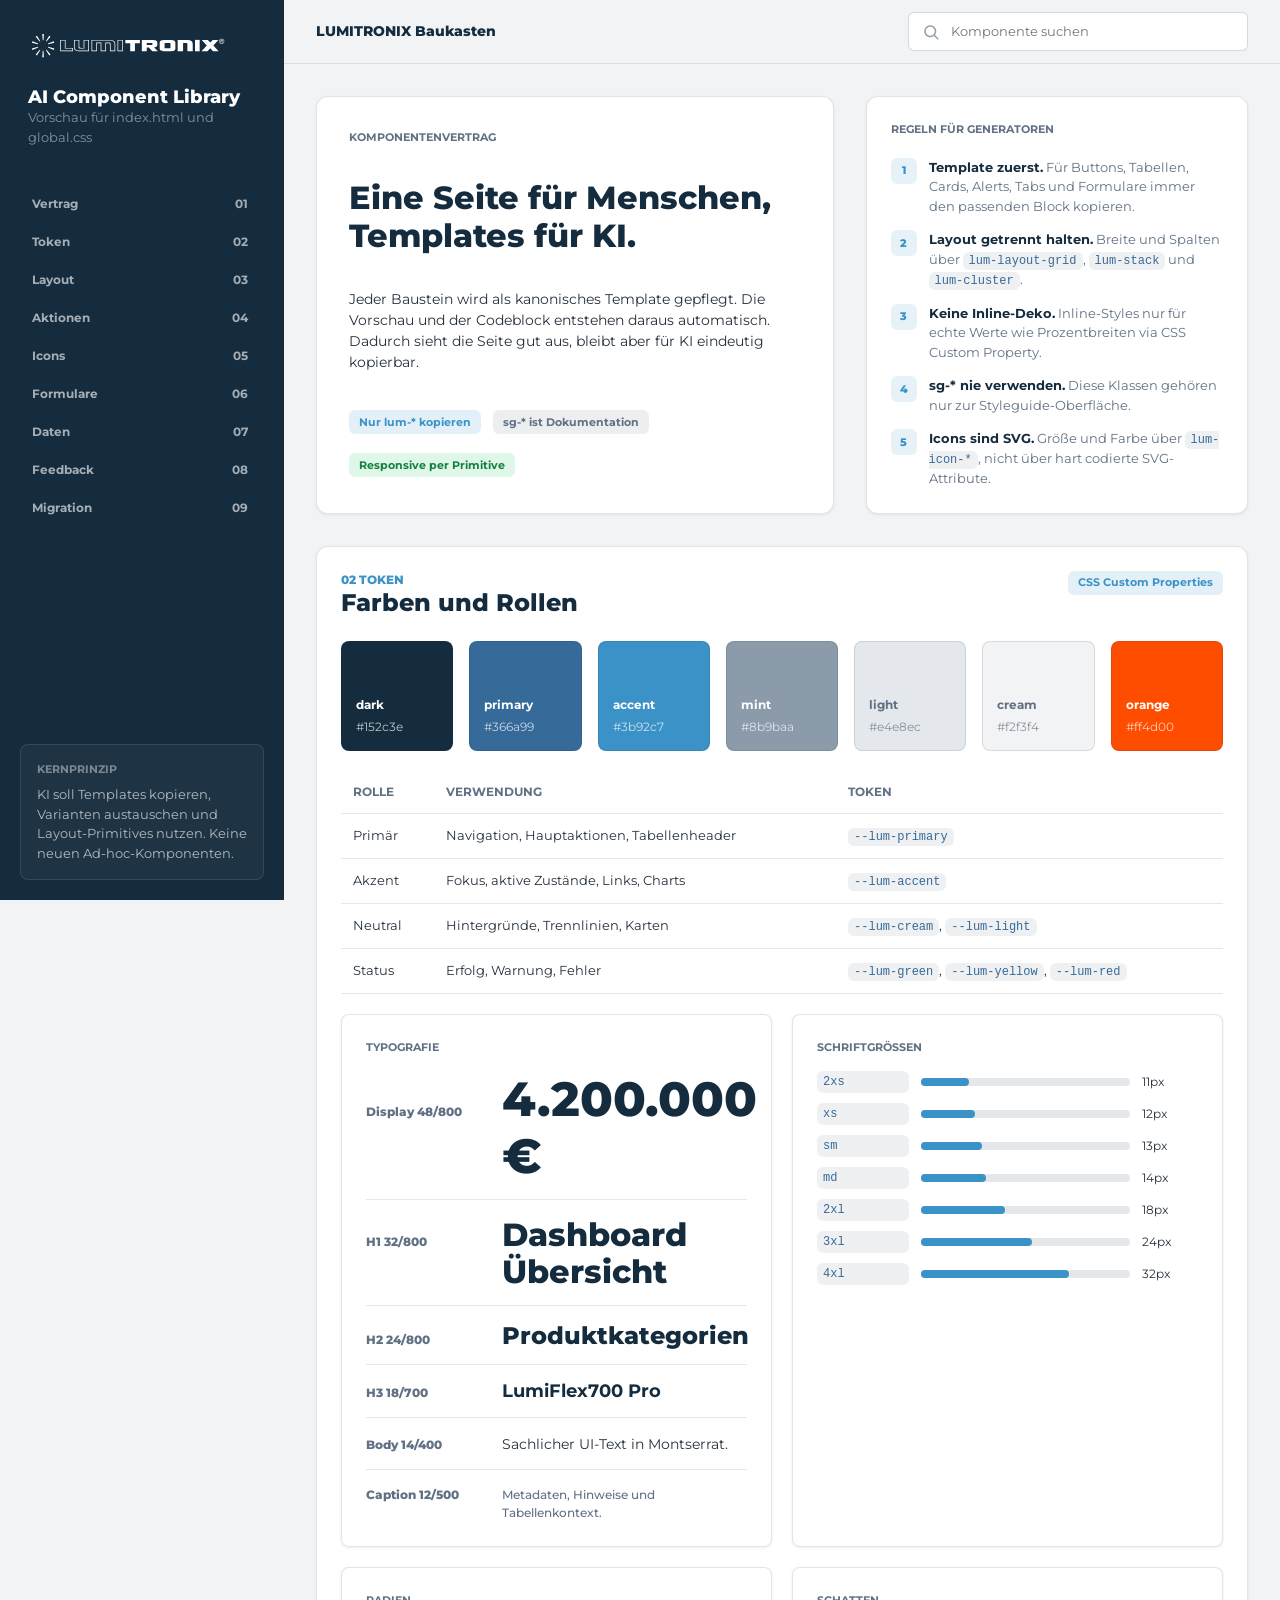
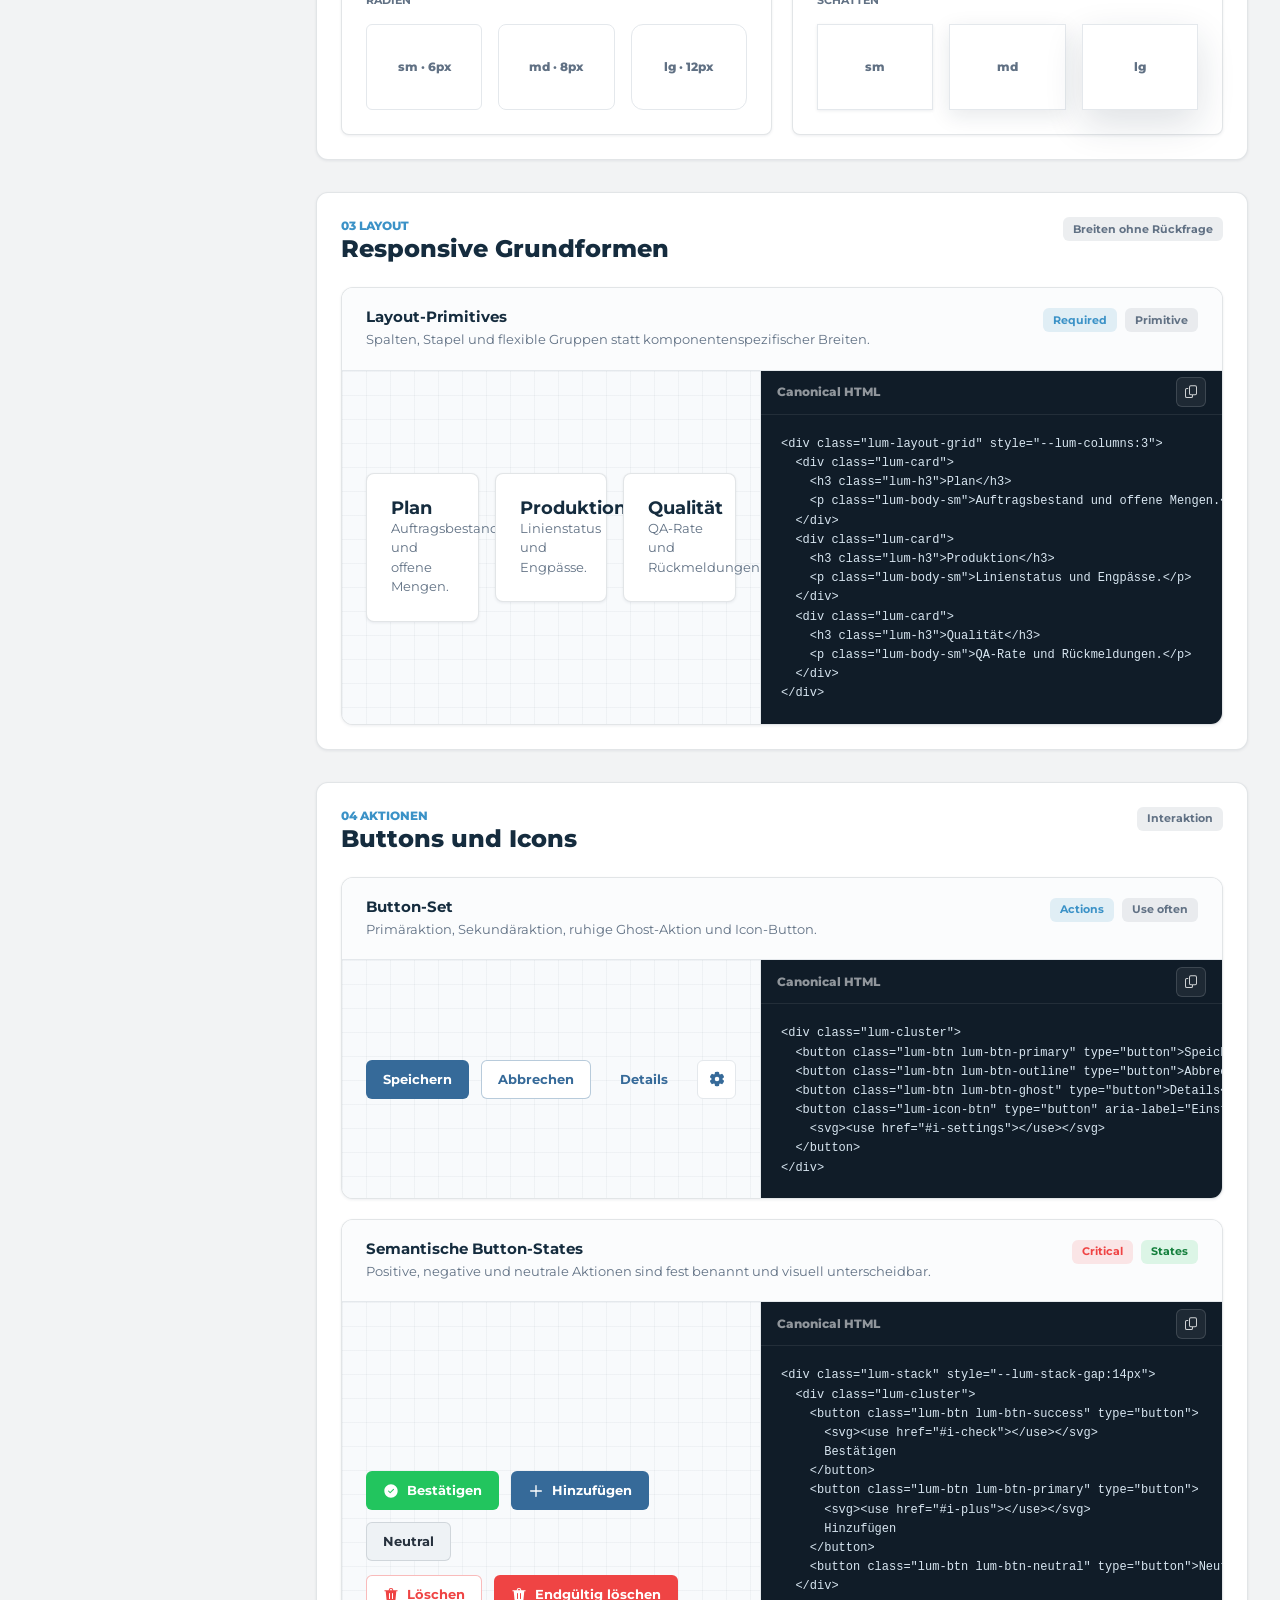
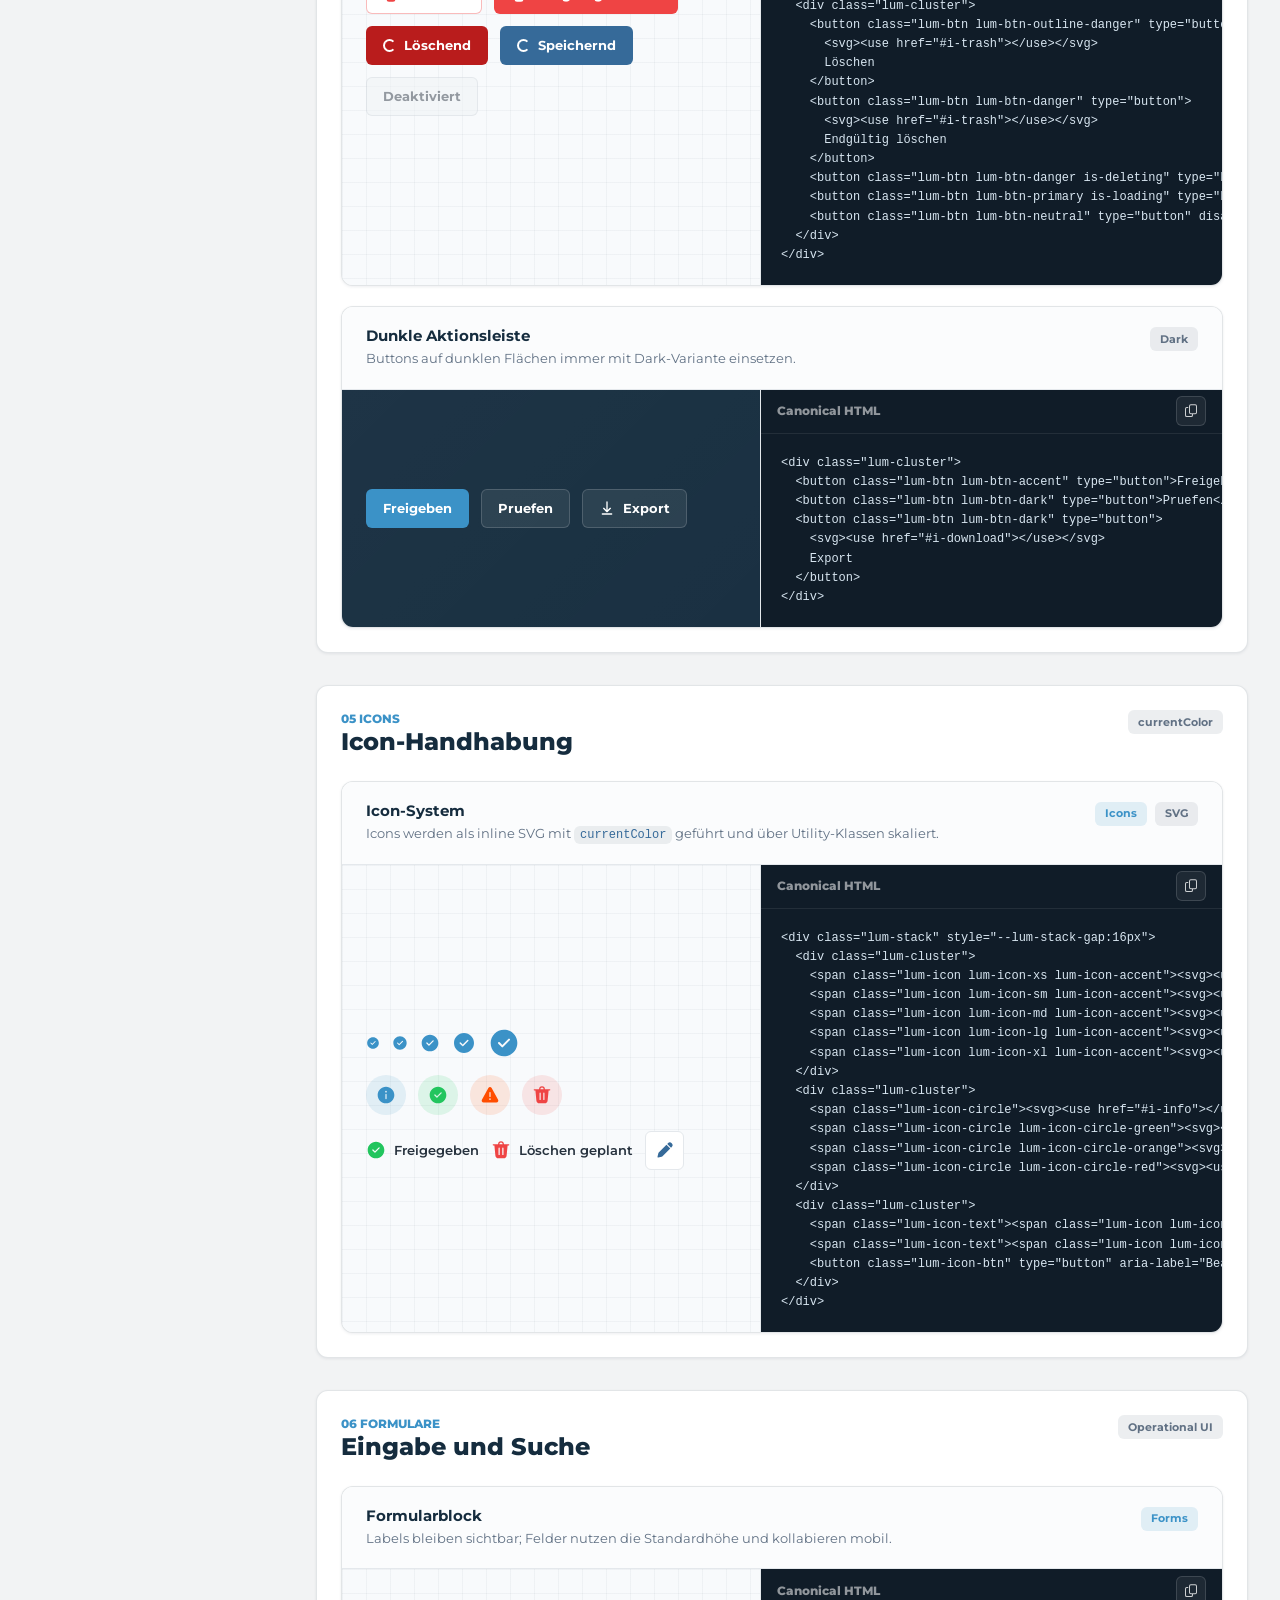
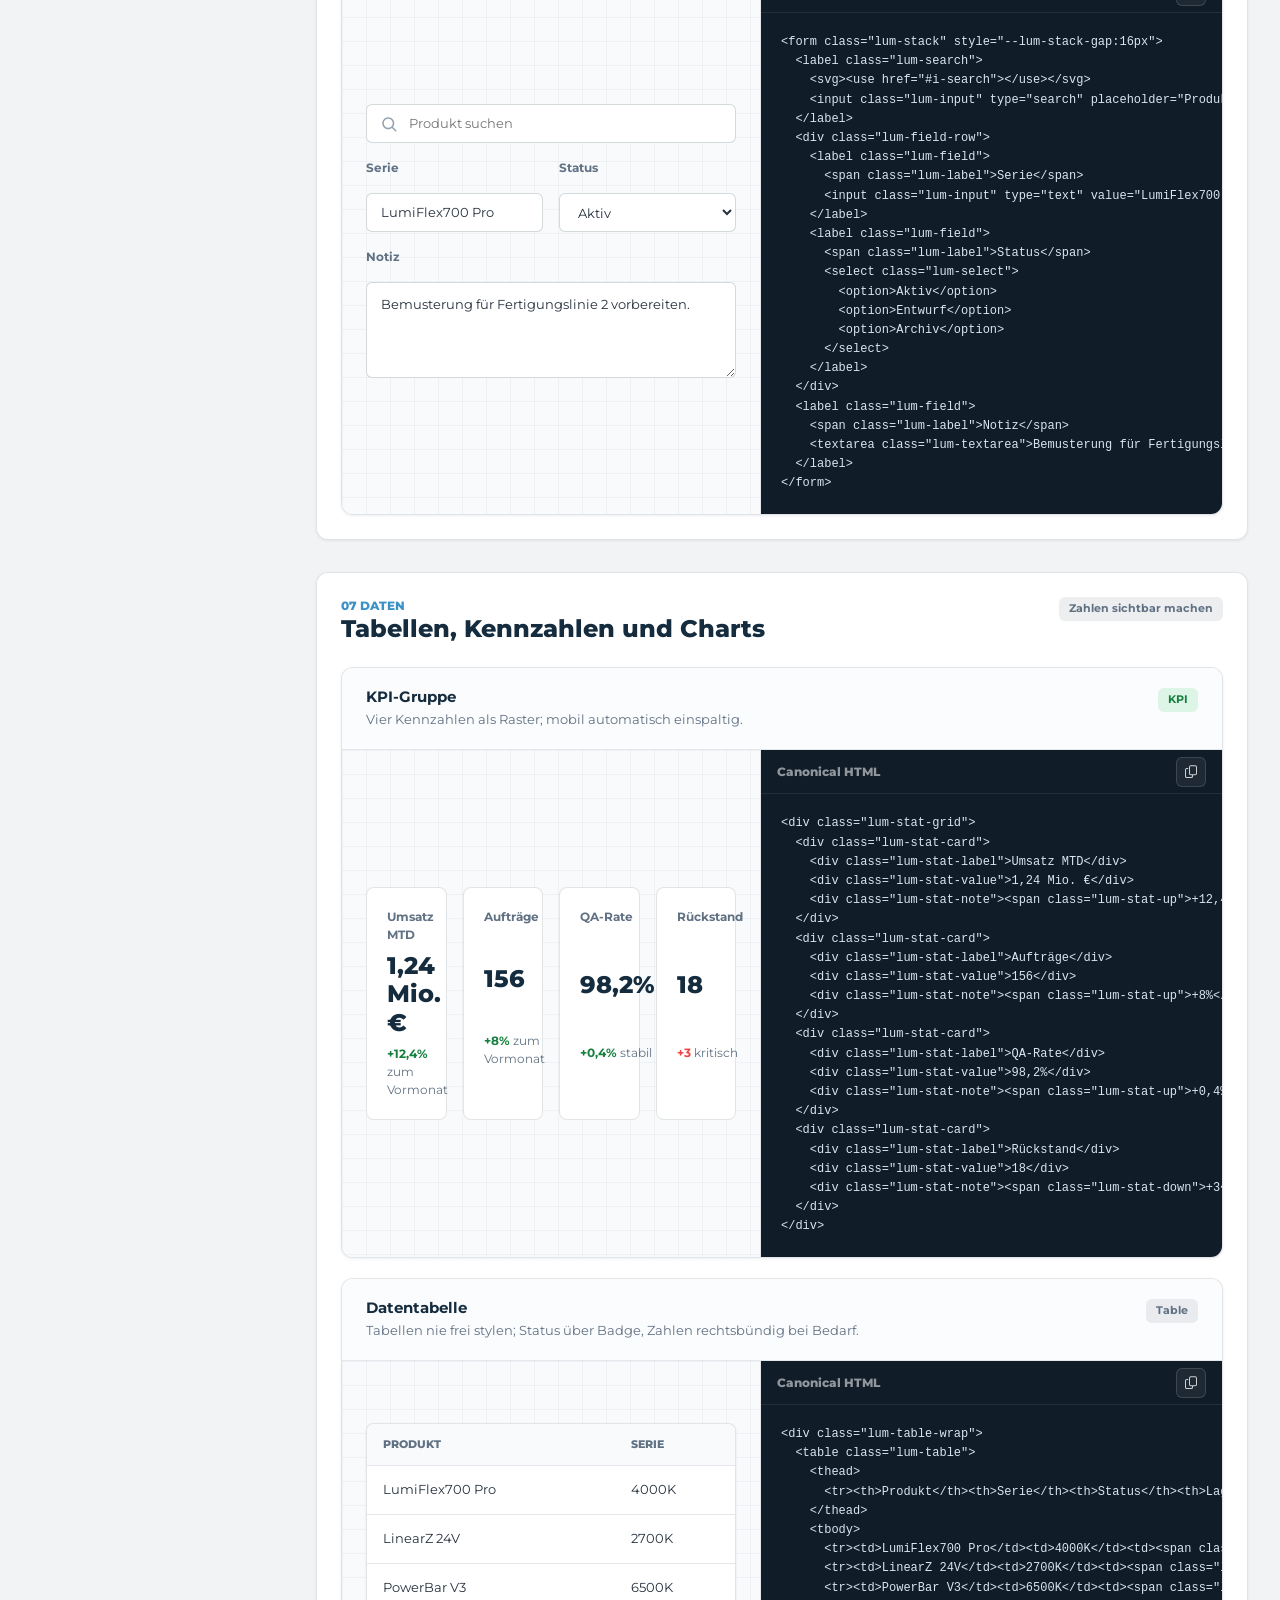
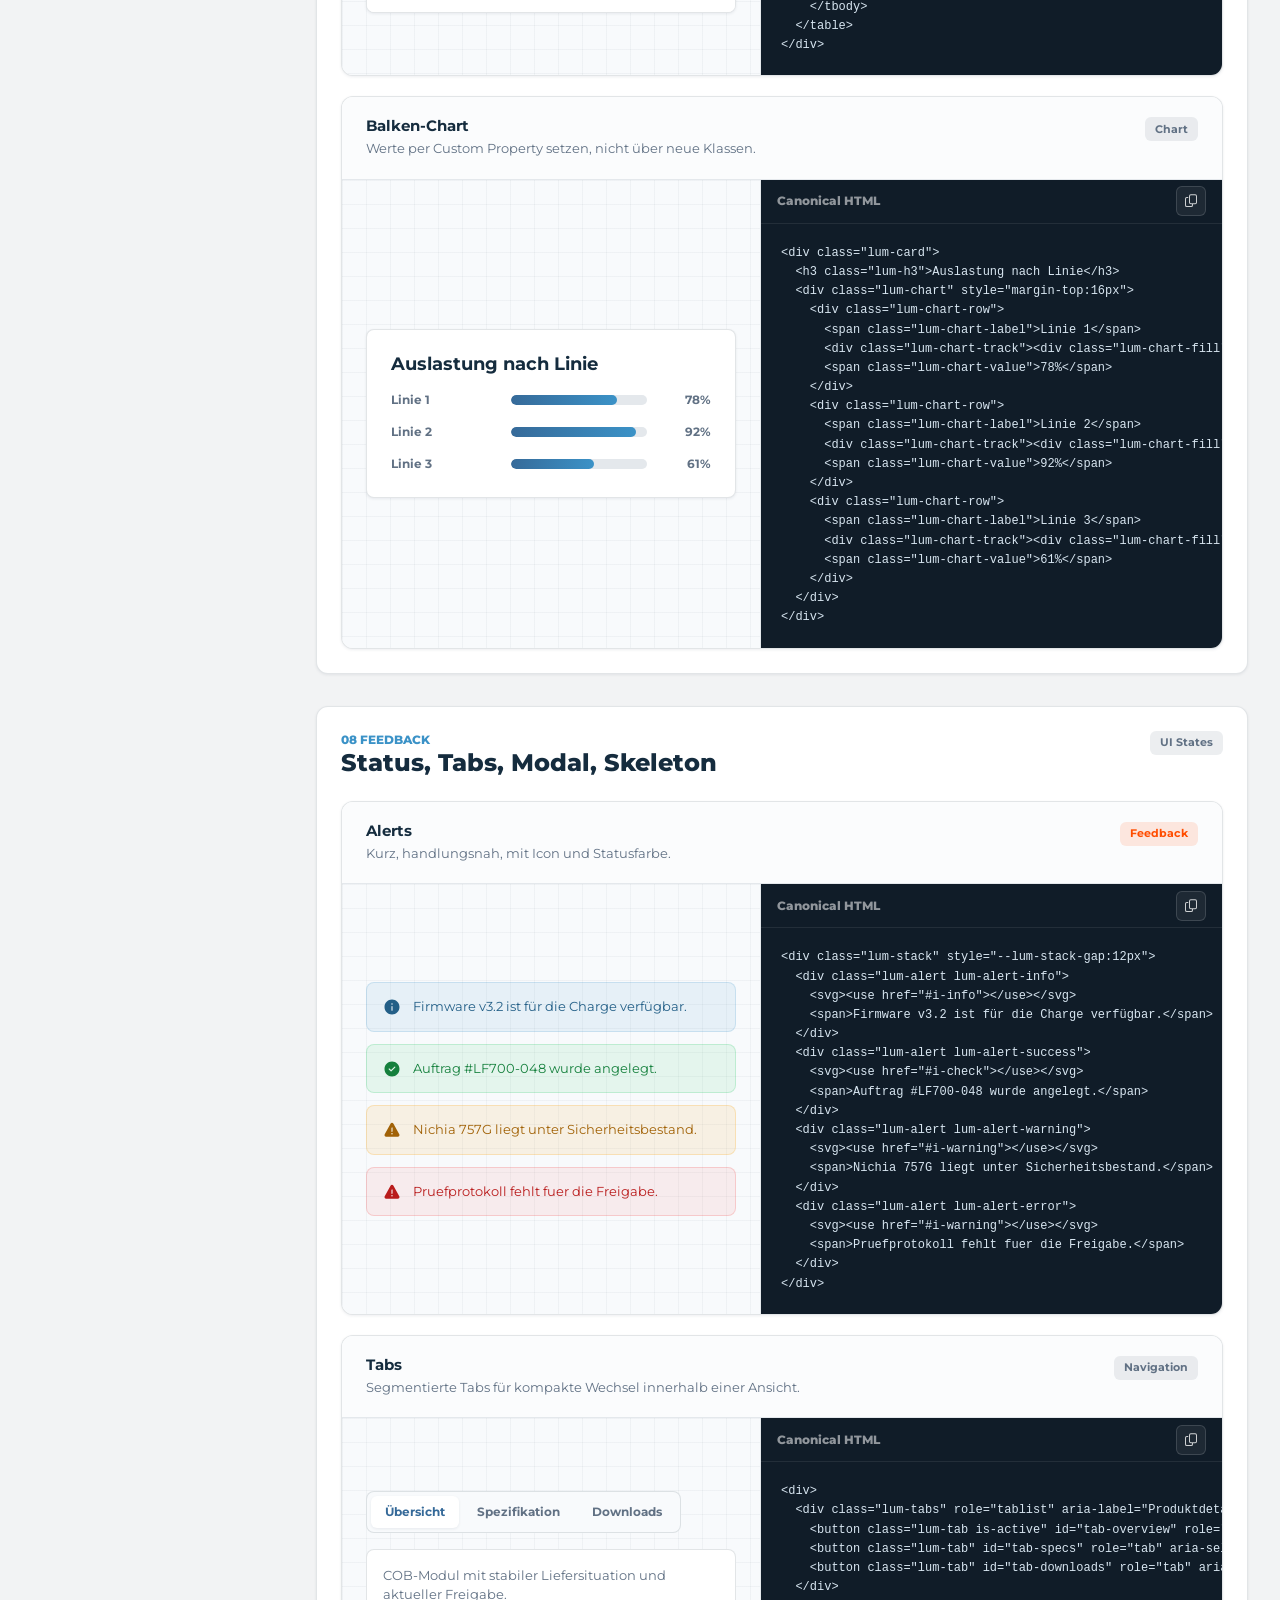
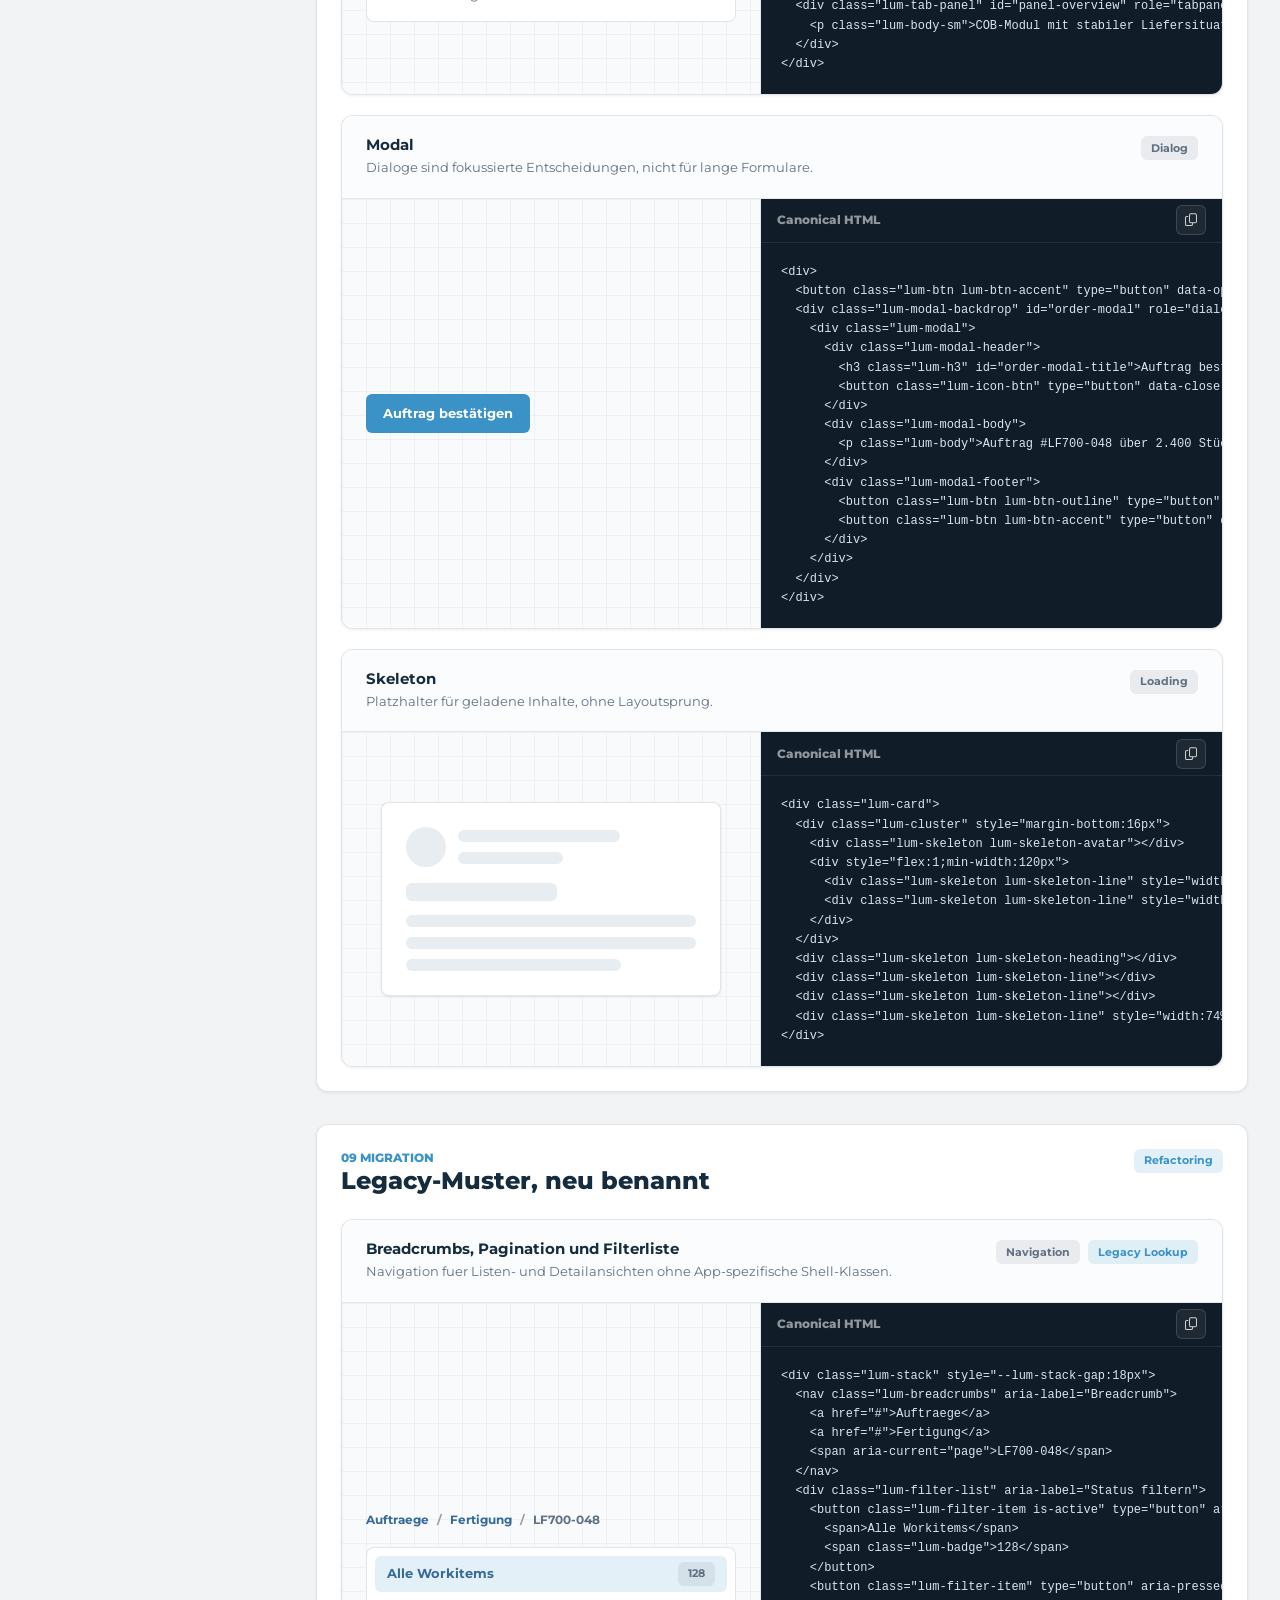
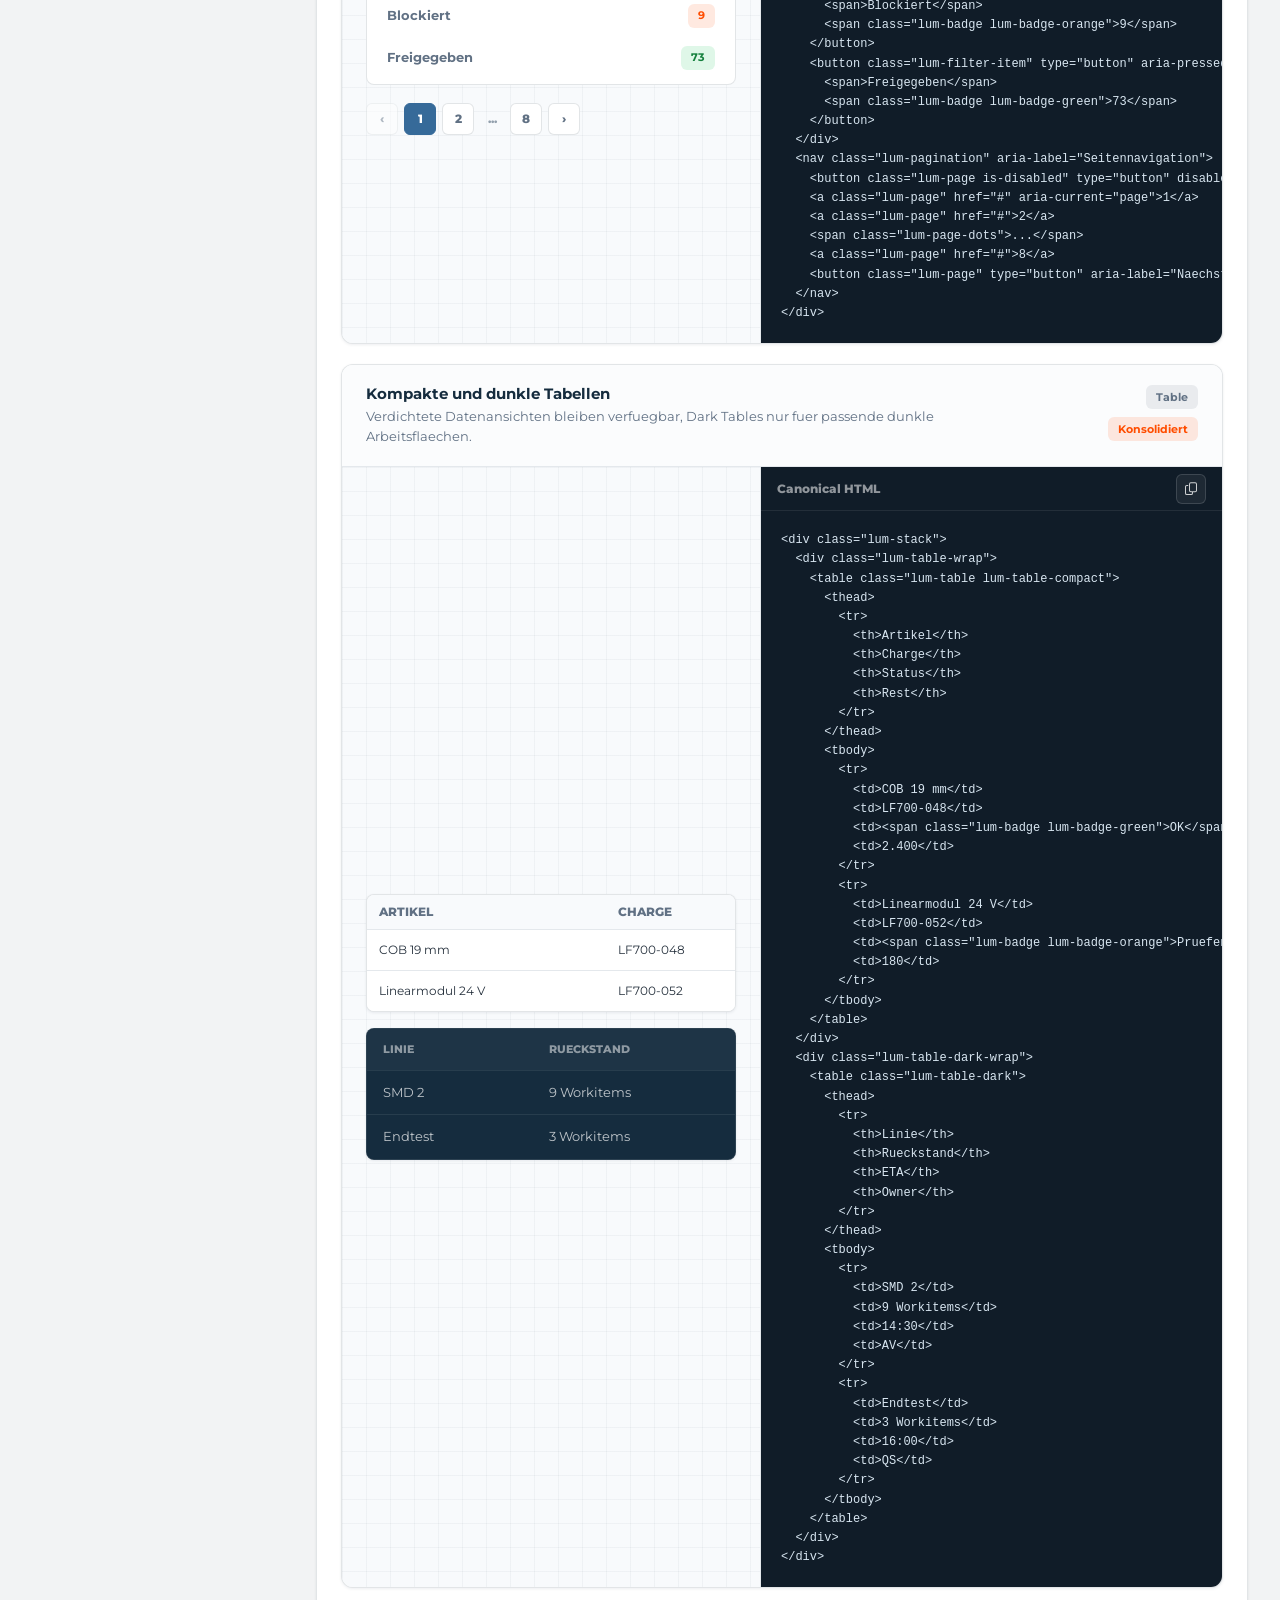
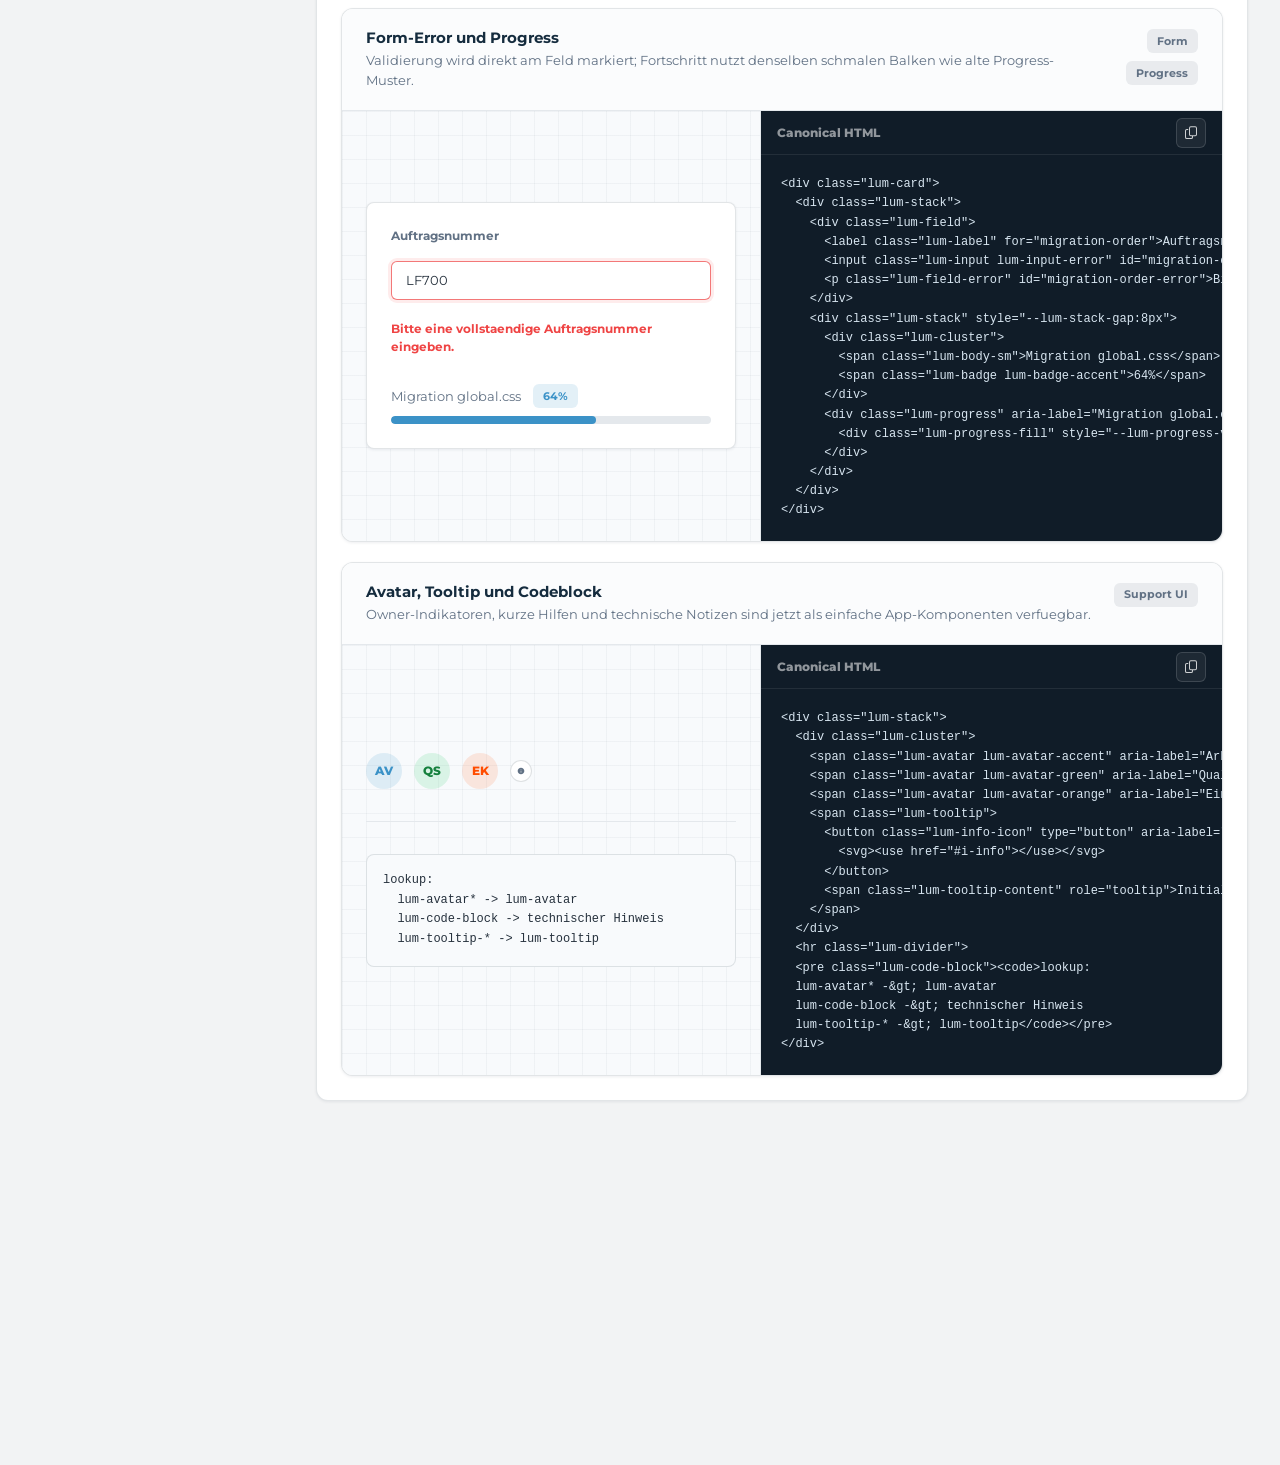
<file: index.html>
<!DOCTYPE html>
<html lang="de">
<head>
<meta charset="UTF-8">
<meta name="viewport" content="width=device-width, initial-scale=1.0">
<title>LUMITRONIX AI Component Library</title>
<link rel="stylesheet" href="./global.css">
<link href="https://fonts.googleapis.com/css2?family=Montserrat:wght@400;500;600;700;800&display=swap" rel="stylesheet">
</head>
<body>
<svg width="0" height="0" aria-hidden="true" focusable="false" style="position:absolute">
  <symbol id="i-copy" viewBox="0 0 24 24"><path d="M9 4.75A2.75 2.75 0 0 1 11.75 2h6.5A2.75 2.75 0 0 1 21 4.75v9.5A2.75 2.75 0 0 1 18.25 17h-6.5A2.75 2.75 0 0 1 9 14.25zm2.75-1.25c-.69 0-1.25.56-1.25 1.25v9.5c0 .69.56 1.25 1.25 1.25h6.5c.69 0 1.25-.56 1.25-1.25v-9.5c0-.69-.56-1.25-1.25-1.25zM3 8.75A2.75 2.75 0 0 1 5.75 6h1.5a.75.75 0 0 1 0 1.5h-1.5C5.06 7.5 4.5 8.06 4.5 8.75v9.5c0 .69.56 1.25 1.25 1.25h6.5c.69 0 1.25-.56 1.25-1.25v-1.5a.75.75 0 0 1 1.5 0v1.5A2.75 2.75 0 0 1 12.25 21h-6.5A2.75 2.75 0 0 1 3 18.25z"/></symbol>
  <symbol id="i-search" viewBox="0 0 24 24"><path d="M15.843 17.368a8 8 0 1 1 1.428-1.4l4.427 4.316a1 1 0 1 1-1.396 1.432zM17 11a6 6 0 1 0-12 0a6 6 0 0 0 12 0"/></symbol>
  <symbol id="i-check" viewBox="0 0 24 24"><path d="M12 2c5.523 0 10 4.477 10 10s-4.477 10-10 10S2 17.523 2 12S6.477 2 12 2m3.22 6.97l-4.47 4.47l-1.97-1.97a.75.75 0 0 0-1.06 1.06l2.5 2.5a.75.75 0 0 0 1.06 0l5-5a.75.75 0 1 0-1.06-1.06"/></symbol>
  <symbol id="i-info" viewBox="0 0 24 24"><path d="M12.002 1.999c5.523 0 10.001 4.478 10.001 10.002c0 5.523-4.478 10.001-10.001 10.001C6.478 22.002 2 17.524 2 12.001C2 6.477 6.478 1.999 12.002 1.999M12 10.5a.75.75 0 0 0-.75.75v5a.75.75 0 0 0 1.5 0v-5a.75.75 0 0 0-.75-.75M12 9a1 1 0 1 0 0-2a1 1 0 0 0 0 2"/></symbol>
  <symbol id="i-warning" viewBox="0 0 24 24"><path d="M10.03 3.659c.856-1.548 3.081-1.548 3.937 0l7.746 14.001c.83 1.5-.255 3.34-1.969 3.34H4.254c-1.715 0-2.8-1.84-1.97-3.34zM12.997 17A.999.999 0 1 0 11 17a.999.999 0 0 0 1.997 0m-.259-7.853a.75.75 0 0 0-1.493.103l.004 4.501l.007.102a.75.75 0 0 0 1.493-.103l-.004-4.502z"/></symbol>
  <symbol id="i-close" viewBox="0 0 24 24"><path d="M4.397 4.554l.073-.084a.75.75 0 0 1 .976-.073l.084.073L12 10.939l6.47-6.47a.75.75 0 1 1 1.06 1.061L13.061 12l6.47 6.47a.75.75 0 0 1-1.061 1.06L12 13.061l-6.47 6.47a.75.75 0 0 1-1.06-1.061L10.939 12l-6.47-6.47a.75.75 0 0 1-.072-.976"/></symbol>
  <symbol id="i-download" viewBox="0 0 24 24"><path d="M13 3a1 1 0 1 0-2 0v12.086l-3.293-3.293a1 1 0 0 0-1.414 1.414l5 5a1 1 0 0 0 1.414 0l5-5a1 1 0 0 0-1.414-1.414L13 15.086zM5 20a1 1 0 1 0 0 2h14a1 1 0 1 0 0-2z"/></symbol>
  <symbol id="i-settings" viewBox="0 0 24 24"><path d="M12.012 2.25c.734.008 1.465.093 2.182.253a.75.75 0 0 1 .582.649l.17 1.527a1.384 1.384 0 0 0 1.927 1.116l1.4-.615a.75.75 0 0 1 .85.174a9.8 9.8 0 0 1 2.205 3.792a.75.75 0 0 1-.272.825l-1.241.916a1.38 1.38 0 0 0 0 2.226l1.243.915a.75.75 0 0 1 .272.826a9.8 9.8 0 0 1-2.204 3.792a.75.75 0 0 1-.849.175l-1.406-.617a1.38 1.38 0 0 0-1.926 1.114l-.17 1.526a.75.75 0 0 1-.571.647a9.5 9.5 0 0 1-4.406 0a.75.75 0 0 1-.572-.647l-.169-1.524a1.382 1.382 0 0 0-1.925-1.11l-1.406.616a.75.75 0 0 1-.85-.175a9.8 9.8 0 0 1-2.203-3.796a.75.75 0 0 1 .272-.826l1.243-.916a1.38 1.38 0 0 0 0-2.226l-1.243-.914a.75.75 0 0 1-.272-.826a9.8 9.8 0 0 1 2.205-3.792a.75.75 0 0 1 .85-.174l1.4.615a1.387 1.387 0 0 0 1.93-1.118l.17-1.526a.75.75 0 0 1 .583-.65q1.074-.238 2.201-.252M12 9a3 3 0 1 0 0 6a3 3 0 0 0 0-6"/></symbol>
  <symbol id="i-plus" viewBox="0 0 24 24"><path d="M11.883 3.007L12 3a1 1 0 0 1 .993.883L13 4v7h7a1 1 0 0 1 .993.883L21 12a1 1 0 0 1-.883.993L20 13h-7v7a1 1 0 0 1-.883.993L12 21a1 1 0 0 1-.993-.883L11 20v-7H4a1 1 0 0 1-.993-.883L3 12a1 1 0 0 1 .883-.993L4 11h7V4a1 1 0 0 1 .883-.993"/></symbol>
  <symbol id="i-trash" viewBox="0 0 24 24"><path d="M10 5h4a2 2 0 1 0-4 0M8.5 5a3.5 3.5 0 1 1 7 0h5.75a.75.75 0 0 1 0 1.5h-1.32l-1.17 12.111A3.75 3.75 0 0 1 15.026 22H8.974a3.75 3.75 0 0 1-3.733-3.389L4.07 6.5H2.75a.75.75 0 0 1 0-1.5zm2 4.75a.75.75 0 0 0-1.5 0v7.5a.75.75 0 0 0 1.5 0zM14.25 9a.75.75 0 0 0-.75.75v7.5a.75.75 0 0 0 1.5 0v-7.5a.75.75 0 0 0-.75-.75"/></symbol>
  <symbol id="i-edit" viewBox="0 0 24 24"><path d="M15.891 3.048a3.578 3.578 0 1 1 5.061 5.06l-.892.893L15 3.94zM13.94 5.001L3.94 15a3.1 3.1 0 0 0-.825 1.476L2.02 21.078a.75.75 0 0 0 .904.903l4.601-1.096a3.1 3.1 0 0 0 1.477-.825L19 10.061z"/></symbol>
</svg>

<div class="sg-app">
  <aside class="sg-sidebar">
    <div class="sg-brand">
      <img class="sg-logo" src="./Logo_negativ_ohne_Claim.svg" alt="LUMITRONIX">
      <div>
        <h1 class="sg-title">AI Component Library</h1>
        <p class="sg-subtitle">Vorschau für index.html und global.css</p>
      </div>
    </div>

    <nav class="sg-nav" aria-label="Komponenten">
      <a href="#contract">Vertrag <span>01</span></a>
      <a href="#tokens">Token <span>02</span></a>
      <a href="#layout">Layout <span>03</span></a>
      <a href="#actions">Aktionen <span>04</span></a>
      <a href="#icons">Icons <span>05</span></a>
      <a href="#forms">Formulare <span>06</span></a>
      <a href="#data">Daten <span>07</span></a>
      <a href="#feedback">Feedback <span>08</span></a>
      <a href="#migration">Migration <span>09</span></a>
    </nav>

    <div class="sg-sidebar-footer">
      <p class="lum-overline" style="color:rgba(255,255,255,.42)">Kernprinzip</p>
      <p class="lum-body-sm" style="color:rgba(255,255,255,.66);margin-top:8px">KI soll Templates kopieren, Varianten austauschen und Layout-Primitives nutzen. Keine neuen Ad-hoc-Komponenten.</p>
    </div>
  </aside>

  <main class="sg-main">
    <header class="sg-toolbar">
      <h2 class="sg-toolbar-title">LUMITRONIX Baukasten</h2>
      <div class="sg-toolbar-actions">
        <label class="lum-search sg-search" aria-label="Komponenten filtern">
          <svg><use href="#i-search"></use></svg>
          <input class="lum-input" id="component-search" type="search" placeholder="Komponente suchen">
        </label>
        <select class="lum-select sg-mobile-nav" id="mobile-nav" aria-label="Abschnitt wechseln">
          <option value="#contract">Vertrag</option>
          <option value="#tokens">Token</option>
          <option value="#layout">Layout</option>
          <option value="#actions">Aktionen</option>
          <option value="#icons">Icons</option>
          <option value="#forms">Formulare</option>
          <option value="#data">Daten</option>
          <option value="#feedback">Feedback</option>
          <option value="#migration">Migration</option>
        </select>
      </div>
    </header>

    <div class="sg-content">
      <section class="sg-intro" id="contract">
        <div class="sg-intro-panel">
          <p class="lum-overline">Komponentenvertrag</p>
          <h1 class="lum-h1">Eine Seite für Menschen, Templates für KI.</h1>
          <p class="lum-body">Jeder Baustein wird als kanonisches Template gepflegt. Die Vorschau und der Codeblock entstehen daraus automatisch. Dadurch sieht die Seite gut aus, bleibt aber für KI eindeutig kopierbar.</p>
          <div class="lum-cluster">
            <span class="lum-badge lum-badge-accent">Nur lum-* kopieren</span>
            <span class="lum-badge">sg-* ist Dokumentation</span>
            <span class="lum-badge lum-badge-green">Responsive per Primitive</span>
          </div>
        </div>
        <div class="sg-contract-panel">
          <p class="lum-overline">Regeln für Generatoren</p>
          <ol class="sg-rule-list">
            <li><span class="sg-rule-index">1</span><span><strong>Template zuerst.</strong> Für Buttons, Tabellen, Cards, Alerts, Tabs und Formulare immer den passenden Block kopieren.</span></li>
            <li><span class="sg-rule-index">2</span><span><strong>Layout getrennt halten.</strong> Breite und Spalten über <code class="sg-code-inline">lum-layout-grid</code>, <code class="sg-code-inline">lum-stack</code> und <code class="sg-code-inline">lum-cluster</code>.</span></li>
            <li><span class="sg-rule-index">3</span><span><strong>Keine Inline-Deko.</strong> Inline-Styles nur für echte Werte wie Prozentbreiten via CSS Custom Property.</span></li>
            <li><span class="sg-rule-index">4</span><span><strong>sg-* nie verwenden.</strong> Diese Klassen gehören nur zur Styleguide-Oberfläche.</span></li>
            <li><span class="sg-rule-index">5</span><span><strong>Icons sind SVG.</strong> Größe und Farbe über <code class="sg-code-inline">lum-icon-*</code>, nicht über hart codierte SVG-Attribute.</span></li>
          </ol>
        </div>
      </section>

      <section class="sg-section" id="tokens">
        <div class="sg-section-header">
          <div>
            <div class="sg-section-kicker">02 Token</div>
            <h2 class="lum-h2">Farben und Rollen</h2>
          </div>
          <span class="lum-badge lum-badge-accent">CSS Custom Properties</span>
        </div>
        <div class="sg-section-body">
          <div class="sg-color-grid">
            <div class="sg-swatch" style="--swatch:#152c3e"><strong>dark</strong><span>#152c3e</span></div>
            <div class="sg-swatch" style="--swatch:#366a99"><strong>primary</strong><span>#366a99</span></div>
            <div class="sg-swatch" style="--swatch:#3b92c7"><strong>accent</strong><span>#3b92c7</span></div>
            <div class="sg-swatch" style="--swatch:#8b9baa"><strong>mint</strong><span>#8b9baa</span></div>
            <div class="sg-swatch" style="--swatch:#e4e8ec;--swatch-text:#617184"><strong>light</strong><span>#e4e8ec</span></div>
            <div class="sg-swatch" style="--swatch:#f2f3f4;--swatch-text:#617184"><strong>cream</strong><span>#f2f3f4</span></div>
            <div class="sg-swatch" style="--swatch:#ff4d00"><strong>orange</strong><span>#ff4d00</span></div>
          </div>
          <table class="sg-token-table">
            <thead><tr><th>Rolle</th><th>Verwendung</th><th>Token</th></tr></thead>
            <tbody>
              <tr><td>Primär</td><td>Navigation, Hauptaktionen, Tabellenheader</td><td><code>--lum-primary</code></td></tr>
              <tr><td>Akzent</td><td>Fokus, aktive Zustände, Links, Charts</td><td><code>--lum-accent</code></td></tr>
              <tr><td>Neutral</td><td>Hintergründe, Trennlinien, Karten</td><td><code>--lum-cream</code>, <code>--lum-light</code></td></tr>
              <tr><td>Status</td><td>Erfolg, Warnung, Fehler</td><td><code>--lum-green</code>, <code>--lum-yellow</code>, <code>--lum-red</code></td></tr>
            </tbody>
          </table>
          <div class="sg-foundation-grid">
            <div class="lum-card">
              <p class="lum-overline">Typografie</p>
              <div class="sg-type-list" style="margin-top:16px">
                <div class="sg-type-row"><span class="sg-type-meta">Display 48/800</span><span class="lum-display">4.200.000 €</span></div>
                <div class="sg-type-row"><span class="sg-type-meta">H1 32/800</span><span class="lum-h1">Dashboard Übersicht</span></div>
                <div class="sg-type-row"><span class="sg-type-meta">H2 24/800</span><span class="lum-h2">Produktkategorien</span></div>
                <div class="sg-type-row"><span class="sg-type-meta">H3 18/700</span><span class="lum-h3">LumiFlex700 Pro</span></div>
                <div class="sg-type-row"><span class="sg-type-meta">Body 14/400</span><span class="lum-body">Sachlicher UI-Text in Montserrat.</span></div>
                <div class="sg-type-row"><span class="sg-type-meta">Caption 12/500</span><span class="lum-caption">Metadaten, Hinweise und Tabellenkontext.</span></div>
              </div>
            </div>
            <div class="lum-card">
              <p class="lum-overline">Schriftgrößen</p>
              <div class="sg-scale-list" style="margin-top:16px">
                <div class="sg-scale-row"><code class="sg-code-inline">2xs</code><div class="sg-scale-bar"><span style="--value:23%"></span></div><span>11px</span></div>
                <div class="sg-scale-row"><code class="sg-code-inline">xs</code><div class="sg-scale-bar"><span style="--value:26%"></span></div><span>12px</span></div>
                <div class="sg-scale-row"><code class="sg-code-inline">sm</code><div class="sg-scale-bar"><span style="--value:29%"></span></div><span>13px</span></div>
                <div class="sg-scale-row"><code class="sg-code-inline">md</code><div class="sg-scale-bar"><span style="--value:31%"></span></div><span>14px</span></div>
                <div class="sg-scale-row"><code class="sg-code-inline">2xl</code><div class="sg-scale-bar"><span style="--value:40%"></span></div><span>18px</span></div>
                <div class="sg-scale-row"><code class="sg-code-inline">3xl</code><div class="sg-scale-bar"><span style="--value:53%"></span></div><span>24px</span></div>
                <div class="sg-scale-row"><code class="sg-code-inline">4xl</code><div class="sg-scale-bar"><span style="--value:71%"></span></div><span>32px</span></div>
              </div>
            </div>
          </div>
          <div class="sg-foundation-grid">
            <div class="lum-card">
              <p class="lum-overline">Radien</p>
              <div class="sg-radius-grid" style="margin-top:16px">
                <div class="sg-radius-sample sg-radius-sm">sm · 6px</div>
                <div class="sg-radius-sample sg-radius-md">md · 8px</div>
                <div class="sg-radius-sample sg-radius-lg">lg · 12px</div>
              </div>
            </div>
            <div class="lum-card">
              <p class="lum-overline">Schatten</p>
              <div class="sg-shadow-grid" style="margin-top:16px">
                <div class="sg-shadow-sample sg-shadow-sm">sm</div>
                <div class="sg-shadow-sample sg-shadow-md">md</div>
                <div class="sg-shadow-sample sg-shadow-lg">lg</div>
              </div>
            </div>
          </div>
        </div>
      </section>

      <section class="sg-section" id="layout">
        <div class="sg-section-header">
          <div>
            <div class="sg-section-kicker">03 Layout</div>
            <h2 class="lum-h2">Responsive Grundformen</h2>
          </div>
          <span class="lum-badge">Breiten ohne Rückfrage</span>
        </div>
        <div class="sg-section-body">
          <article class="sg-component" data-component="layout grid stack cluster responsive">
            <div class="sg-component-head">
              <div class="sg-component-title"><h3>Layout-Primitives</h3><p>Spalten, Stapel und flexible Gruppen statt komponentenspezifischer Breiten.</p></div>
              <div class="sg-component-tags"><span class="lum-badge lum-badge-accent">Required</span><span class="lum-badge">Primitive</span></div>
            </div>
            <div class="sg-component-body">
              <div class="sg-preview"><div class="sg-preview-inner"></div></div>
              <div class="sg-code-panel">
                <div class="sg-code-toolbar"><span class="sg-code-label">Canonical HTML</span><button class="sg-copy" type="button" aria-label="Code kopieren"><svg><use href="#i-copy"></use></svg></button></div>
                <pre><code></code></pre>
              </div>
            </div>
            <template>
<div class="lum-layout-grid" style="--lum-columns:3">
  <div class="lum-card">
    <h3 class="lum-h3">Plan</h3>
    <p class="lum-body-sm">Auftragsbestand und offene Mengen.</p>
  </div>
  <div class="lum-card">
    <h3 class="lum-h3">Produktion</h3>
    <p class="lum-body-sm">Linienstatus und Engpässe.</p>
  </div>
  <div class="lum-card">
    <h3 class="lum-h3">Qualität</h3>
    <p class="lum-body-sm">QA-Rate und Rückmeldungen.</p>
  </div>
</div>
            </template>
          </article>
        </div>
      </section>

      <section class="sg-section" id="actions">
        <div class="sg-section-header">
          <div>
            <div class="sg-section-kicker">04 Aktionen</div>
            <h2 class="lum-h2">Buttons und Icons</h2>
          </div>
          <span class="lum-badge">Interaktion</span>
        </div>
        <div class="sg-section-body">
          <article class="sg-component" data-component="button action primary secondary icon">
            <div class="sg-component-head">
              <div class="sg-component-title"><h3>Button-Set</h3><p>Primäraktion, Sekundäraktion, ruhige Ghost-Aktion und Icon-Button.</p></div>
              <div class="sg-component-tags"><span class="lum-badge lum-badge-accent">Actions</span><span class="lum-badge">Use often</span></div>
            </div>
            <div class="sg-component-body">
              <div class="sg-preview"><div class="sg-preview-inner"></div></div>
              <div class="sg-code-panel">
                <div class="sg-code-toolbar"><span class="sg-code-label">Canonical HTML</span><button class="sg-copy" type="button" aria-label="Code kopieren"><svg><use href="#i-copy"></use></svg></button></div>
                <pre><code></code></pre>
              </div>
            </div>
            <template>
<div class="lum-cluster">
  <button class="lum-btn lum-btn-primary" type="button">Speichern</button>
  <button class="lum-btn lum-btn-outline" type="button">Abbrechen</button>
  <button class="lum-btn lum-btn-ghost" type="button">Details</button>
  <button class="lum-icon-btn" type="button" aria-label="Einstellungen">
    <svg><use href="#i-settings"></use></svg>
  </button>
</div>
            </template>
          </article>

          <article class="sg-component" data-component="button state positive negative neutral confirm add delete deleting disabled loading">
            <div class="sg-component-head">
              <div class="sg-component-title"><h3>Semantische Button-States</h3><p>Positive, negative und neutrale Aktionen sind fest benannt und visuell unterscheidbar.</p></div>
              <div class="sg-component-tags"><span class="lum-badge lum-badge-red">Critical</span><span class="lum-badge lum-badge-green">States</span></div>
            </div>
            <div class="sg-component-body">
              <div class="sg-preview"><div class="sg-preview-inner" style="--sg-preview-width:720px"></div></div>
              <div class="sg-code-panel">
                <div class="sg-code-toolbar"><span class="sg-code-label">Canonical HTML</span><button class="sg-copy" type="button" aria-label="Code kopieren"><svg><use href="#i-copy"></use></svg></button></div>
                <pre><code></code></pre>
              </div>
            </div>
            <template>
<div class="lum-stack" style="--lum-stack-gap:14px">
  <div class="lum-cluster">
    <button class="lum-btn lum-btn-success" type="button">
      <svg><use href="#i-check"></use></svg>
      Bestätigen
    </button>
    <button class="lum-btn lum-btn-primary" type="button">
      <svg><use href="#i-plus"></use></svg>
      Hinzufügen
    </button>
    <button class="lum-btn lum-btn-neutral" type="button">Neutral</button>
  </div>
  <div class="lum-cluster">
    <button class="lum-btn lum-btn-outline-danger" type="button">
      <svg><use href="#i-trash"></use></svg>
      Löschen
    </button>
    <button class="lum-btn lum-btn-danger" type="button">
      <svg><use href="#i-trash"></use></svg>
      Endgültig löschen
    </button>
    <button class="lum-btn lum-btn-danger is-deleting" type="button">Löschend</button>
    <button class="lum-btn lum-btn-primary is-loading" type="button">Speichernd</button>
    <button class="lum-btn lum-btn-neutral" type="button" disabled>Deaktiviert</button>
  </div>
</div>
            </template>
          </article>

          <article class="sg-component" data-component="dark button hero action">
            <div class="sg-component-head">
              <div class="sg-component-title"><h3>Dunkle Aktionsleiste</h3><p>Buttons auf dunklen Flächen immer mit Dark-Variante einsetzen.</p></div>
              <div class="sg-component-tags"><span class="lum-badge">Dark</span></div>
            </div>
            <div class="sg-component-body">
              <div class="sg-preview sg-preview-dark"><div class="sg-preview-inner"></div></div>
              <div class="sg-code-panel">
                <div class="sg-code-toolbar"><span class="sg-code-label">Canonical HTML</span><button class="sg-copy" type="button" aria-label="Code kopieren"><svg><use href="#i-copy"></use></svg></button></div>
                <pre><code></code></pre>
              </div>
            </div>
            <template>
<div class="lum-cluster">
  <button class="lum-btn lum-btn-accent" type="button">Freigeben</button>
  <button class="lum-btn lum-btn-dark" type="button">Pruefen</button>
  <button class="lum-btn lum-btn-dark" type="button">
    <svg><use href="#i-download"></use></svg>
    Export
  </button>
</div>
            </template>
          </article>
        </div>
      </section>

      <section class="sg-section" id="icons">
        <div class="sg-section-header">
          <div>
            <div class="sg-section-kicker">05 Icons</div>
            <h2 class="lum-h2">Icon-Handhabung</h2>
          </div>
          <span class="lum-badge">currentColor</span>
        </div>
        <div class="sg-section-body">
          <article class="sg-component" data-component="icon handling size color icon button icon text svg currentcolor">
            <div class="sg-component-head">
              <div class="sg-component-title"><h3>Icon-System</h3><p>Icons werden als inline SVG mit <code class="sg-code-inline">currentColor</code> geführt und über Utility-Klassen skaliert.</p></div>
              <div class="sg-component-tags"><span class="lum-badge lum-badge-accent">Icons</span><span class="lum-badge">SVG</span></div>
            </div>
            <div class="sg-component-body">
              <div class="sg-preview"><div class="sg-preview-inner" style="--sg-preview-width:680px"></div></div>
              <div class="sg-code-panel">
                <div class="sg-code-toolbar"><span class="sg-code-label">Canonical HTML</span><button class="sg-copy" type="button" aria-label="Code kopieren"><svg><use href="#i-copy"></use></svg></button></div>
                <pre><code></code></pre>
              </div>
            </div>
            <template>
<div class="lum-stack" style="--lum-stack-gap:16px">
  <div class="lum-cluster">
    <span class="lum-icon lum-icon-xs lum-icon-accent"><svg><use href="#i-check"></use></svg></span>
    <span class="lum-icon lum-icon-sm lum-icon-accent"><svg><use href="#i-check"></use></svg></span>
    <span class="lum-icon lum-icon-md lum-icon-accent"><svg><use href="#i-check"></use></svg></span>
    <span class="lum-icon lum-icon-lg lum-icon-accent"><svg><use href="#i-check"></use></svg></span>
    <span class="lum-icon lum-icon-xl lum-icon-accent"><svg><use href="#i-check"></use></svg></span>
  </div>
  <div class="lum-cluster">
    <span class="lum-icon-circle"><svg><use href="#i-info"></use></svg></span>
    <span class="lum-icon-circle lum-icon-circle-green"><svg><use href="#i-check"></use></svg></span>
    <span class="lum-icon-circle lum-icon-circle-orange"><svg><use href="#i-warning"></use></svg></span>
    <span class="lum-icon-circle lum-icon-circle-red"><svg><use href="#i-trash"></use></svg></span>
  </div>
  <div class="lum-cluster">
    <span class="lum-icon-text"><span class="lum-icon lum-icon-green"><svg><use href="#i-check"></use></svg></span>Freigegeben</span>
    <span class="lum-icon-text"><span class="lum-icon lum-icon-red"><svg><use href="#i-trash"></use></svg></span>Löschen geplant</span>
    <button class="lum-icon-btn" type="button" aria-label="Bearbeiten"><svg><use href="#i-edit"></use></svg></button>
  </div>
</div>
            </template>
          </article>
        </div>
      </section>

      <section class="sg-section" id="forms">
        <div class="sg-section-header">
          <div>
            <div class="sg-section-kicker">06 Formulare</div>
            <h2 class="lum-h2">Eingabe und Suche</h2>
          </div>
          <span class="lum-badge">Operational UI</span>
        </div>
        <div class="sg-section-body">
          <article class="sg-component" data-component="form input select textarea search">
            <div class="sg-component-head">
              <div class="sg-component-title"><h3>Formularblock</h3><p>Labels bleiben sichtbar; Felder nutzen die Standardhöhe und kollabieren mobil.</p></div>
              <div class="sg-component-tags"><span class="lum-badge lum-badge-accent">Forms</span></div>
            </div>
            <div class="sg-component-body">
              <div class="sg-preview"><div class="sg-preview-inner" style="--sg-preview-width:640px"></div></div>
              <div class="sg-code-panel">
                <div class="sg-code-toolbar"><span class="sg-code-label">Canonical HTML</span><button class="sg-copy" type="button" aria-label="Code kopieren"><svg><use href="#i-copy"></use></svg></button></div>
                <pre><code></code></pre>
              </div>
            </div>
            <template>
<form class="lum-stack" style="--lum-stack-gap:16px">
  <label class="lum-search">
    <svg><use href="#i-search"></use></svg>
    <input class="lum-input" type="search" placeholder="Produkt suchen">
  </label>
  <div class="lum-field-row">
    <label class="lum-field">
      <span class="lum-label">Serie</span>
      <input class="lum-input" type="text" value="LumiFlex700 Pro">
    </label>
    <label class="lum-field">
      <span class="lum-label">Status</span>
      <select class="lum-select">
        <option>Aktiv</option>
        <option>Entwurf</option>
        <option>Archiv</option>
      </select>
    </label>
  </div>
  <label class="lum-field">
    <span class="lum-label">Notiz</span>
    <textarea class="lum-textarea">Bemusterung für Fertigungslinie 2 vorbereiten.</textarea>
  </label>
</form>
            </template>
          </article>
        </div>
      </section>

      <section class="sg-section" id="data">
        <div class="sg-section-header">
          <div>
            <div class="sg-section-kicker">07 Daten</div>
            <h2 class="lum-h2">Tabellen, Kennzahlen und Charts</h2>
          </div>
          <span class="lum-badge">Zahlen sichtbar machen</span>
        </div>
        <div class="sg-section-body">
          <article class="sg-component" data-component="stats kpi cards metric">
            <div class="sg-component-head">
              <div class="sg-component-title"><h3>KPI-Gruppe</h3><p>Vier Kennzahlen als Raster; mobil automatisch einspaltig.</p></div>
              <div class="sg-component-tags"><span class="lum-badge lum-badge-green">KPI</span></div>
            </div>
            <div class="sg-component-body">
              <div class="sg-preview"><div class="sg-preview-inner" style="--sg-preview-width:820px"></div></div>
              <div class="sg-code-panel">
                <div class="sg-code-toolbar"><span class="sg-code-label">Canonical HTML</span><button class="sg-copy" type="button" aria-label="Code kopieren"><svg><use href="#i-copy"></use></svg></button></div>
                <pre><code></code></pre>
              </div>
            </div>
            <template>
<div class="lum-stat-grid">
  <div class="lum-stat-card">
    <div class="lum-stat-label">Umsatz MTD</div>
    <div class="lum-stat-value">1,24 Mio. €</div>
    <div class="lum-stat-note"><span class="lum-stat-up">+12,4%</span> zum Vormonat</div>
  </div>
  <div class="lum-stat-card">
    <div class="lum-stat-label">Aufträge</div>
    <div class="lum-stat-value">156</div>
    <div class="lum-stat-note"><span class="lum-stat-up">+8%</span> zum Vormonat</div>
  </div>
  <div class="lum-stat-card">
    <div class="lum-stat-label">QA-Rate</div>
    <div class="lum-stat-value">98,2%</div>
    <div class="lum-stat-note"><span class="lum-stat-up">+0,4%</span> stabil</div>
  </div>
  <div class="lum-stat-card">
    <div class="lum-stat-label">Rückstand</div>
    <div class="lum-stat-value">18</div>
    <div class="lum-stat-note"><span class="lum-stat-down">+3</span> kritisch</div>
  </div>
</div>
            </template>
          </article>

          <article class="sg-component" data-component="table data list status badge">
            <div class="sg-component-head">
              <div class="sg-component-title"><h3>Datentabelle</h3><p>Tabellen nie frei stylen; Status über Badge, Zahlen rechtsbündig bei Bedarf.</p></div>
              <div class="sg-component-tags"><span class="lum-badge">Table</span></div>
            </div>
            <div class="sg-component-body">
              <div class="sg-preview"><div class="sg-preview-inner" style="--sg-preview-width:820px"></div></div>
              <div class="sg-code-panel">
                <div class="sg-code-toolbar"><span class="sg-code-label">Canonical HTML</span><button class="sg-copy" type="button" aria-label="Code kopieren"><svg><use href="#i-copy"></use></svg></button></div>
                <pre><code></code></pre>
              </div>
            </div>
            <template>
<div class="lum-table-wrap">
  <table class="lum-table">
    <thead>
      <tr><th>Produkt</th><th>Serie</th><th>Status</th><th>Lager</th></tr>
    </thead>
    <tbody>
      <tr><td>LumiFlex700 Pro</td><td>4000K</td><td><span class="lum-badge lum-badge-green">Aktiv</span></td><td>12.480</td></tr>
      <tr><td>LinearZ 24V</td><td>2700K</td><td><span class="lum-badge lum-badge-accent">Prüfung</span></td><td>3.210</td></tr>
      <tr><td>PowerBar V3</td><td>6500K</td><td><span class="lum-badge lum-badge-orange">Engpass</span></td><td>420</td></tr>
    </tbody>
  </table>
</div>
            </template>
          </article>

          <article class="sg-component" data-component="chart progress bar values">
            <div class="sg-component-head">
              <div class="sg-component-title"><h3>Balken-Chart</h3><p>Werte per Custom Property setzen, nicht über neue Klassen.</p></div>
              <div class="sg-component-tags"><span class="lum-badge">Chart</span></div>
            </div>
            <div class="sg-component-body">
              <div class="sg-preview"><div class="sg-preview-inner" style="--sg-preview-width:640px"></div></div>
              <div class="sg-code-panel">
                <div class="sg-code-toolbar"><span class="sg-code-label">Canonical HTML</span><button class="sg-copy" type="button" aria-label="Code kopieren"><svg><use href="#i-copy"></use></svg></button></div>
                <pre><code></code></pre>
              </div>
            </div>
            <template>
<div class="lum-card">
  <h3 class="lum-h3">Auslastung nach Linie</h3>
  <div class="lum-chart" style="margin-top:16px">
    <div class="lum-chart-row">
      <span class="lum-chart-label">Linie 1</span>
      <div class="lum-chart-track"><div class="lum-chart-fill" style="--lum-chart-value:78%"></div></div>
      <span class="lum-chart-value">78%</span>
    </div>
    <div class="lum-chart-row">
      <span class="lum-chart-label">Linie 2</span>
      <div class="lum-chart-track"><div class="lum-chart-fill" style="--lum-chart-value:92%"></div></div>
      <span class="lum-chart-value">92%</span>
    </div>
    <div class="lum-chart-row">
      <span class="lum-chart-label">Linie 3</span>
      <div class="lum-chart-track"><div class="lum-chart-fill" style="--lum-chart-value:61%"></div></div>
      <span class="lum-chart-value">61%</span>
    </div>
  </div>
</div>
            </template>
          </article>
        </div>
      </section>

      <section class="sg-section" id="feedback">
        <div class="sg-section-header">
          <div>
            <div class="sg-section-kicker">08 Feedback</div>
            <h2 class="lum-h2">Status, Tabs, Modal, Skeleton</h2>
          </div>
          <span class="lum-badge">UI States</span>
        </div>
        <div class="sg-section-body">
          <article class="sg-component" data-component="alert status feedback badge">
            <div class="sg-component-head">
              <div class="sg-component-title"><h3>Alerts</h3><p>Kurz, handlungsnah, mit Icon und Statusfarbe.</p></div>
              <div class="sg-component-tags"><span class="lum-badge lum-badge-orange">Feedback</span></div>
            </div>
            <div class="sg-component-body">
              <div class="sg-preview"><div class="sg-preview-inner" style="--sg-preview-width:640px"></div></div>
              <div class="sg-code-panel">
                <div class="sg-code-toolbar"><span class="sg-code-label">Canonical HTML</span><button class="sg-copy" type="button" aria-label="Code kopieren"><svg><use href="#i-copy"></use></svg></button></div>
                <pre><code></code></pre>
              </div>
            </div>
            <template>
<div class="lum-stack" style="--lum-stack-gap:12px">
  <div class="lum-alert lum-alert-info">
    <svg><use href="#i-info"></use></svg>
    <span>Firmware v3.2 ist für die Charge verfügbar.</span>
  </div>
  <div class="lum-alert lum-alert-success">
    <svg><use href="#i-check"></use></svg>
    <span>Auftrag #LF700-048 wurde angelegt.</span>
  </div>
  <div class="lum-alert lum-alert-warning">
    <svg><use href="#i-warning"></use></svg>
    <span>Nichia 757G liegt unter Sicherheitsbestand.</span>
  </div>
  <div class="lum-alert lum-alert-error">
    <svg><use href="#i-warning"></use></svg>
    <span>Pruefprotokoll fehlt fuer die Freigabe.</span>
  </div>
</div>
            </template>
          </article>

          <article class="sg-component" data-component="tabs segmented navigation">
            <div class="sg-component-head">
              <div class="sg-component-title"><h3>Tabs</h3><p>Segmentierte Tabs für kompakte Wechsel innerhalb einer Ansicht.</p></div>
              <div class="sg-component-tags"><span class="lum-badge">Navigation</span></div>
            </div>
            <div class="sg-component-body">
              <div class="sg-preview"><div class="sg-preview-inner"></div></div>
              <div class="sg-code-panel">
                <div class="sg-code-toolbar"><span class="sg-code-label">Canonical HTML</span><button class="sg-copy" type="button" aria-label="Code kopieren"><svg><use href="#i-copy"></use></svg></button></div>
                <pre><code></code></pre>
              </div>
            </div>
            <template>
<div>
  <div class="lum-tabs" role="tablist" aria-label="Produktdetails">
    <button class="lum-tab is-active" id="tab-overview" role="tab" aria-selected="true" aria-controls="panel-overview" type="button">Übersicht</button>
    <button class="lum-tab" id="tab-specs" role="tab" aria-selected="false" aria-controls="panel-specs" type="button">Spezifikation</button>
    <button class="lum-tab" id="tab-downloads" role="tab" aria-selected="false" aria-controls="panel-downloads" type="button">Downloads</button>
  </div>
  <div class="lum-tab-panel" id="panel-overview" role="tabpanel" aria-labelledby="tab-overview">
    <p class="lum-body-sm">COB-Modul mit stabiler Liefersituation und aktueller Freigabe.</p>
  </div>
</div>
            </template>
          </article>

          <article class="sg-component" data-component="modal dialog overlay">
            <div class="sg-component-head">
              <div class="sg-component-title"><h3>Modal</h3><p>Dialoge sind fokussierte Entscheidungen, nicht für lange Formulare.</p></div>
              <div class="sg-component-tags"><span class="lum-badge">Dialog</span></div>
            </div>
            <div class="sg-component-body">
              <div class="sg-preview"><div class="sg-preview-inner"></div></div>
              <div class="sg-code-panel">
                <div class="sg-code-toolbar"><span class="sg-code-label">Canonical HTML</span><button class="sg-copy" type="button" aria-label="Code kopieren"><svg><use href="#i-copy"></use></svg></button></div>
                <pre><code></code></pre>
              </div>
            </div>
            <template>
<div>
  <button class="lum-btn lum-btn-accent" type="button" data-open-modal="order-modal">Auftrag bestätigen</button>
  <div class="lum-modal-backdrop" id="order-modal" role="dialog" aria-modal="true" aria-labelledby="order-modal-title">
    <div class="lum-modal">
      <div class="lum-modal-header">
        <h3 class="lum-h3" id="order-modal-title">Auftrag bestätigen</h3>
        <button class="lum-icon-btn" type="button" data-close-modal aria-label="Schließen"><svg><use href="#i-close"></use></svg></button>
      </div>
      <div class="lum-modal-body">
        <p class="lum-body">Auftrag #LF700-048 über 2.400 Stück freigeben?</p>
      </div>
      <div class="lum-modal-footer">
        <button class="lum-btn lum-btn-outline" type="button" data-close-modal>Abbrechen</button>
        <button class="lum-btn lum-btn-accent" type="button" data-close-modal>Freigeben</button>
      </div>
    </div>
  </div>
</div>
            </template>
          </article>

          <article class="sg-component" data-component="loading skeleton placeholder">
            <div class="sg-component-head">
              <div class="sg-component-title"><h3>Skeleton</h3><p>Platzhalter für geladene Inhalte, ohne Layoutsprung.</p></div>
              <div class="sg-component-tags"><span class="lum-badge">Loading</span></div>
            </div>
            <div class="sg-component-body">
              <div class="sg-preview"><div class="sg-preview-inner" style="--sg-preview-width:340px"></div></div>
              <div class="sg-code-panel">
                <div class="sg-code-toolbar"><span class="sg-code-label">Canonical HTML</span><button class="sg-copy" type="button" aria-label="Code kopieren"><svg><use href="#i-copy"></use></svg></button></div>
                <pre><code></code></pre>
              </div>
            </div>
            <template>
<div class="lum-card">
  <div class="lum-cluster" style="margin-bottom:16px">
    <div class="lum-skeleton lum-skeleton-avatar"></div>
    <div style="flex:1;min-width:120px">
      <div class="lum-skeleton lum-skeleton-line" style="width:68%"></div>
      <div class="lum-skeleton lum-skeleton-line" style="width:44%;margin-bottom:0"></div>
    </div>
  </div>
  <div class="lum-skeleton lum-skeleton-heading"></div>
  <div class="lum-skeleton lum-skeleton-line"></div>
  <div class="lum-skeleton lum-skeleton-line"></div>
  <div class="lum-skeleton lum-skeleton-line" style="width:74%;margin-bottom:0"></div>
</div>
            </template>
          </article>
        </div>
      </section>

      <section class="sg-section" id="migration">
        <div class="sg-section-header">
          <div>
            <div class="sg-section-kicker">09 Migration</div>
            <h2 class="lum-h2">Legacy-Muster, neu benannt</h2>
          </div>
          <span class="lum-badge lum-badge-accent">Refactoring</span>
        </div>
        <div class="sg-section-body">
          <article class="sg-component" data-component="migration legacy breadcrumbs pagination filter navigation lookup">
            <div class="sg-component-head">
              <div class="sg-component-title"><h3>Breadcrumbs, Pagination und Filterliste</h3><p>Navigation fuer Listen- und Detailansichten ohne App-spezifische Shell-Klassen.</p></div>
              <div class="sg-component-tags"><span class="lum-badge">Navigation</span><span class="lum-badge lum-badge-accent">Legacy Lookup</span></div>
            </div>
            <div class="sg-component-body">
              <div class="sg-preview"><div class="sg-preview-inner" style="--sg-preview-width:560px"></div></div>
              <div class="sg-code-panel">
                <div class="sg-code-toolbar"><span class="sg-code-label">Canonical HTML</span><button class="sg-copy" type="button" aria-label="Code kopieren"><svg><use href="#i-copy"></use></svg></button></div>
                <pre><code></code></pre>
              </div>
            </div>
            <template>
<div class="lum-stack" style="--lum-stack-gap:18px">
  <nav class="lum-breadcrumbs" aria-label="Breadcrumb">
    <a href="#">Auftraege</a>
    <a href="#">Fertigung</a>
    <span aria-current="page">LF700-048</span>
  </nav>
  <div class="lum-filter-list" aria-label="Status filtern">
    <button class="lum-filter-item is-active" type="button" aria-pressed="true">
      <span>Alle Workitems</span>
      <span class="lum-badge">128</span>
    </button>
    <button class="lum-filter-item" type="button" aria-pressed="false">
      <span>Blockiert</span>
      <span class="lum-badge lum-badge-orange">9</span>
    </button>
    <button class="lum-filter-item" type="button" aria-pressed="false">
      <span>Freigegeben</span>
      <span class="lum-badge lum-badge-green">73</span>
    </button>
  </div>
  <nav class="lum-pagination" aria-label="Seitennavigation">
    <button class="lum-page is-disabled" type="button" disabled aria-label="Vorherige Seite">&lsaquo;</button>
    <a class="lum-page" href="#" aria-current="page">1</a>
    <a class="lum-page" href="#">2</a>
    <span class="lum-page-dots">...</span>
    <a class="lum-page" href="#">8</a>
    <button class="lum-page" type="button" aria-label="Naechste Seite">&rsaquo;</button>
  </nav>
</div>
            </template>
          </article>

          <article class="sg-component" data-component="migration legacy table compact dark dense data">
            <div class="sg-component-head">
              <div class="sg-component-title"><h3>Kompakte und dunkle Tabellen</h3><p>Verdichtete Datenansichten bleiben verfuegbar, Dark Tables nur fuer passende dunkle Arbeitsflaechen.</p></div>
              <div class="sg-component-tags"><span class="lum-badge">Table</span><span class="lum-badge lum-badge-orange">Konsolidiert</span></div>
            </div>
            <div class="sg-component-body">
              <div class="sg-preview"><div class="sg-preview-inner" style="--sg-preview-width:900px"></div></div>
              <div class="sg-code-panel">
                <div class="sg-code-toolbar"><span class="sg-code-label">Canonical HTML</span><button class="sg-copy" type="button" aria-label="Code kopieren"><svg><use href="#i-copy"></use></svg></button></div>
                <pre><code></code></pre>
              </div>
            </div>
            <template>
<div class="lum-stack">
  <div class="lum-table-wrap">
    <table class="lum-table lum-table-compact">
      <thead>
        <tr>
          <th>Artikel</th>
          <th>Charge</th>
          <th>Status</th>
          <th>Rest</th>
        </tr>
      </thead>
      <tbody>
        <tr>
          <td>COB 19 mm</td>
          <td>LF700-048</td>
          <td><span class="lum-badge lum-badge-green">OK</span></td>
          <td>2.400</td>
        </tr>
        <tr>
          <td>Linearmodul 24 V</td>
          <td>LF700-052</td>
          <td><span class="lum-badge lum-badge-orange">Pruefen</span></td>
          <td>180</td>
        </tr>
      </tbody>
    </table>
  </div>
  <div class="lum-table-dark-wrap">
    <table class="lum-table-dark">
      <thead>
        <tr>
          <th>Linie</th>
          <th>Rueckstand</th>
          <th>ETA</th>
          <th>Owner</th>
        </tr>
      </thead>
      <tbody>
        <tr>
          <td>SMD 2</td>
          <td>9 Workitems</td>
          <td>14:30</td>
          <td>AV</td>
        </tr>
        <tr>
          <td>Endtest</td>
          <td>3 Workitems</td>
          <td>16:00</td>
          <td>QS</td>
        </tr>
      </tbody>
    </table>
  </div>
</div>
            </template>
          </article>

          <article class="sg-component" data-component="migration legacy form error invalid progress validation loading">
            <div class="sg-component-head">
              <div class="sg-component-title"><h3>Form-Error und Progress</h3><p>Validierung wird direkt am Feld markiert; Fortschritt nutzt denselben schmalen Balken wie alte Progress-Muster.</p></div>
              <div class="sg-component-tags"><span class="lum-badge">Form</span><span class="lum-badge">Progress</span></div>
            </div>
            <div class="sg-component-body">
              <div class="sg-preview"><div class="sg-preview-inner" style="--sg-preview-width:480px"></div></div>
              <div class="sg-code-panel">
                <div class="sg-code-toolbar"><span class="sg-code-label">Canonical HTML</span><button class="sg-copy" type="button" aria-label="Code kopieren"><svg><use href="#i-copy"></use></svg></button></div>
                <pre><code></code></pre>
              </div>
            </div>
            <template>
<div class="lum-card">
  <div class="lum-stack">
    <div class="lum-field">
      <label class="lum-label" for="migration-order">Auftragsnummer</label>
      <input class="lum-input lum-input-error" id="migration-order" type="text" value="LF700" aria-invalid="true" aria-describedby="migration-order-error">
      <p class="lum-field-error" id="migration-order-error">Bitte eine vollstaendige Auftragsnummer eingeben.</p>
    </div>
    <div class="lum-stack" style="--lum-stack-gap:8px">
      <div class="lum-cluster">
        <span class="lum-body-sm">Migration global.css</span>
        <span class="lum-badge lum-badge-accent">64%</span>
      </div>
      <div class="lum-progress" aria-label="Migration global.css" aria-valuemin="0" aria-valuemax="100" aria-valuenow="64" role="progressbar">
        <div class="lum-progress-fill" style="--lum-progress-value:64%"></div>
      </div>
    </div>
  </div>
</div>
            </template>
          </article>

          <article class="sg-component" data-component="migration legacy avatar tooltip info code block owner help">
            <div class="sg-component-head">
              <div class="sg-component-title"><h3>Avatar, Tooltip und Codeblock</h3><p>Owner-Indikatoren, kurze Hilfen und technische Notizen sind jetzt als einfache App-Komponenten verfuegbar.</p></div>
              <div class="sg-component-tags"><span class="lum-badge">Support UI</span></div>
            </div>
            <div class="sg-component-body">
              <div class="sg-preview"><div class="sg-preview-inner" style="--sg-preview-width:620px"></div></div>
              <div class="sg-code-panel">
                <div class="sg-code-toolbar"><span class="sg-code-label">Canonical HTML</span><button class="sg-copy" type="button" aria-label="Code kopieren"><svg><use href="#i-copy"></use></svg></button></div>
                <pre><code></code></pre>
              </div>
            </div>
            <template>
<div class="lum-stack">
  <div class="lum-cluster">
    <span class="lum-avatar lum-avatar-accent" aria-label="Arbeitsvorbereitung">AV</span>
    <span class="lum-avatar lum-avatar-green" aria-label="Qualitaetssicherung">QS</span>
    <span class="lum-avatar lum-avatar-orange" aria-label="Einkauf">EK</span>
    <span class="lum-tooltip">
      <button class="lum-info-icon" type="button" aria-label="Info zu Ownern">
        <svg><use href="#i-info"></use></svg>
      </button>
      <span class="lum-tooltip-content" role="tooltip">Initialen zeigen die verantwortliche Rolle, nicht zwingend eine einzelne Person.</span>
    </span>
  </div>
  <hr class="lum-divider">
  <pre class="lum-code-block"><code>lookup:
  lum-avatar* -> lum-avatar
  lum-code-block -> technischer Hinweis
  lum-tooltip-* -> lum-tooltip</code></pre>
</div>
            </template>
          </article>
        </div>
      </section>

      <div class="sg-empty" id="empty-state">
        <h2 class="lum-h2">Keine Komponente gefunden</h2>
        <p class="lum-body-sm">Suche nach Buttons, Tabellen, KPI, Formularen, Alerts oder Layout.</p>
      </div>
    </div>
  </main>
</div>

<script type="application/json" id="lum-component-manifest">
{
  "purpose": "Canonical LUMITRONIX component templates for AI and human review",
  "copy_rules": [
    "Copy only markup inside component templates.",
    "Do not copy sg-* classes; they are documentation chrome.",
    "Use lum-layout-grid, lum-stack and lum-cluster for layout before inventing widths.",
    "Inline styles are allowed only for component values expressed as CSS custom properties."
  ],
  "files": {
    "preview": "index.html",
    "styles": "global.css"
  }
}
</script>

<script>
(() => {
  const normalize = (text) => text.replace(/\n\s+$/g, "").trim();

  document.querySelectorAll(".sg-component").forEach((component) => {
    const template = component.querySelector("template");
    const preview = component.querySelector(".sg-preview-inner");
    const code = component.querySelector(".sg-code-panel code");
    const copy = component.querySelector(".sg-copy");
    if (!template || !preview || !code || !copy) return;

    const html = normalize(template.innerHTML);
    preview.appendChild(template.content.cloneNode(true));
    code.textContent = html;
    copy.addEventListener("click", async () => {
      try {
        await navigator.clipboard.writeText(html);
        copy.setAttribute("aria-label", "Kopiert");
      } catch {
        copy.setAttribute("aria-label", "Kopieren fehlgeschlagen");
      }
      window.setTimeout(() => copy.setAttribute("aria-label", "Code kopieren"), 1200);
    });
  });

  document.addEventListener("click", (event) => {
    const openButton = event.target.closest("[data-open-modal]");
    const closeButton = event.target.closest("[data-close-modal]");
    const backdrop = event.target.classList.contains("lum-modal-backdrop") ? event.target : null;

    if (openButton) {
      const modal = document.getElementById(openButton.dataset.openModal);
      modal?.classList.add("is-open");
    }

    if (closeButton) {
      closeButton.closest(".lum-modal-backdrop")?.classList.remove("is-open");
    }

    if (backdrop) {
      backdrop.classList.remove("is-open");
    }
  });

  document.addEventListener("click", (event) => {
    const tab = event.target.closest(".lum-tab");
    if (!tab) return;
    const group = tab.closest(".lum-tabs");
    group?.querySelectorAll(".lum-tab").forEach((item) => {
      const active = item === tab;
      item.classList.toggle("is-active", active);
      item.setAttribute("aria-selected", active ? "true" : "false");
    });
  });

  const search = document.getElementById("component-search");
  const empty = document.getElementById("empty-state");
  search?.addEventListener("input", () => {
    const query = search.value.trim().toLowerCase();
    let visible = 0;
    document.querySelectorAll(".sg-component").forEach((component) => {
      const haystack = [
        component.dataset.component || "",
        component.querySelector(".sg-component-title")?.textContent || "",
        component.querySelector(".sg-code-panel code")?.textContent || ""
      ].join(" ").toLowerCase();
      const match = !query || haystack.includes(query);
      component.classList.toggle("is-hidden", !match);
      if (match) visible += 1;
    });
    empty?.classList.toggle("is-visible", visible === 0);
  });

  document.getElementById("mobile-nav")?.addEventListener("change", (event) => {
    document.querySelector(event.target.value)?.scrollIntoView({ behavior: "smooth" });
  });
})();
</script>
</body>
</html>
</file>
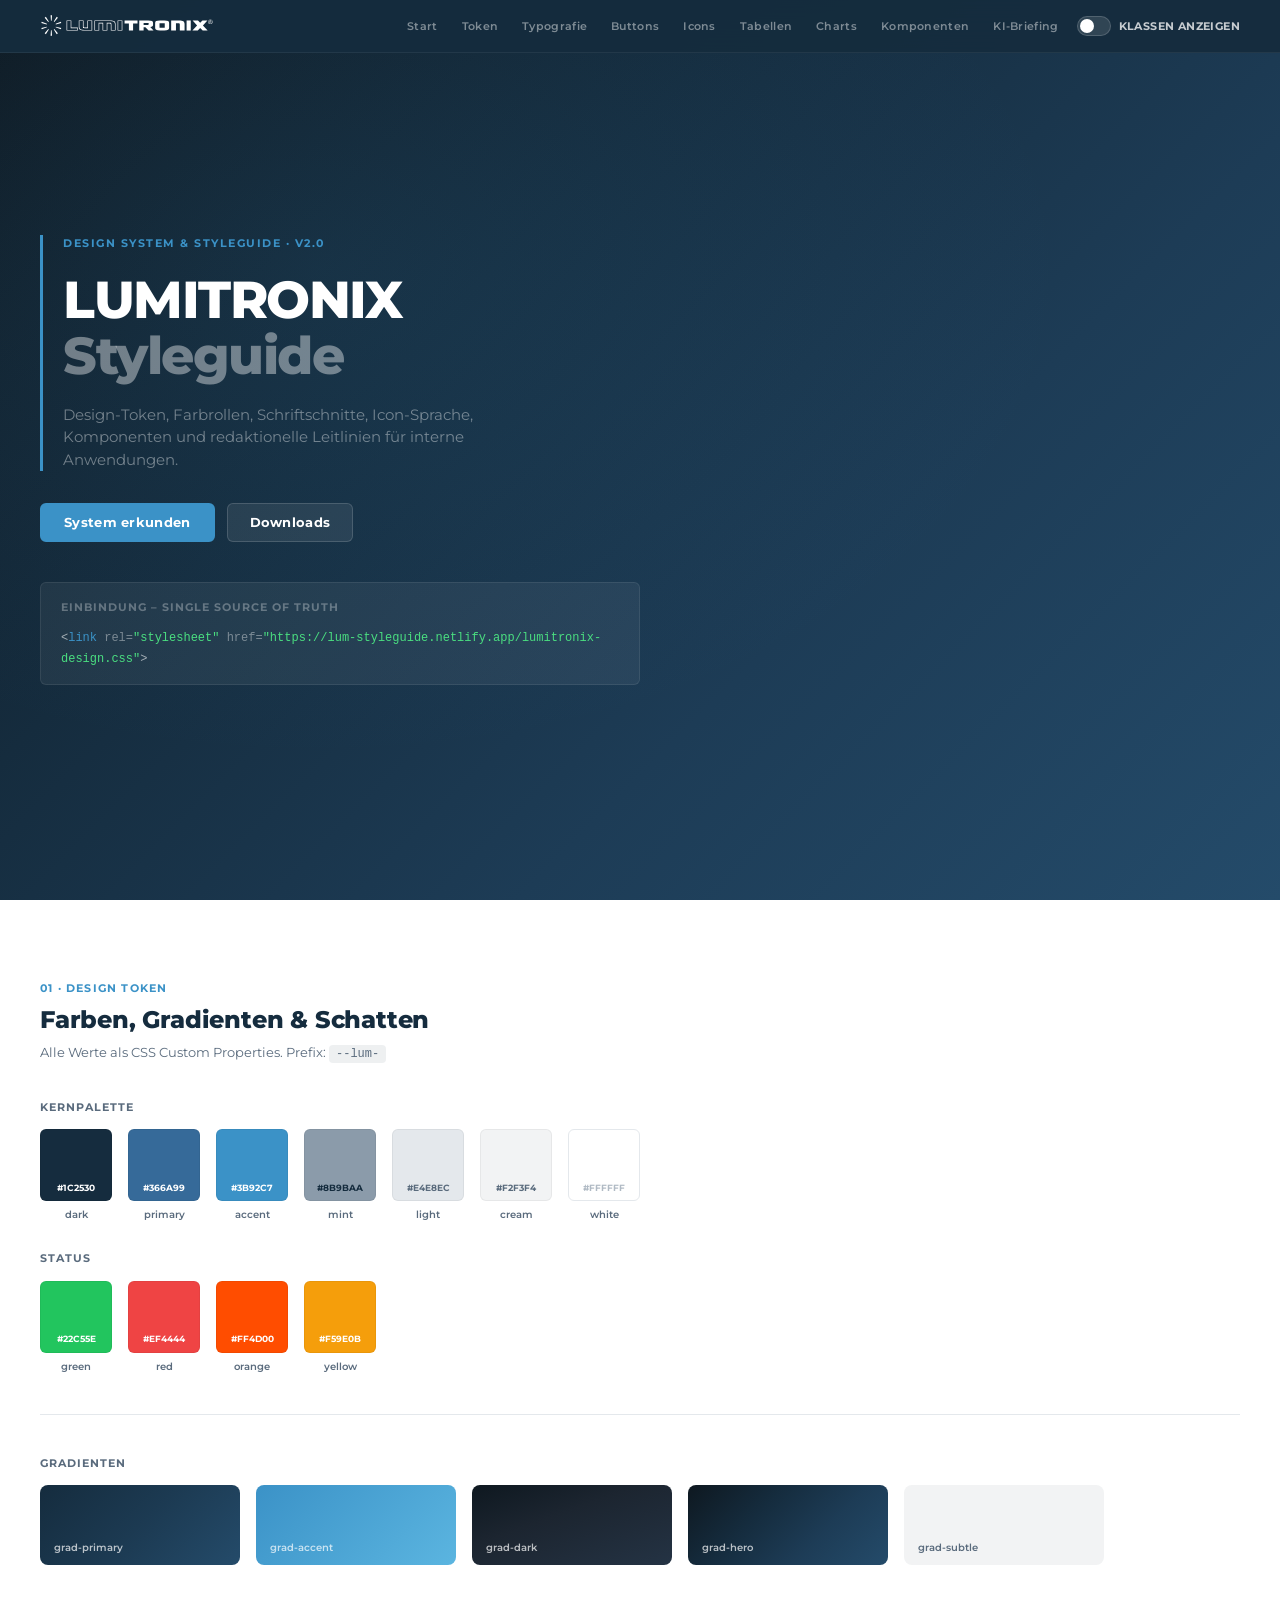
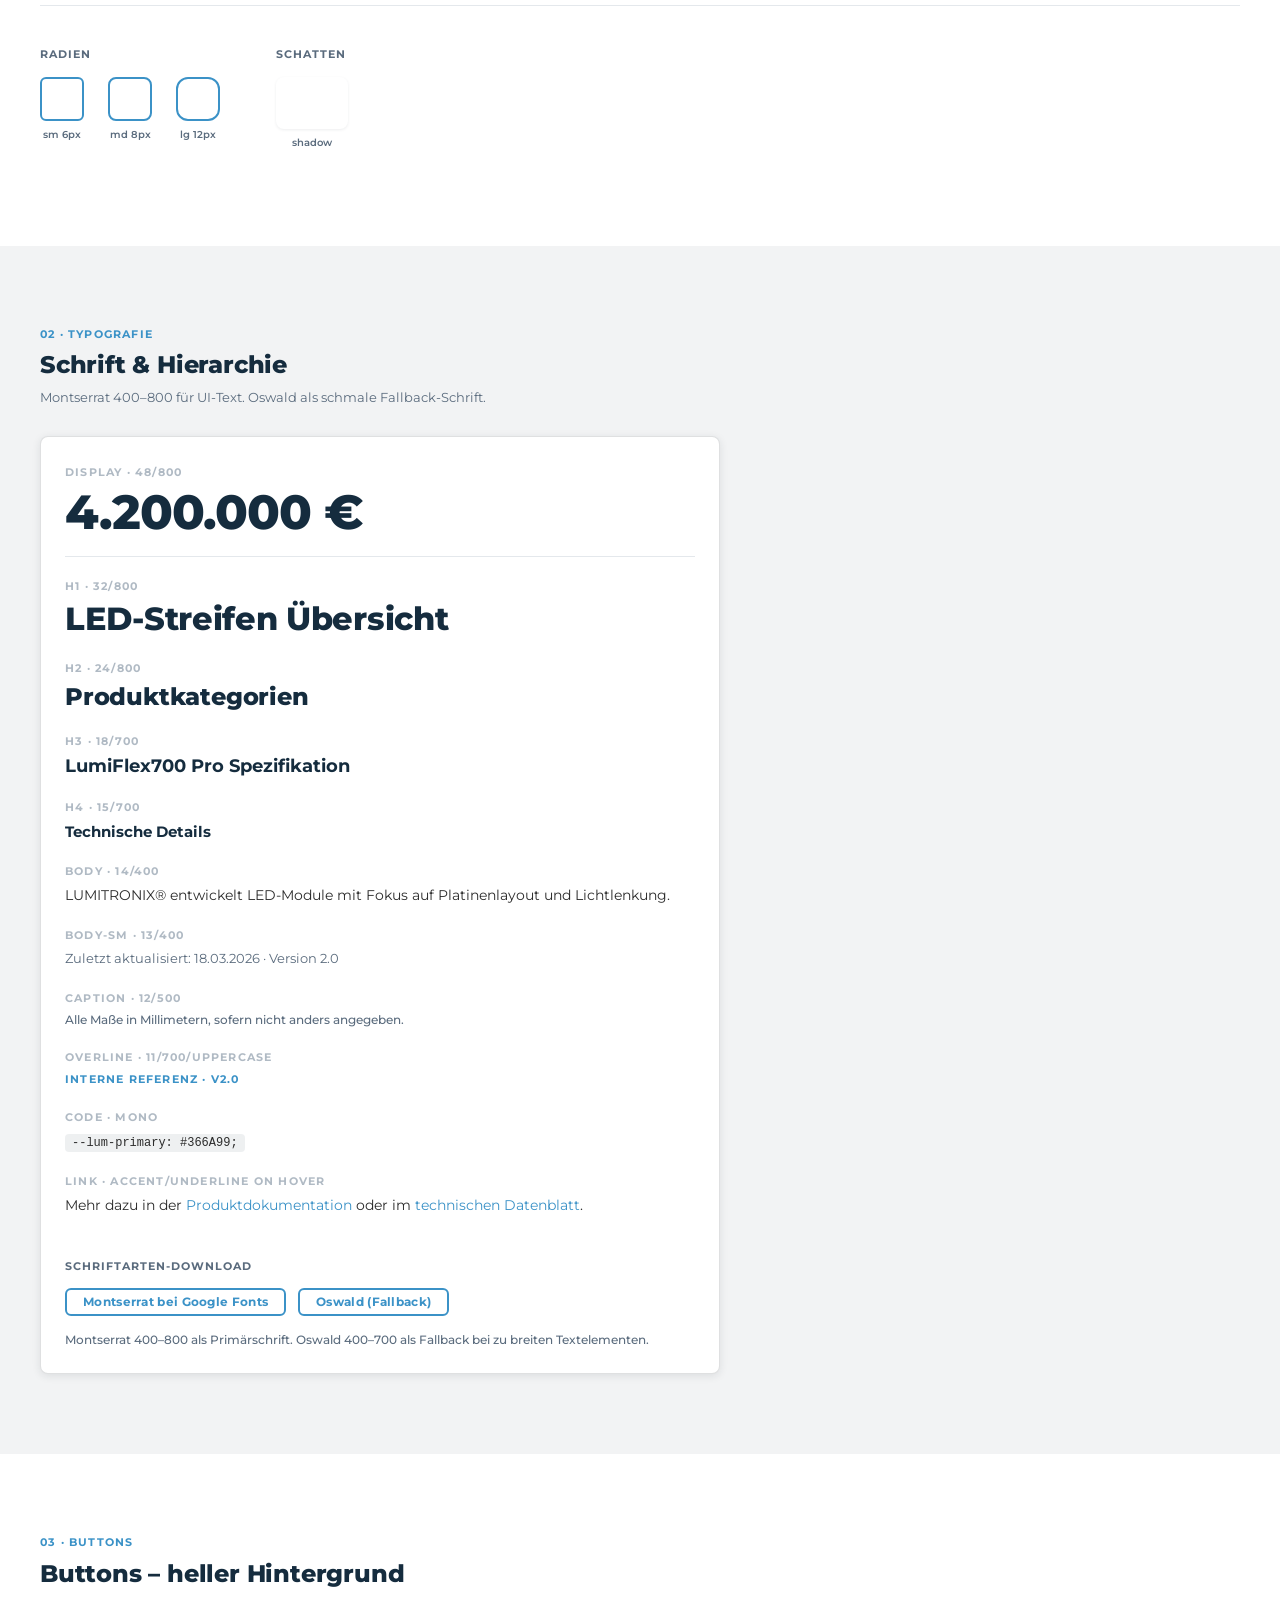
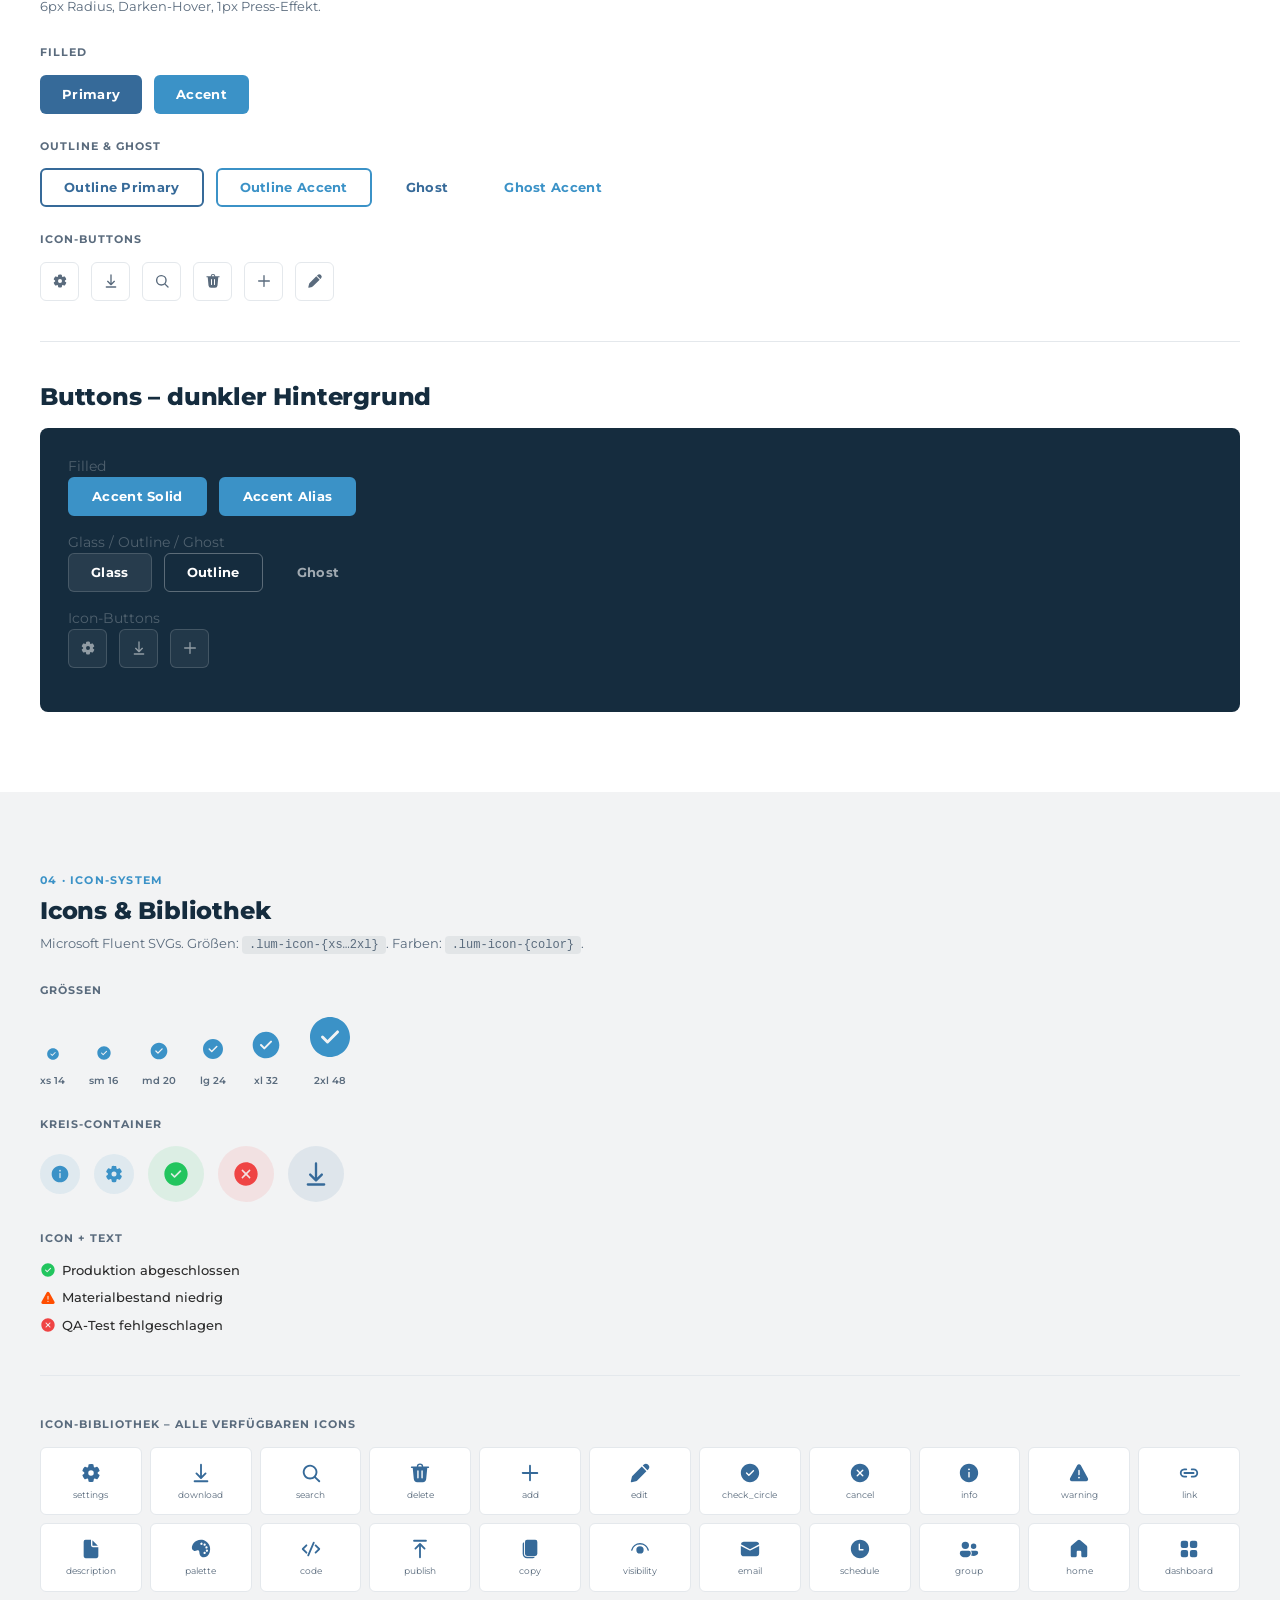
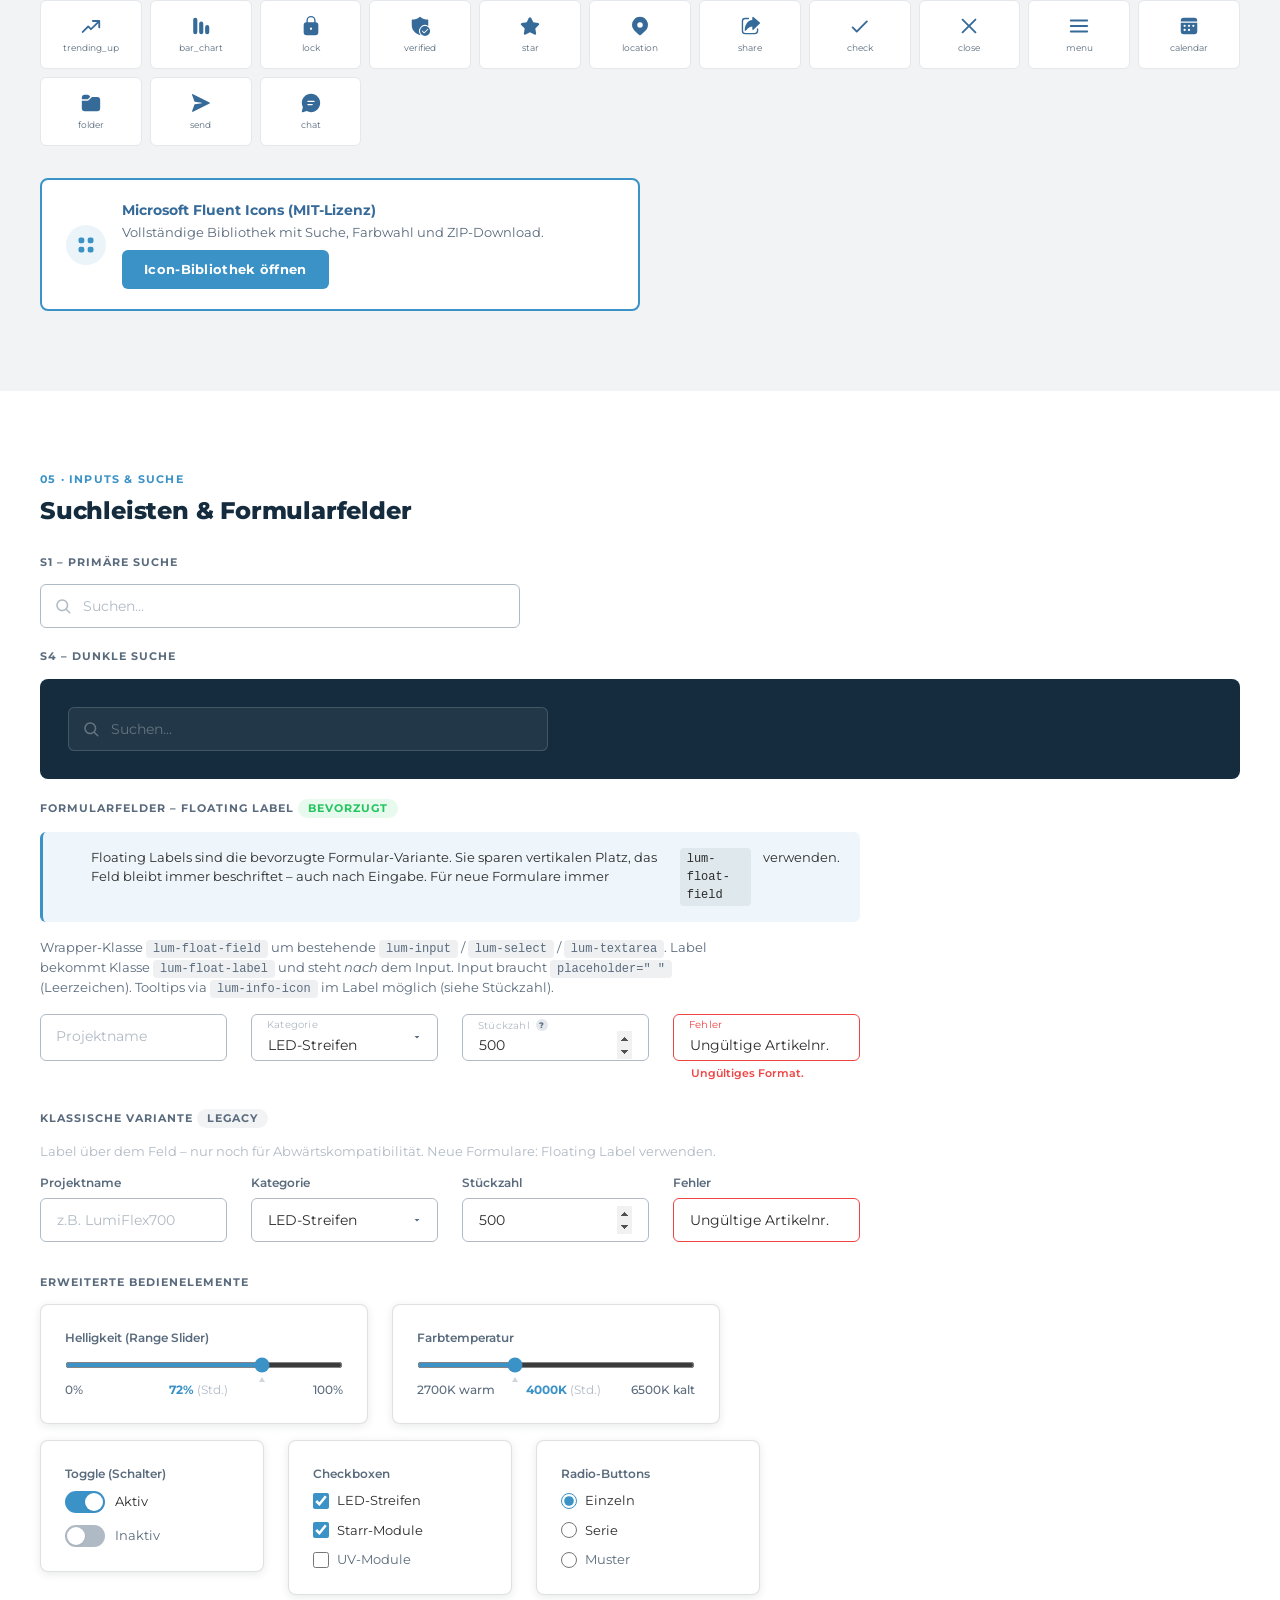
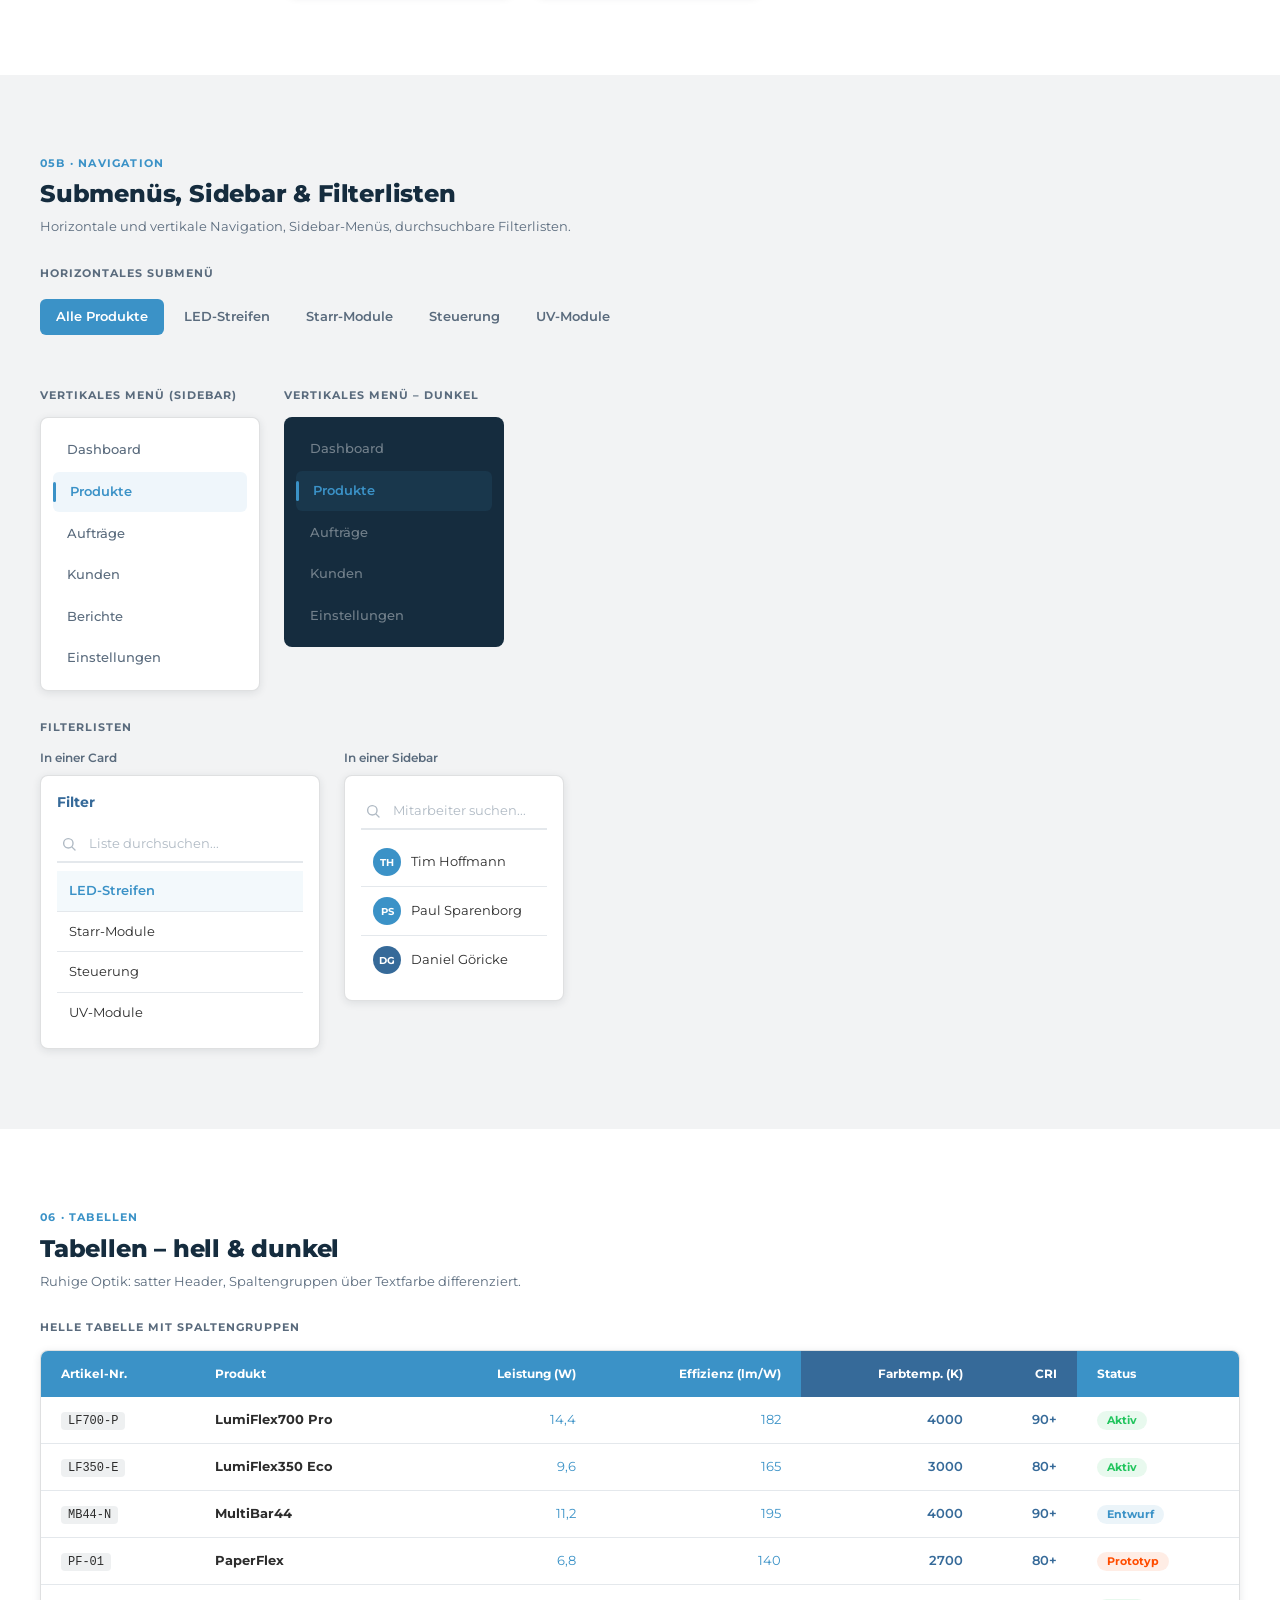
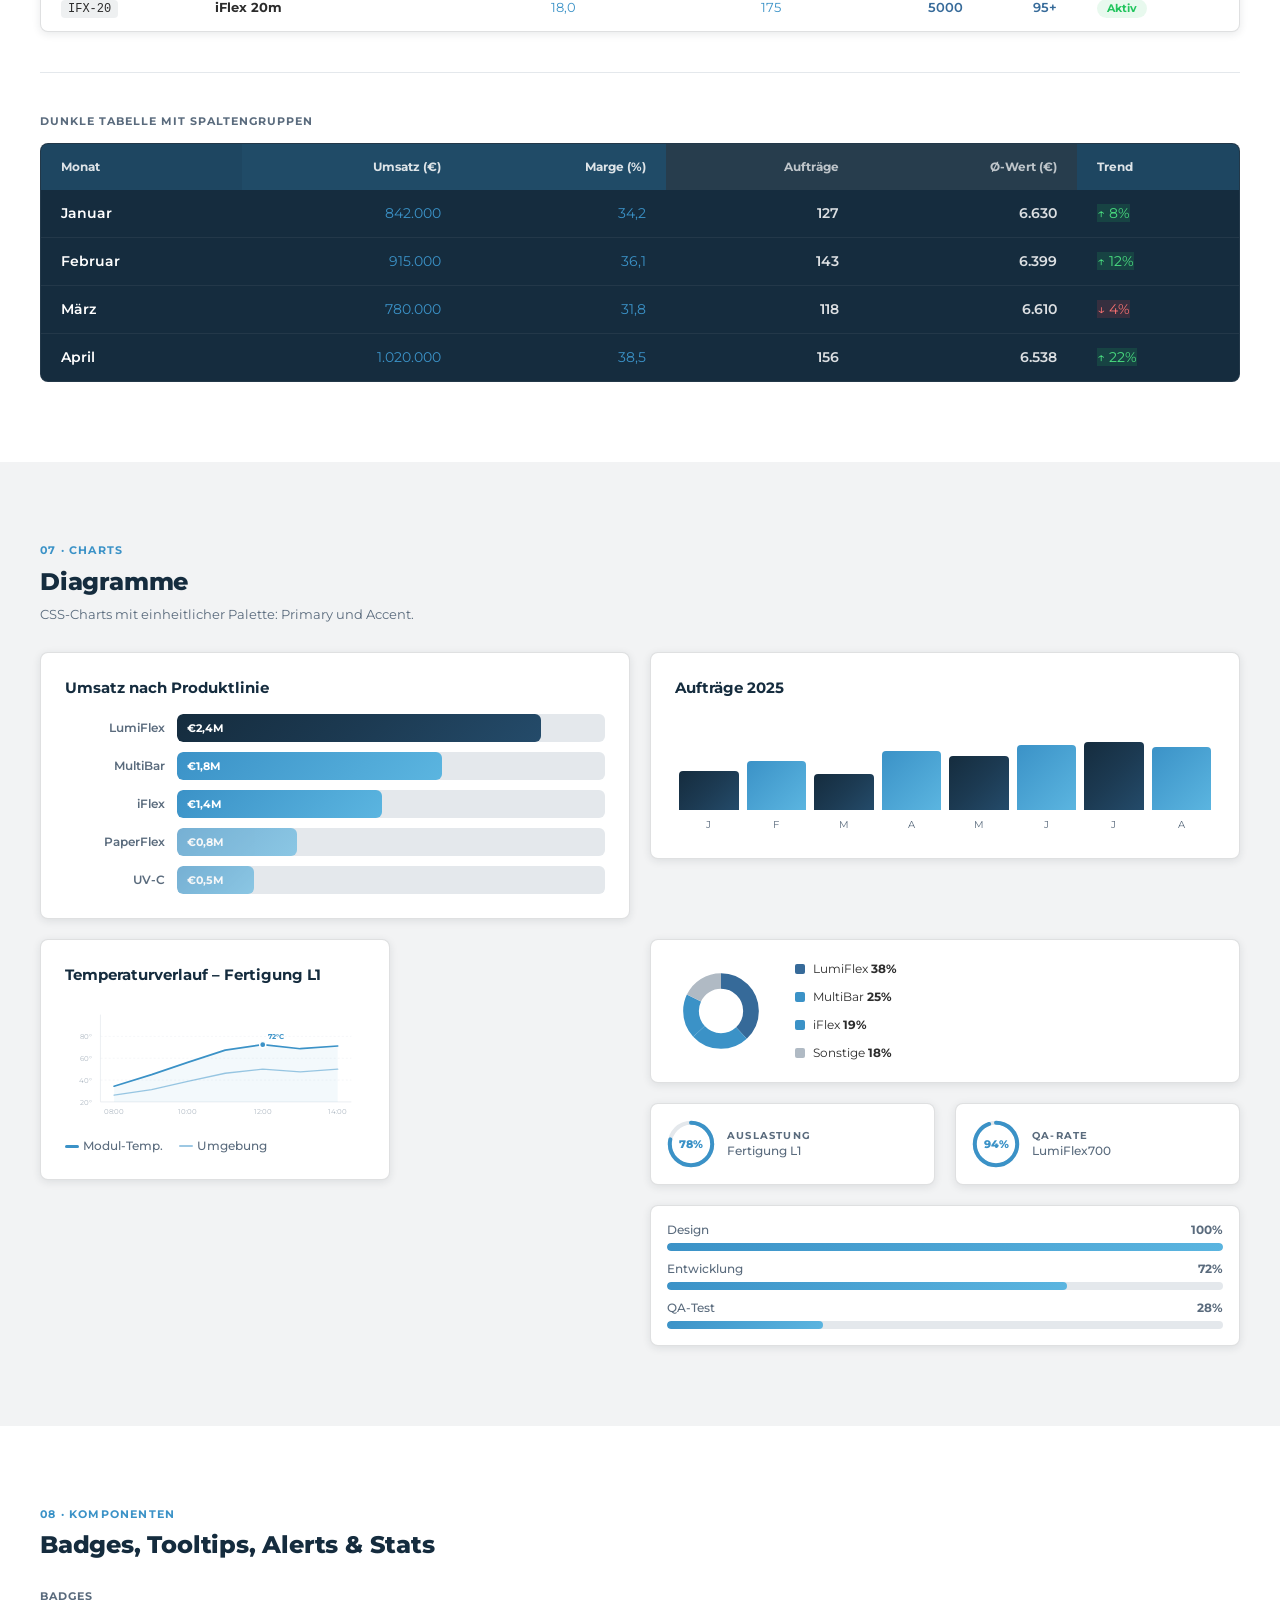
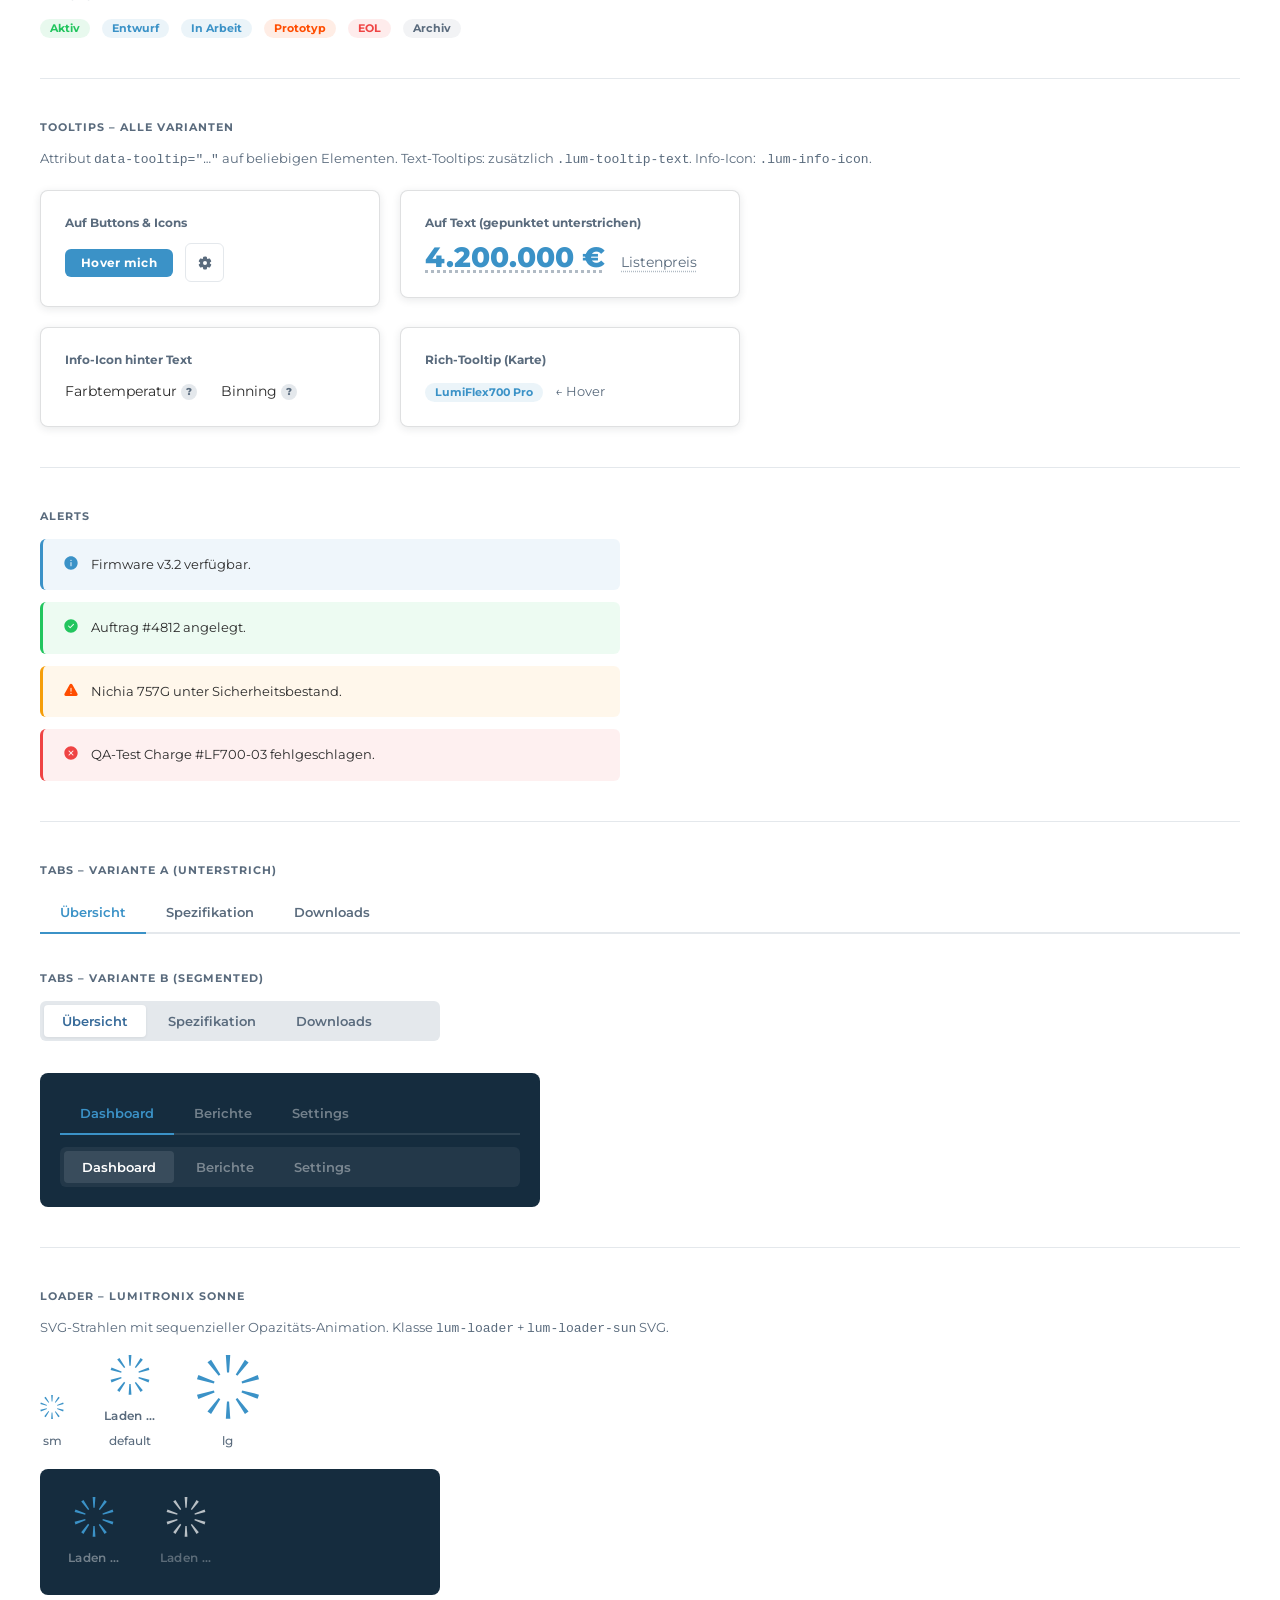
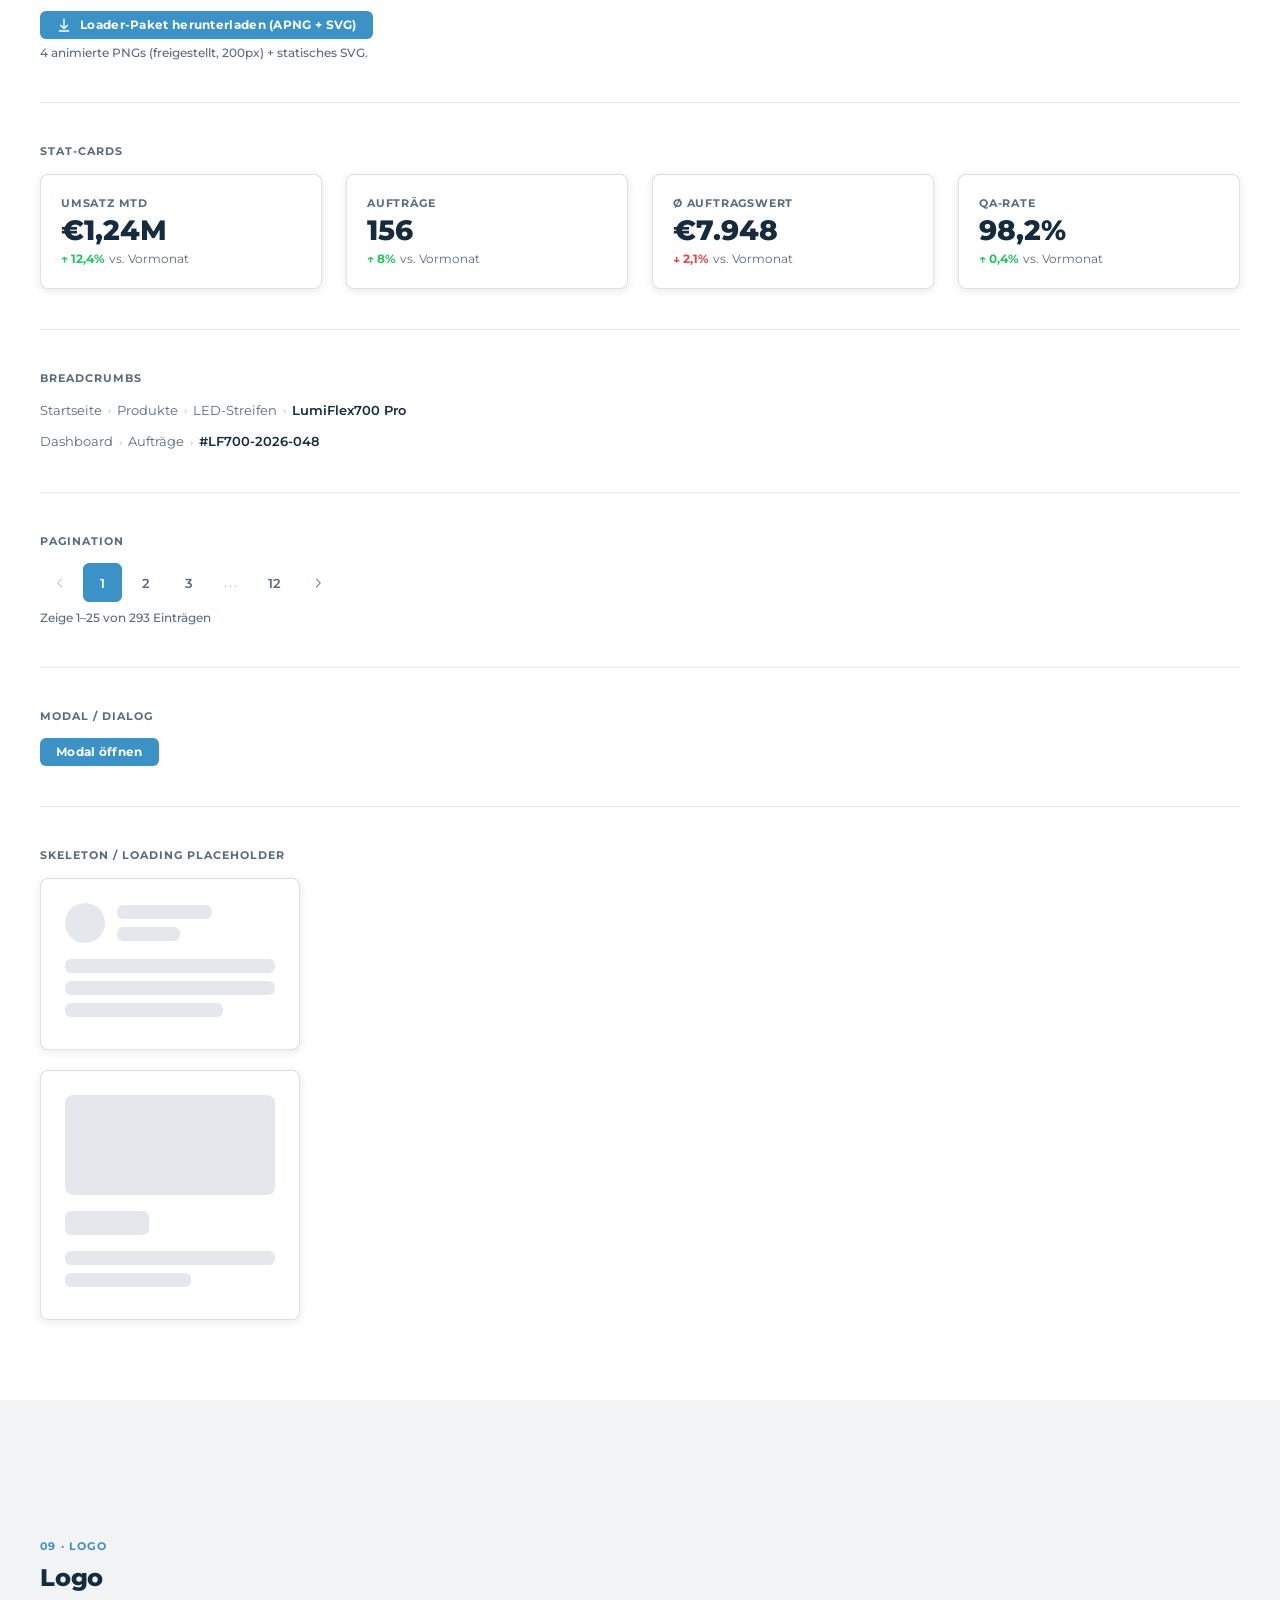
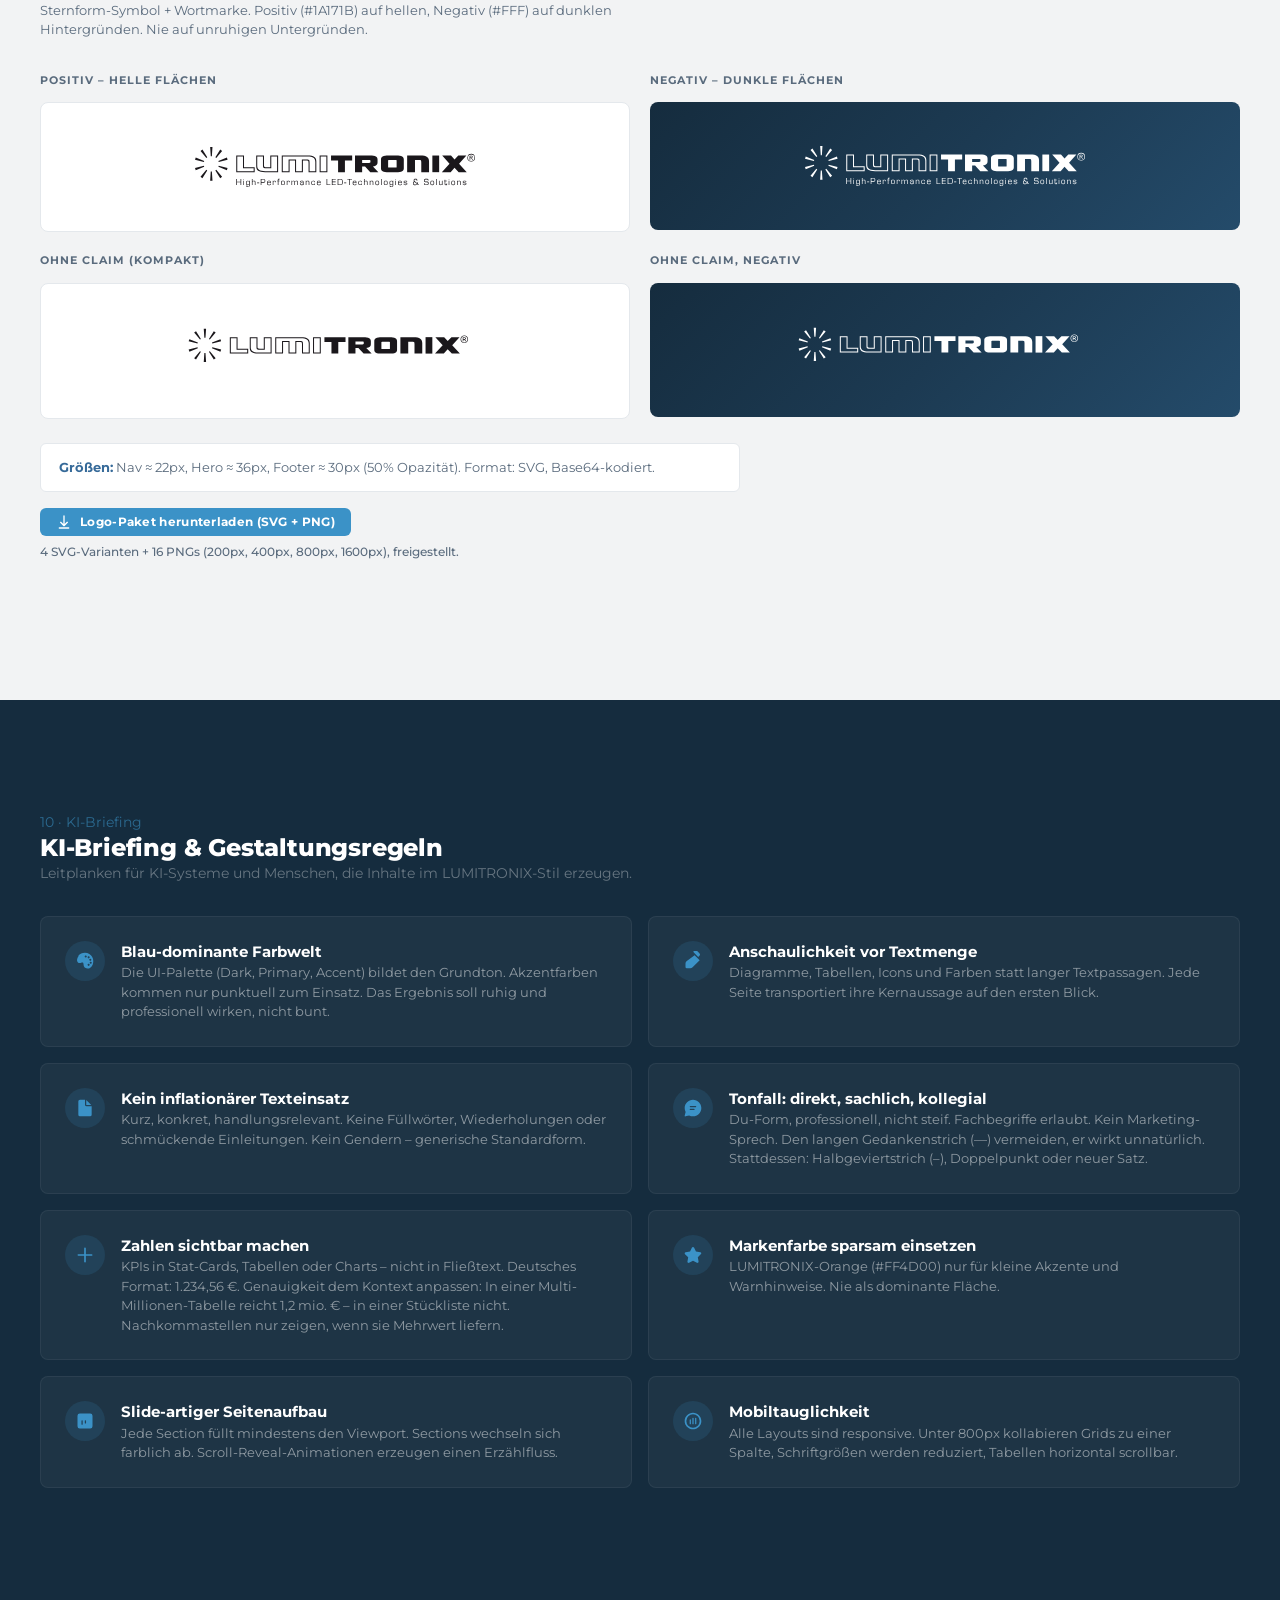
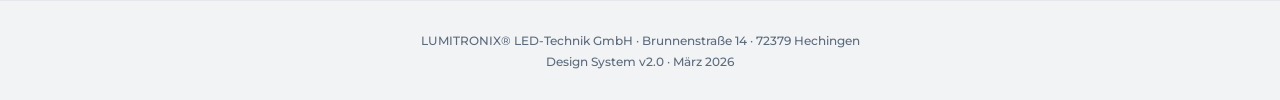
<file: backup-old.html>
<!DOCTYPE html>
<html lang="de">
<head>
<meta charset="UTF-8">
<meta name="viewport" content="width=device-width,initial-scale=1.0">
<title>LUMITRONIX – Design System &amp; Styleguide</title>
<link rel="stylesheet" href="./lumitronix-design.css">
<link href="https://fonts.googleapis.com/css2?family=Montserrat:wght@400;500;600;700;800&display=swap" rel="stylesheet">
<link href="https://fonts.googleapis.com/css2?family=Oswald:wght@400;500;600;700&display=swap" rel="stylesheet">
<style>
body{padding:0;margin:0;background:var(--lum-cream)}
.sg-nav{position:fixed;top:0;left:0;right:0;z-index:100;background:rgba(21,44,62,.96);backdrop-filter:blur(12px);border-bottom:1px solid rgba(255,255,255,.06);padding:0 40px}
.sg-nav-inner{max-width:1200px;margin:0 auto;height:52px;display:flex;align-items:center;justify-content:space-between}
.sg-nav-tools{display:flex;align-items:center;gap:18px}
.sg-nav-brand{font-size:13px;font-weight:800;color:#fff;letter-spacing:-.2px;display:flex;align-items:center}
.sg-nav-brand i{color:var(--lum-accent);font-style:normal}
.sg-nav-links{display:flex;gap:24px}
.sg-nav-links a{font-size:11px;font-weight:600;color:rgba(255,255,255,.45);text-decoration:none;transition:color .2s;letter-spacing:.3px}
.sg-nav-links a:hover{color:#fff}
.sg-class-toggle{display:inline-flex;align-items:center;gap:8px;font-size:11px;font-weight:700;letter-spacing:.4px;color:rgba(255,255,255,.76);text-transform:uppercase;cursor:pointer;user-select:none}
.sg-class-toggle input{appearance:none;width:34px;height:20px;border-radius:999px;border:1px solid rgba(255,255,255,.16);background:rgba(255,255,255,.12);position:relative;transition:all .2s}
.sg-class-toggle input::after{content:"";position:absolute;top:2px;left:2px;width:14px;height:14px;border-radius:50%;background:#fff;transition:transform .2s}
.sg-class-toggle input:checked{background:rgba(59,146,199,.32);border-color:rgba(59,146,199,.6)}
.sg-class-toggle input:checked::after{transform:translateX(14px)}
.sg-class-wrap{display:inline-flex;flex-direction:column;align-items:flex-start;gap:6px;max-width:100%}
.sg-class-wrap-block{display:flex;flex-direction:column;align-items:stretch;width:100%}
.sg-class-wrap-modal{width:auto;max-width:100%;align-items:center}
.sg-class-wrap-modal .lum-modal{margin:0 auto}
.sg-class-note{display:none;align-items:center;gap:6px;font-size:10px;line-height:1.35;color:var(--lum-lgray);font-family:var(--lum-font-mono);white-space:normal;word-break:break-word}
.sg-class-note-text{display:inline}
.sg-class-copy{display:inline-flex;align-items:center;justify-content:center;width:18px;height:18px;padding:0;border:1px solid var(--lum-light);border-radius:4px;background:var(--lum-white);color:var(--lum-gray);cursor:pointer;transition:all .15s;flex-shrink:0}
.sg-class-copy:hover{border-color:var(--lum-accent);color:var(--lum-accent);background:rgba(59,146,199,.06)}
.sg-class-copy svg{width:11px;height:11px;fill:currentColor}
body.sg-show-classes .sg-class-note{display:inline-flex}
.sg-slide{min-height:100vh;padding:100px 40px 80px;display:flex;flex-direction:column;justify-content:center;position:relative;overflow:hidden}
.sg-slide-inner{max-width:1200px;margin:0 auto;width:100%;position:relative;z-index:1}
.sg-sec{min-height:100vh;padding:80px 40px;position:relative;display:flex;flex-direction:column;justify-content:center}
.sg-sec-inner{max-width:1200px;margin:0 auto;width:100%}
.sg-sec-alt{background:var(--lum-white)}
.sg-sec-dark{background:var(--lum-dark)}
.sg-num{font-size:11px;font-weight:700;letter-spacing:1.2px;text-transform:uppercase;color:var(--lum-accent);margin-bottom:8px}
.sg-num-d{color:rgba(59,146,199,.6)}
.sg-sub{font-size:13px;color:var(--lum-gray);margin-top:8px;line-height:1.5;max-width:600px}
.sg-sub-d{color:rgba(255,255,255,.35)}
.sg-lbl{font-size:11px;font-weight:700;color:var(--lum-gray);letter-spacing:1px;text-transform:uppercase;margin-bottom:14px}
.sg-lbl-d{color:rgba(255,255,255,.25)}
.sg-row{display:flex;gap:12px;flex-wrap:wrap;align-items:center;margin-bottom:16px}
.sg-hr{height:1px;background:var(--lum-light);margin:40px 0}
.sg-hr-d{height:1px;background:rgba(255,255,255,.06);margin:40px 0}
.sg-sw{width:72px;height:72px;border-radius:var(--lum-radius-sm);display:flex;align-items:flex-end;justify-content:center;padding-bottom:6px;font-size:9px;font-weight:700;color:#fff;border:1px solid rgba(0,0,0,.05)}
.sg-sw-n{margin-top:6px;font-size:10px;font-weight:600;color:var(--lum-gray);text-align:center}
.sg-gr{width:200px;height:80px;border-radius:var(--lum-radius-md);display:flex;align-items:flex-end;padding:10px 14px;font-size:10px;font-weight:600;color:rgba(255,255,255,.7)}
.sg-c{background:rgba(21,44,62,.07);padding:2px 7px;border-radius:4px;font-size:12px;font-family:var(--lum-font-mono)}
.sg-ig{display:grid;grid-template-columns:repeat(auto-fill,minmax(96px,1fr));gap:8px}
.sg-ic{display:flex;flex-direction:column;align-items:center;gap:6px;padding:14px 6px;border-radius:var(--lum-radius-sm);border:1px solid var(--lum-light);background:var(--lum-white);transition:all .15s}
.sg-ic:hover{border-color:var(--lum-accent);box-shadow:var(--lum-shadow)}
.sg-ic svg{width:22px;height:22px;fill:var(--lum-primary)}
.sg-ic span{font-size:9px;color:var(--lum-gray);text-align:center;line-height:1.2}
.sg-dl{background:var(--lum-white);border:1px solid var(--lum-light);border-radius:var(--lum-radius-md);padding:28px;display:flex;flex-direction:column;gap:12px;transition:all .2s}
.sg-dl:hover{box-shadow:var(--lum-shadow)}
@media(max-width:768px){.sg-nav{padding:0 16px}.sg-nav-links{display:none}.sg-class-toggle span{display:none}.sg-slide{padding:80px 16px 48px;min-height:auto}.sg-sec{padding:48px 16px;min-height:auto}.sg-ig{grid-template-columns:repeat(auto-fill,minmax(80px,1fr))}}
</style>
</head>
<body>

<nav class="sg-nav"><div class="sg-nav-inner"><div class="sg-nav-brand"><img src="[data-uri]" alt="LUMITRONIX" style="height:22px"></div><div class="sg-nav-tools"><div class="sg-nav-links"><a href="#start">Start</a><a href="#token">Token</a><a href="#typo">Typografie</a><a href="#buttons">Buttons</a><a href="#icons">Icons</a><a href="#tables">Tabellen</a><a href="#charts">Charts</a><a href="#components">Komponenten</a><a href="#ki">KI-Briefing</a></div><label class="sg-class-toggle" data-sg-class-skip><input type="checkbox" id="sg-class-toggle"><span>Klassen anzeigen</span></label></div></div></nav>

<!-- ═══ HERO ═══ -->
<section id="start" class="sg-slide" style="background:var(--lum-grad-hero)">
<div style="position:absolute;inset:0;background:radial-gradient(ellipse at 25% 30%,rgba(59,146,199,.1) 0%,transparent 55%);pointer-events:none"></div>
<div class="sg-slide-inner">
<div style="border-left:3px solid var(--lum-accent);padding-left:20px">
<div style="font-size:11px;font-weight:700;letter-spacing:1.5px;text-transform:uppercase;color:var(--lum-accent);margin-bottom:20px">Design System &amp; Styleguide · v2.0</div>
<h1 style="font-size:52px;font-weight:800;line-height:1.08;letter-spacing:-1.5px;max-width:600px"><span style="color:#fff">LUMITRONIX</span><br><span style="color:rgba(255,255,255,.4)">Styleguide</span></h1>
<p style="font-size:15px;color:rgba(255,255,255,.4);margin-top:20px;max-width:480px;line-height:1.5">Design-Token, Farbrollen, Schriftschnitte, Icon-Sprache, Komponenten und redaktionelle Leitlinien für interne Anwendungen.</p>
</div>
<div style="display:flex;gap:12px;margin-top:32px">
<a class="lum-btn lum-btn-dark-solid" href="#token">System erkunden</a>
<a class="lum-btn lum-btn-dark-glass" href="#downloads">Downloads</a>
</div>
<div style="margin-top:40px;background:rgba(255,255,255,.06);border:1px solid rgba(255,255,255,.08);border-radius:var(--lum-radius-sm);padding:16px 20px;max-width:600px">
<div style="font-size:11px;font-weight:700;letter-spacing:1px;text-transform:uppercase;color:rgba(255,255,255,.3);margin-bottom:10px">Einbindung – Single Source of Truth</div>
<code style="font-family:var(--lum-font-mono);font-size:12px;color:rgba(255,255,255,.6);line-height:1.5">&lt;<span style="color:var(--lum-accent)">link</span> <span style="color:rgba(255,255,255,.4)">rel=</span><span style="color:#4ade80">"stylesheet"</span> <span style="color:rgba(255,255,255,.4)">href=</span><span style="color:#4ade80">"https://lum-styleguide.netlify.app/lumitronix-design.css"</span>&gt;</code>
</div>
</div>
</section>

<!-- ═══ 01 TOKEN ═══ -->
<section id="token" class="sg-sec sg-sec-alt"><div class="sg-sec-inner">
<div class="sg-num">01 · Design Token</div>
<h2 class="lum-h2">Farben, Gradienten &amp; Schatten</h2>
<p class="sg-sub">Alle Werte als CSS Custom Properties. Prefix: <span class="sg-c">--lum-</span></p>

<div class="sg-lbl" style="margin-top:36px">Kernpalette</div>
<div class="sg-row" style="gap:16px">
<div><div class="sg-sw" style="background:var(--lum-dark)">#1C2530</div><div class="sg-sw-n">dark</div></div>
<div><div class="sg-sw" style="background:var(--lum-primary)">#366A99</div><div class="sg-sw-n">primary</div></div>
<div><div class="sg-sw" style="background:var(--lum-accent)">#3B92C7</div><div class="sg-sw-n">accent</div></div>
<div><div class="sg-sw" style="background:var(--lum-mint);color:var(--lum-dark)">#8B9BAA</div><div class="sg-sw-n">mint</div></div>
<div><div class="sg-sw" style="background:var(--lum-light);color:var(--lum-gray)">#E4E8EC</div><div class="sg-sw-n">light</div></div>
<div><div class="sg-sw" style="background:var(--lum-cream);color:var(--lum-gray)">#F2F3F4</div><div class="sg-sw-n">cream</div></div>
<div><div class="sg-sw" style="background:#fff;color:var(--lum-lgray);border-color:var(--lum-light)">#FFFFFF</div><div class="sg-sw-n">white</div></div>
</div>
<div class="sg-lbl" style="margin-top:28px">Status</div>
<div class="sg-row" style="gap:16px">
<div><div class="sg-sw" style="background:var(--lum-green)">#22C55E</div><div class="sg-sw-n">green</div></div>
<div><div class="sg-sw" style="background:var(--lum-red)">#EF4444</div><div class="sg-sw-n">red</div></div>
<div><div class="sg-sw" style="background:var(--lum-orange)">#FF4D00</div><div class="sg-sw-n">orange</div></div>
<div><div class="sg-sw" style="background:var(--lum-yellow)">#F59E0B</div><div class="sg-sw-n">yellow</div></div>
</div>
<div class="sg-hr"></div>
<div class="sg-lbl">Gradienten</div>
<div class="sg-row" style="gap:16px">
<div class="sg-gr" style="background:var(--lum-grad-primary)">grad-primary</div>
<div class="sg-gr" style="background:var(--lum-grad-accent)">grad-accent</div>
<div class="sg-gr" style="background:var(--lum-grad-dark)">grad-dark</div>
<div class="sg-gr" style="background:var(--lum-grad-hero)">grad-hero</div>
<div class="sg-gr" style="background:var(--lum-grad-subtle);color:var(--lum-gray)">grad-subtle</div>
</div>
<div class="sg-hr"></div>
<div style="display:flex;gap:56px;flex-wrap:wrap">
<div><div class="sg-lbl">Radien</div><div class="sg-row" style="gap:24px">
<div style="text-align:center"><div style="width:44px;height:44px;border:2px solid var(--lum-accent);border-radius:var(--lum-radius-sm)"></div><div class="sg-sw-n">sm 6px</div></div>
<div style="text-align:center"><div style="width:44px;height:44px;border:2px solid var(--lum-accent);border-radius:var(--lum-radius-md)"></div><div class="sg-sw-n">md 8px</div></div>
<div style="text-align:center"><div style="width:44px;height:44px;border:2px solid var(--lum-accent);border-radius:var(--lum-radius-lg)"></div><div class="sg-sw-n">lg 12px</div></div>
</div></div>
<div><div class="sg-lbl">Schatten</div><div class="sg-row" style="gap:28px">
<div style="text-align:center"><div style="width:72px;height:52px;background:#fff;border-radius:8px;box-shadow:var(--lum-shadow)"></div><div class="sg-sw-n">shadow</div></div>
</div></div>
</div>
</div></section>

<!-- ═══ 02 TYPO ═══ -->
<section id="typo" class="sg-sec"><div class="sg-sec-inner">
<div class="sg-num">02 · Typografie</div>
<h2 class="lum-h2">Schrift &amp; Hierarchie</h2>
<p class="sg-sub">Montserrat 400–800 für UI-Text. Oswald als schmale Fallback-Schrift.</p>
<div class="lum-card" style="max-width:680px;margin-top:28px">
<div style="display:flex;flex-direction:column;gap:18px">
<div><span class="lum-overline" style="color:var(--lum-lgray)">display · 48/800</span><div class="lum-display" style="margin-top:4px">4.200.000 €</div></div>
<div class="sg-hr" style="margin:0"></div>
<div><span class="lum-overline" style="color:var(--lum-lgray)">h1 · 32/800</span><div class="lum-h1" style="margin-top:4px">LED-Streifen Übersicht</div></div>
<div><span class="lum-overline" style="color:var(--lum-lgray)">h2 · 24/800</span><div class="lum-h2" style="margin-top:4px">Produktkategorien</div></div>
<div><span class="lum-overline" style="color:var(--lum-lgray)">h3 · 18/700</span><div class="lum-h3" style="margin-top:4px">LumiFlex700 Pro Spezifikation</div></div>
<div><span class="lum-overline" style="color:var(--lum-lgray)">h4 · 15/700</span><div class="lum-h4" style="margin-top:4px">Technische Details</div></div>
<div><span class="lum-overline" style="color:var(--lum-lgray)">body · 14/400</span><div class="lum-body" style="margin-top:4px">LUMITRONIX® entwickelt LED-Module mit Fokus auf Platinenlayout und Lichtlenkung.</div></div>
<div><span class="lum-overline" style="color:var(--lum-lgray)">body-sm · 13/400</span><div class="lum-body-sm" style="margin-top:4px">Zuletzt aktualisiert: 18.03.2026 · Version 2.0</div></div>
<div><span class="lum-overline" style="color:var(--lum-lgray)">caption · 12/500</span><div class="lum-caption" style="margin-top:4px">Alle Maße in Millimetern, sofern nicht anders angegeben.</div></div>
<div><span class="lum-overline" style="color:var(--lum-lgray)">overline · 11/700/uppercase</span><div class="lum-overline" style="margin-top:4px;color:var(--lum-accent)">Interne Referenz · v2.0</div></div>
<div><span class="lum-overline" style="color:var(--lum-lgray)">code · Mono</span><div style="margin-top:4px"><span class="lum-code">--lum-primary: #366A99;</span></div></div>
<div><span class="lum-overline" style="color:var(--lum-lgray)">link · accent/underline on hover</span><div class="lum-body" style="margin-top:4px">Mehr dazu in der <a href="#">Produktdokumentation</a> oder im <a href="#">technischen Datenblatt</a>.</div></div>
<div style="margin-top:24px">
<div class="sg-lbl">Schriftarten-Download</div>
<div class="sg-row">
<a class="lum-btn lum-btn-sm lum-btn-outline-accent" href="https://fonts.google.com/specimen/Montserrat" target="_blank" rel="noopener">Montserrat bei Google Fonts</a>
<a class="lum-btn lum-btn-sm lum-btn-outline-accent" href="https://fonts.google.com/specimen/Oswald" target="_blank" rel="noopener">Oswald (Fallback)</a>
</div>
<div class="lum-caption" style="margin-top:8px">Montserrat 400–800 als Primärschrift. Oswald 400–700 als Fallback bei zu breiten Textelementen.</div>
</div>
</div></section>

<!-- ═══ 03 BUTTONS ═══ -->
<section id="buttons" class="sg-sec sg-sec-alt"><div class="sg-sec-inner">
<div class="sg-num">03 · Buttons</div>
<h2 class="lum-h2">Buttons – heller Hintergrund</h2>
<p class="sg-sub">6px Radius, Darken-Hover, 1px Press-Effekt.</p>
<div class="sg-lbl" style="margin-top:28px">Filled</div>
<div class="sg-row"><a class="lum-btn lum-btn-primary" href="#">Primary</a><a class="lum-btn lum-btn-accent" href="#">Accent</a></div>
<div class="sg-lbl" style="margin-top:24px">Outline &amp; Ghost</div>
<div class="sg-row"><a class="lum-btn lum-btn-outline" href="#">Outline Primary</a><a class="lum-btn lum-btn-outline-accent" href="#">Outline Accent</a><a class="lum-btn lum-btn-ghost" href="#">Ghost</a><a class="lum-btn lum-btn-ghost-accent" href="#">Ghost Accent</a></div>
<div class="sg-lbl" style="margin-top:24px">Icon-Buttons</div>
<div class="sg-row">
<button class="lum-btn-icon" data-tooltip="Einstellungen"><svg viewBox="0 0 24 24"><path d="M12.012 2.25c.734.008 1.465.093 2.182.253a.75.75 0 0 1 .582.649l.17 1.527a1.384 1.384 0 0 0 1.927 1.116l1.4-.615a.75.75 0 0 1 .85.174a9.8 9.8 0 0 1 2.205 3.792a.75.75 0 0 1-.272.825l-1.241.916a1.38 1.38 0 0 0 0 2.226l1.243.915a.75.75 0 0 1 .272.826a9.8 9.8 0 0 1-2.204 3.792a.75.75 0 0 1-.849.175l-1.406-.617a1.38 1.38 0 0 0-1.926 1.114l-.17 1.526a.75.75 0 0 1-.571.647a9.5 9.5 0 0 1-4.406 0a.75.75 0 0 1-.572-.647l-.169-1.524a1.382 1.382 0 0 0-1.925-1.11l-1.406.616a.75.75 0 0 1-.85-.175a9.8 9.8 0 0 1-2.203-3.796a.75.75 0 0 1 .272-.826l1.243-.916a1.38 1.38 0 0 0 0-2.226l-1.243-.914a.75.75 0 0 1-.272-.826a9.8 9.8 0 0 1 2.205-3.792a.75.75 0 0 1 .85-.174l1.4.615a1.387 1.387 0 0 0 1.93-1.118l.17-1.526a.75.75 0 0 1 .583-.65q1.074-.238 2.201-.252M12 9a3 3 0 1 0 0 6a3 3 0 0 0 0-6"/></svg></button>
<button class="lum-btn-icon" data-tooltip="Download"><svg viewBox="0 0 24 24"><path d="M13 3a1 1 0 1 0-2 0v12.086l-3.293-3.293a1 1 0 0 0-1.414 1.414l5 5a1 1 0 0 0 1.414 0l5-5a1 1 0 0 0-1.414-1.414L13 15.086zM5 20a1 1 0 1 0 0 2h14a1 1 0 1 0 0-2z"/></svg></button>
<button class="lum-btn-icon" data-tooltip="Suchen"><svg viewBox="0 0 24 24"><path d="M15.843 17.368a8 8 0 1 1 1.428-1.4l4.427 4.316a1 1 0 1 1-1.396 1.432zM17 11a6 6 0 1 0-12 0a6 6 0 0 0 12 0"/></svg></button>
<button class="lum-btn-icon" data-tooltip="Löschen"><svg viewBox="0 0 24 24"><path d="M10 5h4a2 2 0 1 0-4 0M8.5 5a3.5 3.5 0 1 1 7 0h5.75a.75.75 0 0 1 0 1.5h-1.32l-1.17 12.111A3.75 3.75 0 0 1 15.026 22H8.974a3.75 3.75 0 0 1-3.733-3.389L4.07 6.5H2.75a.75.75 0 0 1 0-1.5zm2 4.75a.75.75 0 0 0-1.5 0v7.5a.75.75 0 0 0 1.5 0zM14.25 9a.75.75 0 0 0-.75.75v7.5a.75.75 0 0 0 1.5 0v-7.5a.75.75 0 0 0-.75-.75"/></svg></button>
<button class="lum-btn-icon" data-tooltip="Hinzufügen"><svg viewBox="0 0 24 24"><path d="M11.883 3.007L12 3a1 1 0 0 1 .993.883L13 4v7h7a1 1 0 0 1 .993.883L21 12a1 1 0 0 1-.883.993L20 13h-7v7a1 1 0 0 1-.883.993L12 21a1 1 0 0 1-.993-.883L11 20v-7H4a1 1 0 0 1-.993-.883L3 12a1 1 0 0 1 .883-.993L4 11h7V4a1 1 0 0 1 .883-.993L12 3z"/></svg></button>
<button class="lum-btn-icon" data-tooltip="Bearbeiten"><svg viewBox="0 0 24 24"><path d="M15.891 3.048a3.578 3.578 0 1 1 5.061 5.06l-.892.893L15 3.94zM13.94 5.001L3.94 15a3.1 3.1 0 0 0-.825 1.476L2.02 21.078a.75.75 0 0 0 .904.903l4.601-1.096a3.1 3.1 0 0 0 1.477-.825L19 10.061z"/></svg></button>
</div>
<div class="sg-hr"></div>
<h2 class="lum-h2">Buttons – dunkler Hintergrund</h2>
<div class="lum-dark-bg" style="margin-top:16px">
<div class="sg-lbl-d">Filled</div>
<div class="sg-row"><a class="lum-btn lum-btn-dark-solid" href="#">Accent Solid</a><a class="lum-btn lum-btn-dark-accent" href="#">Accent Alias</a></div>
<div class="sg-lbl-d" style="margin-top:16px">Glass / Outline / Ghost</div>
<div class="sg-row"><a class="lum-btn lum-btn-dark-glass" href="#">Glass</a><a class="lum-btn lum-btn-dark-outline" href="#">Outline</a><a class="lum-btn lum-btn-dark-ghost" href="#">Ghost</a></div>
<div class="sg-lbl-d" style="margin-top:16px">Icon-Buttons</div>
<div class="sg-row">
<button class="lum-btn-icon-dark lum-tooltip-light" data-tooltip="Settings"><svg viewBox="0 0 24 24"><path d="M12.012 2.25c.734.008 1.465.093 2.182.253a.75.75 0 0 1 .582.649l.17 1.527a1.384 1.384 0 0 0 1.927 1.116l1.4-.615a.75.75 0 0 1 .85.174a9.8 9.8 0 0 1 2.205 3.792a.75.75 0 0 1-.272.825l-1.241.916a1.38 1.38 0 0 0 0 2.226l1.243.915a.75.75 0 0 1 .272.826a9.8 9.8 0 0 1-2.204 3.792a.75.75 0 0 1-.849.175l-1.406-.617a1.38 1.38 0 0 0-1.926 1.114l-.17 1.526a.75.75 0 0 1-.571.647a9.5 9.5 0 0 1-4.406 0a.75.75 0 0 1-.572-.647l-.169-1.524a1.382 1.382 0 0 0-1.925-1.11l-1.406.616a.75.75 0 0 1-.85-.175a9.8 9.8 0 0 1-2.203-3.796a.75.75 0 0 1 .272-.826l1.243-.916a1.38 1.38 0 0 0 0-2.226l-1.243-.914a.75.75 0 0 1-.272-.826a9.8 9.8 0 0 1 2.205-3.792a.75.75 0 0 1 .85-.174l1.4.615a1.387 1.387 0 0 0 1.93-1.118l.17-1.526a.75.75 0 0 1 .583-.65q1.074-.238 2.201-.252M12 9a3 3 0 1 0 0 6a3 3 0 0 0 0-6"/></svg></button>
<button class="lum-btn-icon-dark lum-tooltip-light" data-tooltip="Download"><svg viewBox="0 0 24 24"><path d="M13 3a1 1 0 1 0-2 0v12.086l-3.293-3.293a1 1 0 0 0-1.414 1.414l5 5a1 1 0 0 0 1.414 0l5-5a1 1 0 0 0-1.414-1.414L13 15.086zM5 20a1 1 0 1 0 0 2h14a1 1 0 1 0 0-2z"/></svg></button>
<button class="lum-btn-icon-dark lum-tooltip-light" data-tooltip="Add"><svg viewBox="0 0 24 24"><path d="M11.883 3.007L12 3a1 1 0 0 1 .993.883L13 4v7h7a1 1 0 0 1 .993.883L21 12a1 1 0 0 1-.883.993L20 13h-7v7a1 1 0 0 1-.883.993L12 21a1 1 0 0 1-.993-.883L11 20v-7H4a1 1 0 0 1-.993-.883L3 12a1 1 0 0 1 .883-.993L4 11h7V4a1 1 0 0 1 .883-.993L12 3z"/></svg></button>
</div>
</div>
</div></section>

<!-- ═══ 04 ICONS ═══ -->
<section id="icons" class="sg-sec"><div class="sg-sec-inner">
<div class="sg-num">04 · Icon-System</div>
<h2 class="lum-h2">Icons &amp; Bibliothek</h2>
<p class="sg-sub">Microsoft Fluent SVGs. Größen: <span class="sg-c">.lum-icon-{xs…2xl}</span>. Farben: <span class="sg-c">.lum-icon-{color}</span>.</p>
<div class="sg-lbl" style="margin-top:28px">Größen</div>
<div class="sg-row" style="gap:24px;align-items:flex-end">
<div style="text-align:center"><span class="lum-icon lum-icon-xs lum-icon-accent"><svg viewBox="0 0 24 24"><path d="M12 2c5.523 0 10 4.477 10 10s-4.477 10-10 10S2 17.523 2 12S6.477 2 12 2m3.22 6.97l-4.47 4.47l-1.97-1.97a.75.75 0 0 0-1.06 1.06l2.5 2.5a.75.75 0 0 0 1.06 0l5-5a.75.75 0 1 0-1.06-1.06"/></svg></span><div class="sg-sw-n">xs 14</div></div>
<div style="text-align:center"><span class="lum-icon lum-icon-sm lum-icon-accent"><svg viewBox="0 0 24 24"><path d="M12 2c5.523 0 10 4.477 10 10s-4.477 10-10 10S2 17.523 2 12S6.477 2 12 2m3.22 6.97l-4.47 4.47l-1.97-1.97a.75.75 0 0 0-1.06 1.06l2.5 2.5a.75.75 0 0 0 1.06 0l5-5a.75.75 0 1 0-1.06-1.06"/></svg></span><div class="sg-sw-n">sm 16</div></div>
<div style="text-align:center"><span class="lum-icon lum-icon-md lum-icon-accent"><svg viewBox="0 0 24 24"><path d="M12 2c5.523 0 10 4.477 10 10s-4.477 10-10 10S2 17.523 2 12S6.477 2 12 2m3.22 6.97l-4.47 4.47l-1.97-1.97a.75.75 0 0 0-1.06 1.06l2.5 2.5a.75.75 0 0 0 1.06 0l5-5a.75.75 0 1 0-1.06-1.06"/></svg></span><div class="sg-sw-n">md 20</div></div>
<div style="text-align:center"><span class="lum-icon lum-icon-lg lum-icon-accent"><svg viewBox="0 0 24 24"><path d="M12 2c5.523 0 10 4.477 10 10s-4.477 10-10 10S2 17.523 2 12S6.477 2 12 2m3.22 6.97l-4.47 4.47l-1.97-1.97a.75.75 0 0 0-1.06 1.06l2.5 2.5a.75.75 0 0 0 1.06 0l5-5a.75.75 0 1 0-1.06-1.06"/></svg></span><div class="sg-sw-n">lg 24</div></div>
<div style="text-align:center"><span class="lum-icon lum-icon-xl lum-icon-accent"><svg viewBox="0 0 24 24"><path d="M12 2c5.523 0 10 4.477 10 10s-4.477 10-10 10S2 17.523 2 12S6.477 2 12 2m3.22 6.97l-4.47 4.47l-1.97-1.97a.75.75 0 0 0-1.06 1.06l2.5 2.5a.75.75 0 0 0 1.06 0l5-5a.75.75 0 1 0-1.06-1.06"/></svg></span><div class="sg-sw-n">xl 32</div></div>
<div style="text-align:center"><span class="lum-icon lum-icon-2xl lum-icon-accent"><svg viewBox="0 0 24 24"><path d="M12 2c5.523 0 10 4.477 10 10s-4.477 10-10 10S2 17.523 2 12S6.477 2 12 2m3.22 6.97l-4.47 4.47l-1.97-1.97a.75.75 0 0 0-1.06 1.06l2.5 2.5a.75.75 0 0 0 1.06 0l5-5a.75.75 0 1 0-1.06-1.06"/></svg></span><div class="sg-sw-n">2xl 48</div></div>
</div>
<div class="sg-lbl" style="margin-top:28px">Kreis-Container</div>
<div class="sg-row" style="gap:14px">
<span class="lum-icon-circle lum-icon-circle-md lum-icon-circle-accent"><svg viewBox="0 0 24 24" width="18" height="18" fill="currentColor"><path d="M12.002 1.999c5.523 0 10.001 4.478 10.001 10.002c0 5.523-4.478 10.001-10.001 10.001C6.478 22.002 2 17.524 2 12.001C2 6.477 6.478 1.999 12.002 1.999M12 10.5a.75.75 0 0 0-.75.75v5a.75.75 0 0 0 1.5 0v-5a.75.75 0 0 0-.75-.75M12 9a1 1 0 1 0 0-2a1 1 0 0 0 0 2"/></svg></span>
<span class="lum-icon-circle lum-icon-circle-md lum-icon-circle-accent"><svg viewBox="0 0 24 24" width="18" height="18" fill="currentColor"><path d="M12.012 2.25c.734.008 1.465.093 2.182.253a.75.75 0 0 1 .582.649l.17 1.527a1.384 1.384 0 0 0 1.927 1.116l1.4-.615a.75.75 0 0 1 .85.174a9.8 9.8 0 0 1 2.205 3.792a.75.75 0 0 1-.272.825l-1.241.916a1.38 1.38 0 0 0 0 2.226l1.243.915a.75.75 0 0 1 .272.826a9.8 9.8 0 0 1-2.204 3.792a.75.75 0 0 1-.849.175l-1.406-.617a1.38 1.38 0 0 0-1.926 1.114l-.17 1.526a.75.75 0 0 1-.571.647a9.5 9.5 0 0 1-4.406 0a.75.75 0 0 1-.572-.647l-.169-1.524a1.382 1.382 0 0 0-1.925-1.11l-1.406.616a.75.75 0 0 1-.85-.175a9.8 9.8 0 0 1-2.203-3.796a.75.75 0 0 1 .272-.826l1.243-.916a1.38 1.38 0 0 0 0-2.226l-1.243-.914a.75.75 0 0 1-.272-.826a9.8 9.8 0 0 1 2.205-3.792a.75.75 0 0 1 .85-.174l1.4.615a1.387 1.387 0 0 0 1.93-1.118l.17-1.526a.75.75 0 0 1 .583-.65q1.074-.238 2.201-.252M12 9a3 3 0 1 0 0 6a3 3 0 0 0 0-6"/></svg></span>
<span class="lum-icon-circle lum-icon-circle-lg lum-icon-circle-green"><svg viewBox="0 0 24 24" width="24" height="24" fill="currentColor"><path d="M12 2c5.523 0 10 4.477 10 10s-4.477 10-10 10S2 17.523 2 12S6.477 2 12 2m3.22 6.97l-4.47 4.47l-1.97-1.97a.75.75 0 0 0-1.06 1.06l2.5 2.5a.75.75 0 0 0 1.06 0l5-5a.75.75 0 1 0-1.06-1.06"/></svg></span>
<span class="lum-icon-circle lum-icon-circle-lg lum-icon-circle-red"><svg viewBox="0 0 24 24" width="24" height="24" fill="currentColor"><path d="M12 2c5.523 0 10 4.477 10 10s-4.477 10-10 10S2 17.523 2 12S6.477 2 12 2m3.53 6.47l-.084-.073a.75.75 0 0 0-.882-.007l-.094.08L12 10.939l-2.47-2.47l-.084-.072a.75.75 0 0 0-.882-.007l-.094.08l-.073.084a.75.75 0 0 0-.007.882l.08.094L10.939 12l-2.47 2.47l-.072.084a.75.75 0 0 0-.007.882l.08.094l.084.073a.75.75 0 0 0 .882.007l.094-.08L12 13.061l2.47 2.47l.084.072a.75.75 0 0 0 .882.007l.094-.08l.073-.084a.75.75 0 0 0 .007-.882l-.08-.094L13.061 12l2.47-2.47l.072-.084a.75.75 0 0 0 .007-.882zl-.084-.073z"/></svg></span>
<span class="lum-icon-circle lum-icon-circle-lg lum-icon-circle-primary"><svg viewBox="0 0 24 24" width="24" height="24" fill="currentColor"><path d="M13 3a1 1 0 1 0-2 0v12.086l-3.293-3.293a1 1 0 0 0-1.414 1.414l5 5a1 1 0 0 0 1.414 0l5-5a1 1 0 0 0-1.414-1.414L13 15.086zM5 20a1 1 0 1 0 0 2h14a1 1 0 1 0 0-2z"/></svg></span>
</div>
<div class="sg-lbl" style="margin-top:28px">Icon + Text</div>
<div class="lum-flex-col lum-gap-8">
<span class="lum-icon-text"><span class="lum-icon lum-icon-sm lum-icon-green"><svg viewBox="0 0 24 24"><path d="M12 2c5.523 0 10 4.477 10 10s-4.477 10-10 10S2 17.523 2 12S6.477 2 12 2m3.22 6.97l-4.47 4.47l-1.97-1.97a.75.75 0 0 0-1.06 1.06l2.5 2.5a.75.75 0 0 0 1.06 0l5-5a.75.75 0 1 0-1.06-1.06"/></svg></span> Produktion abgeschlossen</span>
<span class="lum-icon-text"><span class="lum-icon lum-icon-sm lum-icon-orange"><svg viewBox="0 0 24 24"><path d="M10.03 3.659c.856-1.548 3.081-1.548 3.937 0l7.746 14.001c.83 1.5-.255 3.34-1.969 3.34H4.254c-1.715 0-2.8-1.84-1.97-3.34zM12.997 17A.999.999 0 1 0 11 17a.999.999 0 0 0 1.997 0m-.259-7.853a.75.75 0 0 0-1.493.103l.004 4.501l.007.102a.75.75 0 0 0 1.493-.103l-.004-4.502z"/></svg></span> Materialbestand niedrig</span>
<span class="lum-icon-text"><span class="lum-icon lum-icon-sm lum-icon-red"><svg viewBox="0 0 24 24"><path d="M12 2c5.523 0 10 4.477 10 10s-4.477 10-10 10S2 17.523 2 12S6.477 2 12 2m3.53 6.47l-.084-.073a.75.75 0 0 0-.882-.007l-.094.08L12 10.939l-2.47-2.47l-.084-.072a.75.75 0 0 0-.882-.007l-.094.08l-.073.084a.75.75 0 0 0-.007.882l.08.094L10.939 12l-2.47 2.47l-.072.084a.75.75 0 0 0-.007.882l.08.094l.084.073a.75.75 0 0 0 .882.007l.094-.08L12 13.061l2.47 2.47l.084.072a.75.75 0 0 0 .882.007l.094-.08l.073-.084a.75.75 0 0 0 .007-.882l-.08-.094L13.061 12l2.47-2.47l.072-.084a.75.75 0 0 0 .007-.882zl-.084-.073z"/></svg></span> QA-Test fehlgeschlagen</span>
</div>
<div class="sg-hr"></div>
<div class="sg-lbl">Icon-Bibliothek – alle verfügbaren Icons</div>
<div class="sg-ig">
<div class="sg-ic"><svg viewBox="0 0 24 24"><path d="M12.012 2.25c.734.008 1.465.093 2.182.253a.75.75 0 0 1 .582.649l.17 1.527a1.384 1.384 0 0 0 1.927 1.116l1.4-.615a.75.75 0 0 1 .85.174a9.8 9.8 0 0 1 2.205 3.792a.75.75 0 0 1-.272.825l-1.241.916a1.38 1.38 0 0 0 0 2.226l1.243.915a.75.75 0 0 1 .272.826a9.8 9.8 0 0 1-2.204 3.792a.75.75 0 0 1-.849.175l-1.406-.617a1.38 1.38 0 0 0-1.926 1.114l-.17 1.526a.75.75 0 0 1-.571.647a9.5 9.5 0 0 1-4.406 0a.75.75 0 0 1-.572-.647l-.169-1.524a1.382 1.382 0 0 0-1.925-1.11l-1.406.616a.75.75 0 0 1-.85-.175a9.8 9.8 0 0 1-2.203-3.796a.75.75 0 0 1 .272-.826l1.243-.916a1.38 1.38 0 0 0 0-2.226l-1.243-.914a.75.75 0 0 1-.272-.826a9.8 9.8 0 0 1 2.205-3.792a.75.75 0 0 1 .85-.174l1.4.615a1.387 1.387 0 0 0 1.93-1.118l.17-1.526a.75.75 0 0 1 .583-.65q1.074-.238 2.201-.252M12 9a3 3 0 1 0 0 6a3 3 0 0 0 0-6"/></svg><span>settings</span></div>
<div class="sg-ic"><svg viewBox="0 0 24 24"><path d="M13 3a1 1 0 1 0-2 0v12.086l-3.293-3.293a1 1 0 0 0-1.414 1.414l5 5a1 1 0 0 0 1.414 0l5-5a1 1 0 0 0-1.414-1.414L13 15.086zM5 20a1 1 0 1 0 0 2h14a1 1 0 1 0 0-2z"/></svg><span>download</span></div>
<div class="sg-ic"><svg viewBox="0 0 24 24"><path d="M15.843 17.368a8 8 0 1 1 1.428-1.4l4.427 4.316a1 1 0 1 1-1.396 1.432zM17 11a6 6 0 1 0-12 0a6 6 0 0 0 12 0"/></svg><span>search</span></div>
<div class="sg-ic"><svg viewBox="0 0 24 24"><path d="M10 5h4a2 2 0 1 0-4 0M8.5 5a3.5 3.5 0 1 1 7 0h5.75a.75.75 0 0 1 0 1.5h-1.32l-1.17 12.111A3.75 3.75 0 0 1 15.026 22H8.974a3.75 3.75 0 0 1-3.733-3.389L4.07 6.5H2.75a.75.75 0 0 1 0-1.5zm2 4.75a.75.75 0 0 0-1.5 0v7.5a.75.75 0 0 0 1.5 0zM14.25 9a.75.75 0 0 0-.75.75v7.5a.75.75 0 0 0 1.5 0v-7.5a.75.75 0 0 0-.75-.75"/></svg><span>delete</span></div>
<div class="sg-ic"><svg viewBox="0 0 24 24"><path d="M11.883 3.007L12 3a1 1 0 0 1 .993.883L13 4v7h7a1 1 0 0 1 .993.883L21 12a1 1 0 0 1-.883.993L20 13h-7v7a1 1 0 0 1-.883.993L12 21a1 1 0 0 1-.993-.883L11 20v-7H4a1 1 0 0 1-.993-.883L3 12a1 1 0 0 1 .883-.993L4 11h7V4a1 1 0 0 1 .883-.993L12 3z"/></svg><span>add</span></div>
<div class="sg-ic"><svg viewBox="0 0 24 24"><path d="M15.891 3.048a3.578 3.578 0 1 1 5.061 5.06l-.892.893L15 3.94zM13.94 5.001L3.94 15a3.1 3.1 0 0 0-.825 1.476L2.02 21.078a.75.75 0 0 0 .904.903l4.601-1.096a3.1 3.1 0 0 0 1.477-.825L19 10.061z"/></svg><span>edit</span></div>
<div class="sg-ic"><svg viewBox="0 0 24 24"><path d="M12 2c5.523 0 10 4.477 10 10s-4.477 10-10 10S2 17.523 2 12S6.477 2 12 2m3.22 6.97l-4.47 4.47l-1.97-1.97a.75.75 0 0 0-1.06 1.06l2.5 2.5a.75.75 0 0 0 1.06 0l5-5a.75.75 0 1 0-1.06-1.06"/></svg><span>check_circle</span></div>
<div class="sg-ic"><svg viewBox="0 0 24 24"><path d="M12 2c5.523 0 10 4.477 10 10s-4.477 10-10 10S2 17.523 2 12S6.477 2 12 2m3.53 6.47l-.084-.073a.75.75 0 0 0-.882-.007l-.094.08L12 10.939l-2.47-2.47l-.084-.072a.75.75 0 0 0-.882-.007l-.094.08l-.073.084a.75.75 0 0 0-.007.882l.08.094L10.939 12l-2.47 2.47l-.072.084a.75.75 0 0 0-.007.882l.08.094l.084.073a.75.75 0 0 0 .882.007l.094-.08L12 13.061l2.47 2.47l.084.072a.75.75 0 0 0 .882.007l.094-.08l.073-.084a.75.75 0 0 0 .007-.882l-.08-.094L13.061 12l2.47-2.47l.072-.084a.75.75 0 0 0 .007-.882zl-.084-.073z"/></svg><span>cancel</span></div>
<div class="sg-ic"><svg viewBox="0 0 24 24"><path d="M12.002 1.999c5.523 0 10.001 4.478 10.001 10.002c0 5.523-4.478 10.001-10.001 10.001C6.478 22.002 2 17.524 2 12.001C2 6.477 6.478 1.999 12.002 1.999M12 10.5a.75.75 0 0 0-.75.75v5a.75.75 0 0 0 1.5 0v-5a.75.75 0 0 0-.75-.75M12 9a1 1 0 1 0 0-2a1 1 0 0 0 0 2"/></svg><span>info</span></div>
<div class="sg-ic"><svg viewBox="0 0 24 24"><path d="M10.03 3.659c.856-1.548 3.081-1.548 3.937 0l7.746 14.001c.83 1.5-.255 3.34-1.969 3.34H4.254c-1.715 0-2.8-1.84-1.97-3.34zM12.997 17A.999.999 0 1 0 11 17a.999.999 0 0 0 1.997 0m-.259-7.853a.75.75 0 0 0-1.493.103l.004 4.501l.007.102a.75.75 0 0 0 1.493-.103l-.004-4.502z"/></svg><span>warning</span></div>
<div class="sg-ic"><svg viewBox="0 0 24 24"><path d="M9 7a1 1 0 0 1 .117 1.993L9 9H7a3 3 0 0 0-.176 5.995L7 15h2a1 1 0 0 1 .117 1.993L9 17H7a5 5 0 0 1-.217-9.995L7 7zm8 0a5 5 0 0 1 .217 9.995L17 17h-2a1 1 0 0 1-.117-1.993L15 15h2a3 3 0 0 0 .176-5.995L17 9h-2a1 1 0 0 1-.117-1.993L15 7zM7 11h10a1 1 0 0 1 .117 1.993L17 13H7a1 1 0 0 1-.117-1.993zh10z"/></svg><span>link</span></div>
<div class="sg-ic"><svg viewBox="0 0 24 24"><path d="M12 2v6a2 2 0 0 0 2 2h6v10a2 2 0 0 1-2 2H6a2 2 0 0 1-2-2V4a2 2 0 0 1 2-2zm1.5.5V8a.5.5 0 0 0 .5.5h5.5z"/></svg><span>description</span></div>
<div class="sg-ic"><svg viewBox="0 0 24 24"><path d="M3.839 5.858c2.94-3.916 9.03-5.055 13.364-2.36c4.28 2.66 5.854 7.777 4.1 12.577c-1.655 4.533-6.016 6.328-9.159 4.048c-1.177-.854-1.634-1.925-1.854-3.664l-.106-.987l-.045-.398c-.123-.934-.311-1.352-.705-1.572c-.535-.298-.892-.305-1.595-.033l-.351.146l-.179.078c-1.014.44-1.688.595-2.541.416l-.2-.047l-.164-.047c-2.789-.864-3.202-4.647-.565-8.157m12.928 4.722a1.25 1.25 0 1 0 2.415-.647a1.25 1.25 0 0 0-2.415.647m.495 3.488a1.25 1.25 0 1 0 2.414-.647a1.25 1.25 0 0 0-2.414.647m-2.474-6.491a1.25 1.25 0 1 0 2.415-.647a1.25 1.25 0 0 0-2.415.647m-.028 8.998a1.25 1.25 0 1 0 2.415-.647a1.25 1.25 0 0 0-2.415.647m-3.497-9.97a1.25 1.25 0 1 0 2.415-.646a1.25 1.25 0 0 0-2.415.646"/></svg><span>palette</span></div>
<div class="sg-ic"><svg viewBox="0 0 24 24"><path d="m8.086 18.611l5.996-14.004a1 1 0 0 1 1.878.677l-.04.11l-5.996 14.004a1 1 0 0 1-1.878-.677zl5.996-14.004zm-5.793-7.318l4-4a1 1 0 0 1 1.497 1.32l-.083.094L4.414 12l3.293 3.293a1 1 0 0 1-1.32 1.498l-.094-.084l-4-4a1 1 0 0 1-.083-1.32zl4-4zm14-4.001a1 1 0 0 1 1.32-.083l.093.083l4.001 4.001a1 1 0 0 1 .083 1.32l-.083.095l-4.001 3.995a1 1 0 0 1-1.497-1.32l.084-.095L19.585 12l-3.293-3.294a1 1 0 0 1 0-1.414"/></svg><span>code</span></div>
<div class="sg-ic"><svg viewBox="0 0 24 24"><path d="M5.5 2a1 1 0 0 0 0 2h13a1 1 0 1 0 0-2zm7.207 3.793a1 1 0 0 0-1.414 0l-5 5a1 1 0 1 0 1.414 1.414L11 8.914V21a1 1 0 1 0 2 0V8.914l3.293 3.293a1 1 0 0 0 1.414-1.414z"/></svg><span>publish</span></div>
<div class="sg-ic"><svg viewBox="0 0 24 24"><path d="M5.503 4.627L5.5 6.75v10.504a3.25 3.25 0 0 0 3.25 3.25h8.616a2.25 2.25 0 0 1-2.122 1.5H8.75A4.75 4.75 0 0 1 4 17.254V6.75c0-.98.627-1.815 1.503-2.123M17.75 2A2.25 2.25 0 0 1 20 4.25v13a2.25 2.25 0 0 1-2.25 2.25h-9a2.25 2.25 0 0 1-2.25-2.25v-13A2.25 2.25 0 0 1 8.75 2z"/></svg><span>copy</span></div>
<div class="sg-ic"><svg viewBox="0 0 24 24"><path d="M12 9.005a4 4 0 1 1 0 8a4 4 0 0 1 0-8M12 5.5c4.613 0 8.596 3.15 9.701 7.564a.75.75 0 1 1-1.455.365a8.504 8.504 0 0 0-16.493.004a.75.75 0 0 1-1.456-.363A10 10 0 0 1 12 5.5"/></svg><span>visibility</span></div>
<div class="sg-ic"><svg viewBox="0 0 24 24"><path d="M22 8.608v8.142a3.25 3.25 0 0 1-3.066 3.245L18.75 20H5.25a3.25 3.25 0 0 1-3.245-3.066L2 16.75V8.608l9.652 5.056a.75.75 0 0 0 .696 0zM5.25 4h13.5a3.25 3.25 0 0 1 3.234 2.924L12 12.154l-9.984-5.23a3.25 3.25 0 0 1 3.048-2.919zh13.5z"/></svg><span>email</span></div>
<div class="sg-ic"><svg viewBox="0 0 24 24"><path d="M15.25 13.5h-4a.75.75 0 0 1-.75-.75v-6a.75.75 0 0 1 1.5 0V12h3.25a.75.75 0 0 1 0 1.5M12 2C6.478 2 2 6.478 2 12s4.478 10 10 10s10-4.478 10-10S17.522 2 12 2"/></svg><span>schedule</span></div>
<div class="sg-ic"><svg viewBox="0 0 24 24"><path d="M8 12a4 4 0 1 0 0-8a4 4 0 0 0 0 8m9 0a3 3 0 1 0 0-6a3 3 0 0 0 0 6M4.25 14A2.25 2.25 0 0 0 2 16.25v.25S2 21 8 21s6-4.5 6-4.5v-.25A2.25 2.25 0 0 0 11.75 14zM17 19.5c-1.171 0-2.068-.181-2.755-.458a5.5 5.5 0 0 0 .736-2.207A4 4 0 0 0 15 16.55v-.3a3.24 3.24 0 0 0-.902-2.248L14.2 14h5.6a2.2 2.2 0 0 1 2.2 2.2s0 3.3-5 3.3"/></svg><span>group</span></div>
<div class="sg-ic"><svg viewBox="0 0 24 24"><path d="M13.45 2.533a2.25 2.25 0 0 0-2.9 0L3.8 8.228a2.25 2.25 0 0 0-.8 1.72v9.305c0 .966.784 1.75 1.75 1.75h3a1.75 1.75 0 0 0 1.75-1.75V15.25c0-.68.542-1.232 1.217-1.25h2.566a1.25 1.25 0 0 1 1.217 1.25v4.003c0 .966.784 1.75 1.75 1.75h3a1.75 1.75 0 0 0 1.75-1.75V9.947a2.25 2.25 0 0 0-.8-1.72z"/></svg><span>home</span></div>
<div class="sg-ic"><svg viewBox="0 0 24 24"><path d="M8.75 13A2.25 2.25 0 0 1 11 15.25v3.5A2.25 2.25 0 0 1 8.75 21h-3.5A2.25 2.25 0 0 1 3 18.75v-3.5A2.25 2.25 0 0 1 5.25 13zm10 0A2.25 2.25 0 0 1 21 15.25v3.5A2.25 2.25 0 0 1 18.75 21h-3.5A2.25 2.25 0 0 1 13 18.75v-3.5A2.25 2.25 0 0 1 15.25 13zm-10-10A2.25 2.25 0 0 1 11 5.25v3.5A2.25 2.25 0 0 1 8.75 11h-3.5A2.25 2.25 0 0 1 3 8.75v-3.5A2.25 2.25 0 0 1 5.25 3zm10 0A2.25 2.25 0 0 1 21 5.25v3.5A2.25 2.25 0 0 1 18.75 11h-3.5A2.25 2.25 0 0 1 13 8.75v-3.5A2.25 2.25 0 0 1 15.25 3z"/></svg><span>dashboard</span></div>
<div class="sg-ic"><svg viewBox="0 0 24 24"><path d="M14.003 5.5H21a1 1 0 0 1 .993.883L22 6.5v7a1 1 0 0 1-1.994.117L20 13.5l-.001-4.586l-7.292 7.293a1 1 0 0 1-1.32.084l-.094-.083l-2.296-2.292l-5.288 5.29a1 1 0 0 1-1.497-1.32l.083-.095l5.994-5.996a1 1 0 0 1 1.32-.084l.094.083l2.296 2.292L18.584 7.5h-4.581a1 1 0 0 1-.993-.883l-.007-.117a1 1 0 0 1 .883-.993zH21z"/></svg><span>trending_up</span></div>
<div class="sg-ic"><svg viewBox="0 0 24 24"><path d="M5.75 3a2.25 2.25 0 0 1 2.248 2.25v13.5a2.25 2.25 0 1 1-4.498 0V5.25A2.25 2.25 0 0 1 5.75 3m6.5 4a2.25 2.25 0 0 1 2.248 2.25v9.5a2.25 2.25 0 1 1-4.498 0v-9.5A2.25 2.25 0 0 1 12.25 7m6.5 4a2.25 2.25 0 0 1 2.248 2.25v5.5a2.25 2.25 0 1 1-4.498 0v-5.5A2.25 2.25 0 0 1 18.75 11"/></svg><span>bar_chart</span></div>
<div class="sg-ic"><svg viewBox="0 0 24 24"><path d="M12 1a5 5 0 0 1 5 5v2.01a3.25 3.25 0 0 1 3 3.24v7.5A3.25 3.25 0 0 1 16.75 22h-9.5A3.25 3.25 0 0 1 4 18.75v-7.5a3.25 3.25 0 0 1 3-3.24V6a5 5 0 0 1 5-5m0 12.75a1.25 1.25 0 1 0 0 2.5a1.25 1.25 0 0 0 0-2.5M12 2.5A3.5 3.5 0 0 0 8.5 6v2h7V6A3.5 3.5 0 0 0 12 2.5"/></svg><span>lock</span></div>
<div class="sg-ic"><svg viewBox="0 0 24 24"><path d="M3 5.75A.75.75 0 0 1 3.75 5c2.663 0 5.258-.943 7.8-2.85a.75.75 0 0 1 .9 0C14.992 4.057 17.587 5 20.25 5a.75.75 0 0 1 .75.75V11q0 .507-.04.996a6.5 6.5 0 0 0-8.33 9.809l-.355.143a.75.75 0 0 1-.55 0C5.958 19.676 3 16 3 11zM23 17.5a5.5 5.5 0 1 0-11 0a5.5 5.5 0 0 0 11 0m-2.146-2.354a.5.5 0 0 1 0 .708l-4 4a.5.5 0 0 1-.708 0l-2-2a.5.5 0 0 1 .708-.708l1.646 1.647l3.646-3.647a.5.5 0 0 1 .708 0"/></svg><span>verified</span></div>
<div class="sg-ic"><svg viewBox="0 0 24 24"><path d="M10.788 3.102c.495-1.003 1.926-1.003 2.421 0l2.358 4.778l5.273.766c1.107.16 1.549 1.522.748 2.303l-3.816 3.719l.901 5.25c.19 1.104-.968 1.945-1.959 1.424l-4.716-2.48l-4.715 2.48c-.99.52-2.148-.32-1.96-1.423l.901-5.251l-3.815-3.72c-.801-.78-.359-2.141.748-2.302L8.43 7.88z"/></svg><span>star</span></div>
<div class="sg-ic"><svg viewBox="0 0 24 24"><path d="M5.843 4.57c3.4-3.401 8.913-3.401 12.314 0s3.4 8.912 0 12.313l-1.187 1.173a657 657 0 0 1-3.406 3.313a2.25 2.25 0 0 1-3.128 0l-3.491-3.397q-.658-.646-1.102-1.09a8.707 8.707 0 0 1 0-12.313M12 8a3 3 0 1 0 0 6a3 3 0 0 0 0-6"/></svg><span>location</span></div>
<div class="sg-ic"><svg viewBox="0 0 24 24"><path d="M10.25 3a.75.75 0 0 1 0 1.5h-3.5A2.25 2.25 0 0 0 4.5 6.75v10.5l.012.23A2.25 2.25 0 0 0 6.75 19.5h10.5a2.25 2.25 0 0 0 2.25-2.25v-2a.75.75 0 0 1 1.5 0v2A3.75 3.75 0 0 1 17.25 21H6.75a3.75 3.75 0 0 1-3.745-3.557L3 17.25V6.75A3.75 3.75 0 0 1 6.75 3zm4.687-.932a.75.75 0 0 1 .801.113l7 6a.75.75 0 0 1 .032 1.109l-7 6.75a.75.75 0 0 1-1.27-.54v-2.976c-1.014.064-1.97.273-2.94.769c-1.136.581-2.344 1.581-3.689 3.303l-.271.354a.75.75 0 0 1-1.35-.45c0-2.857.687-5.59 2.168-7.628c1.376-1.893 3.41-3.147 6.082-3.344V2.75l.008-.109a.75.75 0 0 1 .429-.573"/></svg><span>share</span></div>
<div class="sg-ic"><svg viewBox="0 0 24 24"><path d="m8.5 16.586l-3.793-3.793a1 1 0 0 0-1.414 1.414l4.5 4.5a1 1 0 0 0 1.414 0l11-11a1 1 0 0 0-1.414-1.414z"/></svg><span>check</span></div>
<div class="sg-ic"><svg viewBox="0 0 24 24"><path d="m4.21 4.387l.083-.094a1 1 0 0 1 1.32-.083l.094.083L12 10.585l6.293-6.292a1 1 0 1 1 1.414 1.414L13.415 12l6.292 6.293a1 1 0 0 1 .083 1.32l-.083.094a1 1 0 0 1-1.32.083l-.094-.083L12 13.415l-6.293 6.292a1 1 0 0 1-1.414-1.414L10.585 12L4.293 5.707a1 1 0 0 1-.083-1.32l.083-.094z"/></svg><span>close</span></div>
<div class="sg-ic"><svg viewBox="0 0 24 24"><path d="M3 17h18a1 1 0 0 1 .117 1.993L21 19H3a1 1 0 0 1-.117-1.993zh18zm0-6l18-.002a1 1 0 0 1 .117 1.993l-.117.007L3 13a1 1 0 0 1-.117-1.993zl18-.002zm0-6h18a1 1 0 0 1 .117 1.993L21 7H3a1 1 0 0 1-.117-1.993zh18z"/></svg><span>menu</span></div>
<div class="sg-ic"><svg viewBox="0 0 24 24"><path d="M21 8.5v9.25A3.25 3.25 0 0 1 17.75 21H6.25A3.25 3.25 0 0 1 3 17.75V8.5zM7.25 15a1.25 1.25 0 1 0 0 2.5a1.25 1.25 0 0 0 0-2.5M12 15a1.25 1.25 0 1 0 0 2.5a1.25 1.25 0 0 0 0-2.5m-4.75-4.5a1.25 1.25 0 1 0 0 2.5a1.25 1.25 0 0 0 0-2.5m4.75 0a1.25 1.25 0 1 0 0 2.5a1.25 1.25 0 0 0 0-2.5m4.75 0a1.25 1.25 0 1 0 0 2.5a1.25 1.25 0 0 0 0-2.5m1-7.5A3.25 3.25 0 0 1 21 6.25V7H3v-.75A3.25 3.25 0 0 1 6.25 3z"/></svg><span>calendar</span></div>
<div class="sg-ic"><svg viewBox="0 0 24 24"><path d="M2 8V6.25A3.25 3.25 0 0 1 5.25 3h2.879a2.25 2.25 0 0 1 1.59.659l1.531 1.53L8.659 7.78a.75.75 0 0 1-.53.22zm0 1.5v8.25A3.25 3.25 0 0 0 5.25 21h13.5A3.25 3.25 0 0 0 22 17.75v-9a3.25 3.25 0 0 0-3.25-3.25h-5.69L9.72 8.841a2.25 2.25 0 0 1-1.591.659z"/></svg><span>folder</span></div>
<div class="sg-ic"><svg viewBox="0 0 24 24"><path d="m12.815 12.197l-7.532 1.255a.5.5 0 0 0-.386.318L2.3 20.728c-.248.64.421 1.25 1.035.942l18-9a.75.75 0 0 0 0-1.341l-18-9c-.614-.307-1.283.303-1.035.942l2.598 6.958a.5.5 0 0 0 .386.318l7.532 1.255a.2.2 0 0 1 0 .395"/></svg><span>send</span></div>
<div class="sg-ic"><svg viewBox="0 0 24 24"><path d="M12 2c5.523 0 10 4.477 10 10s-4.477 10-10 10a9.96 9.96 0 0 1-4.644-1.142l-4.29 1.117a.85.85 0 0 1-1.037-1.036l1.116-4.289A9.96 9.96 0 0 1 2 12C2 6.477 6.477 2 12 2m1.252 11H8.75l-.102.007a.75.75 0 0 0 0 1.486l.102.007h4.502l.101-.007a.75.75 0 0 0 0-1.486zm1.998-3.5h-6.5l-.102.007a.75.75 0 0 0 0 1.486L8.75 11h6.5l.102-.007a.75.75 0 0 0 0-1.486z"/></svg><span>chat</span></div>
</div>

<div style="margin-top:32px;display:flex;align-items:center;gap:16px;background:var(--lum-white);border:2px solid var(--lum-accent);border-radius:var(--lum-radius-md);padding:20px 24px;max-width:600px">
<span class="lum-icon-circle lum-icon-circle-md lum-icon-circle-accent" style="flex-shrink:0"><svg viewBox="0 0 24 24" width="20" height="20" fill="currentColor"><path d="M3 5.5A2.5 2.5 0 0 1 5.5 3h2A2.5 2.5 0 0 1 10 5.5v2A2.5 2.5 0 0 1 7.5 10h-2A2.5 2.5 0 0 1 3 7.5zm11 0A2.5 2.5 0 0 1 16.5 3h2A2.5 2.5 0 0 1 21 5.5v2A2.5 2.5 0 0 1 18.5 10h-2A2.5 2.5 0 0 1 14 7.5zM3 16.5A2.5 2.5 0 0 1 5.5 14h2A2.5 2.5 0 0 1 10 16.5v2A2.5 2.5 0 0 1 7.5 21h-2A2.5 2.5 0 0 1 3 18.5zm11 0A2.5 2.5 0 0 1 16.5 14h2A2.5 2.5 0 0 1 21 16.5v2A2.5 2.5 0 0 1 18.5 21h-2A2.5 2.5 0 0 1 14 18.5z"/></svg></span>
<div>
<div style="font-weight:700;color:var(--lum-primary);font-size:14px">Microsoft Fluent Icons (MIT-Lizenz)</div>
<div class="lum-body-sm" style="margin-top:2px">Vollständige Bibliothek mit Suche, Farbwahl und ZIP-Download.</div>
<a class="lum-btn lum-btn-accent" href="https://fluent-icon-bib.netlify.app/" target="_blank" rel="noopener" style="margin-top:8px">Icon-Bibliothek öffnen</a>
</div>
</div>
</div></section>

<!-- ═══ 05 INPUTS ═══ -->
<section class="sg-sec sg-sec-alt"><div class="sg-sec-inner">
<div class="sg-num">05 · Inputs &amp; Suche</div>
<h2 class="lum-h2">Suchleisten &amp; Formularfelder</h2>
<div class="sg-lbl" style="margin-top:28px">S1 – Primäre Suche</div>
<div class="lum-search-wrap" style="margin-bottom:20px"><svg viewBox="0 0 24 24"><path d="M15.843 17.368a8 8 0 1 1 1.428-1.4l4.427 4.316a1 1 0 1 1-1.396 1.432zM17 11a6 6 0 1 0-12 0a6 6 0 0 0 12 0"/></svg><input type="text" class="lum-search" placeholder="Suchen..."></div>
<div class="sg-lbl">S4 – Dunkle Suche</div>
<div class="lum-dark-bg" style="margin-bottom:20px"><div class="lum-search-wrap lum-search-dark-wrap"><svg viewBox="0 0 24 24"><path d="M15.843 17.368a8 8 0 1 1 1.428-1.4l4.427 4.316a1 1 0 1 1-1.396 1.432zM17 11a6 6 0 1 0-12 0a6 6 0 0 0 12 0"/></svg><input type="text" class="lum-search-dark" placeholder="Suchen..."></div></div>
<div class="sg-lbl">Formularfelder – Floating Label <span class="lum-badge lum-badge-green">Bevorzugt</span></div>
<div class="lum-alert lum-alert-info" style="margin-bottom:16px;max-width:820px">
<span class="lum-icon lum-icon-sm" style="flex-shrink:0;margin-top:1px;"><span class="iconify" data-icon="fluent:info-24-filled"></span></span>
Floating Labels sind die bevorzugte Formular-Variante. Sie sparen vertikalen Platz, das Feld bleibt immer beschriftet – auch nach Eingabe. Für neue Formulare immer <code class="lum-code">lum-float-field</code> verwenden.
</div>
<p class="lum-body-sm" style="margin-bottom:16px;max-width:680px">Wrapper-Klasse <code class="lum-code">lum-float-field</code> um bestehende <code class="lum-code">lum-input</code> / <code class="lum-code">lum-select</code> / <code class="lum-code">lum-textarea</code>. Label bekommt Klasse <code class="lum-code">lum-float-label</code> und steht <em>nach</em> dem Input. Input braucht <code class="lum-code">placeholder=" "</code> (Leerzeichen). Tooltips via <code class="lum-code">lum-info-icon</code> im Label möglich (siehe Stückzahl).</p>
<div class="lum-grid-4" style="max-width:820px"><div class="lum-float-field"><input type="text" class="lum-input" placeholder=" " id="sg-fname"><label class="lum-float-label" for="sg-fname">Projektname</label></div><div class="lum-float-field"><select class="lum-select" id="sg-fkat"><option>LED-Streifen</option><option>Starr-Module</option></select><label class="lum-float-label" for="sg-fkat">Kategorie</label></div><div class="lum-float-field"><input type="number" class="lum-input" placeholder=" " value="500" min="1" max="99999" step="100" id="sg-fnum"><label class="lum-float-label" for="sg-fnum">Stückzahl <span class="lum-info-icon" data-tooltip="Mindestbestellmenge: 100 Stück. Lieferzeit ab 500 Stück: 3 Werktage.">?</span></label></div><div class="lum-float-field"><input type="text" class="lum-input lum-input-error" placeholder=" " value="Ungültige Artikelnr." id="sg-ferr"><label class="lum-float-label" for="sg-ferr">Fehler</label><div class="lum-float-error"><span class="lum-icon lum-icon-xs"><span class="iconify" data-icon="fluent:dismiss-circle-24-filled"></span></span> Ungültiges Format.</div></div></div>

<div class="sg-lbl" style="margin-top:28px">Klassische Variante <span class="lum-badge lum-badge-gray">Legacy</span></div>
<p class="lum-body-sm" style="margin-bottom:12px;color:var(--lum-lgray)">Label über dem Feld – nur noch für Abwärtskompatibilität. Neue Formulare: Floating Label verwenden.</p>
<div class="lum-grid-4" style="max-width:820px"><div><label class="lum-label">Projektname</label><input type="text" class="lum-input" placeholder="z.B. LumiFlex700"></div><div><label class="lum-label">Kategorie</label><select class="lum-select"><option>LED-Streifen</option><option>Starr-Module</option></select></div><div><label class="lum-label">Stückzahl</label><input type="number" class="lum-input" value="500" min="1" max="99999" step="100"></div><div><label class="lum-label">Fehler</label><input type="text" class="lum-input lum-input-error" value="Ungültige Artikelnr."></div></div>

<div class="sg-lbl" style="margin-top:32px">Erweiterte Bedienelemente</div>
<div class="lum-grid-2" style="max-width:680px">
<div class="lum-card">
<label class="lum-label">Helligkeit (Range Slider)</label>
<div style="position:relative">
<input type="range" min="0" max="100" value="72" style="width:100%;accent-color:var(--lum-accent);height:6px;cursor:pointer;position:relative;z-index:1">
<div style="position:absolute;left:calc(8px + 0.72 * (100% - 16px));bottom:-14px;pointer-events:none;transform:translateX(-3px);z-index:0"><svg width="6" height="5" viewBox="0 0 6 5"><polygon points="3,0 6,5 0,5" fill="var(--lum-lgray)" opacity=".6"/></svg></div>
</div>
<div class="lum-flex-between lum-mt-8"><span class="lum-caption">0%</span><span class="lum-caption" style="font-weight:700;color:var(--lum-accent)">72% <span style="font-weight:400;color:var(--lum-lgray)">(Std.)</span></span><span class="lum-caption">100%</span></div>
</div>
<div class="lum-card">
<label class="lum-label">Farbtemperatur</label>
<div style="position:relative">
<input type="range" min="2700" max="6500" value="4000" style="width:100%;accent-color:var(--lum-accent);height:6px;cursor:pointer;position:relative;z-index:1">
<div style="position:absolute;left:calc(8px + 0.342 * (100% - 16px));bottom:-14px;pointer-events:none;transform:translateX(-3px);z-index:0"><svg width="6" height="5" viewBox="0 0 6 5"><polygon points="3,0 6,5 0,5" fill="var(--lum-lgray)" opacity=".6"/></svg></div>
</div>
<div class="lum-flex-between lum-mt-8"><span class="lum-caption">2700K warm</span><span class="lum-caption" style="font-weight:700;color:var(--lum-accent)">4000K <span style="font-weight:400;color:var(--lum-lgray)">(Std.)</span></span><span class="lum-caption">6500K kalt</span></div>
</div>
</div>
<div class="lum-grid-3" style="max-width:720px;margin-top:16px">
<div class="lum-card">
<label class="lum-label">Toggle (Schalter)</label>
<div style="display:flex;flex-direction:column;gap:12px;margin-top:8px">
<label style="display:flex;align-items:center;gap:10px;cursor:pointer;font-size:13px;color:var(--lum-text)">
<div style="width:40px;height:22px;background:var(--lum-accent);border-radius:11px;position:relative;flex-shrink:0"><div style="width:18px;height:18px;background:#fff;border-radius:50%;position:absolute;top:2px;left:20px;box-shadow:var(--lum-shadow)"></div></div>
Aktiv
</label>
<label style="display:flex;align-items:center;gap:10px;cursor:pointer;font-size:13px;color:var(--lum-gray)">
<div style="width:40px;height:22px;background:var(--lum-lgray);border-radius:11px;position:relative;flex-shrink:0"><div style="width:18px;height:18px;background:#fff;border-radius:50%;position:absolute;top:2px;left:2px;box-shadow:var(--lum-shadow)"></div></div>
Inaktiv
</label>
</div>
</div>
<div class="lum-card">
<label class="lum-label">Checkboxen</label>
<div style="display:flex;flex-direction:column;gap:10px;margin-top:8px">
<label style="display:flex;align-items:center;gap:8px;cursor:pointer;font-size:13px;color:var(--lum-text)"><input type="checkbox" checked style="accent-color:var(--lum-accent);width:16px;height:16px"> LED-Streifen</label>
<label style="display:flex;align-items:center;gap:8px;cursor:pointer;font-size:13px;color:var(--lum-text)"><input type="checkbox" checked style="accent-color:var(--lum-accent);width:16px;height:16px"> Starr-Module</label>
<label style="display:flex;align-items:center;gap:8px;cursor:pointer;font-size:13px;color:var(--lum-gray)"><input type="checkbox" style="accent-color:var(--lum-accent);width:16px;height:16px"> UV-Module</label>
</div>
</div>
<div class="lum-card">
<label class="lum-label">Radio-Buttons</label>
<div style="display:flex;flex-direction:column;gap:10px;margin-top:8px">
<label style="display:flex;align-items:center;gap:8px;cursor:pointer;font-size:13px;color:var(--lum-text)"><input type="radio" name="demo-radio" checked style="accent-color:var(--lum-accent);width:16px;height:16px"> Einzeln</label>
<label style="display:flex;align-items:center;gap:8px;cursor:pointer;font-size:13px;color:var(--lum-text)"><input type="radio" name="demo-radio" style="accent-color:var(--lum-accent);width:16px;height:16px"> Serie</label>
<label style="display:flex;align-items:center;gap:8px;cursor:pointer;font-size:13px;color:var(--lum-gray)"><input type="radio" name="demo-radio" style="accent-color:var(--lum-accent);width:16px;height:16px"> Muster</label>
</div>
</div>
</div>
</div></section>

<!-- ═══ 05b NAVIGATION & FILTER ═══ -->
<section class="sg-sec"><div class="sg-sec-inner">
<div class="sg-num">05b · Navigation</div>
<h2 class="lum-h2">Submenüs, Sidebar &amp; Filterlisten</h2>
<p class="sg-sub">Horizontale und vertikale Navigation, Sidebar-Menüs, durchsuchbare Filterlisten.</p>

<div class="sg-lbl" style="margin-top:28px">Horizontales Submenü</div>
<nav class="lum-nav-h" style="margin-bottom:20px">
<a href="#" class="active">Alle Produkte</a>
<a href="#">LED-Streifen</a>
<a href="#">Starr-Module</a>
<a href="#">Steuerung</a>
<a href="#">UV-Module</a>
</nav>

<div style="display:flex;gap:24px;flex-wrap:wrap;margin-top:28px">
<div>
<div class="sg-lbl">Vertikales Menü (Sidebar)</div>
<div class="lum-card" style="width:220px;padding:12px">
<nav class="lum-nav-v">
<a href="#">Dashboard</a>
<a href="#" class="active">Produkte</a>
<a href="#">Aufträge</a>
<a href="#">Kunden</a>
<a href="#">Berichte</a>
<a href="#">Einstellungen</a>
</nav>
</div>
</div>
<div>
<div class="sg-lbl">Vertikales Menü – Dunkel</div>
<div class="lum-dark-bg" style="width:220px;padding:12px;border-radius:var(--lum-radius-md)">
<nav class="lum-nav-v lum-nav-v-dark">
<a href="#">Dashboard</a>
<a href="#" class="active">Produkte</a>
<a href="#">Aufträge</a>
<a href="#">Kunden</a>
<a href="#">Einstellungen</a>
</nav>
</div>
</div>
</div>

<div class="sg-lbl" style="margin-top:28px">Filterlisten</div>
<div style="display:flex;gap:24px;flex-wrap:wrap">
<div>
<div style="font-size:12px;font-weight:600;color:var(--lum-gray);margin-bottom:8px">In einer Card</div>
<div class="lum-card" style="padding:16px;width:280px">
<div style="font-weight:700;color:var(--lum-primary);margin-bottom:12px">Filter</div>
<div class="lum-search-wrap lum-search-minimal-wrap" style="margin-bottom:8px">
<svg viewBox="0 0 24 24"><path d="M15.843 17.368a8 8 0 1 1 1.428-1.4l4.427 4.316a1 1 0 1 1-1.396 1.432zM17 11a6 6 0 1 0-12 0a6 6 0 0 0 12 0"/></svg>
<input type="text" class="lum-search-minimal" placeholder="Liste durchsuchen...">
</div>
<div class="lum-filter-list">
<div class="lum-filter-item active">LED-Streifen</div>
<div class="lum-filter-item">Starr-Module</div>
<div class="lum-filter-item">Steuerung</div>
<div class="lum-filter-item">UV-Module</div>
</div>
</div>
</div>
<div>
<div style="font-size:12px;font-weight:600;color:var(--lum-gray);margin-bottom:8px">In einer Sidebar</div>
<div class="lum-card" style="padding:16px;width:220px">
<div class="lum-search-wrap lum-search-minimal-wrap" style="margin-bottom:8px">
<svg viewBox="0 0 24 24"><path d="M15.843 17.368a8 8 0 1 1 1.428-1.4l4.427 4.316a1 1 0 1 1-1.396 1.432zM17 11a6 6 0 1 0-12 0a6 6 0 0 0 12 0"/></svg>
<input type="text" class="lum-search-minimal" placeholder="Mitarbeiter suchen...">
</div>
<div class="lum-filter-list">
<div class="lum-filter-item"><span class="lum-avatar lum-avatar-accent">TH</span> Tim Hoffmann</div>
<div class="lum-filter-item"><span class="lum-avatar lum-avatar-accent">PS</span> Paul Sparenborg</div>
<div class="lum-filter-item"><span class="lum-avatar lum-avatar-primary">DG</span> Daniel Göricke</div>
</div>
</div>
</div>
</div>
</div></section>

<!-- ═══ 06 TABELLEN ═══ -->
<section id="tables" class="sg-sec sg-sec-alt"><div class="sg-sec-inner">
<div class="sg-num">06 · Tabellen</div>
<h2 class="lum-h2">Tabellen – hell &amp; dunkel</h2>
<p class="sg-sub">Ruhige Optik: satter Header, Spaltengruppen über Textfarbe differenziert.</p>

<div class="sg-lbl" style="margin-top:28px">Helle Tabelle mit Spaltengruppen</div>
<div class="lum-table-wrap">
<table class="lum-table">
<thead><tr>
<th>Artikel-Nr.</th>
<th>Produkt</th>
<th class="lum-col-group-a r">Leistung (W)</th>
<th class="lum-col-group-a r">Effizienz (lm/W)</th>
<th class="lum-col-group-b r">Farbtemp. (K)</th>
<th class="lum-col-group-b r">CRI</th>
<th>Status</th>
</tr></thead>
<tbody>
<tr><td><span class="lum-code">LF700-P</span></td><td><strong>LumiFlex700 Pro</strong></td><td class="lum-col-group-a r">14,4</td><td class="lum-col-group-a r">182</td><td class="lum-col-group-b r">4000</td><td class="lum-col-group-b r">90+</td><td><span class="lum-badge lum-badge-green">Aktiv</span></td></tr>
<tr><td><span class="lum-code">LF350-E</span></td><td><strong>LumiFlex350 Eco</strong></td><td class="lum-col-group-a r">9,6</td><td class="lum-col-group-a r">165</td><td class="lum-col-group-b r">3000</td><td class="lum-col-group-b r">80+</td><td><span class="lum-badge lum-badge-green">Aktiv</span></td></tr>
<tr><td><span class="lum-code">MB44-N</span></td><td><strong>MultiBar44</strong></td><td class="lum-col-group-a r">11,2</td><td class="lum-col-group-a r">195</td><td class="lum-col-group-b r">4000</td><td class="lum-col-group-b r">90+</td><td><span class="lum-badge lum-badge-accent">Entwurf</span></td></tr>
<tr><td><span class="lum-code">PF-01</span></td><td><strong>PaperFlex</strong></td><td class="lum-col-group-a r">6,8</td><td class="lum-col-group-a r">140</td><td class="lum-col-group-b r">2700</td><td class="lum-col-group-b r">80+</td><td><span class="lum-badge lum-badge-orange">Prototyp</span></td></tr>
<tr><td><span class="lum-code">IFX-20</span></td><td><strong>iFlex 20m</strong></td><td class="lum-col-group-a r">18,0</td><td class="lum-col-group-a r">175</td><td class="lum-col-group-b r">5000</td><td class="lum-col-group-b r">95+</td><td><span class="lum-badge lum-badge-green">Aktiv</span></td></tr>
</tbody></table></div>

<div class="sg-hr"></div>
<div class="sg-lbl">Dunkle Tabelle mit Spaltengruppen</div>
<div class="lum-table-dark-wrap">
<table class="lum-table-dark" style="width:100%;border-collapse:collapse">
<thead><tr>
<th>Monat</th>
<th class="lum-col-group-a r">Umsatz (€)</th>
<th class="lum-col-group-a r">Marge (%)</th>
<th class="lum-col-group-b r">Aufträge</th>
<th class="lum-col-group-b r">Ø-Wert (€)</th>
<th>Trend</th>
</tr></thead>
<tbody>
<tr><td style="font-weight:600;color:#fff">Januar</td><td class="lum-col-group-a r">842.000</td><td class="lum-col-group-a r">34,2</td><td class="lum-col-group-b r">127</td><td class="lum-col-group-b r">6.630</td><td><span class="lum-badge-dark-green">↑ 8%</span></td></tr>
<tr><td style="font-weight:600;color:#fff">Februar</td><td class="lum-col-group-a r">915.000</td><td class="lum-col-group-a r">36,1</td><td class="lum-col-group-b r">143</td><td class="lum-col-group-b r">6.399</td><td><span class="lum-badge-dark-green">↑ 12%</span></td></tr>
<tr><td style="font-weight:600;color:#fff">März</td><td class="lum-col-group-a r">780.000</td><td class="lum-col-group-a r">31,8</td><td class="lum-col-group-b r">118</td><td class="lum-col-group-b r">6.610</td><td><span class="lum-badge-dark-red">↓ 4%</span></td></tr>
<tr><td style="font-weight:600;color:#fff">April</td><td class="lum-col-group-a r">1.020.000</td><td class="lum-col-group-a r">38,5</td><td class="lum-col-group-b r">156</td><td class="lum-col-group-b r">6.538</td><td><span class="lum-badge-dark-green">↑ 22%</span></td></tr>
</tbody></table></div>
</div></section>

<!-- ═══ 07 CHARTS ═══ -->
<section id="charts" class="sg-sec"><div class="sg-sec-inner">
<div class="sg-num">07 · Charts</div>
<h2 class="lum-h2">Diagramme</h2>
<p class="sg-sub">CSS-Charts mit einheitlicher Palette: Primary und Accent.</p>

<div style="display:grid;grid-template-columns:1fr 1fr;gap:20px;margin-top:28px">

<!-- Zeile 1: Balken + Säulen -->
<div class="lum-card">
<div class="lum-h4 lum-mb-16">Umsatz nach Produktlinie</div>
<div class="lum-chart">
<div class="lum-chart-bar-row"><div class="lum-chart-label">LumiFlex</div><div class="lum-chart-track"><div class="lum-chart-fill lum-chart-fill-primary" style="width:85%">€2,4M</div></div></div>
<div class="lum-chart-bar-row"><div class="lum-chart-label">MultiBar</div><div class="lum-chart-track"><div class="lum-chart-fill lum-chart-fill-accent" style="width:62%">€1,8M</div></div></div>
<div class="lum-chart-bar-row"><div class="lum-chart-label">iFlex</div><div class="lum-chart-track"><div class="lum-chart-fill lum-chart-fill-accent" style="width:48%">€1,4M</div></div></div>
<div class="lum-chart-bar-row"><div class="lum-chart-label">PaperFlex</div><div class="lum-chart-track"><div class="lum-chart-fill lum-chart-fill-accent" style="width:28%;opacity:.65">€0,8M</div></div></div>
<div class="lum-chart-bar-row"><div class="lum-chart-label">UV-C</div><div class="lum-chart-track"><div class="lum-chart-fill lum-chart-fill-accent" style="width:18%;opacity:.65">€0,5M</div></div></div>
</div></div>

<div class="lum-card">
<div class="lum-h4 lum-mb-16">Aufträge 2025</div>
<div class="lum-chart-cols" style="height:120px;padding-bottom:24px">
<div class="lum-chart-col lum-col-primary" style="height:55%"><span class="lum-chart-col-label">J</span></div>
<div class="lum-chart-col" style="height:68%"><span class="lum-chart-col-label">F</span></div>
<div class="lum-chart-col lum-col-primary" style="height:50%"><span class="lum-chart-col-label">M</span></div>
<div class="lum-chart-col" style="height:82%"><span class="lum-chart-col-label">A</span></div>
<div class="lum-chart-col lum-col-primary" style="height:75%"><span class="lum-chart-col-label">M</span></div>
<div class="lum-chart-col" style="height:90%"><span class="lum-chart-col-label">J</span></div>
<div class="lum-chart-col lum-col-primary" style="height:95%"><span class="lum-chart-col-label">J</span></div>
<div class="lum-chart-col" style="height:88%"><span class="lum-chart-col-label">A</span></div>
</div></div>

<!-- Zeile 2: Linien + Kreis -->
<div class="lum-card" style="align-self:start">
<div class="lum-h4 lum-mb-16">Temperaturverlauf – Fertigung L1</div>
<svg viewBox="0 0 440 180" style="width:100%;height:auto">
<line x1="52" y1="148" x2="420" y2="148" stroke="var(--lum-light)" stroke-width="1"/>
<line x1="52" y1="20" x2="52" y2="148" stroke="var(--lum-light)" stroke-width="1"/>
<line x1="52" y1="116" x2="420" y2="116" stroke="var(--lum-light)" stroke-width=".5" stroke-dasharray="3,3"/>
<line x1="52" y1="84" x2="420" y2="84" stroke="var(--lum-light)" stroke-width=".5" stroke-dasharray="3,3"/>
<line x1="52" y1="52" x2="420" y2="52" stroke="var(--lum-light)" stroke-width=".5" stroke-dasharray="3,3"/>
<text x="40" y="152" fill="var(--lum-lgray)" font-size="10" font-family="var(--lum-font)" text-anchor="end">20°</text>
<text x="40" y="120" fill="var(--lum-lgray)" font-size="10" font-family="var(--lum-font)" text-anchor="end">40°</text>
<text x="40" y="88" fill="var(--lum-lgray)" font-size="10" font-family="var(--lum-font)" text-anchor="end">60°</text>
<text x="40" y="56" fill="var(--lum-lgray)" font-size="10" font-family="var(--lum-font)" text-anchor="end">80°</text>
<text x="72" y="166" fill="var(--lum-lgray)" font-size="10" font-family="var(--lum-font)" text-anchor="middle">08:00</text>
<text x="180" y="166" fill="var(--lum-lgray)" font-size="10" font-family="var(--lum-font)" text-anchor="middle">10:00</text>
<text x="290" y="166" fill="var(--lum-lgray)" font-size="10" font-family="var(--lum-font)" text-anchor="middle">12:00</text>
<text x="400" y="166" fill="var(--lum-lgray)" font-size="10" font-family="var(--lum-font)" text-anchor="middle">14:00</text>
<polygon fill="var(--lum-accent)" opacity=".06" points="72,125 127,108 180,90 235,72 290,64 345,70 400,66 400,148 72,148"/>
<polyline fill="none" stroke="var(--lum-accent)" stroke-width="2.5" stroke-linecap="round" stroke-linejoin="round" points="72,125 127,108 180,90 235,72 290,64 345,70 400,66"/>
<polyline fill="none" stroke="var(--lum-accent)" stroke-width="2" stroke-linecap="round" stroke-linejoin="round" opacity=".5" points="72,138 127,130 180,118 235,106 290,100 345,104 400,100"/>
<circle cx="290" cy="64" r="4.5" fill="var(--lum-accent)" stroke="#fff" stroke-width="2"/>
<text x="298" y="56" fill="var(--lum-accent)" font-size="11" font-weight="700" font-family="var(--lum-font)">72°C</text>
</svg>
<div class="lum-flex lum-gap-16 lum-mt-8">
<span class="lum-caption lum-flex-center lum-gap-4"><span style="width:14px;height:2.5px;background:var(--lum-accent);border-radius:2px;display:inline-block"></span> Modul-Temp.</span>
<span class="lum-caption lum-flex-center lum-gap-4"><span style="width:14px;height:2px;background:var(--lum-accent);border-radius:2px;display:inline-block;opacity:.5"></span> Umgebung</span>
</div>
</div>

<div style="display:flex;flex-direction:column;gap:20px">
<div class="lum-card lum-flex-center lum-gap-24" style="padding:20px">
<svg viewBox="0 0 140 140" width="100" height="100" style="flex-shrink:0">
<circle cx="70" cy="70" r="42" fill="none" stroke="var(--lum-primary)" stroke-width="22" stroke-dasharray="100.3 263.9" stroke-dashoffset="0" transform="rotate(-90 70 70)"/>
<circle cx="70" cy="70" r="42" fill="none" stroke="var(--lum-accent)" stroke-width="22" stroke-dasharray="66.0 263.9" stroke-dashoffset="-100.3" transform="rotate(-90 70 70)"/>
<circle cx="70" cy="70" r="42" fill="none" stroke="var(--lum-accent)" stroke-width="22" stroke-dasharray="50.1 263.9" stroke-dashoffset="-166.3" transform="rotate(-90 70 70)"/>
<circle cx="70" cy="70" r="42" fill="none" stroke="var(--lum-lgray)" stroke-width="22" stroke-dasharray="47.5 263.9" stroke-dashoffset="-216.4" transform="rotate(-90 70 70)"/>
<circle cx="70" cy="70" r="27" fill="var(--lum-white)"/>
</svg>
<div class="lum-flex-col lum-gap-10">
<div class="lum-flex-center lum-gap-8"><span style="width:10px;height:10px;border-radius:2px;background:var(--lum-primary);flex-shrink:0"></span><span style="font-size:12px">LumiFlex <strong>38%</strong></span></div>
<div class="lum-flex-center lum-gap-8"><span style="width:10px;height:10px;border-radius:2px;background:var(--lum-accent);flex-shrink:0"></span><span style="font-size:12px">MultiBar <strong>25%</strong></span></div>
<div class="lum-flex-center lum-gap-8"><span style="width:10px;height:10px;border-radius:2px;background:var(--lum-accent);flex-shrink:0"></span><span style="font-size:12px">iFlex <strong>19%</strong></span></div>
<div class="lum-flex-center lum-gap-8"><span style="width:10px;height:10px;border-radius:2px;background:var(--lum-lgray);flex-shrink:0"></span><span style="font-size:12px">Sonstige <strong>18%</strong></span></div>
</div></div>

<div style="display:flex;gap:20px">
<div class="lum-card lum-flex-center lum-gap-12" style="flex:1;padding:16px">
<div class="lum-donut" style="width:48px;height:48px"><svg viewBox="0 0 36 36" width="48" height="48"><circle cx="18" cy="18" r="15.9" fill="none" stroke="var(--lum-light)" stroke-width="3"/><circle cx="18" cy="18" r="15.9" fill="none" stroke="var(--lum-accent)" stroke-width="3" stroke-dasharray="78 100" stroke-linecap="round"/></svg><div class="lum-donut-label" style="color:var(--lum-accent);font-size:11px">78%</div></div>
<div><div class="lum-overline" style="font-size:10px">Auslastung</div><div class="lum-caption">Fertigung L1</div></div>
</div>
<div class="lum-card lum-flex-center lum-gap-12" style="flex:1;padding:16px">
<div class="lum-donut" style="width:48px;height:48px"><svg viewBox="0 0 36 36" width="48" height="48"><circle cx="18" cy="18" r="15.9" fill="none" stroke="var(--lum-light)" stroke-width="3"/><circle cx="18" cy="18" r="15.9" fill="none" stroke="var(--lum-accent)" stroke-width="3" stroke-dasharray="94 100" stroke-linecap="round"/></svg><div class="lum-donut-label" style="color:var(--lum-accent);font-size:11px">94%</div></div>
<div><div class="lum-overline" style="font-size:10px">QA-Rate</div><div class="lum-caption">LumiFlex700</div></div>
</div>
</div>

<div class="lum-card" style="padding:16px">
<div class="lum-flex-col lum-gap-10">
<div><div class="lum-flex-between lum-mb-4"><span class="lum-caption">Design</span><span class="lum-caption" style="font-weight:700">100%</span></div><div class="lum-progress"><div class="lum-progress-fill lum-progress-accent" style="width:100%"></div></div></div>
<div><div class="lum-flex-between lum-mb-4"><span class="lum-caption">Entwicklung</span><span class="lum-caption" style="font-weight:700">72%</span></div><div class="lum-progress"><div class="lum-progress-fill lum-progress-accent" style="width:72%"></div></div></div>
<div><div class="lum-flex-between lum-mb-4"><span class="lum-caption">QA-Test</span><span class="lum-caption" style="font-weight:700">28%</span></div><div class="lum-progress"><div class="lum-progress-fill lum-progress-accent" style="width:28%"></div></div></div>
</div></div>
</div>

</div>
</div></section>

<!-- ═══ 08 KOMPONENTEN ═══ -->
<section id="components" class="sg-sec sg-sec-alt"><div class="sg-sec-inner">
<div class="sg-num">08 · Komponenten</div>
<h2 class="lum-h2">Badges, Tooltips, Alerts &amp; Stats</h2>
<div class="sg-lbl" style="margin-top:28px">Badges</div>
<div class="sg-row"><span class="lum-badge lum-badge-green">Aktiv</span><span class="lum-badge lum-badge-accent">Entwurf</span><span class="lum-badge lum-badge-accent">In Arbeit</span><span class="lum-badge lum-badge-orange">Prototyp</span><span class="lum-badge lum-badge-red">EOL</span><span class="lum-badge lum-badge-gray">Archiv</span></div>
<div class="sg-hr"></div>
<div class="sg-lbl">Tooltips – alle Varianten</div>
<p class="lum-body-sm" style="color:var(--lum-gray);margin-bottom:20px">Attribut <code>data-tooltip="…"</code> auf beliebigen Elementen. Text-Tooltips: zusätzlich <code>.lum-tooltip-text</code>. Info-Icon: <code>.lum-info-icon</code>.</p>

<div class="lum-grid-2" style="gap:20px;max-width:700px">
<div class="lum-card">
<div class="lum-caption" style="font-weight:700;margin-bottom:12px">Auf Buttons &amp; Icons</div>
<div style="display:flex;gap:12px;align-items:center;flex-wrap:wrap">
<span data-tooltip="Datei herunterladen" class="lum-btn lum-btn-sm lum-btn-accent">Hover mich</span>
<button class="lum-btn-icon" data-tooltip="Einstellungen"><svg viewBox="0 0 24 24"><path d="M12.012 2.25c.734.008 1.465.093 2.182.253a.75.75 0 0 1 .582.649l.17 1.527a1.384 1.384 0 0 0 1.927 1.116l1.4-.615a.75.75 0 0 1 .85.174a9.8 9.8 0 0 1 2.205 3.792a.75.75 0 0 1-.272.825l-1.241.916a1.38 1.38 0 0 0 0 2.226l1.243.915a.75.75 0 0 1 .272.826a9.8 9.8 0 0 1-2.204 3.792a.75.75 0 0 1-.849.175l-1.406-.617a1.38 1.38 0 0 0-1.926 1.114l-.17 1.526a.75.75 0 0 1-.571.647a9.5 9.5 0 0 1-4.406 0a.75.75 0 0 1-.572-.647l-.169-1.524a1.382 1.382 0 0 0-1.925-1.11l-1.406.616a.75.75 0 0 1-.85-.175a9.8 9.8 0 0 1-2.203-3.796a.75.75 0 0 1 .272-.826l1.243-.916a1.38 1.38 0 0 0 0-2.226l-1.243-.914a.75.75 0 0 1-.272-.826a9.8 9.8 0 0 1 2.205-3.792a.75.75 0 0 1 .85-.174l1.4.615a1.387 1.387 0 0 0 1.93-1.118l.17-1.526a.75.75 0 0 1 .583-.65q1.074-.238 2.201-.252M12 9a3 3 0 1 0 0 6a3 3 0 0 0 0-6"/></svg></button>
</div>
</div>

<div class="lum-card">
<div class="lum-caption" style="font-weight:700;margin-bottom:12px">Auf Text (gepunktet unterstrichen)</div>
<div style="display:flex;gap:16px;align-items:baseline;flex-wrap:wrap">
<span data-tooltip="Letzte Änderung: 14:32" class="lum-tooltip-text lum-stat" style="font-size:28px">4.200.000 €</span>
<span data-tooltip="Netto, ohne MwSt." class="lum-tooltip-text lum-body" style="color:var(--lum-gray)">Listenpreis</span>
</div>
</div>

<div class="lum-card">
<div class="lum-caption" style="font-weight:700;margin-bottom:12px">Info-Icon hinter Text</div>
<div style="font-size:14px;color:var(--lum-text)">
<span>Farbtemperatur<span class="lum-info-icon" data-tooltip="Kelvin-Wert der Lichtfarbe (2700K warm – 6500K kalt)">?</span></span>
<span style="margin-left:20px">Binning<span class="lum-info-icon" data-tooltip="Sortierklasse nach Farbort und Lichtstrom">?</span></span>
</div>
</div>

<div class="lum-card" style="overflow:visible">
<div class="lum-caption" style="font-weight:700;margin-bottom:12px">Rich-Tooltip (Karte)</div>
<div style="display:flex;align-items:center;gap:12px">
<div class="lum-tooltip-card">
<span class="lum-badge lum-badge-accent" style="cursor:help">LumiFlex700 Pro</span>
<div class="lum-tooltip-content">
<div style="font-size:11px;text-transform:uppercase;letter-spacing:.8px;color:var(--lum-accent);font-weight:700;margin-bottom:8px">Produktdetails</div>
<div style="font-size:13px;line-height:1.5">
<div style="display:flex;justify-content:space-between"><span style="color:rgba(255,255,255,.5)">Leistung</span><strong>14,4 W/m</strong></div>
<div style="display:flex;justify-content:space-between"><span style="color:rgba(255,255,255,.5)">Effizienz</span><strong>182 lm/W</strong></div>
<div style="display:flex;justify-content:space-between"><span style="color:rgba(255,255,255,.5)">CRI</span><strong>90+</strong></div>
<div style="display:flex;justify-content:space-between"><span style="color:rgba(255,255,255,.5)">Status</span><span style="color:var(--lum-green);font-weight:600">Aktiv</span></div>
</div>
</div>
</div>
<span class="lum-body-sm" style="color:var(--lum-gray)">← Hover</span>
</div>
</div>
</div>
<div class="sg-hr"></div>
<div class="sg-lbl">Alerts</div>
<div class="lum-flex-col lum-gap-12" style="max-width:580px">
<div class="lum-alert lum-alert-info"><span class="lum-icon lum-icon-sm lum-icon-accent"><svg viewBox="0 0 24 24"><path d="M12.002 1.999c5.523 0 10.001 4.478 10.001 10.002c0 5.523-4.478 10.001-10.001 10.001C6.478 22.002 2 17.524 2 12.001C2 6.477 6.478 1.999 12.002 1.999M12 10.5a.75.75 0 0 0-.75.75v5a.75.75 0 0 0 1.5 0v-5a.75.75 0 0 0-.75-.75M12 9a1 1 0 1 0 0-2a1 1 0 0 0 0 2"/></svg></span><span>Firmware v3.2 verfügbar.</span></div>
<div class="lum-alert lum-alert-success"><span class="lum-icon lum-icon-sm lum-icon-green"><svg viewBox="0 0 24 24"><path d="M12 2c5.523 0 10 4.477 10 10s-4.477 10-10 10S2 17.523 2 12S6.477 2 12 2m3.22 6.97l-4.47 4.47l-1.97-1.97a.75.75 0 0 0-1.06 1.06l2.5 2.5a.75.75 0 0 0 1.06 0l5-5a.75.75 0 1 0-1.06-1.06"/></svg></span><span>Auftrag #4812 angelegt.</span></div>
<div class="lum-alert lum-alert-warning"><span class="lum-icon lum-icon-sm lum-icon-orange"><svg viewBox="0 0 24 24"><path d="M10.03 3.659c.856-1.548 3.081-1.548 3.937 0l7.746 14.001c.83 1.5-.255 3.34-1.969 3.34H4.254c-1.715 0-2.8-1.84-1.97-3.34zM12.997 17A.999.999 0 1 0 11 17a.999.999 0 0 0 1.997 0m-.259-7.853a.75.75 0 0 0-1.493.103l.004 4.501l.007.102a.75.75 0 0 0 1.493-.103l-.004-4.502z"/></svg></span><span>Nichia 757G unter Sicherheitsbestand.</span></div>
<div class="lum-alert lum-alert-error"><span class="lum-icon lum-icon-sm lum-icon-red"><svg viewBox="0 0 24 24"><path d="M12 2c5.523 0 10 4.477 10 10s-4.477 10-10 10S2 17.523 2 12S6.477 2 12 2m3.53 6.47l-.084-.073a.75.75 0 0 0-.882-.007l-.094.08L12 10.939l-2.47-2.47l-.084-.072a.75.75 0 0 0-.882-.007l-.094.08l-.073.084a.75.75 0 0 0-.007.882l.08.094L10.939 12l-2.47 2.47l-.072.084a.75.75 0 0 0-.007.882l.08.094l.084.073a.75.75 0 0 0 .882.007l.094-.08L12 13.061l2.47 2.47l.084.072a.75.75 0 0 0 .882.007l.094-.08l.073-.084a.75.75 0 0 0 .007-.882l-.08-.094L13.061 12l2.47-2.47l.072-.084a.75.75 0 0 0 .007-.882zl-.084-.073z"/></svg></span><span>QA-Test Charge #LF700-03 fehlgeschlagen.</span></div>
</div>
<div class="sg-hr"></div>
<div class="sg-lbl">Tabs – Variante A (Unterstrich)</div>
<div class="lum-tabs" style="margin-bottom:16px">
<button class="lum-tab active" onclick="this.parentElement.querySelectorAll('.lum-tab').forEach(t=>t.classList.remove('active'));this.classList.add('active')">Übersicht</button>
<button class="lum-tab" onclick="this.parentElement.querySelectorAll('.lum-tab').forEach(t=>t.classList.remove('active'));this.classList.add('active')">Spezifikation</button>
<button class="lum-tab" onclick="this.parentElement.querySelectorAll('.lum-tab').forEach(t=>t.classList.remove('active'));this.classList.add('active')">Downloads</button>
</div>
<div class="sg-lbl" style="margin-top:20px">Tabs – Variante B (Segmented)</div>
<div class="lum-tabs-seg" style="max-width:400px;margin-bottom:16px">
<button class="lum-tab-seg active" onclick="this.parentElement.querySelectorAll('.lum-tab-seg').forEach(t=>t.classList.remove('active'));this.classList.add('active')">Übersicht</button>
<button class="lum-tab-seg" onclick="this.parentElement.querySelectorAll('.lum-tab-seg').forEach(t=>t.classList.remove('active'));this.classList.add('active')">Spezifikation</button>
<button class="lum-tab-seg" onclick="this.parentElement.querySelectorAll('.lum-tab-seg').forEach(t=>t.classList.remove('active'));this.classList.add('active')">Downloads</button>
</div>
<div class="lum-dark-bg" style="padding:20px;border-radius:var(--lum-radius-md);margin-top:16px;max-width:500px">
<div class="lum-tabs lum-tabs-dark" style="margin-bottom:12px">
<button class="lum-tab active">Dashboard</button><button class="lum-tab">Berichte</button><button class="lum-tab">Settings</button>
</div>
<div class="lum-tabs-seg lum-tabs-seg-dark">
<button class="lum-tab-seg active">Dashboard</button><button class="lum-tab-seg">Berichte</button><button class="lum-tab-seg">Settings</button>
</div>
</div>
<div class="sg-hr"></div>
<div class="sg-lbl">Loader – LUMITRONIX Sonne</div>
<p class="lum-body-sm" style="color:var(--lum-gray);margin-bottom:16px">SVG-Strahlen mit sequenzieller Opazitäts-Animation. Klasse <code>lum-loader</code> + <code>lum-loader-sun</code> SVG.</p>
<div style="display:flex;gap:40px;align-items:flex-end;flex-wrap:wrap;margin-bottom:20px">
<div style="text-align:center"><div class="lum-loader lum-loader-sm" style="color:var(--lum-accent)"><svg class="lum-loader-sun" viewBox="0 0 47 48.5" fill="currentColor"><g transform="translate(-8.14,-12.67)"><path class="r0" d="M32.46,25.85l0.88-13.18H30l0.88,13.18h1.62Z"/><path class="r1" d="M38.77,28.43l8.46-10.14-2.74-2-7,11.18Z"/><path class="r2" d="M42.36,34.22l12.81-3.23-1-3.21-12.26,4.91Z"/><path class="r3" d="M41.86,41l12.26,4.91,1-3.21L42.36,39.48Z"/><path class="r4" d="M38.77,45.27l-1.31,1,7,11.18,2.74-2Z"/><path class="r5" d="M30,61h3.38L32.46,47.85H30.84Z"/><path class="r6" d="M18.81,57.4l7-11.18-1.31-1L16.08,55.41Z"/><path class="r7" d="M20.94,39.48L8.14,42.71l1,3.21L21.44,41Z"/><path class="r8" d="M21.44,32.68L9.18,27.77,8.14,31l12.81,3.23Z"/><path class="r9" d="M24.54,28.43l1.31-1-7-11.18-2.73,2Z"/></g></svg></div><div class="lum-caption" style="margin-top:8px">sm</div></div>
<div style="text-align:center"><div class="lum-loader" style="color:var(--lum-accent)"><svg class="lum-loader-sun" viewBox="0 0 47 48.5" fill="currentColor"><g transform="translate(-8.14,-12.67)"><path class="r0" d="M32.46,25.85l0.88-13.18H30l0.88,13.18h1.62Z"/><path class="r1" d="M38.77,28.43l8.46-10.14-2.74-2-7,11.18Z"/><path class="r2" d="M42.36,34.22l12.81-3.23-1-3.21-12.26,4.91Z"/><path class="r3" d="M41.86,41l12.26,4.91,1-3.21L42.36,39.48Z"/><path class="r4" d="M38.77,45.27l-1.31,1,7,11.18,2.74-2Z"/><path class="r5" d="M30,61h3.38L32.46,47.85H30.84Z"/><path class="r6" d="M18.81,57.4l7-11.18-1.31-1L16.08,55.41Z"/><path class="r7" d="M20.94,39.48L8.14,42.71l1,3.21L21.44,41Z"/><path class="r8" d="M21.44,32.68L9.18,27.77,8.14,31l12.81,3.23Z"/><path class="r9" d="M24.54,28.43l1.31-1-7-11.18-2.73,2Z"/></g></svg><div class="lum-loader-text">Laden ...</div></div><div class="lum-caption" style="margin-top:8px">default</div></div>
<div style="text-align:center"><div class="lum-loader lum-loader-lg" style="color:var(--lum-accent)"><svg class="lum-loader-sun" viewBox="0 0 47 48.5" fill="currentColor"><g transform="translate(-8.14,-12.67)"><path class="r0" d="M32.46,25.85l0.88-13.18H30l0.88,13.18h1.62Z"/><path class="r1" d="M38.77,28.43l8.46-10.14-2.74-2-7,11.18Z"/><path class="r2" d="M42.36,34.22l12.81-3.23-1-3.21-12.26,4.91Z"/><path class="r3" d="M41.86,41l12.26,4.91,1-3.21L42.36,39.48Z"/><path class="r4" d="M38.77,45.27l-1.31,1,7,11.18,2.74-2Z"/><path class="r5" d="M30,61h3.38L32.46,47.85H30.84Z"/><path class="r6" d="M18.81,57.4l7-11.18-1.31-1L16.08,55.41Z"/><path class="r7" d="M20.94,39.48L8.14,42.71l1,3.21L21.44,41Z"/><path class="r8" d="M21.44,32.68L9.18,27.77,8.14,31l12.81,3.23Z"/><path class="r9" d="M24.54,28.43l1.31-1-7-11.18-2.73,2Z"/></g></svg></div><div class="lum-caption" style="margin-top:8px">lg</div></div>
</div>
<div class="lum-dark-bg" style="padding:28px;border-radius:var(--lum-radius-md);display:flex;gap:40px;align-items:center;max-width:400px">
<div class="lum-loader"><svg class="lum-loader-sun" viewBox="0 0 47 48.5" fill="var(--lum-accent)"><g transform="translate(-8.14,-12.67)"><path class="r0" d="M32.46,25.85l0.88-13.18H30l0.88,13.18h1.62Z"/><path class="r1" d="M38.77,28.43l8.46-10.14-2.74-2-7,11.18Z"/><path class="r2" d="M42.36,34.22l12.81-3.23-1-3.21-12.26,4.91Z"/><path class="r3" d="M41.86,41l12.26,4.91,1-3.21L42.36,39.48Z"/><path class="r4" d="M38.77,45.27l-1.31,1,7,11.18,2.74-2Z"/><path class="r5" d="M30,61h3.38L32.46,47.85H30.84Z"/><path class="r6" d="M18.81,57.4l7-11.18-1.31-1L16.08,55.41Z"/><path class="r7" d="M20.94,39.48L8.14,42.71l1,3.21L21.44,41Z"/><path class="r8" d="M21.44,32.68L9.18,27.77,8.14,31l12.81,3.23Z"/><path class="r9" d="M24.54,28.43l1.31-1-7-11.18-2.73,2Z"/></g></svg><div class="lum-loader-text" style="color:rgba(255,255,255,.4)">Laden ...</div></div>
<div class="lum-loader"><svg class="lum-loader-sun" viewBox="0 0 47 48.5" fill="rgba(255,255,255,.7)"><g transform="translate(-8.14,-12.67)"><path class="r0" d="M32.46,25.85l0.88-13.18H30l0.88,13.18h1.62Z"/><path class="r1" d="M38.77,28.43l8.46-10.14-2.74-2-7,11.18Z"/><path class="r2" d="M42.36,34.22l12.81-3.23-1-3.21-12.26,4.91Z"/><path class="r3" d="M41.86,41l12.26,4.91,1-3.21L42.36,39.48Z"/><path class="r4" d="M38.77,45.27l-1.31,1,7,11.18,2.74-2Z"/><path class="r5" d="M30,61h3.38L32.46,47.85H30.84Z"/><path class="r6" d="M18.81,57.4l7-11.18-1.31-1L16.08,55.41Z"/><path class="r7" d="M20.94,39.48L8.14,42.71l1,3.21L21.44,41Z"/><path class="r8" d="M21.44,32.68L9.18,27.77,8.14,31l12.81,3.23Z"/><path class="r9" d="M24.54,28.43l1.31-1-7-11.18-2.73,2Z"/></g></svg><div class="lum-loader-text" style="color:rgba(255,255,255,.3)">Laden ...</div></div>
</div>
<a class="lum-btn lum-btn-sm lum-btn-accent" href="./loader_package.zip" download style="margin-top:16px"><svg viewBox="0 0 24 24" width="16" height="16" fill="currentColor" style="flex-shrink:0"><path d="M13 3a1 1 0 1 0-2 0v12.086l-3.293-3.293a1 1 0 0 0-1.414 1.414l5 5a1 1 0 0 0 1.414 0l5-5a1 1 0 0 0-1.414-1.414L13 15.086zM5 20a1 1 0 1 0 0 2h14a1 1 0 1 0 0-2z"/></svg> Loader-Paket herunterladen (APNG + SVG)</a>
<div class="lum-caption" style="margin-top:6px">4 animierte PNGs (freigestellt, 200px) + statisches SVG.</div>
<div class="sg-hr"></div>
<div class="sg-lbl">Stat-Cards</div>
<div class="lum-grid-4">
<div class="lum-stat-card"><div class="lum-stat-card-label">Umsatz MTD</div><div class="lum-stat-card-value">€1,24M</div><div class="lum-stat-card-sub"><span class="lum-stat-card-up">↑ 12,4%</span> vs. Vormonat</div></div>
<div class="lum-stat-card"><div class="lum-stat-card-label">Aufträge</div><div class="lum-stat-card-value">156</div><div class="lum-stat-card-sub"><span class="lum-stat-card-up">↑ 8%</span> vs. Vormonat</div></div>
<div class="lum-stat-card"><div class="lum-stat-card-label">Ø Auftragswert</div><div class="lum-stat-card-value">€7.948</div><div class="lum-stat-card-sub"><span class="lum-stat-card-down">↓ 2,1%</span> vs. Vormonat</div></div>
<div class="lum-stat-card"><div class="lum-stat-card-label">QA-Rate</div><div class="lum-stat-card-value">98,2%</div><div class="lum-stat-card-sub"><span class="lum-stat-card-up">↑ 0,4%</span> vs. Vormonat</div></div>
</div>
<div class="sg-hr"></div>
<div class="sg-lbl">Breadcrumbs</div>
<nav class="lum-breadcrumbs" style="margin-bottom:12px">
<a href="#">Startseite</a><span class="sep">›</span><a href="#">Produkte</a><span class="sep">›</span><a href="#">LED-Streifen</a><span class="sep">›</span><span class="current">LumiFlex700 Pro</span>
</nav>
<nav class="lum-breadcrumbs">
<a href="#">Dashboard</a><span class="sep">›</span><a href="#">Aufträge</a><span class="sep">›</span><span class="current">#LF700-2026-048</span>
</nav>
<div class="sg-hr"></div>
<div class="sg-lbl">Pagination</div>
<nav class="lum-pagination" style="margin-bottom:8px">
<button class="lum-page disabled"><svg width="14" height="14" viewBox="0 0 24 24" fill="currentColor"><path d="M15.53 4.22a.75.75 0 0 1 .073.976l-.073.084L9.061 12l6.47 6.47a.75.75 0 0 1-.977 1.133l-.084-.073-7-7a.75.75 0 0 1-.073-.976l.073-.084 7-7a.75.75 0 0 1 1.06 0"/></svg></button>
<button class="lum-page active">1</button><button class="lum-page">2</button><button class="lum-page">3</button>
<span class="lum-page-dots">...</span>
<button class="lum-page">12</button>
<button class="lum-page"><svg width="14" height="14" viewBox="0 0 24 24" fill="currentColor"><path d="M8.47 4.22a.75.75 0 0 0-.073.976l.073.084L14.939 12l-6.47 6.47a.75.75 0 0 0 .977 1.133l.084-.073 7-7a.75.75 0 0 0 .073-.976l-.073-.084-7-7a.75.75 0 0 0-1.06 0"/></svg></button>
</nav>
<div class="lum-caption">Zeige 1–25 von 293 Einträgen</div>
<div class="sg-hr"></div>
<div class="sg-lbl">Modal / Dialog</div>
<button class="lum-btn lum-btn-sm lum-btn-accent" onclick="document.getElementById('sg-modal').classList.add('open')">Modal öffnen</button>
<div class="lum-modal-backdrop" id="sg-modal" onclick="if(event.target===this)this.classList.remove('open')">
<div class="lum-modal">
<div class="lum-modal-header">
<div class="lum-modal-title">Auftrag bestätigen</div>
<button class="lum-modal-close" onclick="document.getElementById('sg-modal').classList.remove('open')"><svg width="18" height="18" viewBox="0 0 24 24" fill="currentColor"><path d="M4.397 4.554l.073-.084a.75.75 0 0 1 .976-.073l.084.073L12 10.939l6.47-6.47a.75.75 0 1 1 1.06 1.061L13.061 12l6.47 6.47a.75.75 0 0 1-1.061 1.06L12 13.061l-6.47 6.47a.75.75 0 0 1-1.06-1.061L10.939 12l-6.47-6.47a.75.75 0 0 1-.072-.976"/></svg></button>
</div>
<div class="lum-modal-body">Auftrag <strong>#LF700-2026-048</strong> über 2.400 Stück LumiFlex700 Pro (4000K) an Kunde Meyer Lichttechnik GmbH senden?</div>
<div class="lum-modal-footer">
<button class="lum-btn lum-btn-sm lum-btn-outline" onclick="document.getElementById('sg-modal').classList.remove('open')">Abbrechen</button>
<button class="lum-btn lum-btn-sm lum-btn-accent" onclick="document.getElementById('sg-modal').classList.remove('open')">Auftrag senden</button>
</div>
</div>
</div>
<div class="sg-hr"></div>
<div class="sg-lbl">Skeleton / Loading Placeholder</div>
<div style="display:flex;gap:20px;flex-wrap:wrap">
<div class="lum-card" style="width:260px">
<div style="display:flex;gap:12px;align-items:center;margin-bottom:16px">
<div class="lum-skeleton lum-skeleton-avatar"></div>
<div style="flex:1"><div class="lum-skeleton lum-skeleton-text" style="width:60%"></div><div class="lum-skeleton lum-skeleton-text" style="width:40%;margin-bottom:0"></div></div>
</div>
<div class="lum-skeleton lum-skeleton-text"></div>
<div class="lum-skeleton lum-skeleton-text"></div>
<div class="lum-skeleton lum-skeleton-text" style="width:75%"></div>
</div>
<div class="lum-card" style="width:260px">
<div class="lum-skeleton lum-skeleton-card" style="margin-bottom:16px;height:100px"></div>
<div class="lum-skeleton lum-skeleton-heading"></div>
<div class="lum-skeleton lum-skeleton-text"></div>
<div class="lum-skeleton lum-skeleton-text"></div>
</div>
</div>
</div></section>
<section class="sg-sec"><div class="sg-sec-inner">
<div class="sg-num">09 · Logo</div>
<h2 class="lum-h2">Logo</h2>
<p class="sg-sub">Sternform-Symbol + Wortmarke. Positiv (#1A171B) auf hellen, Negativ (#FFF) auf dunklen Hintergründen. Nie auf unruhigen Untergründen.</p>

<div class="lum-grid-2" style="margin-top:32px;gap:20px">
<div>
<div class="sg-lbl">Positiv – helle Flächen</div>
<div style="background:var(--lum-white);border:1px solid var(--lum-light);border-radius:var(--lum-radius-md);padding:44px 40px;display:flex;align-items:center;justify-content:center">
<img src="./Logo_positiv_mit_Claim.svg" alt="LUMITRONIX positiv" style="width:280px;max-width:100%">
</div>
</div>
<div>
<div class="sg-lbl">Negativ – dunkle Flächen</div>
<div style="background:var(--lum-grad-primary);border-radius:var(--lum-radius-md);padding:44px 40px;display:flex;align-items:center;justify-content:center">
<img src="./Logo_negativ_mit_Claim.svg" alt="LUMITRONIX negativ" style="width:280px;max-width:100%">
</div>
</div>
<div>
<div class="sg-lbl">Ohne Claim (kompakt)</div>
<div style="background:var(--lum-white);border:1px solid var(--lum-light);border-radius:var(--lum-radius-md);padding:36px 40px;display:flex;align-items:center;justify-content:center">
<img src="./Logo_positiv_ohne_Claim.svg" alt="LUMITRONIX kompakt" style="width:305px;max-width:100%">
</div>
</div>
<div>
<div class="sg-lbl">Ohne Claim, negativ</div>
<div style="background:var(--lum-grad-primary);border-radius:var(--lum-radius-md);padding:36px 40px;display:flex;align-items:center;justify-content:center">
<img src="./Logo_negativ_ohne_Claim.svg" alt="LUMITRONIX kompakt negativ" style="width:305px;max-width:100%">
</div>
</div>
</div>

<div style="background:var(--lum-white);border:1px solid var(--lum-light);border-radius:var(--lum-radius-sm);padding:14px 18px;margin-top:24px;max-width:700px">
<div style="font-size:13px;color:var(--lum-gray);line-height:1.5"><strong style="color:var(--lum-primary)">Größen:</strong> Nav ≈ 22px, Hero ≈ 36px, Footer ≈ 30px (50% Opazität). Format: SVG, Base64-kodiert.</div>
</div>

<a class="lum-btn lum-btn-sm lum-btn-accent" href="./logo_package.zip" download style="margin-top:16px"><svg viewBox="0 0 24 24"><path d="M13 3a1 1 0 1 0-2 0v12.086l-3.293-3.293a1 1 0 0 0-1.414 1.414l5 5a1 1 0 0 0 1.414 0l5-5a1 1 0 0 0-1.414-1.414L13 15.086zM5 20a1 1 0 1 0 0 2h14a1 1 0 1 0 0-2z"/></svg> Logo-Paket herunterladen (SVG + PNG)</a>
<div class="lum-caption" style="margin-top:8px">4 SVG-Varianten + 16 PNGs (200px, 400px, 800px, 1600px), freigestellt.</div>
</div></section>

<section id="ki" class="sg-sec sg-sec-dark"><div class="sg-sec-inner">
<div class="sg-num-d">10 · KI-Briefing</div>
<h2 class="lum-h2" style="color:#fff">KI-Briefing &amp; Gestaltungsregeln</h2>
<p class="sg-sub-d">Leitplanken für KI-Systeme und Menschen, die Inhalte im LUMITRONIX-Stil erzeugen.</p>

<div style="display:grid;grid-template-columns:1fr 1fr;gap:16px;margin-top:32px">

<div style="display:flex;gap:16px;align-items:flex-start;padding:24px;background:rgba(255,255,255,.04);border:1px solid rgba(255,255,255,.06);border-radius:var(--lum-radius-md)">
<span class="lum-icon-circle lum-icon-circle-md lum-icon-circle-dark-accent" style="flex-shrink:0"><svg viewBox="0 0 24 24" width="20" height="20" fill="currentColor"><path d="M3.839 5.858c2.94-3.916 9.03-5.055 13.364-2.36c4.28 2.66 5.854 7.777 4.1 12.577c-1.655 4.533-6.016 6.328-9.159 4.048c-1.177-.854-1.634-1.925-1.854-3.664l-.106-.987c-.123-.934-.311-1.352-.705-1.572c-.535-.298-.892-.305-1.595-.033l-.351.146c-1.014.44-1.688.595-2.541.416l-.2-.047c-2.789-.864-3.202-4.647-.565-8.157m12.928 4.722a1.25 1.25 0 1 0 2.415-.647a1.25 1.25 0 0 0-2.415.647m.495 3.488a1.25 1.25 0 1 0 2.414-.647a1.25 1.25 0 0 0-2.414.647m-2.474-6.491a1.25 1.25 0 1 0 2.415-.647a1.25 1.25 0 0 0-2.415.647m-.028 8.998a1.25 1.25 0 1 0 2.415-.647a1.25 1.25 0 0 0-2.415.647m-3.497-9.97a1.25 1.25 0 1 0 2.415-.646a1.25 1.25 0 0 0-2.415.646"/></svg></span>
<div><div style="font-weight:700;color:#fff;font-size:15px">Blau-dominante Farbwelt</div><div style="font-size:13px;color:rgba(255,255,255,.5);line-height:1.5" style="margin-top:6px">Die UI-Palette (Dark, Primary, Accent) bildet den Grundton. Akzentfarben kommen nur punktuell zum Einsatz. Das Ergebnis soll ruhig und professionell wirken, nicht bunt.</div></div>
</div>

<div style="display:flex;gap:16px;align-items:flex-start;padding:24px;background:rgba(255,255,255,.04);border:1px solid rgba(255,255,255,.06);border-radius:var(--lum-radius-md)">
<span class="lum-icon-circle lum-icon-circle-md lum-icon-circle-dark-accent" style="flex-shrink:0"><svg viewBox="0 0 24 24" width="20" height="20" fill="currentColor"><path d="m13.94 5l6.06 6.06l-8.49 8.49a3.98 3.98 0 0 1-2.83 1.17H4.5A1.5 1.5 0 0 1 3 19.22v-4.17c0-1.06.42-2.08 1.17-2.83zm5.72-2.36a2.12 2.12 0 0 1 0 3l-1.42 1.42L12.18 1l1.42-1.41a2.12 2.12 0 0 1 3 0z"/></svg></span>
<div><div style="font-weight:700;color:#fff;font-size:15px">Anschaulichkeit vor Textmenge</div><div style="font-size:13px;color:rgba(255,255,255,.5);line-height:1.5" style="margin-top:6px">Diagramme, Tabellen, Icons und Farben statt langer Textpassagen. Jede Seite transportiert ihre Kernaussage auf den ersten Blick.</div></div>
</div>

<div style="display:flex;gap:16px;align-items:flex-start;padding:24px;background:rgba(255,255,255,.04);border:1px solid rgba(255,255,255,.06);border-radius:var(--lum-radius-md)">
<span class="lum-icon-circle lum-icon-circle-md lum-icon-circle-dark-accent" style="flex-shrink:0"><svg viewBox="0 0 24 24" width="20" height="20" fill="currentColor"><path d="M12 2v6a2 2 0 0 0 2 2h6v10a2 2 0 0 1-2 2H6a2 2 0 0 1-2-2V4a2 2 0 0 1 2-2zm1.5.5V8a.5.5 0 0 0 .5.5h5.5z"/></svg></span>
<div><div style="font-weight:700;color:#fff;font-size:15px">Kein inflationärer Texteinsatz</div><div style="font-size:13px;color:rgba(255,255,255,.5);line-height:1.5" style="margin-top:6px">Kurz, konkret, handlungsrelevant. Keine Füllwörter, Wiederholungen oder schmückende Einleitungen. Kein Gendern – generische Standardform.</div></div>
</div>

<div style="display:flex;gap:16px;align-items:flex-start;padding:24px;background:rgba(255,255,255,.04);border:1px solid rgba(255,255,255,.06);border-radius:var(--lum-radius-md)">
<span class="lum-icon-circle lum-icon-circle-md lum-icon-circle-dark-accent" style="flex-shrink:0"><svg viewBox="0 0 24 24" width="20" height="20" fill="currentColor"><path d="M12 2c5.523 0 10 4.477 10 10s-4.477 10-10 10a9.96 9.96 0 0 1-4.644-1.142l-4.29 1.117a.85.85 0 0 1-1.037-1.036l1.116-4.289A9.96 9.96 0 0 1 2 12C2 6.477 6.477 2 12 2m1.252 11H8.75a.75.75 0 0 0 0 1.493h4.502a.75.75 0 0 0 0-1.486zm1.998-3.5h-6.5a.75.75 0 0 0 0 1.486h6.5a.75.75 0 0 0 0-1.486z"/></svg></span>
<div><div style="font-weight:700;color:#fff;font-size:15px">Tonfall: direkt, sachlich, kollegial</div><div style="font-size:13px;color:rgba(255,255,255,.5);line-height:1.5" style="margin-top:6px">Du-Form, professionell, nicht steif. Fachbegriffe erlaubt. Kein Marketing-Sprech. Den langen Gedankenstrich (—) vermeiden, er wirkt unnatürlich. Stattdessen: Halbgeviertstrich (–), Doppelpunkt oder neuer Satz.</div></div>
</div>

<div style="display:flex;gap:16px;align-items:flex-start;padding:24px;background:rgba(255,255,255,.04);border:1px solid rgba(255,255,255,.06);border-radius:var(--lum-radius-md)">
<span class="lum-icon-circle lum-icon-circle-md lum-icon-circle-dark-accent" style="flex-shrink:0"><svg viewBox="0 0 24 24" width="20" height="20" fill="currentColor"><path d="M11.883 3.007L12 3a1 1 0 0 1 .993.883L13 4v7h7a1 1 0 0 1 .993.883L21 12a1 1 0 0 1-.883.993L20 13h-7v7a1 1 0 0 1-.883.993L12 21a1 1 0 0 1-.993-.883L11 20v-7H4a1 1 0 0 1-.993-.883L3 12a1 1 0 0 1 .883-.993L4 11h7V4a1 1 0 0 1 .883-.993L12 3z"/></svg></span>
<div><div style="font-weight:700;color:#fff;font-size:15px">Zahlen sichtbar machen</div><div style="font-size:13px;color:rgba(255,255,255,.5);line-height:1.5" style="margin-top:6px">KPIs in Stat-Cards, Tabellen oder Charts – nicht in Fließtext. Deutsches Format: 1.234,56 €. Genauigkeit dem Kontext anpassen: In einer Multi-Millionen-Tabelle reicht 1,2 mio. € – in einer Stückliste nicht. Nachkommastellen nur zeigen, wenn sie Mehrwert liefern.</div></div>
</div>

<div style="display:flex;gap:16px;align-items:flex-start;padding:24px;background:rgba(255,255,255,.04);border:1px solid rgba(255,255,255,.06);border-radius:var(--lum-radius-md)">
<span class="lum-icon-circle lum-icon-circle-md lum-icon-circle-dark-accent" style="flex-shrink:0"><svg viewBox="0 0 24 24" width="20" height="20" fill="currentColor"><path d="M10.788 3.103c.495-1.004 1.926-1.004 2.421 0l2.358 4.777l5.273.766c1.107.161 1.549 1.522.748 2.303l-3.816 3.72l.901 5.25c.19 1.103-.968 1.944-1.959 1.424L12 18.896l-4.714 2.477c-.99.52-2.148-.32-1.96-1.424l.902-5.25l-3.816-3.72c-.8-.78-.359-2.142.748-2.303L8.43 7.88z"/></svg></span>
<div><div style="font-weight:700;color:#fff;font-size:15px">Markenfarbe sparsam einsetzen</div><div style="font-size:13px;color:rgba(255,255,255,.5);line-height:1.5" style="margin-top:6px">LUMITRONIX-Orange (#FF4D00) nur für kleine Akzente und Warnhinweise. Nie als dominante Fläche.</div></div>
</div>

<div style="display:flex;gap:16px;align-items:flex-start;padding:24px;background:rgba(255,255,255,.04);border:1px solid rgba(255,255,255,.06);border-radius:var(--lum-radius-md)">
<span class="lum-icon-circle lum-icon-circle-md lum-icon-circle-dark-accent" style="flex-shrink:0"><svg viewBox="0 0 24 24" width="20" height="20" fill="currentColor"><path d="M5.745 3A2.75 2.75 0 0 0 3 5.745v12.51A2.75 2.75 0 0 0 5.745 21h12.51A2.75 2.75 0 0 0 21 18.255V5.745A2.75 2.75 0 0 0 18.255 3zM8.502 16.5a.75.75 0 0 1-.75-.75v-4a.75.75 0 0 1 1.5 0v4a.75.75 0 0 1-.75.75m4-1.5a.75.75 0 0 1-.75-.75v-2.5a.75.75 0 0 1 1.5 0v2.5a.75.75 0 0 1-.75.75m3.25.75a.75.75 0 0 0 1.5 0v-7a.75.75 0 0 0-1.5 0z"/></svg></span>
<div><div style="font-weight:700;color:#fff;font-size:15px">Slide-artiger Seitenaufbau</div><div style="font-size:13px;color:rgba(255,255,255,.5);line-height:1.5" style="margin-top:6px">Jede Section füllt mindestens den Viewport. Sections wechseln sich farblich ab. Scroll-Reveal-Animationen erzeugen einen Erzählfluss.</div></div>
</div>

<div style="display:flex;gap:16px;align-items:flex-start;padding:24px;background:rgba(255,255,255,.04);border:1px solid rgba(255,255,255,.06);border-radius:var(--lum-radius-md)">
<span class="lum-icon-circle lum-icon-circle-md lum-icon-circle-dark-accent" style="flex-shrink:0"><svg viewBox="0 0 24 24" width="20" height="20" fill="currentColor"><path d="M12 2c5.523 0 10 4.477 10 10s-4.477 10-10 10S2 17.523 2 12S6.477 2 12 2m0 2a8 8 0 1 0 0 16a8 8 0 0 0 0-16m3.25 4a.75.75 0 0 1 .75.75v6.5a.75.75 0 0 1-1.5 0v-6.5a.75.75 0 0 1 .75-.75M12 8a.75.75 0 0 1 .75.75v6.5a.75.75 0 0 1-1.5 0v-6.5A.75.75 0 0 1 12 8m-3.25 2a.75.75 0 0 1 .75.75v4.5a.75.75 0 0 1-1.5 0v-4.5a.75.75 0 0 1 .75-.75"/></svg></span>
<div><div style="font-weight:700;color:#fff;font-size:15px">Mobiltauglichkeit</div><div style="font-size:13px;color:rgba(255,255,255,.5);line-height:1.5" style="margin-top:6px">Alle Layouts sind responsive. Unter 800px kollabieren Grids zu einer Spalte, Schriftgrößen werden reduziert, Tabellen horizontal scrollbar.</div></div>
</div>

</div>
</div></section>

<footer style="padding:32px;text-align:center;background:var(--lum-cream);border-top:1px solid var(--lum-light)">
<div class="lum-caption">LUMITRONIX® LED-Technik GmbH · Brunnenstraße 14 · 72379 Hechingen</div>
<div class="lum-caption" style="margin-top:4px">Design System v2.0 · März 2026</div>
</footer>
<script>
(() => {
  const toggle = document.getElementById("sg-class-toggle");
  const storageKey = "sg-show-classes";
  const selectors = [
    ".sg-sw",
    ".sg-gr",
    ".sg-ic",
    ".sg-dl",
    ".lum-btn",
    ".lum-btn-icon",
    ".lum-btn-icon-dark",
    ".lum-card",
    ".lum-card-dark",
    ".lum-dark-bg",
    ".lum-dark-bg-gradient",
    ".lum-hero-bg",
    ".lum-search-wrap",
    ".lum-search-dark-wrap",
    ".lum-search-minimal-wrap",
    ".lum-input",
    ".lum-select",
    ".lum-textarea",
    ".lum-float-field",
    ".lum-alert",
    ".lum-badge",
    ".lum-icon-text",
    ".lum-icon-circle",
    ".lum-tooltip-text",
    ".lum-tooltip-card",
    ".lum-info-icon",
    ".lum-avatar",
    ".lum-table",
    ".lum-table-dark",
    ".lum-chart",
    ".lum-chart-cols",
    ".lum-donut",
    ".lum-stat-card",
    ".lum-breadcrumbs",
    ".lum-pagination",
    ".lum-page",
    ".lum-modal",
    ".lum-loader",
    ".lum-progress",
    ".lum-tabs",
    ".lum-tab",
    ".lum-tabs-seg",
    ".lum-tab-seg",
    ".lum-nav-h",
    ".lum-nav-v",
    ".lum-filter-item"
  ];
  const blockLikeSelectors = [
    ".sg-dl",
    ".sg-ic",
    ".lum-card",
    ".lum-card-dark",
    ".lum-dark-bg",
    ".lum-dark-bg-gradient",
    ".lum-hero-bg",
    ".lum-search-wrap",
    ".lum-search-dark-wrap",
    ".lum-search-minimal-wrap",
    ".lum-input",
    ".lum-select",
    ".lum-textarea",
    ".lum-float-field",
    ".lum-alert",
    ".lum-table",
    ".lum-table-dark",
    ".lum-chart",
    ".lum-chart-cols",
    ".lum-donut",
    ".lum-stat-card",
    ".lum-breadcrumbs",
    ".lum-pagination",
    ".lum-modal",
    ".lum-progress",
    ".lum-tabs",
    ".lum-tabs-seg",
    ".lum-nav-h",
    ".lum-nav-v",
    ".lum-filter-item"
  ];

  const selectorText = selectors.join(",");
  const blockSelectorText = blockLikeSelectors.join(",");

  const createNote = (target) => {
    const classes = Array.from(target.classList).filter(
      (className) => !className.startsWith("sg-class-")
    );
    if (!classes.length) return;

    const wrapper = document.createElement(target.matches(blockSelectorText) ? "div" : "span");
    wrapper.className = target.matches(blockSelectorText)
      ? "sg-class-wrap sg-class-wrap-block"
      : "sg-class-wrap";
    if (target.matches(".lum-modal")) {
      wrapper.classList.add("sg-class-wrap-modal");
    }

    target.parentNode.insertBefore(wrapper, target);
    wrapper.appendChild(target);

    const note = document.createElement("div");
    note.className = "sg-class-note";
    const noteText = document.createElement("span");
    noteText.className = "sg-class-note-text";
    noteText.textContent = classes.join(" ");
    note.appendChild(noteText);

    const copyButton = document.createElement("button");
    copyButton.type = "button";
    copyButton.className = "sg-class-copy";
    copyButton.setAttribute("aria-label", "Klassen kopieren");
    copyButton.setAttribute("title", "Klassen kopieren");
    copyButton.setAttribute("data-sg-class-skip", "");
    copyButton.innerHTML =
      '<svg viewBox="0 0 24 24" aria-hidden="true"><path d="M9 4.75A2.75 2.75 0 0 1 11.75 2h6.5A2.75 2.75 0 0 1 21 4.75v9.5A2.75 2.75 0 0 1 18.25 17h-6.5A2.75 2.75 0 0 1 9 14.25zm2.75-1.25c-.69 0-1.25.56-1.25 1.25v9.5c0 .69.56 1.25 1.25 1.25h6.5c.69 0 1.25-.56 1.25-1.25v-9.5c0-.69-.56-1.25-1.25-1.25zM3 8.75A2.75 2.75 0 0 1 5.75 6h1.5a.75.75 0 0 1 0 1.5h-1.5C5.06 7.5 4.5 8.06 4.5 8.75v9.5c0 .69.56 1.25 1.25 1.25h6.5c.69 0 1.25-.56 1.25-1.25v-1.5a.75.75 0 0 1 1.5 0v1.5A2.75 2.75 0 0 1 12.25 21h-6.5A2.75 2.75 0 0 1 3 18.25z"/></svg>';
    copyButton.addEventListener("click", async () => {
      const text = classes.join(" ");
      try {
        if (navigator.clipboard?.writeText) {
          await navigator.clipboard.writeText(text);
        } else {
          const fallback = document.createElement("textarea");
          fallback.value = text;
          fallback.setAttribute("readonly", "");
          fallback.style.position = "absolute";
          fallback.style.left = "-9999px";
          document.body.appendChild(fallback);
          fallback.select();
          document.execCommand("copy");
          document.body.removeChild(fallback);
        }
        copyButton.setAttribute("title", "Kopiert");
      } catch {
        copyButton.setAttribute("title", "Kopieren fehlgeschlagen");
      }
    });
    copyButton.addEventListener("mouseleave", () => {
      copyButton.setAttribute("title", "Klassen kopieren");
    });
    note.appendChild(copyButton);
    wrapper.appendChild(note);
  };

  document.querySelectorAll(selectorText).forEach((target) => {
    if (target.closest("[data-sg-class-skip]")) return;
    if (target.closest(".sg-class-wrap")) return;
    if (target.matches(".lum-info-icon") && target.closest(".lum-float-label")) return;
    if (
      target.matches(".lum-input, .lum-select, .lum-textarea") &&
      target.closest(".lum-float-field")
    ) {
      return;
    }
    createNote(target);
  });

  const applyState = (isEnabled) => {
    document.body.classList.toggle("sg-show-classes", isEnabled);
    toggle.checked = isEnabled;
    try {
      localStorage.setItem(storageKey, isEnabled ? "1" : "0");
    } catch {}
  };

  let initialState = false;
  try {
    initialState = localStorage.getItem(storageKey) === "1";
  } catch {}

  applyState(initialState);
  toggle.addEventListener("change", () => applyState(toggle.checked));
})();
</script>
</body>
</html>
</file>
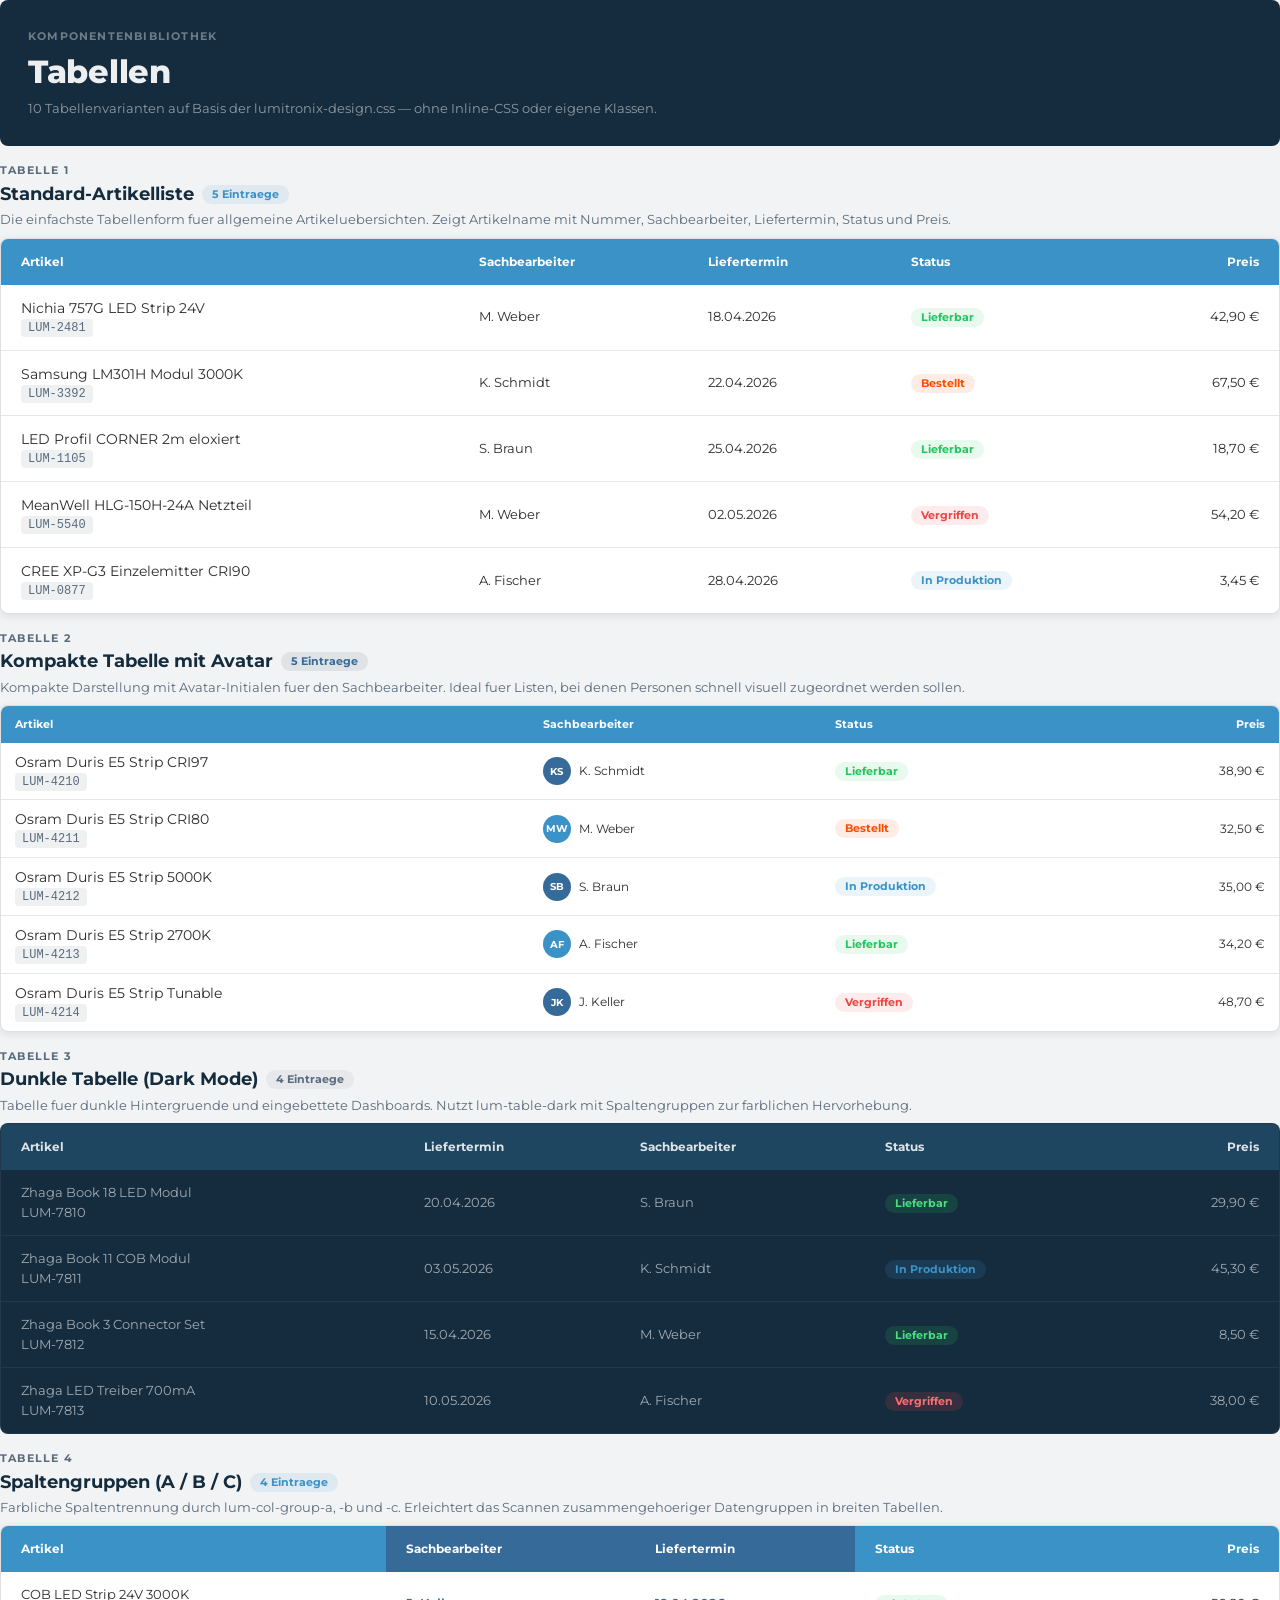
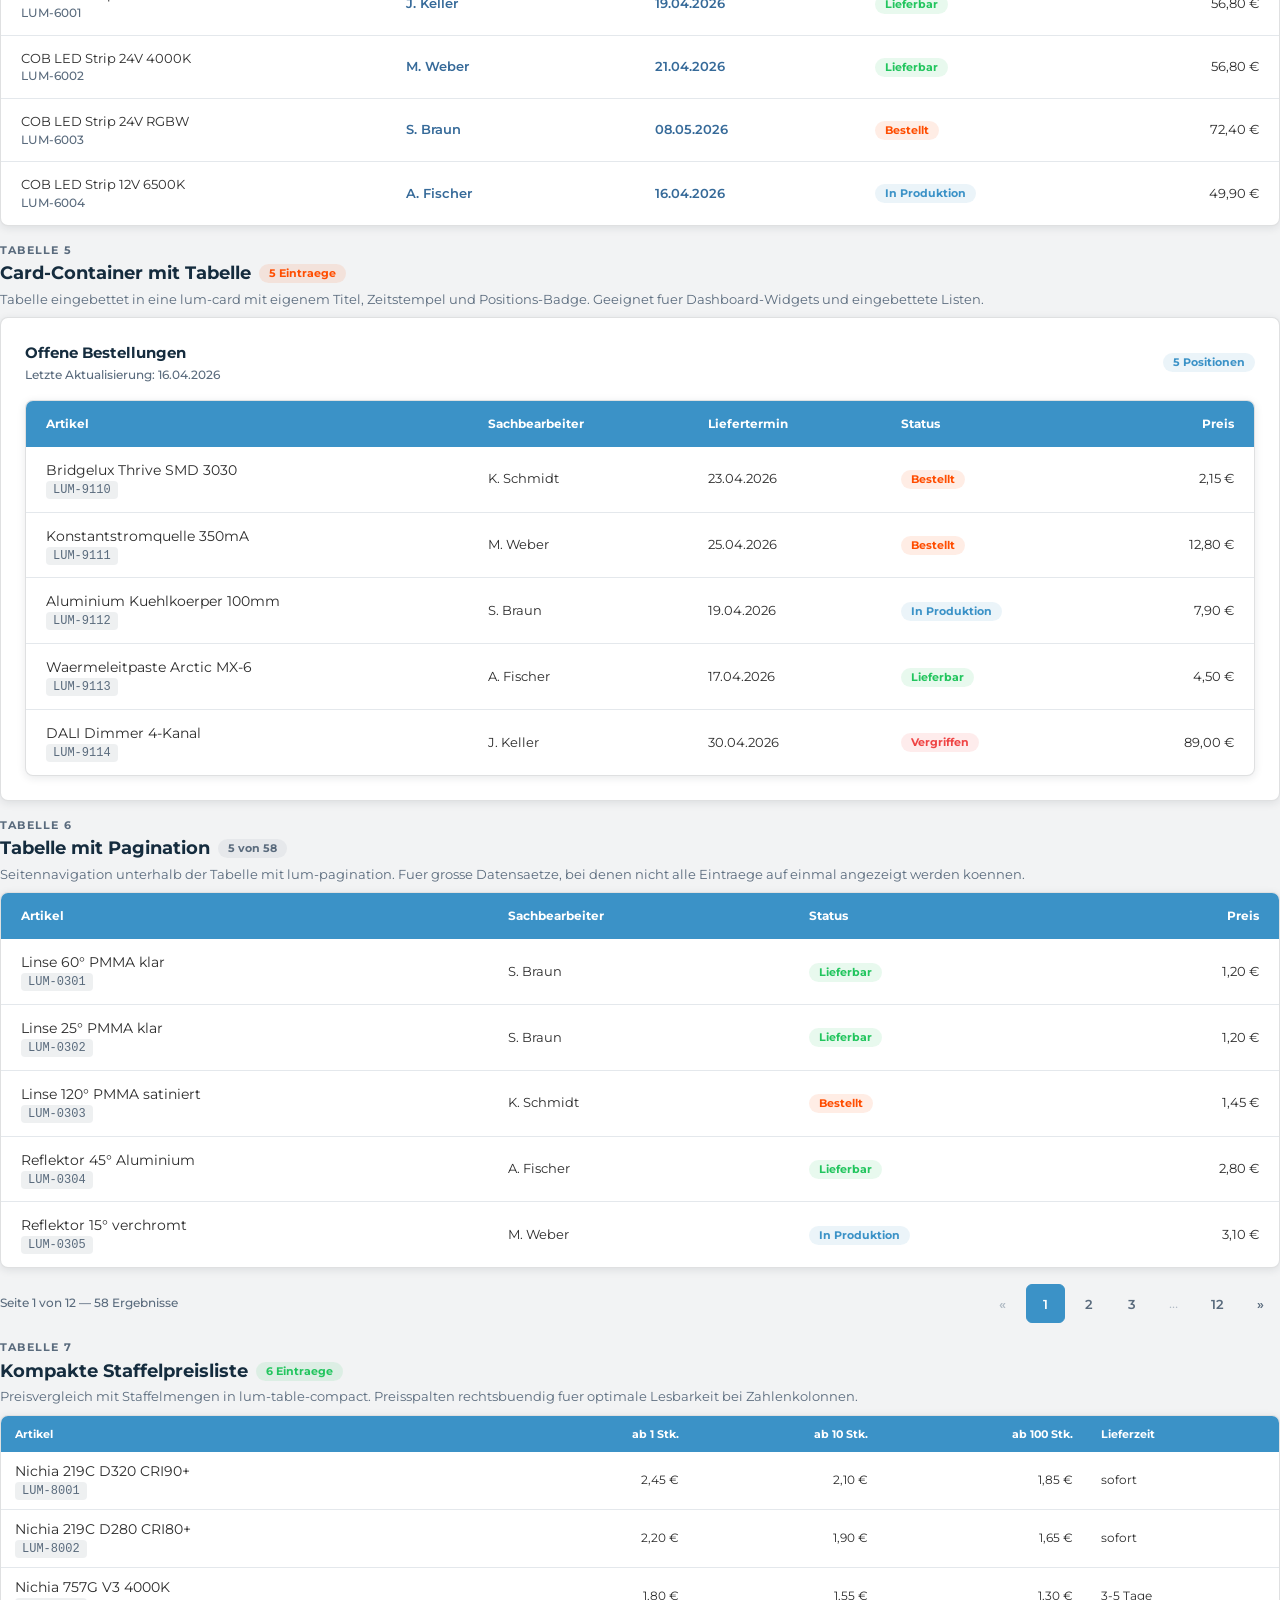
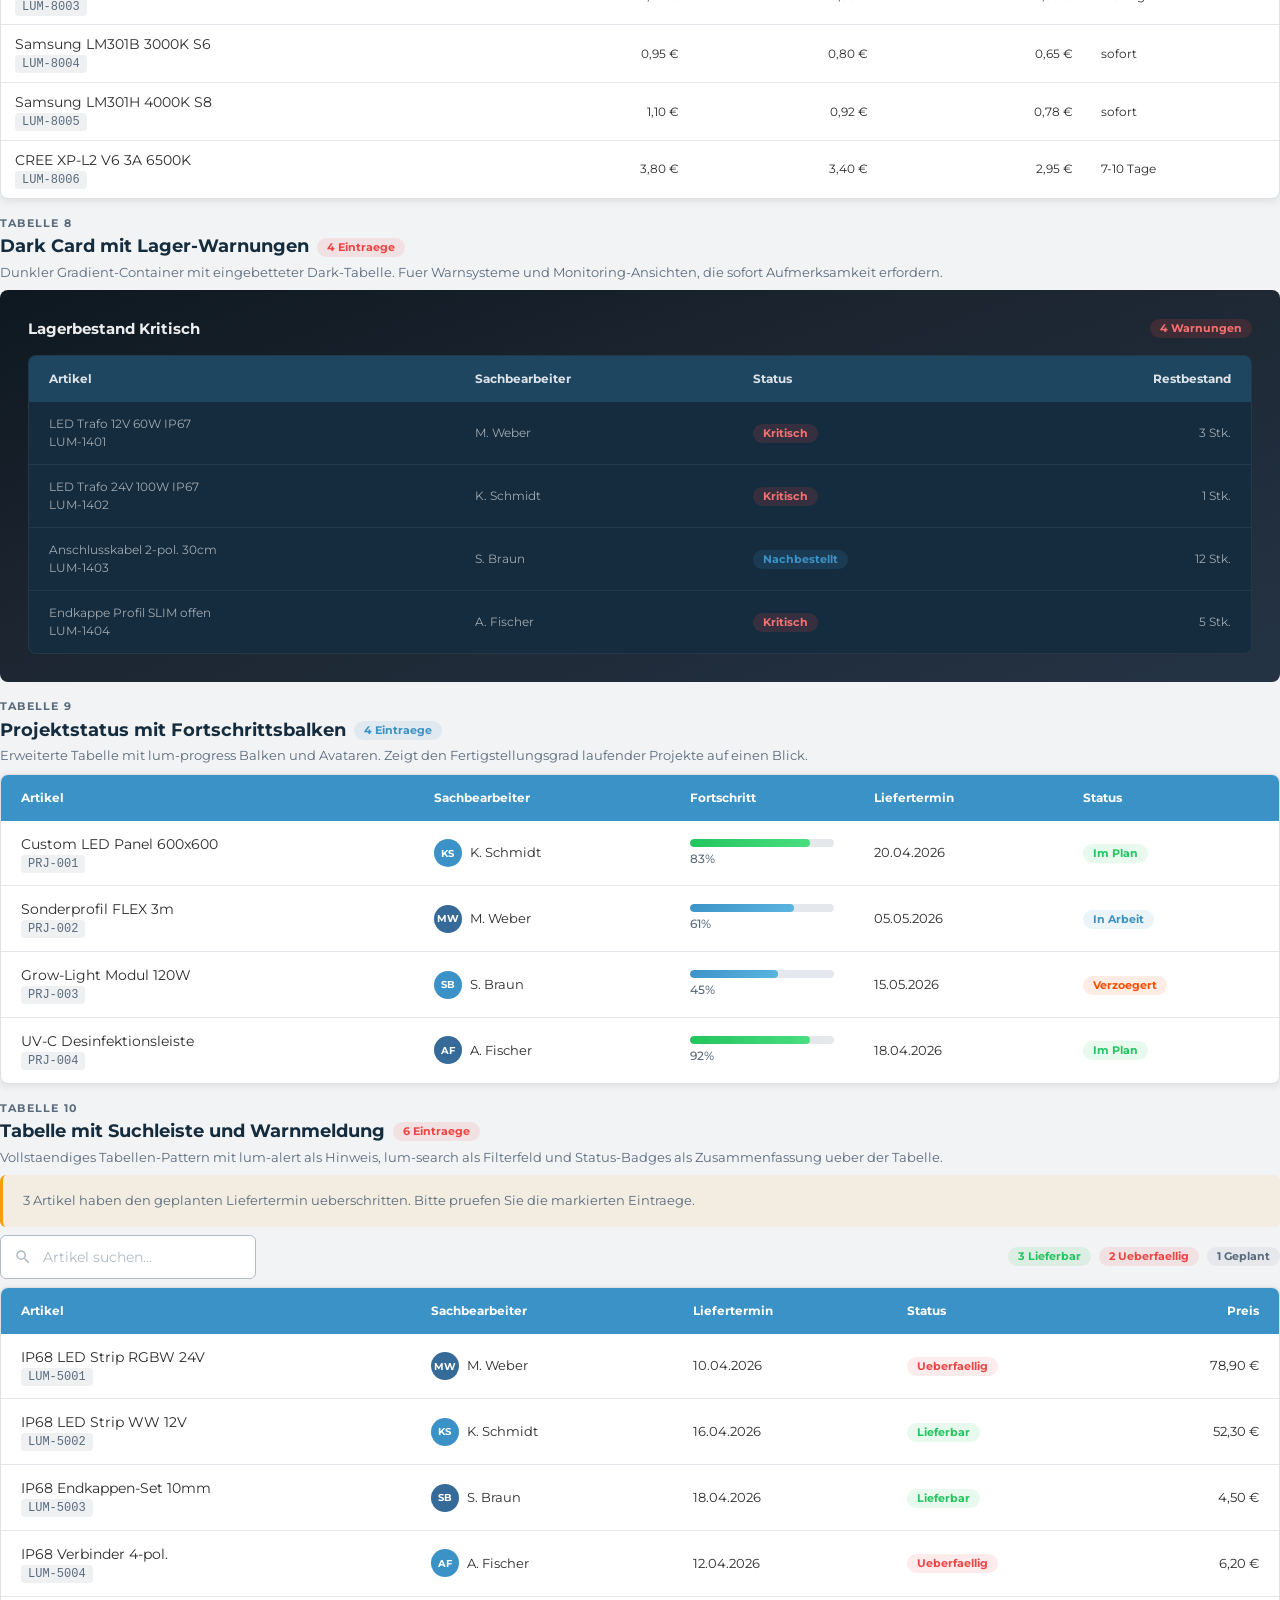
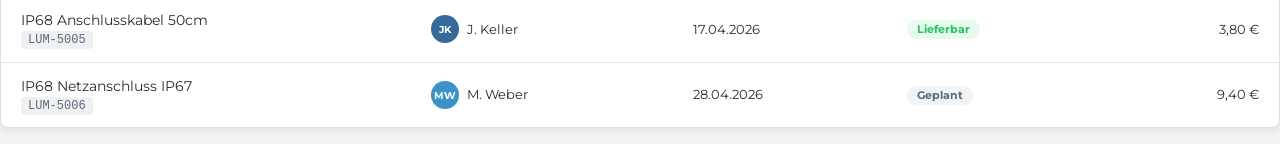
<file: tables.html>
<!DOCTYPE html>
<html lang="de">
<head>
<meta charset="UTF-8">
<meta name="viewport" content="width=device-width,initial-scale=1.0">
<title>LUMITRONIX – Tabellen-Komponentenbibliothek</title>
<link rel="stylesheet" href="./lumitronix-design.css">
<link href="https://fonts.googleapis.com/css2?family=Montserrat:wght@400;500;600;700;800&display=swap" rel="stylesheet">
<link href="https://fonts.googleapis.com/css2?family=Oswald:wght@400;500;600;700&display=swap" rel="stylesheet">
</head>
<body>

<!-- ═══════════════════════════════════════════════════════════
     HEADER
     ═══════════════════════════════════════════════════════════ -->
<div class="lum-dark-bg lum-mb-16">
  <div class="lum-flex-col lum-gap-8">
    <span class="lum-overline">Komponentenbibliothek</span>
    <span class="lum-h1">Tabellen</span>
    <span class="lum-body-sm">10 Tabellenvarianten auf Basis der lumitronix-design.css — ohne Inline-CSS oder eigene Klassen.</span>
  </div>
</div>


<!-- ═══════════════════════════════════════════════════════════
     TABELLE 1 — Standard-Artikelliste
     ═══════════════════════════════════════════════════════════ -->
<div class="lum-flex-col lum-gap-8 lum-mb-16">
  <div class="lum-flex-col lum-gap-4">
    <span class="lum-overline">Tabelle 1</span>
    <div class="lum-flex-center lum-gap-8">
      <span class="lum-h3">Standard-Artikelliste</span>
      <span class="lum-badge lum-badge-accent">5 Eintraege</span>
    </div>
    <span class="lum-body-sm">Die einfachste Tabellenform fuer allgemeine Artikeluebersichten. Zeigt Artikelname mit Nummer, Sachbearbeiter, Liefertermin, Status und Preis.</span>
  </div>

  <div class="lum-table-wrap">
    <table class="lum-table">
      <thead>
        <tr>
          <th>Artikel</th>
          <th>Sachbearbeiter</th>
          <th>Liefertermin</th>
          <th>Status</th>
          <th class="r">Preis</th>
        </tr>
      </thead>
      <tbody>
        <tr>
          <td>
            <div class="lum-flex-col">
              <span class="lum-body">Nichia 757G LED Strip 24V</span>
              <span class="lum-caption"><span class="lum-code">LUM-2481</span></span>
            </div>
          </td>
          <td>M. Weber</td>
          <td>18.04.2026</td>
          <td><span class="lum-badge lum-badge-green">Lieferbar</span></td>
          <td class="r">42,90 &euro;</td>
        </tr>
        <tr>
          <td>
            <div class="lum-flex-col">
              <span class="lum-body">Samsung LM301H Modul 3000K</span>
              <span class="lum-caption"><span class="lum-code">LUM-3392</span></span>
            </div>
          </td>
          <td>K. Schmidt</td>
          <td>22.04.2026</td>
          <td><span class="lum-badge lum-badge-orange">Bestellt</span></td>
          <td class="r">67,50 &euro;</td>
        </tr>
        <tr>
          <td>
            <div class="lum-flex-col">
              <span class="lum-body">LED Profil CORNER 2m eloxiert</span>
              <span class="lum-caption"><span class="lum-code">LUM-1105</span></span>
            </div>
          </td>
          <td>S. Braun</td>
          <td>25.04.2026</td>
          <td><span class="lum-badge lum-badge-green">Lieferbar</span></td>
          <td class="r">18,70 &euro;</td>
        </tr>
        <tr>
          <td>
            <div class="lum-flex-col">
              <span class="lum-body">MeanWell HLG-150H-24A Netzteil</span>
              <span class="lum-caption"><span class="lum-code">LUM-5540</span></span>
            </div>
          </td>
          <td>M. Weber</td>
          <td>02.05.2026</td>
          <td><span class="lum-badge lum-badge-red">Vergriffen</span></td>
          <td class="r">54,20 &euro;</td>
        </tr>
        <tr>
          <td>
            <div class="lum-flex-col">
              <span class="lum-body">CREE XP-G3 Einzelemitter CRI90</span>
              <span class="lum-caption"><span class="lum-code">LUM-0877</span></span>
            </div>
          </td>
          <td>A. Fischer</td>
          <td>28.04.2026</td>
          <td><span class="lum-badge lum-badge-accent">In Produktion</span></td>
          <td class="r">3,45 &euro;</td>
        </tr>
      </tbody>
    </table>
  </div>
</div>


<!-- ═══════════════════════════════════════════════════════════
     TABELLE 2 — Kompakte Tabelle mit Avatar
     ═══════════════════════════════════════════════════════════ -->
<div class="lum-flex-col lum-gap-8 lum-mb-16">
  <div class="lum-flex-col lum-gap-4">
    <span class="lum-overline">Tabelle 2</span>
    <div class="lum-flex-center lum-gap-8">
      <span class="lum-h3">Kompakte Tabelle mit Avatar</span>
      <span class="lum-badge lum-badge-primary">5 Eintraege</span>
    </div>
    <span class="lum-body-sm">Kompakte Darstellung mit Avatar-Initialen fuer den Sachbearbeiter. Ideal fuer Listen, bei denen Personen schnell visuell zugeordnet werden sollen.</span>
  </div>

  <div class="lum-table-wrap">
    <table class="lum-table lum-table-compact">
      <thead>
        <tr>
          <th>Artikel</th>
          <th>Sachbearbeiter</th>
          <th>Status</th>
          <th class="r">Preis</th>
        </tr>
      </thead>
      <tbody>
        <tr>
          <td>
            <div class="lum-flex-col">
              <span class="lum-body">Osram Duris E5 Strip CRI97</span>
              <span class="lum-caption"><span class="lum-code">LUM-4210</span></span>
            </div>
          </td>
          <td>
            <span class="lum-flex-center lum-gap-8">
              <span class="lum-avatar lum-avatar-sm lum-avatar-primary">KS</span>
              K. Schmidt
            </span>
          </td>
          <td><span class="lum-badge lum-badge-green">Lieferbar</span></td>
          <td class="r">38,90 &euro;</td>
        </tr>
        <tr>
          <td>
            <div class="lum-flex-col">
              <span class="lum-body">Osram Duris E5 Strip CRI80</span>
              <span class="lum-caption"><span class="lum-code">LUM-4211</span></span>
            </div>
          </td>
          <td>
            <span class="lum-flex-center lum-gap-8">
              <span class="lum-avatar lum-avatar-sm lum-avatar-accent">MW</span>
              M. Weber
            </span>
          </td>
          <td><span class="lum-badge lum-badge-orange">Bestellt</span></td>
          <td class="r">32,50 &euro;</td>
        </tr>
        <tr>
          <td>
            <div class="lum-flex-col">
              <span class="lum-body">Osram Duris E5 Strip 5000K</span>
              <span class="lum-caption"><span class="lum-code">LUM-4212</span></span>
            </div>
          </td>
          <td>
            <span class="lum-flex-center lum-gap-8">
              <span class="lum-avatar lum-avatar-sm lum-avatar-primary">SB</span>
              S. Braun
            </span>
          </td>
          <td><span class="lum-badge lum-badge-accent">In Produktion</span></td>
          <td class="r">35,00 &euro;</td>
        </tr>
        <tr>
          <td>
            <div class="lum-flex-col">
              <span class="lum-body">Osram Duris E5 Strip 2700K</span>
              <span class="lum-caption"><span class="lum-code">LUM-4213</span></span>
            </div>
          </td>
          <td>
            <span class="lum-flex-center lum-gap-8">
              <span class="lum-avatar lum-avatar-sm lum-avatar-accent">AF</span>
              A. Fischer
            </span>
          </td>
          <td><span class="lum-badge lum-badge-green">Lieferbar</span></td>
          <td class="r">34,20 &euro;</td>
        </tr>
        <tr>
          <td>
            <div class="lum-flex-col">
              <span class="lum-body">Osram Duris E5 Strip Tunable</span>
              <span class="lum-caption"><span class="lum-code">LUM-4214</span></span>
            </div>
          </td>
          <td>
            <span class="lum-flex-center lum-gap-8">
              <span class="lum-avatar lum-avatar-sm lum-avatar-primary">JK</span>
              J. Keller
            </span>
          </td>
          <td><span class="lum-badge lum-badge-red">Vergriffen</span></td>
          <td class="r">48,70 &euro;</td>
        </tr>
      </tbody>
    </table>
  </div>
</div>


<!-- ═══════════════════════════════════════════════════════════
     TABELLE 3 — Dunkle Tabelle
     ═══════════════════════════════════════════════════════════ -->
<div class="lum-flex-col lum-gap-8 lum-mb-16">
  <div class="lum-flex-col lum-gap-4">
    <span class="lum-overline">Tabelle 3</span>
    <div class="lum-flex-center lum-gap-8">
      <span class="lum-h3">Dunkle Tabelle (Dark Mode)</span>
      <span class="lum-badge lum-badge-gray">4 Eintraege</span>
    </div>
    <span class="lum-body-sm">Tabelle fuer dunkle Hintergruende und eingebettete Dashboards. Nutzt lum-table-dark mit Spaltengruppen zur farblichen Hervorhebung.</span>
  </div>

  <div class="lum-table-dark-wrap">
    <table class="lum-table lum-table-dark">
      <thead>
        <tr>
          <th>Artikel</th>
          <th>Liefertermin</th>
          <th>Sachbearbeiter</th>
          <th>Status</th>
          <th class="r">Preis</th>
        </tr>
      </thead>
      <tbody>
        <tr>
          <td>
            <div class="lum-flex-col">
              <span class="lum-col-group-b">Zhaga Book 18 LED Modul</span>
              <span class="lum-col-group-a">LUM-7810</span>
            </div>
          </td>
          <td>20.04.2026</td>
          <td>S. Braun</td>
          <td><span class="lum-badge lum-badge-dark-green">Lieferbar</span></td>
          <td class="r">29,90 &euro;</td>
        </tr>
        <tr>
          <td>
            <div class="lum-flex-col">
              <span class="lum-col-group-b">Zhaga Book 11 COB Modul</span>
              <span class="lum-col-group-a">LUM-7811</span>
            </div>
          </td>
          <td>03.05.2026</td>
          <td>K. Schmidt</td>
          <td><span class="lum-badge lum-badge-dark-teal">In Produktion</span></td>
          <td class="r">45,30 &euro;</td>
        </tr>
        <tr>
          <td>
            <div class="lum-flex-col">
              <span class="lum-col-group-b">Zhaga Book 3 Connector Set</span>
              <span class="lum-col-group-a">LUM-7812</span>
            </div>
          </td>
          <td>15.04.2026</td>
          <td>M. Weber</td>
          <td><span class="lum-badge lum-badge-dark-green">Lieferbar</span></td>
          <td class="r">8,50 &euro;</td>
        </tr>
        <tr>
          <td>
            <div class="lum-flex-col">
              <span class="lum-col-group-b">Zhaga LED Treiber 700mA</span>
              <span class="lum-col-group-a">LUM-7813</span>
            </div>
          </td>
          <td>10.05.2026</td>
          <td>A. Fischer</td>
          <td><span class="lum-badge lum-badge-dark-red">Vergriffen</span></td>
          <td class="r">38,00 &euro;</td>
        </tr>
      </tbody>
    </table>
  </div>
</div>


<!-- ═══════════════════════════════════════════════════════════
     TABELLE 4 — Spaltengruppen
     ═══════════════════════════════════════════════════════════ -->
<div class="lum-flex-col lum-gap-8 lum-mb-16">
  <div class="lum-flex-col lum-gap-4">
    <span class="lum-overline">Tabelle 4</span>
    <div class="lum-flex-center lum-gap-8">
      <span class="lum-h3">Spaltengruppen (A / B / C)</span>
      <span class="lum-badge lum-badge-accent">4 Eintraege</span>
    </div>
    <span class="lum-body-sm">Farbliche Spaltentrennung durch lum-col-group-a, -b und -c. Erleichtert das Scannen zusammengehoeriger Datengruppen in breiten Tabellen.</span>
  </div>

  <div class="lum-table-wrap">
    <table class="lum-table">
      <thead>
        <tr>
          <th class="lum-col-group-a">Artikel</th>
          <th class="lum-col-group-b">Sachbearbeiter</th>
          <th class="lum-col-group-b">Liefertermin</th>
          <th class="lum-col-group-c">Status</th>
          <th class="lum-col-group-c r">Preis</th>
        </tr>
      </thead>
      <tbody>
        <tr>
          <td>
            <div class="lum-flex-col">
              <span class="lum-col-group-a">COB LED Strip 24V 3000K</span>
              <span class="lum-caption">LUM-6001</span>
            </div>
          </td>
          <td class="lum-col-group-b">J. Keller</td>
          <td class="lum-col-group-b">19.04.2026</td>
          <td><span class="lum-badge lum-badge-green">Lieferbar</span></td>
          <td class="r">56,80 &euro;</td>
        </tr>
        <tr>
          <td>
            <div class="lum-flex-col">
              <span class="lum-col-group-a">COB LED Strip 24V 4000K</span>
              <span class="lum-caption">LUM-6002</span>
            </div>
          </td>
          <td class="lum-col-group-b">M. Weber</td>
          <td class="lum-col-group-b">21.04.2026</td>
          <td><span class="lum-badge lum-badge-green">Lieferbar</span></td>
          <td class="r">56,80 &euro;</td>
        </tr>
        <tr>
          <td>
            <div class="lum-flex-col">
              <span class="lum-col-group-a">COB LED Strip 24V RGBW</span>
              <span class="lum-caption">LUM-6003</span>
            </div>
          </td>
          <td class="lum-col-group-b">S. Braun</td>
          <td class="lum-col-group-b">08.05.2026</td>
          <td><span class="lum-badge lum-badge-orange">Bestellt</span></td>
          <td class="r">72,40 &euro;</td>
        </tr>
        <tr>
          <td>
            <div class="lum-flex-col">
              <span class="lum-col-group-a">COB LED Strip 12V 6500K</span>
              <span class="lum-caption">LUM-6004</span>
            </div>
          </td>
          <td class="lum-col-group-b">A. Fischer</td>
          <td class="lum-col-group-b">16.04.2026</td>
          <td><span class="lum-badge lum-badge-accent">In Produktion</span></td>
          <td class="r">49,90 &euro;</td>
        </tr>
      </tbody>
    </table>
  </div>
</div>


<!-- ═══════════════════════════════════════════════════════════
     TABELLE 5 — Tabelle in Card
     ═══════════════════════════════════════════════════════════ -->
<div class="lum-flex-col lum-gap-8 lum-mb-16">
  <div class="lum-flex-col lum-gap-4">
    <span class="lum-overline">Tabelle 5</span>
    <div class="lum-flex-center lum-gap-8">
      <span class="lum-h3">Card-Container mit Tabelle</span>
      <span class="lum-badge lum-badge-orange">5 Eintraege</span>
    </div>
    <span class="lum-body-sm">Tabelle eingebettet in eine lum-card mit eigenem Titel, Zeitstempel und Positions-Badge. Geeignet fuer Dashboard-Widgets und eingebettete Listen.</span>
  </div>

  <div class="lum-card">
    <div class="lum-flex-between lum-mb-16">
      <div class="lum-flex-col lum-gap-4">
        <span class="lum-h4">Offene Bestellungen</span>
        <span class="lum-caption">Letzte Aktualisierung: 16.04.2026</span>
      </div>
      <span class="lum-badge lum-badge-accent">5 Positionen</span>
    </div>

    <div class="lum-table-wrap">
      <table class="lum-table">
        <thead>
          <tr>
            <th>Artikel</th>
            <th>Sachbearbeiter</th>
            <th>Liefertermin</th>
            <th>Status</th>
            <th class="r">Preis</th>
          </tr>
        </thead>
        <tbody>
          <tr>
            <td>
              <div class="lum-flex-col">
                <span class="lum-body">Bridgelux Thrive SMD 3030</span>
                <span class="lum-caption"><span class="lum-code">LUM-9110</span></span>
              </div>
            </td>
            <td>K. Schmidt</td>
            <td>23.04.2026</td>
            <td><span class="lum-badge lum-badge-orange">Bestellt</span></td>
            <td class="r">2,15 &euro;</td>
          </tr>
          <tr>
            <td>
              <div class="lum-flex-col">
                <span class="lum-body">Konstantstromquelle 350mA</span>
                <span class="lum-caption"><span class="lum-code">LUM-9111</span></span>
              </div>
            </td>
            <td>M. Weber</td>
            <td>25.04.2026</td>
            <td><span class="lum-badge lum-badge-orange">Bestellt</span></td>
            <td class="r">12,80 &euro;</td>
          </tr>
          <tr>
            <td>
              <div class="lum-flex-col">
                <span class="lum-body">Aluminium Kuehlkoerper 100mm</span>
                <span class="lum-caption"><span class="lum-code">LUM-9112</span></span>
              </div>
            </td>
            <td>S. Braun</td>
            <td>19.04.2026</td>
            <td><span class="lum-badge lum-badge-accent">In Produktion</span></td>
            <td class="r">7,90 &euro;</td>
          </tr>
          <tr>
            <td>
              <div class="lum-flex-col">
                <span class="lum-body">Waermeleitpaste Arctic MX-6</span>
                <span class="lum-caption"><span class="lum-code">LUM-9113</span></span>
              </div>
            </td>
            <td>A. Fischer</td>
            <td>17.04.2026</td>
            <td><span class="lum-badge lum-badge-green">Lieferbar</span></td>
            <td class="r">4,50 &euro;</td>
          </tr>
          <tr>
            <td>
              <div class="lum-flex-col">
                <span class="lum-body">DALI Dimmer 4-Kanal</span>
                <span class="lum-caption"><span class="lum-code">LUM-9114</span></span>
              </div>
            </td>
            <td>J. Keller</td>
            <td>30.04.2026</td>
            <td><span class="lum-badge lum-badge-red">Vergriffen</span></td>
            <td class="r">89,00 &euro;</td>
          </tr>
        </tbody>
      </table>
    </div>
  </div>
</div>


<!-- ═══════════════════════════════════════════════════════════
     TABELLE 6 — Tabelle mit Pagination
     ═══════════════════════════════════════════════════════════ -->
<div class="lum-flex-col lum-gap-8 lum-mb-16">
  <div class="lum-flex-col lum-gap-4">
    <span class="lum-overline">Tabelle 6</span>
    <div class="lum-flex-center lum-gap-8">
      <span class="lum-h3">Tabelle mit Pagination</span>
      <span class="lum-badge lum-badge-gray">5 von 58</span>
    </div>
    <span class="lum-body-sm">Seitennavigation unterhalb der Tabelle mit lum-pagination. Fuer grosse Datensaetze, bei denen nicht alle Eintraege auf einmal angezeigt werden koennen.</span>
  </div>

  <div class="lum-table-wrap">
    <table class="lum-table">
      <thead>
        <tr>
          <th>Artikel</th>
          <th>Sachbearbeiter</th>
          <th>Status</th>
          <th class="r">Preis</th>
        </tr>
      </thead>
      <tbody>
        <tr>
          <td>
            <div class="lum-flex-col">
              <span class="lum-body">Linse 60&deg; PMMA klar</span>
              <span class="lum-caption"><span class="lum-code">LUM-0301</span></span>
            </div>
          </td>
          <td>S. Braun</td>
          <td><span class="lum-badge lum-badge-green">Lieferbar</span></td>
          <td class="r">1,20 &euro;</td>
        </tr>
        <tr>
          <td>
            <div class="lum-flex-col">
              <span class="lum-body">Linse 25&deg; PMMA klar</span>
              <span class="lum-caption"><span class="lum-code">LUM-0302</span></span>
            </div>
          </td>
          <td>S. Braun</td>
          <td><span class="lum-badge lum-badge-green">Lieferbar</span></td>
          <td class="r">1,20 &euro;</td>
        </tr>
        <tr>
          <td>
            <div class="lum-flex-col">
              <span class="lum-body">Linse 120&deg; PMMA satiniert</span>
              <span class="lum-caption"><span class="lum-code">LUM-0303</span></span>
            </div>
          </td>
          <td>K. Schmidt</td>
          <td><span class="lum-badge lum-badge-orange">Bestellt</span></td>
          <td class="r">1,45 &euro;</td>
        </tr>
        <tr>
          <td>
            <div class="lum-flex-col">
              <span class="lum-body">Reflektor 45&deg; Aluminium</span>
              <span class="lum-caption"><span class="lum-code">LUM-0304</span></span>
            </div>
          </td>
          <td>A. Fischer</td>
          <td><span class="lum-badge lum-badge-green">Lieferbar</span></td>
          <td class="r">2,80 &euro;</td>
        </tr>
        <tr>
          <td>
            <div class="lum-flex-col">
              <span class="lum-body">Reflektor 15&deg; verchromt</span>
              <span class="lum-caption"><span class="lum-code">LUM-0305</span></span>
            </div>
          </td>
          <td>M. Weber</td>
          <td><span class="lum-badge lum-badge-accent">In Produktion</span></td>
          <td class="r">3,10 &euro;</td>
        </tr>
      </tbody>
    </table>
  </div>

  <div class="lum-flex-between lum-mt-8">
    <span class="lum-caption">Seite 1 von 12 &mdash; 58 Ergebnisse</span>
    <div class="lum-pagination">
      <button class="lum-page disabled">&laquo;</button>
      <button class="lum-page active">1</button>
      <button class="lum-page">2</button>
      <button class="lum-page">3</button>
      <span class="lum-page-dots">&hellip;</span>
      <button class="lum-page">12</button>
      <button class="lum-page">&raquo;</button>
    </div>
  </div>
</div>


<!-- ═══════════════════════════════════════════════════════════
     TABELLE 7 — Kompakte Preisliste
     ═══════════════════════════════════════════════════════════ -->
<div class="lum-flex-col lum-gap-8 lum-mb-16">
  <div class="lum-flex-col lum-gap-4">
    <span class="lum-overline">Tabelle 7</span>
    <div class="lum-flex-center lum-gap-8">
      <span class="lum-h3">Kompakte Staffelpreisliste</span>
      <span class="lum-badge lum-badge-green">6 Eintraege</span>
    </div>
    <span class="lum-body-sm">Preisvergleich mit Staffelmengen in lum-table-compact. Preisspalten rechtsbuendig fuer optimale Lesbarkeit bei Zahlenkolonnen.</span>
  </div>

  <div class="lum-table-wrap">
    <table class="lum-table lum-table-compact">
      <thead>
        <tr>
          <th>Artikel</th>
          <th class="r">ab 1 Stk.</th>
          <th class="r">ab 10 Stk.</th>
          <th class="r">ab 100 Stk.</th>
          <th>Lieferzeit</th>
        </tr>
      </thead>
      <tbody>
        <tr>
          <td>
            <div class="lum-flex-col">
              <span class="lum-body">Nichia 219C D320 CRI90+</span>
              <span class="lum-caption"><span class="lum-code">LUM-8001</span></span>
            </div>
          </td>
          <td class="r">2,45 &euro;</td>
          <td class="r">2,10 &euro;</td>
          <td class="r">1,85 &euro;</td>
          <td>sofort</td>
        </tr>
        <tr>
          <td>
            <div class="lum-flex-col">
              <span class="lum-body">Nichia 219C D280 CRI80+</span>
              <span class="lum-caption"><span class="lum-code">LUM-8002</span></span>
            </div>
          </td>
          <td class="r">2,20 &euro;</td>
          <td class="r">1,90 &euro;</td>
          <td class="r">1,65 &euro;</td>
          <td>sofort</td>
        </tr>
        <tr>
          <td>
            <div class="lum-flex-col">
              <span class="lum-body">Nichia 757G V3 4000K</span>
              <span class="lum-caption"><span class="lum-code">LUM-8003</span></span>
            </div>
          </td>
          <td class="r">1,80 &euro;</td>
          <td class="r">1,55 &euro;</td>
          <td class="r">1,30 &euro;</td>
          <td>3-5 Tage</td>
        </tr>
        <tr>
          <td>
            <div class="lum-flex-col">
              <span class="lum-body">Samsung LM301B 3000K S6</span>
              <span class="lum-caption"><span class="lum-code">LUM-8004</span></span>
            </div>
          </td>
          <td class="r">0,95 &euro;</td>
          <td class="r">0,80 &euro;</td>
          <td class="r">0,65 &euro;</td>
          <td>sofort</td>
        </tr>
        <tr>
          <td>
            <div class="lum-flex-col">
              <span class="lum-body">Samsung LM301H 4000K S8</span>
              <span class="lum-caption"><span class="lum-code">LUM-8005</span></span>
            </div>
          </td>
          <td class="r">1,10 &euro;</td>
          <td class="r">0,92 &euro;</td>
          <td class="r">0,78 &euro;</td>
          <td>sofort</td>
        </tr>
        <tr>
          <td>
            <div class="lum-flex-col">
              <span class="lum-body">CREE XP-L2 V6 3A 6500K</span>
              <span class="lum-caption"><span class="lum-code">LUM-8006</span></span>
            </div>
          </td>
          <td class="r">3,80 &euro;</td>
          <td class="r">3,40 &euro;</td>
          <td class="r">2,95 &euro;</td>
          <td>7-10 Tage</td>
        </tr>
      </tbody>
    </table>
  </div>
</div>


<!-- ═══════════════════════════════════════════════════════════
     TABELLE 8 — Dark Card mit Tabelle + Stat-Cards
     ═══════════════════════════════════════════════════════════ -->
<div class="lum-flex-col lum-gap-8 lum-mb-16">
  <div class="lum-flex-col lum-gap-4">
    <span class="lum-overline">Tabelle 8</span>
    <div class="lum-flex-center lum-gap-8">
      <span class="lum-h3">Dark Card mit Lager-Warnungen</span>
      <span class="lum-badge lum-badge-red">4 Eintraege</span>
    </div>
    <span class="lum-body-sm">Dunkler Gradient-Container mit eingebetteter Dark-Tabelle. Fuer Warnsysteme und Monitoring-Ansichten, die sofort Aufmerksamkeit erfordern.</span>
  </div>

  <div class="lum-dark-bg-gradient">
    <div class="lum-flex-col lum-gap-16">
      <div class="lum-flex-between">
        <span class="lum-h4">Lagerbestand Kritisch</span>
        <span class="lum-badge lum-badge-dark-red">4 Warnungen</span>
      </div>

      <div class="lum-table-dark-wrap">
        <table class="lum-table lum-table-dark lum-table-compact">
          <thead>
            <tr>
              <th>Artikel</th>
              <th>Sachbearbeiter</th>
              <th>Status</th>
              <th class="r">Restbestand</th>
            </tr>
          </thead>
          <tbody>
            <tr>
              <td>
                <div class="lum-flex-col">
                  <span class="lum-col-group-b">LED Trafo 12V 60W IP67</span>
                  <span class="lum-col-group-a">LUM-1401</span>
                </div>
              </td>
              <td>M. Weber</td>
              <td><span class="lum-badge lum-badge-dark-red">Kritisch</span></td>
              <td class="r">3 Stk.</td>
            </tr>
            <tr>
              <td>
                <div class="lum-flex-col">
                  <span class="lum-col-group-b">LED Trafo 24V 100W IP67</span>
                  <span class="lum-col-group-a">LUM-1402</span>
                </div>
              </td>
              <td>K. Schmidt</td>
              <td><span class="lum-badge lum-badge-dark-red">Kritisch</span></td>
              <td class="r">1 Stk.</td>
            </tr>
            <tr>
              <td>
                <div class="lum-flex-col">
                  <span class="lum-col-group-b">Anschlusskabel 2-pol. 30cm</span>
                  <span class="lum-col-group-a">LUM-1403</span>
                </div>
              </td>
              <td>S. Braun</td>
              <td><span class="lum-badge lum-badge-dark-teal">Nachbestellt</span></td>
              <td class="r">12 Stk.</td>
            </tr>
            <tr>
              <td>
                <div class="lum-flex-col">
                  <span class="lum-col-group-b">Endkappe Profil SLIM offen</span>
                  <span class="lum-col-group-a">LUM-1404</span>
                </div>
              </td>
              <td>A. Fischer</td>
              <td><span class="lum-badge lum-badge-dark-red">Kritisch</span></td>
              <td class="r">5 Stk.</td>
            </tr>
          </tbody>
        </table>
      </div>
    </div>
  </div>
</div>


<!-- ═══════════════════════════════════════════════════════════
     TABELLE 9 — Tabelle mit Progress-Bars
     ═══════════════════════════════════════════════════════════ -->
<div class="lum-flex-col lum-gap-8 lum-mb-16">
  <div class="lum-flex-col lum-gap-4">
    <span class="lum-overline">Tabelle 9</span>
    <div class="lum-flex-center lum-gap-8">
      <span class="lum-h3">Projektstatus mit Fortschrittsbalken</span>
      <span class="lum-badge lum-badge-accent">4 Eintraege</span>
    </div>
    <span class="lum-body-sm">Erweiterte Tabelle mit lum-progress Balken und Avataren. Zeigt den Fertigstellungsgrad laufender Projekte auf einen Blick.</span>
  </div>

  <div class="lum-table-wrap">
    <table class="lum-table">
      <thead>
        <tr>
          <th>Artikel</th>
          <th>Sachbearbeiter</th>
          <th>Fortschritt</th>
          <th>Liefertermin</th>
          <th>Status</th>
        </tr>
      </thead>
      <tbody>
        <tr>
          <td>
            <div class="lum-flex-col">
              <span class="lum-body">Custom LED Panel 600x600</span>
              <span class="lum-caption"><span class="lum-code">PRJ-001</span></span>
            </div>
          </td>
          <td>
            <span class="lum-flex-center lum-gap-8">
              <span class="lum-avatar lum-avatar-sm lum-avatar-accent">KS</span>
              K. Schmidt
            </span>
          </td>
          <td>
            <div class="lum-flex-col lum-gap-4">
              <div class="lum-progress">
                <div class="lum-progress-fill lum-progress-green"></div>
              </div>
              <span class="lum-caption">83%</span>
            </div>
          </td>
          <td>20.04.2026</td>
          <td><span class="lum-badge lum-badge-green">Im Plan</span></td>
        </tr>
        <tr>
          <td>
            <div class="lum-flex-col">
              <span class="lum-body">Sonderprofil FLEX 3m</span>
              <span class="lum-caption"><span class="lum-code">PRJ-002</span></span>
            </div>
          </td>
          <td>
            <span class="lum-flex-center lum-gap-8">
              <span class="lum-avatar lum-avatar-sm lum-avatar-primary">MW</span>
              M. Weber
            </span>
          </td>
          <td>
            <div class="lum-flex-col lum-gap-4">
              <div class="lum-progress">
                <div class="lum-progress-fill lum-progress-accent"></div>
              </div>
              <span class="lum-caption">61%</span>
            </div>
          </td>
          <td>05.05.2026</td>
          <td><span class="lum-badge lum-badge-accent">In Arbeit</span></td>
        </tr>
        <tr>
          <td>
            <div class="lum-flex-col">
              <span class="lum-body">Grow-Light Modul 120W</span>
              <span class="lum-caption"><span class="lum-code">PRJ-003</span></span>
            </div>
          </td>
          <td>
            <span class="lum-flex-center lum-gap-8">
              <span class="lum-avatar lum-avatar-sm lum-avatar-accent">SB</span>
              S. Braun
            </span>
          </td>
          <td>
            <div class="lum-flex-col lum-gap-4">
              <div class="lum-progress">
                <div class="lum-progress-fill lum-progress-teal"></div>
              </div>
              <span class="lum-caption">45%</span>
            </div>
          </td>
          <td>15.05.2026</td>
          <td><span class="lum-badge lum-badge-orange">Verzoegert</span></td>
        </tr>
        <tr>
          <td>
            <div class="lum-flex-col">
              <span class="lum-body">UV-C Desinfektionsleiste</span>
              <span class="lum-caption"><span class="lum-code">PRJ-004</span></span>
            </div>
          </td>
          <td>
            <span class="lum-flex-center lum-gap-8">
              <span class="lum-avatar lum-avatar-sm lum-avatar-primary">AF</span>
              A. Fischer
            </span>
          </td>
          <td>
            <div class="lum-flex-col lum-gap-4">
              <div class="lum-progress">
                <div class="lum-progress-fill lum-progress-green"></div>
              </div>
              <span class="lum-caption">92%</span>
            </div>
          </td>
          <td>18.04.2026</td>
          <td><span class="lum-badge lum-badge-green">Im Plan</span></td>
        </tr>
      </tbody>
    </table>
  </div>
</div>


<!-- ═══════════════════════════════════════════════════════════
     TABELLE 10 — Tabelle mit Alert + Suchleiste
     ═══════════════════════════════════════════════════════════ -->
<div class="lum-flex-col lum-gap-8 lum-mb-16">
  <div class="lum-flex-col lum-gap-4">
    <span class="lum-overline">Tabelle 10</span>
    <div class="lum-flex-center lum-gap-8">
      <span class="lum-h3">Tabelle mit Suchleiste und Warnmeldung</span>
      <span class="lum-badge lum-badge-red">6 Eintraege</span>
    </div>
    <span class="lum-body-sm">Vollstaendiges Tabellen-Pattern mit lum-alert als Hinweis, lum-search als Filterfeld und Status-Badges als Zusammenfassung ueber der Tabelle.</span>
  </div>

  <div class="lum-alert lum-alert-warning">
    <span class="lum-body-sm">3 Artikel haben den geplanten Liefertermin ueberschritten. Bitte pruefen Sie die markierten Eintraege.</span>
  </div>

  <div class="lum-flex-between">
    <div class="lum-search-wrap">
      <svg viewBox="0 0 24 24"><path d="M15.5 14h-.79l-.28-.27A6.471 6.471 0 0016 9.5 6.5 6.5 0 109.5 16c1.61 0 3.09-.59 4.23-1.57l.27.28v.79l5 4.99L20.49 19l-4.99-5zm-6 0C7.01 14 5 11.99 5 9.5S7.01 5 9.5 5 14 7.01 14 9.5 11.99 14 9.5 14z"/></svg>
      <input type="text" class="lum-search" placeholder="Artikel suchen...">
    </div>
    <div class="lum-flex-center lum-gap-8">
      <span class="lum-badge lum-badge-green">3 Lieferbar</span>
      <span class="lum-badge lum-badge-red">2 Ueberfaellig</span>
      <span class="lum-badge lum-badge-gray">1 Geplant</span>
    </div>
  </div>

  <div class="lum-table-wrap">
    <table class="lum-table">
      <thead>
        <tr>
          <th>Artikel</th>
          <th>Sachbearbeiter</th>
          <th>Liefertermin</th>
          <th>Status</th>
          <th class="r">Preis</th>
        </tr>
      </thead>
      <tbody>
        <tr>
          <td>
            <div class="lum-flex-col">
              <span class="lum-body">IP68 LED Strip RGBW 24V</span>
              <span class="lum-caption"><span class="lum-code">LUM-5001</span></span>
            </div>
          </td>
          <td>
            <span class="lum-flex-center lum-gap-8">
              <span class="lum-avatar lum-avatar-sm lum-avatar-primary">MW</span>
              M. Weber
            </span>
          </td>
          <td>10.04.2026</td>
          <td><span class="lum-badge lum-badge-red">Ueberfaellig</span></td>
          <td class="r">78,90 &euro;</td>
        </tr>
        <tr>
          <td>
            <div class="lum-flex-col">
              <span class="lum-body">IP68 LED Strip WW 12V</span>
              <span class="lum-caption"><span class="lum-code">LUM-5002</span></span>
            </div>
          </td>
          <td>
            <span class="lum-flex-center lum-gap-8">
              <span class="lum-avatar lum-avatar-sm lum-avatar-accent">KS</span>
              K. Schmidt
            </span>
          </td>
          <td>16.04.2026</td>
          <td><span class="lum-badge lum-badge-green">Lieferbar</span></td>
          <td class="r">52,30 &euro;</td>
        </tr>
        <tr>
          <td>
            <div class="lum-flex-col">
              <span class="lum-body">IP68 Endkappen-Set 10mm</span>
              <span class="lum-caption"><span class="lum-code">LUM-5003</span></span>
            </div>
          </td>
          <td>
            <span class="lum-flex-center lum-gap-8">
              <span class="lum-avatar lum-avatar-sm lum-avatar-primary">SB</span>
              S. Braun
            </span>
          </td>
          <td>18.04.2026</td>
          <td><span class="lum-badge lum-badge-green">Lieferbar</span></td>
          <td class="r">4,50 &euro;</td>
        </tr>
        <tr>
          <td>
            <div class="lum-flex-col">
              <span class="lum-body">IP68 Verbinder 4-pol.</span>
              <span class="lum-caption"><span class="lum-code">LUM-5004</span></span>
            </div>
          </td>
          <td>
            <span class="lum-flex-center lum-gap-8">
              <span class="lum-avatar lum-avatar-sm lum-avatar-accent">AF</span>
              A. Fischer
            </span>
          </td>
          <td>12.04.2026</td>
          <td><span class="lum-badge lum-badge-red">Ueberfaellig</span></td>
          <td class="r">6,20 &euro;</td>
        </tr>
        <tr>
          <td>
            <div class="lum-flex-col">
              <span class="lum-body">IP68 Anschlusskabel 50cm</span>
              <span class="lum-caption"><span class="lum-code">LUM-5005</span></span>
            </div>
          </td>
          <td>
            <span class="lum-flex-center lum-gap-8">
              <span class="lum-avatar lum-avatar-sm lum-avatar-primary">JK</span>
              J. Keller
            </span>
          </td>
          <td>17.04.2026</td>
          <td><span class="lum-badge lum-badge-green">Lieferbar</span></td>
          <td class="r">3,80 &euro;</td>
        </tr>
        <tr>
          <td>
            <div class="lum-flex-col">
              <span class="lum-body">IP68 Netzanschluss IP67</span>
              <span class="lum-caption"><span class="lum-code">LUM-5006</span></span>
            </div>
          </td>
          <td>
            <span class="lum-flex-center lum-gap-8">
              <span class="lum-avatar lum-avatar-sm lum-avatar-accent">MW</span>
              M. Weber
            </span>
          </td>
          <td>28.04.2026</td>
          <td><span class="lum-badge lum-badge-gray">Geplant</span></td>
          <td class="r">9,40 &euro;</td>
        </tr>
      </tbody>
    </table>
  </div>
</div>


</body>
</html>
</file>
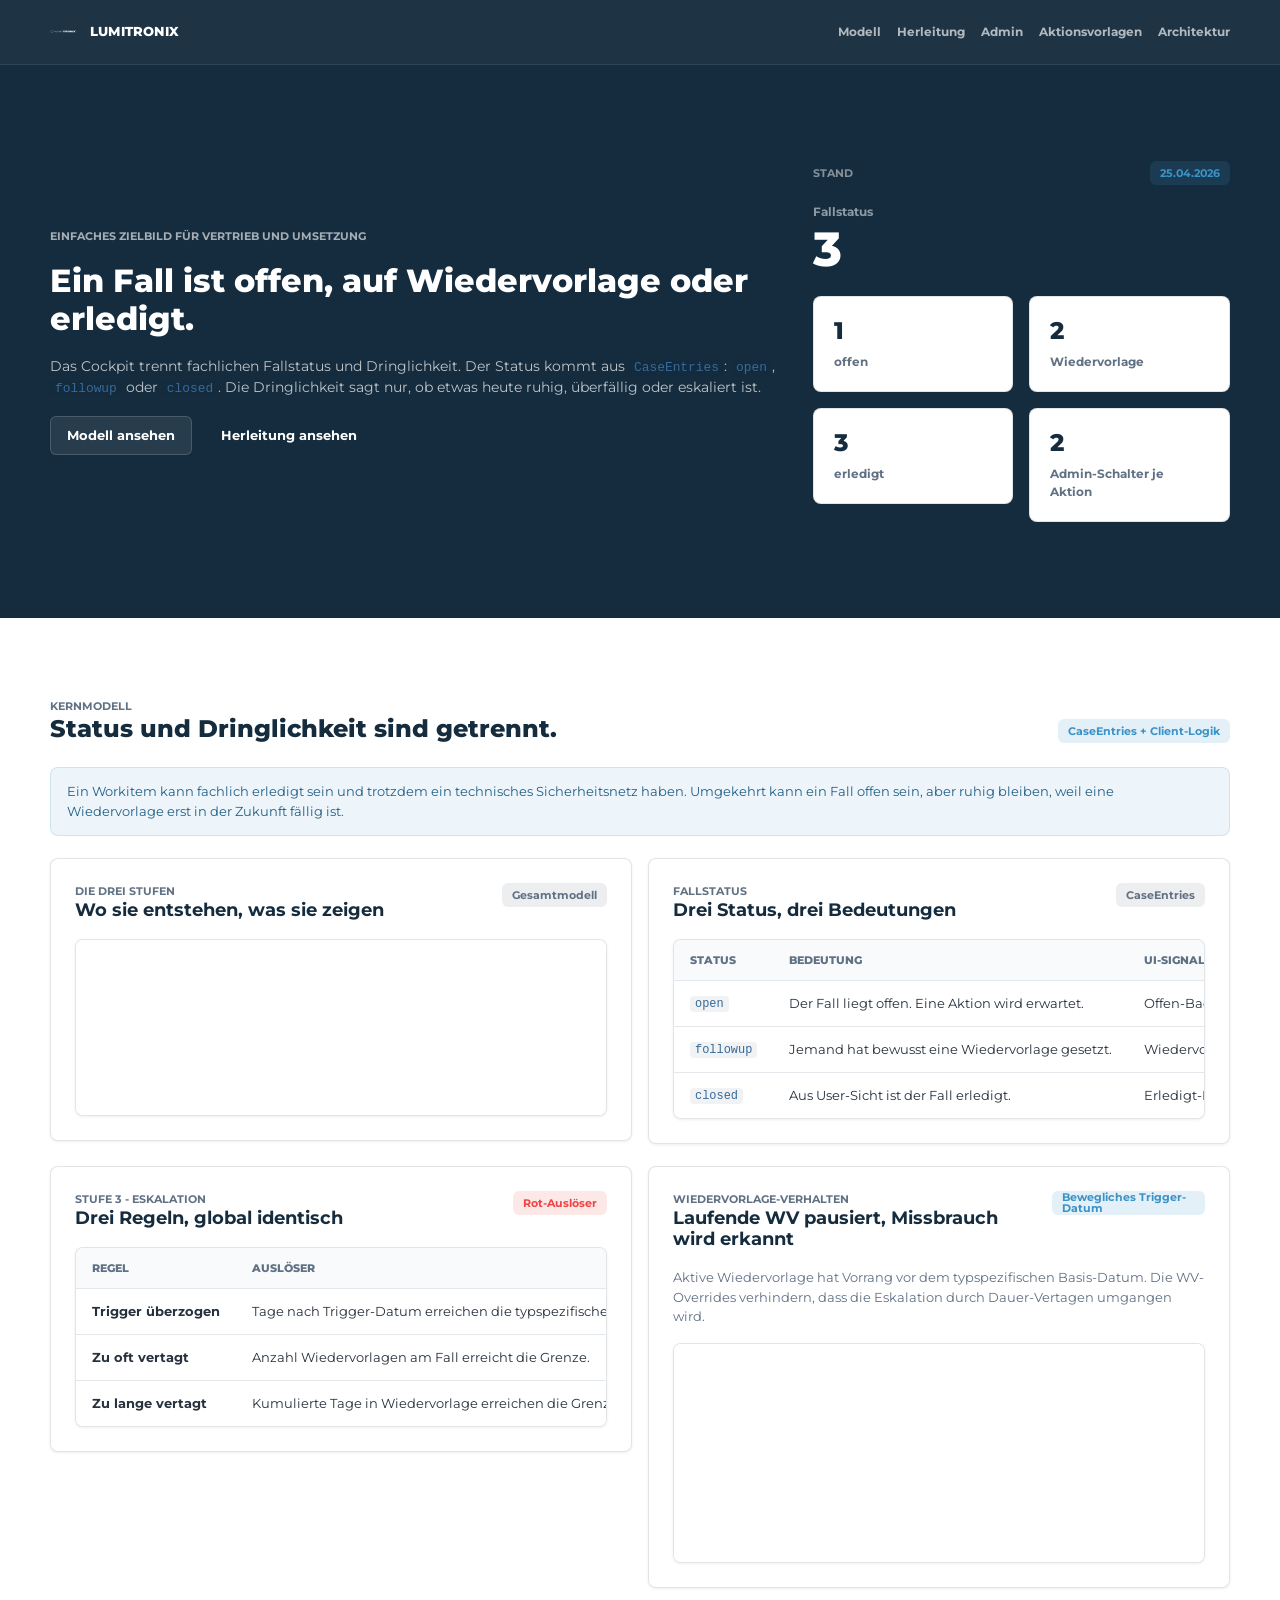
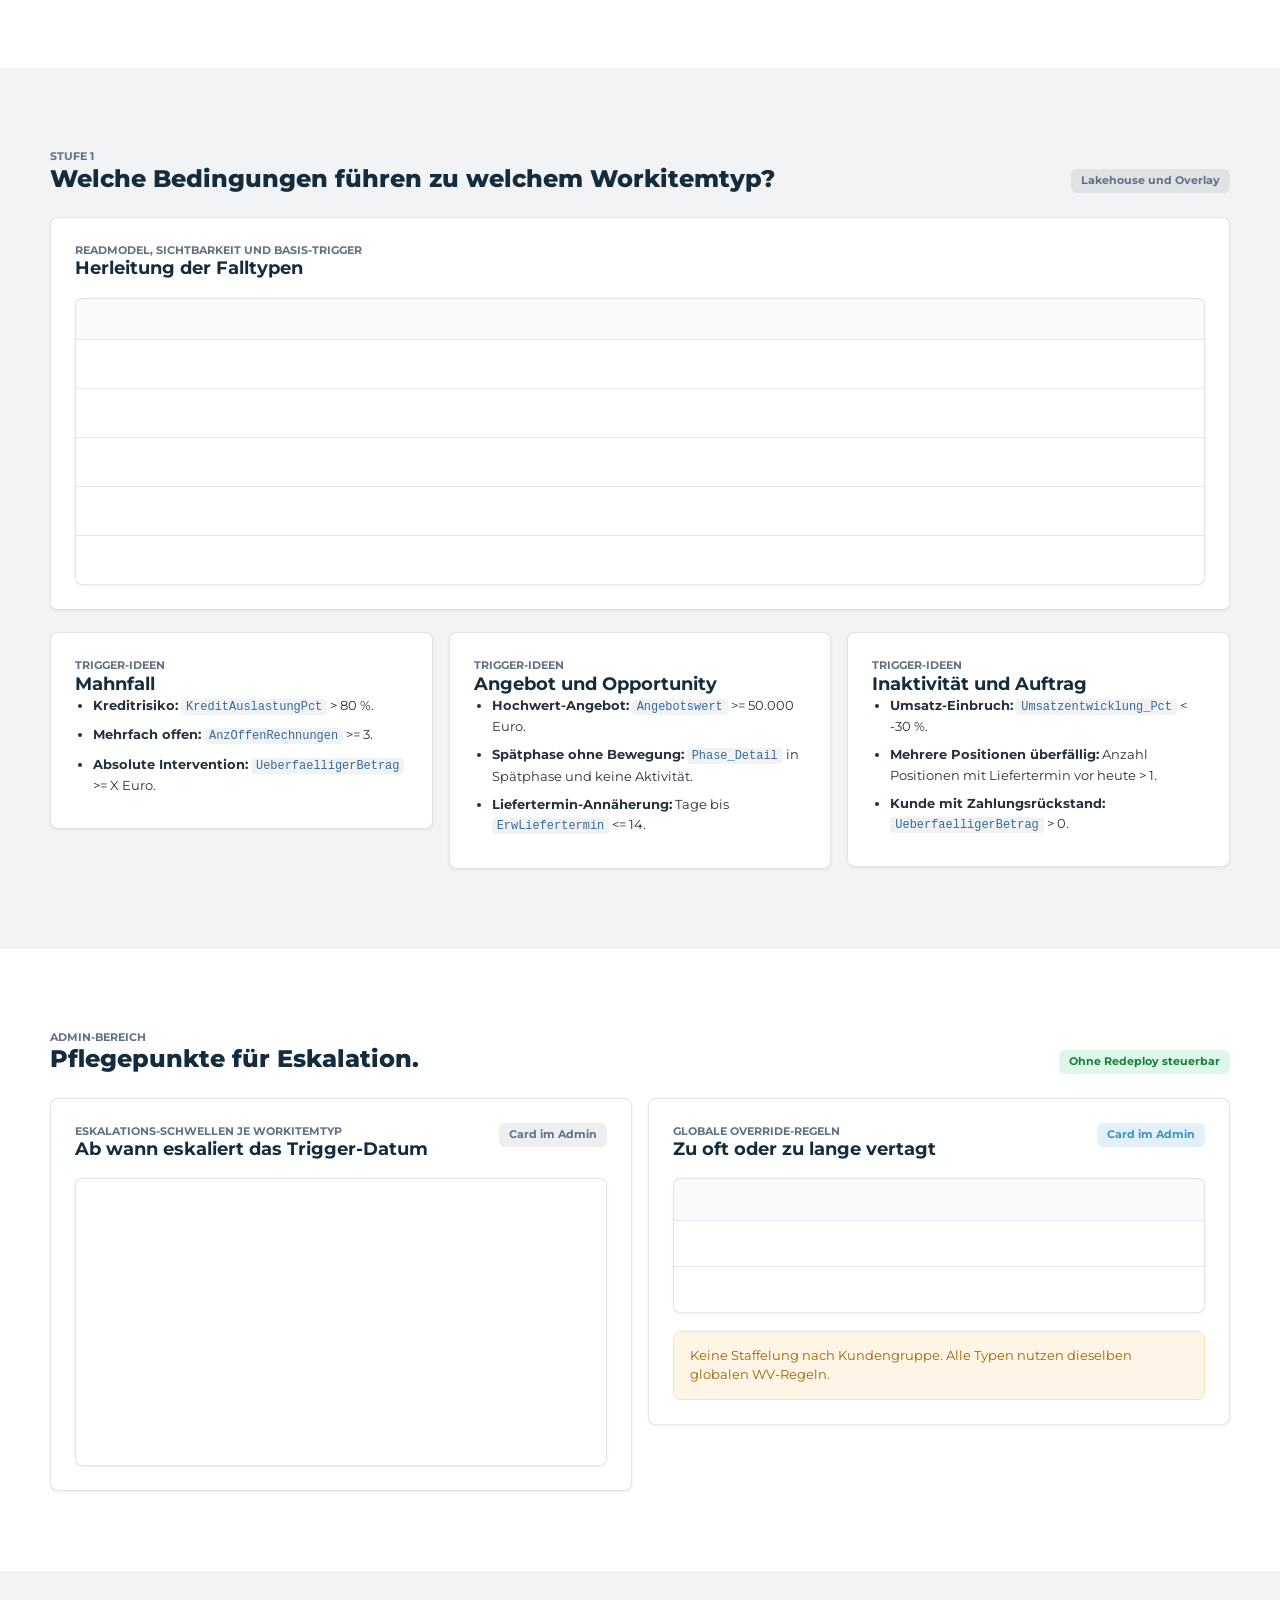
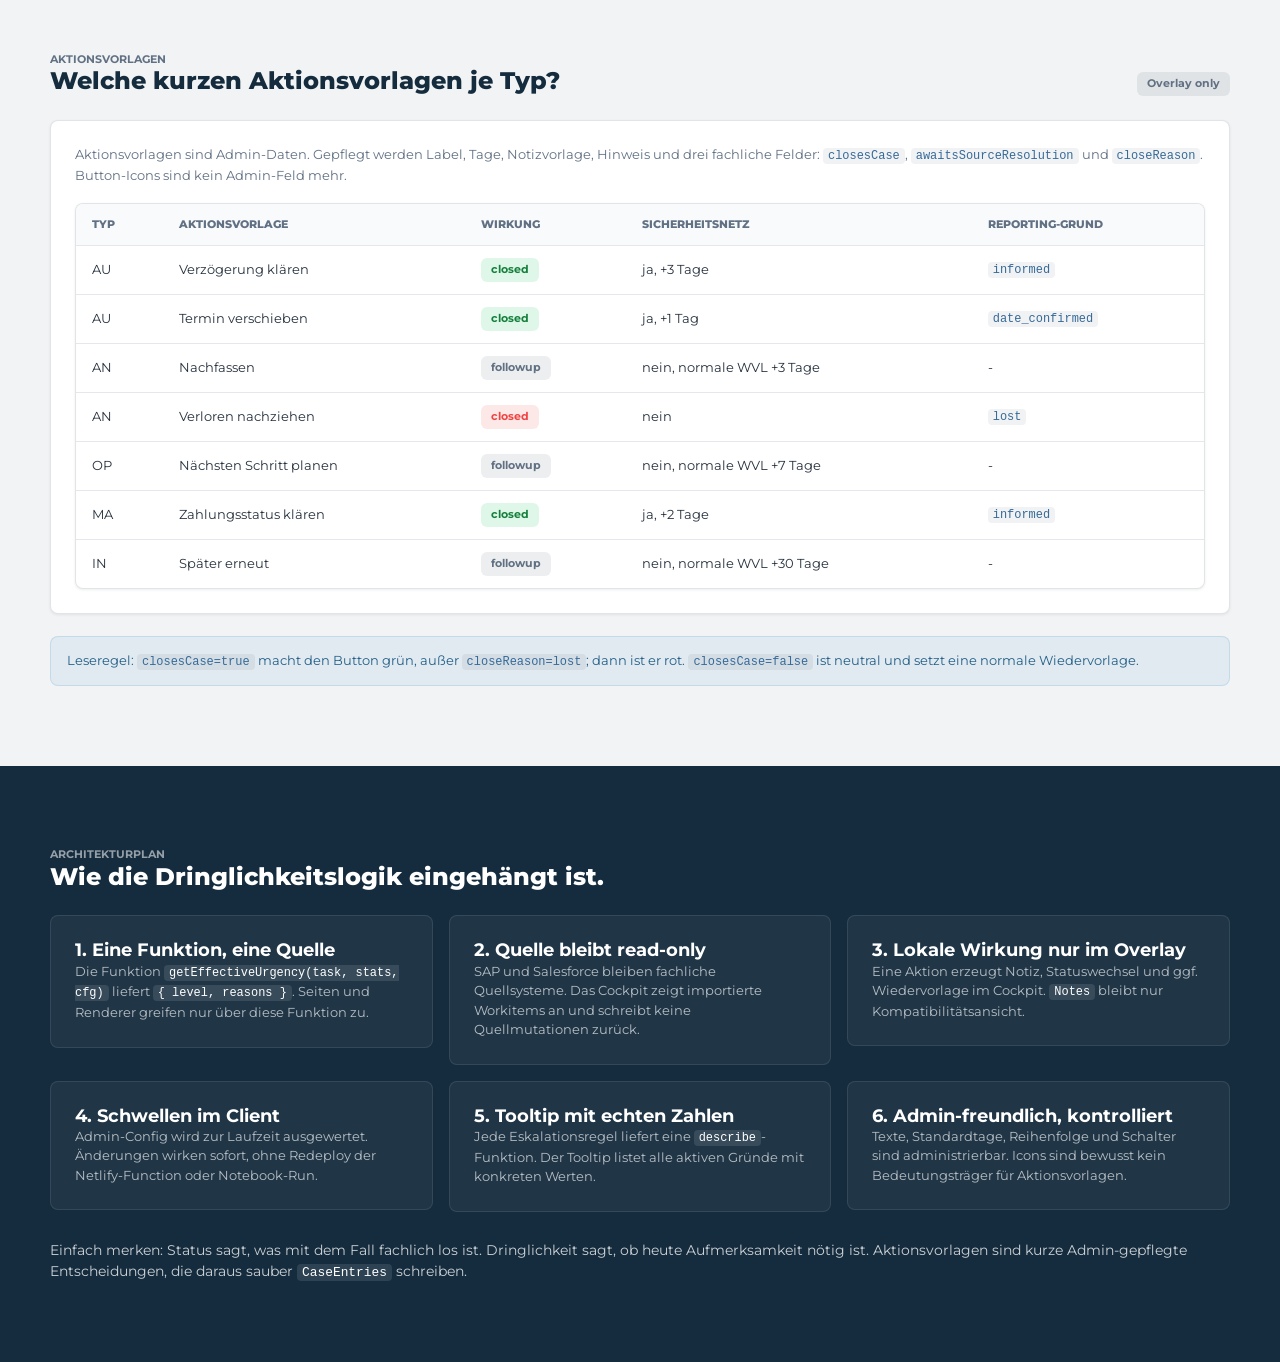
<file: docs/workitem-logik-review-v2.html>
<!DOCTYPE html>
<html lang="de">
<head>
<meta charset="UTF-8">
<meta name="viewport" content="width=device-width, initial-scale=1.0">
<title>Workitem-Logik und Fallstatus</title>
<link rel="stylesheet" href="../global.css">
<link href="https://fonts.googleapis.com/css2?family=Montserrat:wght@400;500;600;700;800&display=swap" rel="stylesheet">
<style>
  body {
    margin: 0;
    background: var(--lum-cream);
  }

  [data-page] {
    min-height: 100vh;
  }

  [data-shell] {
    width: min(1180px, calc(100% - 32px));
    max-width: calc(100vw - 32px);
    margin: 0 auto;
  }

  [data-topbar] {
    position: sticky;
    top: 0;
    z-index: 20;
    background: rgba(21, 44, 62, .96);
    border-bottom: 1px solid rgba(255, 255, 255, .08);
    backdrop-filter: blur(12px);
  }

  [data-topbar] [data-shell] {
    min-height: 64px;
    display: flex;
    align-items: center;
    justify-content: space-between;
    gap: 20px;
  }

  [data-brand] {
    display: flex;
    align-items: center;
    gap: 12px;
    color: #fff;
    font-weight: 800;
    font-size: 13px;
    letter-spacing: .2px;
  }

  [data-brand] img {
    width: 28px;
    height: 28px;
  }

  [data-nav] {
    display: flex;
    flex-wrap: wrap;
    align-items: center;
    justify-content: flex-end;
    gap: 16px;
  }

  [data-nav] a {
    color: rgba(255, 255, 255, .66);
    font-size: 12px;
    font-weight: 700;
    text-decoration: none;
  }

  [data-nav] a:hover {
    color: #fff;
  }

  [data-hero] {
    background: var(--lum-dark);
    color: #fff;
    padding: clamp(56px, 8vw, 96px) 0;
  }

  [data-hero-grid] {
    display: grid;
    grid-template-columns: minmax(0, 1.4fr) minmax(320px, .8fr);
    gap: 32px;
    align-items: center;
  }

  [data-section] {
    padding: clamp(48px, 7vw, 80px) 0;
  }

  [data-section="light"] {
    background: var(--lum-white);
  }

  [data-section="dark"] {
    background: var(--lum-dark);
    color: #fff;
  }

  [data-section-head] {
    display: flex;
    align-items: end;
    justify-content: space-between;
    gap: 20px;
    margin-bottom: 24px;
  }

  [data-card-head] {
    display: flex;
    justify-content: space-between;
    align-items: start;
    gap: 16px;
    margin-bottom: 18px;
  }

  [data-note-list] {
    margin: 0;
    padding-left: 18px;
  }

  [data-note-list] li {
    margin-bottom: 8px;
    color: var(--lum-gray);
    font-size: 13px;
    line-height: 1.55;
  }

  [data-dark-card] {
    background: rgba(255, 255, 255, .05);
    border: 1px solid rgba(255, 255, 255, .09);
    border-radius: var(--lum-radius-md);
    padding: 24px;
  }

  [data-dark-card] h3 {
    color: #fff;
  }

  [data-dark-card] p {
    color: rgba(255, 255, 255, .68);
  }

  .lum-layout-grid,
  .lum-layout-grid > *,
  .lum-card,
  .lum-card-dark,
  .lum-alert,
  [data-dark-card] {
    min-width: 0;
    max-width: 100%;
  }

  .lum-table-wrap {
    width: 100%;
    max-width: 100%;
    overflow-x: auto;
  }

  .lum-table-wrap .lum-table {
    min-width: 720px;
  }

  code {
    font-family: ui-monospace, SFMono-Regular, Consolas, "Liberation Mono", monospace;
    font-size: .92em;
    color: var(--lum-primary);
    background: rgba(21, 44, 62, .06);
    border-radius: 4px;
    padding: 1px 5px;
  }

  [data-section="dark"] code {
    color: #fff;
    background: rgba(255, 255, 255, .1);
  }

  @media (max-width: 860px) {
    [data-hero-grid],
    [data-section-head] {
      grid-template-columns: 1fr;
      display: grid;
      align-items: start;
    }

    [data-nav] {
      display: none;
    }
  }
</style>
</head>
<body>
<div data-page>
  <header data-topbar>
    <div data-shell>
      <div data-brand>
        <img src="../Logo_negativ_ohne_Claim.svg" alt="">
        <span>LUMITRONIX</span>
      </div>
      <nav data-nav aria-label="Dokumentabschnitte">
        <a href="#modell">Modell</a>
        <a href="#herleitung">Herleitung</a>
        <a href="#admin">Admin</a>
        <a href="#aktionen">Aktionsvorlagen</a>
        <a href="#architektur">Architektur</a>
      </nav>
    </div>
  </header>

  <main>
    <section data-hero id="start">
      <div data-shell data-hero-grid>
        <div class="lum-stack" style="--lum-stack-gap:18px">
          <p class="lum-overline" style="color:rgba(255,255,255,.62)">Einfaches Zielbild für Vertrieb und Umsetzung</p>
          <h1 class="lum-h1" style="color:#fff;max-width:720px">Ein Fall ist offen, auf Wiedervorlage oder erledigt.</h1>
          <p class="lum-body" style="color:rgba(255,255,255,.72);max-width:760px">Das Cockpit trennt fachlichen Fallstatus und Dringlichkeit. Der Status kommt aus <code>CaseEntries</code>: <code>open</code>, <code>followup</code> oder <code>closed</code>. Die Dringlichkeit sagt nur, ob etwas heute ruhig, überfällig oder eskaliert ist.</p>
          <div class="lum-cluster">
            <a class="lum-btn lum-btn-dark" href="#modell">Modell ansehen</a>
            <a class="lum-btn lum-btn-ghost" style="color:#fff" href="#herleitung">Herleitung ansehen</a>
          </div>
        </div>

        <div class="lum-card-dark">
          <div class="lum-stack" style="--lum-stack-gap:18px">
            <div class="lum-cluster" style="justify-content:space-between">
              <span class="lum-overline" style="color:rgba(255,255,255,.48)">Stand</span>
              <span class="lum-badge lum-badge-accent">25.04.2026</span>
            </div>
            <div>
              <div class="lum-stat-label" style="color:rgba(255,255,255,.52)">Fallstatus</div>
              <div class="lum-display" style="color:#fff">3</div>
            </div>
            <div class="lum-layout-grid" style="--lum-columns:2">
              <div class="lum-stat-card"><div class="lum-stat-value">1</div><div class="lum-stat-label">offen</div></div>
              <div class="lum-stat-card"><div class="lum-stat-value">2</div><div class="lum-stat-label">Wiedervorlage</div></div>
              <div class="lum-stat-card"><div class="lum-stat-value">3</div><div class="lum-stat-label">erledigt</div></div>
              <div class="lum-stat-card"><div class="lum-stat-value">2</div><div class="lum-stat-label">Admin-Schalter je Aktion</div></div>
            </div>
          </div>
        </div>
      </div>
    </section>

    <section data-section="light" id="modell">
      <div data-shell>
        <div data-section-head>
          <div>
            <p class="lum-overline">Kernmodell</p>
            <h2 class="lum-h2">Status und Dringlichkeit sind getrennt.</h2>
          </div>
          <span class="lum-badge lum-badge-accent">CaseEntries + Client-Logik</span>
        </div>

        <div class="lum-stack" style="--lum-stack-gap:22px">
          <div class="lum-alert lum-alert-info">
            <span>Ein Workitem kann fachlich erledigt sein und trotzdem ein technisches Sicherheitsnetz haben. Umgekehrt kann ein Fall offen sein, aber ruhig bleiben, weil eine Wiedervorlage erst in der Zukunft fällig ist.</span>
          </div>

          <div class="lum-layout-grid" style="--lum-columns:2">
            <article class="lum-card">
              <div data-card-head>
                <div>
                  <p class="lum-overline">Die drei Stufen</p>
                  <h3 class="lum-h3">Wo sie entstehen, was sie zeigen</h3>
                </div>
                <span class="lum-badge">Gesamtmodell</span>
              </div>
              <div class="lum-table-wrap">
                <table class="lum-table">
                  <thead>
                    <tr><th>Stufe</th><th>Bedeutung</th><th>Signal</th></tr>
                  </thead>
                  <tbody>
                    <tr><td><strong>1. Workitem entsteht</strong></td><td>Typspezifische Eintrittsbedingung ist erfüllt.</td><td>Zeile erscheint in der Liste.</td></tr>
                    <tr><td><strong>2. Überfällig</strong></td><td>Trigger-Datum liegt in der Vergangenheit.</td><td>Rote Tagesangabe <code>-X T.</code>.</td></tr>
                    <tr><td><strong>3. Eskaliert</strong></td><td>Eine der globalen Eskalationsregeln greift.</td><td>Rotes Warnsignal mit konkretem Tooltip.</td></tr>
                  </tbody>
                </table>
              </div>
            </article>

            <article class="lum-card">
              <div data-card-head>
                <div>
                  <p class="lum-overline">Fallstatus</p>
                  <h3 class="lum-h3">Drei Status, drei Bedeutungen</h3>
                </div>
                <span class="lum-badge">CaseEntries</span>
              </div>
              <div class="lum-table-wrap">
                <table class="lum-table">
                  <thead>
                    <tr><th>Status</th><th>Bedeutung</th><th>UI-Signal</th></tr>
                  </thead>
                  <tbody>
                    <tr><td><code>open</code></td><td>Der Fall liegt offen. Eine Aktion wird erwartet.</td><td>Offen-Badge, normale Arbeitsfall-Liste.</td></tr>
                    <tr><td><code>followup</code></td><td>Jemand hat bewusst eine Wiedervorlage gesetzt.</td><td>Wiedervorlage-Badge, Termin und später Posteingang.</td></tr>
                    <tr><td><code>closed</code></td><td>Aus User-Sicht ist der Fall erledigt.</td><td>Erledigt-Badge. Sicherheitsnetz kann im Hintergrund weiterlaufen.</td></tr>
                  </tbody>
                </table>
              </div>
            </article>
          </div>

          <div class="lum-layout-grid" style="--lum-columns:2">
            <article class="lum-card">
              <div data-card-head>
                <div>
                  <p class="lum-overline">Stufe 3 - Eskalation</p>
                  <h3 class="lum-h3">Drei Regeln, global identisch</h3>
                </div>
                <span class="lum-badge lum-badge-red">Rot-Auslöser</span>
              </div>
              <div class="lum-table-wrap">
                <table class="lum-table">
                  <thead>
                    <tr><th>Regel</th><th>Auslöser</th><th>Admin-Parameter</th></tr>
                  </thead>
                  <tbody>
                    <tr><td><strong>Trigger überzogen</strong></td><td>Tage nach Trigger-Datum erreichen die typspezifische Eskalations-Schwelle.</td><td><code>eskalationTage[Typ]</code></td></tr>
                    <tr><td><strong>Zu oft vertagt</strong></td><td>Anzahl Wiedervorlagen am Fall erreicht die Grenze.</td><td><code>eskalationWvAnzahl</code></td></tr>
                    <tr><td><strong>Zu lange vertagt</strong></td><td>Kumulierte Tage in Wiedervorlage erreichen die Grenze.</td><td><code>eskalationWvTage</code></td></tr>
                  </tbody>
                </table>
              </div>
            </article>

            <article class="lum-card">
              <div data-card-head>
                <div>
                  <p class="lum-overline">Wiedervorlage-Verhalten</p>
                  <h3 class="lum-h3">Laufende WV pausiert, Missbrauch wird erkannt</h3>
                </div>
                <span class="lum-badge lum-badge-accent">Bewegliches Trigger-Datum</span>
              </div>
              <p class="lum-body-sm">Aktive Wiedervorlage hat Vorrang vor dem typspezifischen Basis-Datum. Die WV-Overrides verhindern, dass die Eskalation durch Dauer-Vertagen umgangen wird.</p>
              <div class="lum-table-wrap" style="margin-top:16px">
                <table class="lum-table">
                  <thead>
                    <tr><th>Situation</th><th>Trigger</th><th>Stufe</th></tr>
                  </thead>
                  <tbody>
                    <tr><td>Aktive WV, Termin in Zukunft, wenig WV-Historie</td><td>WV-Termin</td><td>1 ruhig</td></tr>
                    <tr><td>Aktive WV, Termin überschritten</td><td>WV-Termin</td><td>2 oder 3 je nach Überziehung</td></tr>
                    <tr><td>Keine aktive WV, Basis-Datum in Vergangenheit</td><td>Basis-Datum</td><td>2 oder 3 je nach Schwelle</td></tr>
                    <tr><td>Aktive WV, aber schon 3+ WV oder 14+ Tage in WV</td><td>WV-Termin</td><td>3 Override</td></tr>
                  </tbody>
                </table>
              </div>
            </article>
          </div>
        </div>
      </div>
    </section>

    <section data-section id="herleitung">
      <div data-shell>
        <div data-section-head>
          <div>
            <p class="lum-overline">Stufe 1</p>
            <h2 class="lum-h2">Welche Bedingungen führen zu welchem Workitemtyp?</h2>
          </div>
          <span class="lum-badge">Lakehouse und Overlay</span>
        </div>

        <article class="lum-card">
          <div data-card-head>
            <div>
              <p class="lum-overline">Readmodel, Sichtbarkeit und Basis-Trigger</p>
              <h3 class="lum-h3">Herleitung der Falltypen</h3>
            </div>
          </div>
          <div class="lum-table-wrap">
            <table class="lum-table">
              <thead>
                <tr><th>Typ</th><th>Vollbedeutung</th><th>Quelle</th><th>Bedingung für Workitem</th><th>Basis-Trigger</th></tr>
              </thead>
              <tbody>
                <tr><td><span class="lum-badge lum-badge-orange">MA</span></td><td>Mahnfall mit offener Forderung</td><td>Lakehouse aus Kunden- und Forderungsdaten</td><td>Kunde hat eine überfällige Forderung größer <code>0</code>.</td><td>Fälligkeitsdatum der ältesten offenen Forderung.</td></tr>
                <tr><td><span class="lum-badge lum-badge-accent">AN</span></td><td>Angebot mit ausstehender Kundenrückmeldung</td><td>SAP Angebotspositionen</td><td>Offene Angebotspositionen seit dem Cutoff-Datum.</td><td>Angebotsdatum.</td></tr>
                <tr><td><span class="lum-badge">OP</span></td><td>Opportunity mit offenem Folgeschritt oder Inaktivität</td><td>Salesforce über Lakehouse plus lokale Opportunities</td><td>Offene Opportunity mit Wert größer <code>0</code>, nicht gewonnen oder verloren, nicht eigenes Unternehmen.</td><td>Datum der letzten Aktivität.</td></tr>
                <tr><td><span class="lum-badge lum-badge-red">IN</span></td><td>Inaktiver Kunde mit Reaktivierungsbedarf</td><td>Lakehouse aus Kunden- und Umsatzdaten</td><td>Umsatz der letzten 12 Monate größer <code>0</code>, kein offener Auftrag mit zukünftigem Liefertermin.</td><td>Datum der letzten Aktivität.</td></tr>
                <tr><td><span class="lum-badge lum-badge-green">AU</span></td><td>Auftrag mit überfälligem Liefertermin</td><td>SAP Auftragspositionen</td><td>Offene Auftragsposition mit Liefertermin vor heute.</td><td>Frühester überfälliger Liefertermin des Auftrags.</td></tr>
              </tbody>
            </table>
          </div>
        </article>

        <div class="lum-layout-grid" style="--lum-columns:3;margin-top:22px">
          <article class="lum-card">
            <p class="lum-overline">Trigger-Ideen</p>
            <h3 class="lum-h3">Mahnfall</h3>
            <ul data-note-list>
              <li><strong>Kreditrisiko:</strong> <code>KreditAuslastungPct</code> &gt; 80 %.</li>
              <li><strong>Mehrfach offen:</strong> <code>AnzOffenRechnungen</code> >= 3.</li>
              <li><strong>Absolute Intervention:</strong> <code>UeberfaelligerBetrag</code> >= X Euro.</li>
            </ul>
          </article>
          <article class="lum-card">
            <p class="lum-overline">Trigger-Ideen</p>
            <h3 class="lum-h3">Angebot und Opportunity</h3>
            <ul data-note-list>
              <li><strong>Hochwert-Angebot:</strong> <code>Angebotswert</code> >= 50.000 Euro.</li>
              <li><strong>Spätphase ohne Bewegung:</strong> <code>Phase_Detail</code> in Spätphase und keine Aktivität.</li>
              <li><strong>Liefertermin-Annäherung:</strong> Tage bis <code>ErwLiefertermin</code> <= 14.</li>
            </ul>
          </article>
          <article class="lum-card">
            <p class="lum-overline">Trigger-Ideen</p>
            <h3 class="lum-h3">Inaktivität und Auftrag</h3>
            <ul data-note-list>
              <li><strong>Umsatz-Einbruch:</strong> <code>Umsatzentwicklung_Pct</code> &lt; -30 %.</li>
              <li><strong>Mehrere Positionen überfällig:</strong> Anzahl Positionen mit Liefertermin vor heute &gt; 1.</li>
              <li><strong>Kunde mit Zahlungsrückstand:</strong> <code>UeberfaelligerBetrag</code> &gt; 0.</li>
            </ul>
          </article>
        </div>
      </div>
    </section>

    <section data-section="light" id="admin">
      <div data-shell>
        <div data-section-head>
          <div>
            <p class="lum-overline">Admin-Bereich</p>
            <h2 class="lum-h2">Pflegepunkte für Eskalation.</h2>
          </div>
          <span class="lum-badge lum-badge-green">Ohne Redeploy steuerbar</span>
        </div>

        <div class="lum-layout-grid" style="--lum-columns:2">
          <article class="lum-card">
            <div data-card-head>
              <div>
                <p class="lum-overline">Eskalations-Schwellen je Workitemtyp</p>
                <h3 class="lum-h3">Ab wann eskaliert das Trigger-Datum</h3>
              </div>
              <span class="lum-badge">Card im Admin</span>
            </div>
            <div class="lum-table-wrap">
              <table class="lum-table">
                <thead>
                  <tr><th>Typ</th><th>Vollbedeutung</th><th>Eskalation nach</th><th>Config-Schlüssel</th></tr>
                </thead>
                <tbody>
                  <tr><td><span class="lum-badge lum-badge-accent">AN</span></td><td>Angebote</td><td><code>28</code> Tage</td><td><code>eskalationTage.AN</code></td></tr>
                  <tr><td><span class="lum-badge">OP</span></td><td>Opportunities</td><td><code>14</code> Tage</td><td><code>eskalationTage.OP</code></td></tr>
                  <tr><td><span class="lum-badge lum-badge-red">IN</span></td><td>Inaktive Kunden</td><td><code>90</code> Tage</td><td><code>eskalationTage.IN</code></td></tr>
                  <tr><td><span class="lum-badge lum-badge-green">AU</span></td><td>Überfällige Aufträge</td><td><code>7</code> Tage</td><td><code>eskalationTage.AU</code></td></tr>
                  <tr><td><span class="lum-badge lum-badge-orange">MA</span></td><td>Mahnfälle</td><td><code>14</code> Tage</td><td><code>eskalationTage.MA</code></td></tr>
                </tbody>
              </table>
            </div>
          </article>

          <article class="lum-card">
            <div data-card-head>
              <div>
                <p class="lum-overline">Globale Override-Regeln</p>
                <h3 class="lum-h3">Zu oft oder zu lange vertagt</h3>
              </div>
              <span class="lum-badge lum-badge-accent">Card im Admin</span>
            </div>
            <div class="lum-table-wrap">
              <table class="lum-table">
                <thead>
                  <tr><th>Regel</th><th>Default</th><th>Config-Schlüssel</th></tr>
                </thead>
                <tbody>
                  <tr><td>Ab Wiedervorlage-Anzahl</td><td><code>3</code></td><td><code>eskalationWvAnzahl</code></td></tr>
                  <tr><td>Ab Wiedervorlage-Gesamtdauer in Tagen</td><td><code>14</code></td><td><code>eskalationWvTage</code></td></tr>
                </tbody>
              </table>
            </div>
            <div class="lum-alert lum-alert-warning" style="margin-top:18px">
              <span>Keine Staffelung nach Kundengruppe. Alle Typen nutzen dieselben globalen WV-Regeln.</span>
            </div>
          </article>
        </div>
      </div>
    </section>

    <section data-section id="aktionen">
      <div data-shell>
        <div data-section-head>
          <div>
            <p class="lum-overline">Aktionsvorlagen</p>
            <h2 class="lum-h2">Welche kurzen Aktionsvorlagen je Typ?</h2>
          </div>
          <span class="lum-badge">Overlay only</span>
        </div>

        <article class="lum-card">
          <p class="lum-body-sm">Aktionsvorlagen sind Admin-Daten. Gepflegt werden Label, Tage, Notizvorlage, Hinweis und drei fachliche Felder: <code>closesCase</code>, <code>awaitsSourceResolution</code> und <code>closeReason</code>. Button-Icons sind kein Admin-Feld mehr.</p>
          <div class="lum-table-wrap" style="margin-top:18px">
            <table class="lum-table">
              <thead>
                <tr><th>Typ</th><th>Aktionsvorlage</th><th>Wirkung</th><th>Sicherheitsnetz</th><th>Reporting-Grund</th></tr>
              </thead>
              <tbody>
                <tr><td>AU</td><td>Verzögerung klären</td><td><span class="lum-badge lum-badge-green">closed</span></td><td>ja, +3 Tage</td><td><code>informed</code></td></tr>
                <tr><td>AU</td><td>Termin verschieben</td><td><span class="lum-badge lum-badge-green">closed</span></td><td>ja, +1 Tag</td><td><code>date_confirmed</code></td></tr>
                <tr><td>AN</td><td>Nachfassen</td><td><span class="lum-badge">followup</span></td><td>nein, normale WVL +3 Tage</td><td>-</td></tr>
                <tr><td>AN</td><td>Verloren nachziehen</td><td><span class="lum-badge lum-badge-red">closed</span></td><td>nein</td><td><code>lost</code></td></tr>
                <tr><td>OP</td><td>Nächsten Schritt planen</td><td><span class="lum-badge">followup</span></td><td>nein, normale WVL +7 Tage</td><td>-</td></tr>
                <tr><td>MA</td><td>Zahlungsstatus klären</td><td><span class="lum-badge lum-badge-green">closed</span></td><td>ja, +2 Tage</td><td><code>informed</code></td></tr>
                <tr><td>IN</td><td>Später erneut</td><td><span class="lum-badge">followup</span></td><td>nein, normale WVL +30 Tage</td><td>-</td></tr>
              </tbody>
            </table>
          </div>
        </article>

        <div class="lum-alert lum-alert-info" style="margin-top:22px">
          <span>Leseregel: <code>closesCase=true</code> macht den Button grün, außer <code>closeReason=lost</code>; dann ist er rot. <code>closesCase=false</code> ist neutral und setzt eine normale Wiedervorlage.</span>
        </div>
      </div>
    </section>

    <section data-section="dark" id="architektur">
      <div data-shell>
        <div data-section-head>
          <div>
            <p class="lum-overline" style="color:rgba(255,255,255,.55)">Architekturplan</p>
            <h2 class="lum-h2" style="color:#fff">Wie die Dringlichkeitslogik eingehängt ist.</h2>
          </div>
        </div>

        <div class="lum-layout-grid" style="--lum-columns:3">
          <article data-dark-card>
            <h3 class="lum-h3">1. Eine Funktion, eine Quelle</h3>
            <p class="lum-body-sm">Die Funktion <code>getEffectiveUrgency(task, stats, cfg)</code> liefert <code>{ level, reasons }</code>. Seiten und Renderer greifen nur über diese Funktion zu.</p>
          </article>
          <article data-dark-card>
            <h3 class="lum-h3">2. Quelle bleibt read-only</h3>
            <p class="lum-body-sm">SAP und Salesforce bleiben fachliche Quellsysteme. Das Cockpit zeigt importierte Workitems an und schreibt keine Quellmutationen zurück.</p>
          </article>
          <article data-dark-card>
            <h3 class="lum-h3">3. Lokale Wirkung nur im Overlay</h3>
            <p class="lum-body-sm">Eine Aktion erzeugt Notiz, Statuswechsel und ggf. Wiedervorlage im Cockpit. <code>Notes</code> bleibt nur Kompatibilitätsansicht.</p>
          </article>
          <article data-dark-card>
            <h3 class="lum-h3">4. Schwellen im Client</h3>
            <p class="lum-body-sm">Admin-Config wird zur Laufzeit ausgewertet. Änderungen wirken sofort, ohne Redeploy der Netlify-Function oder Notebook-Run.</p>
          </article>
          <article data-dark-card>
            <h3 class="lum-h3">5. Tooltip mit echten Zahlen</h3>
            <p class="lum-body-sm">Jede Eskalationsregel liefert eine <code>describe</code>-Funktion. Der Tooltip listet alle aktiven Gründe mit konkreten Werten.</p>
          </article>
          <article data-dark-card>
            <h3 class="lum-h3">6. Admin-freundlich, kontrolliert</h3>
            <p class="lum-body-sm">Texte, Standardtage, Reihenfolge und Schalter sind administrierbar. Icons sind bewusst kein Bedeutungsträger für Aktionsvorlagen.</p>
          </article>
        </div>

        <div class="lum-card-dark" style="margin-top:28px">
          <p class="lum-body" style="color:rgba(255,255,255,.78)">Einfach merken: Status sagt, was mit dem Fall fachlich los ist. Dringlichkeit sagt, ob heute Aufmerksamkeit nötig ist. Aktionsvorlagen sind kurze Admin-gepflegte Entscheidungen, die daraus sauber <code>CaseEntries</code> schreiben.</p>
        </div>
      </div>
    </section>
  </main>
</div>
</body>
</html>
</file>
<file: global.css>
/* LUMITRONIX AI Component Library Preview
   File: global.css
   Purpose: visual styleguide + canonical component system for index4.html
   Scope: self-contained preview, no changes to existing production CSS
*/

:root {
  color-scheme: light;

  --lum-dark: #152c3e;
  --lum-dark-2: #0f2231;
  --lum-primary: #366a99;
  --lum-accent: #3b92c7;
  --lum-mint: #8b9baa;
  --lum-light: #e4e8ec;
  --lum-cream: #f2f3f4;
  --lum-white: #ffffff;

  --lum-text: #26313d;
  --lum-muted: #617184;
  --lum-soft: #93a0ad;

  --lum-green: #22c55e;
  --lum-red: #ef4444;
  --lum-orange: #ff4d00;
  --lum-yellow: #f59e0b;

  --lum-font: "Montserrat", "Helvetica Neue", Arial, sans-serif;
  --lum-font-mono: "Cascadia Mono", "Consolas", "Courier New", monospace;

  --lum-radius-sm: 6px;
  --lum-radius-md: 8px;
  --lum-radius-lg: 12px;

  --lum-shadow-sm: 0 1px 3px rgba(21, 44, 62, 0.08);
  --lum-shadow-md: 0 6px 20px rgba(21, 44, 62, 0.1);
  --lum-shadow-lg: 0 14px 38px rgba(21, 44, 62, 0.14);

  --lum-space-1: 2px;
  --lum-space-2: 4px;
  --lum-space-3: 6px;
  --lum-space-4: 8px;
  --lum-space-5: 10px;
  --lum-space-6: 12px;
  --lum-space-7: 14px;
  --lum-space-8: 16px;
  --lum-space-10: 20px;
  --lum-space-12: 24px;
  --lum-space-14: 28px;
  --lum-space-16: 32px;
  --lum-space-20: 40px;
  --lum-space-24: 48px;

  --lum-font-2xs: 11px;
  --lum-font-xs: 12px;
  --lum-font-sm: 13px;
  --lum-font-md: 14px;
  --lum-font-lg: 15px;
  --lum-font-xl: 16px;
  --lum-font-2xl: 18px;
  --lum-font-3xl: 24px;
  --lum-font-4xl: 32px;

  --lum-height-sm: 28px;
  --lum-height-md: 39px;
  --lum-height-lg: 47px;

  --lum-ease: cubic-bezier(0.2, 0.8, 0.2, 1);
  --lum-transition: 0.18s var(--lum-ease);
}

*,
*::before,
*::after {
  box-sizing: border-box;
}

html {
  scroll-behavior: smooth;
}

body {
  margin: 0;
  min-width: 320px;
  font-family: var(--lum-font);
  font-size: var(--lum-font-md);
  line-height: 1.5;
  color: var(--lum-text);
  background: var(--lum-cream);
  -webkit-font-smoothing: antialiased;
  text-rendering: optimizeLegibility;
}

button,
input,
select,
textarea {
  font: inherit;
}

svg {
  display: block;
}

a {
  color: var(--lum-primary);
  text-decoration: none;
}

a:hover {
  color: var(--lum-accent);
}

/* --------------------------------------------------------------------------
   LUMITRONIX CORE COMPONENTS
--------------------------------------------------------------------------- */

.lum-h1,
.lum-h2,
.lum-h3,
.lum-h4,
.lum-display,
.lum-stat-value {
  margin: 0;
  color: var(--lum-dark);
  font-weight: 800;
  line-height: 1.18;
  letter-spacing: 0;
}

.lum-h1 {
  font-size: var(--lum-font-4xl);
}

.lum-h2 {
  font-size: var(--lum-font-3xl);
}

.lum-h3 {
  font-size: var(--lum-font-2xl);
  font-weight: 700;
}

.lum-h4 {
  font-size: var(--lum-font-lg);
  font-weight: 700;
}

.lum-body,
.lum-body-sm,
.lum-caption {
  margin: 0;
}

.lum-body {
  color: var(--lum-text);
  font-size: var(--lum-font-md);
}

.lum-body-sm {
  color: var(--lum-muted);
  font-size: var(--lum-font-sm);
}

.lum-caption {
  color: var(--lum-muted);
  font-size: var(--lum-font-xs);
  font-weight: 500;
}

.lum-overline {
  margin: 0;
  color: var(--lum-muted);
  font-size: var(--lum-font-2xs);
  font-weight: 700;
  text-transform: uppercase;
  letter-spacing: 0;
}

.lum-display {
  font-size: 48px;
}

.lum-btn {
  min-height: var(--lum-height-md);
  display: inline-flex;
  align-items: center;
  justify-content: center;
  gap: var(--lum-space-4);
  padding: 0 var(--lum-space-8);
  border: 1px solid transparent;
  border-radius: var(--lum-radius-sm);
  font-size: var(--lum-font-sm);
  font-weight: 700;
  line-height: 1;
  cursor: pointer;
  transition: background var(--lum-transition), border-color var(--lum-transition), color var(--lum-transition), transform var(--lum-transition), box-shadow var(--lum-transition);
  user-select: none;
}

.lum-btn:active {
  transform: translateY(1px);
}

.lum-btn svg {
  width: 16px;
  height: 16px;
  fill: currentColor;
  flex: 0 0 auto;
}

.lum-btn-sm {
  min-height: var(--lum-height-sm);
  padding-inline: var(--lum-space-6);
  font-size: var(--lum-font-xs);
}

.lum-btn-lg {
  min-height: var(--lum-height-lg);
  padding-inline: var(--lum-space-10);
  font-size: var(--lum-font-md);
}

.lum-btn-primary {
  background: var(--lum-primary);
  color: var(--lum-white);
}

.lum-btn-primary:hover {
  background: #2d5b84;
  color: var(--lum-white);
}

.lum-btn-accent {
  background: var(--lum-accent);
  color: var(--lum-white);
}

.lum-btn-accent:hover {
  background: #2f82b4;
  color: var(--lum-white);
}

.lum-btn-outline {
  border-color: rgba(54, 106, 153, 0.35);
  background: var(--lum-white);
  color: var(--lum-primary);
}

.lum-btn-outline:hover {
  border-color: var(--lum-primary);
  background: rgba(54, 106, 153, 0.06);
}

.lum-btn-ghost {
  background: transparent;
  color: var(--lum-primary);
}

.lum-btn-ghost:hover {
  background: rgba(54, 106, 153, 0.08);
}

.lum-btn-dark {
  background: rgba(255, 255, 255, 0.08);
  color: var(--lum-white);
  border-color: rgba(255, 255, 255, 0.16);
}

.lum-btn-dark:hover {
  background: rgba(255, 255, 255, 0.14);
  color: var(--lum-white);
}

.lum-btn-neutral {
  border-color: rgba(21, 44, 62, 0.14);
  background: #eef2f5;
  color: var(--lum-text);
}

.lum-btn-neutral:hover {
  background: #e4e8ec;
  color: var(--lum-dark);
}

.lum-btn-success {
  background: var(--lum-green);
  color: var(--lum-white);
}

.lum-btn-success:hover {
  background: #16a34a;
  color: var(--lum-white);
}

.lum-btn-danger {
  background: var(--lum-red);
  color: var(--lum-white);
}

.lum-btn-danger:hover {
  background: #dc2626;
  color: var(--lum-white);
}

.lum-btn-outline-danger {
  border-color: rgba(239, 68, 68, 0.36);
  background: var(--lum-white);
  color: var(--lum-red);
}

.lum-btn-outline-danger:hover {
  border-color: var(--lum-red);
  background: rgba(239, 68, 68, 0.07);
}

.lum-btn[disabled],
.lum-btn.is-disabled {
  opacity: 0.48;
  cursor: not-allowed;
  pointer-events: none;
}

.lum-btn.is-loading,
.lum-btn.is-deleting {
  position: relative;
  cursor: progress;
}

.lum-btn.is-loading::before,
.lum-btn.is-deleting::before {
  content: "";
  width: 13px;
  height: 13px;
  border: 2px solid currentColor;
  border-right-color: transparent;
  border-radius: 50%;
  animation: lum-spin 0.75s linear infinite;
}

.lum-btn.is-deleting {
  background: #b91c1c;
  color: var(--lum-white);
}

.lum-icon-btn {
  width: var(--lum-height-md);
  height: var(--lum-height-md);
  display: inline-flex;
  align-items: center;
  justify-content: center;
  padding: 0;
  border: 1px solid var(--lum-light);
  border-radius: var(--lum-radius-sm);
  background: var(--lum-white);
  color: var(--lum-primary);
  cursor: pointer;
  transition: background var(--lum-transition), border-color var(--lum-transition), color var(--lum-transition), transform var(--lum-transition);
}

.lum-icon-btn:hover {
  border-color: var(--lum-accent);
  background: rgba(59, 146, 199, 0.07);
  color: var(--lum-accent);
}

.lum-icon-btn:active {
  transform: translateY(1px);
}

.lum-icon-btn svg {
  width: 18px;
  height: 18px;
  fill: currentColor;
}

.lum-icon {
  width: 20px;
  height: 20px;
  display: inline-flex;
  color: var(--lum-primary);
}

.lum-icon svg {
  width: 100%;
  height: 100%;
  fill: currentColor;
}

.lum-icon-sm {
  width: 16px;
  height: 16px;
}

.lum-icon-xs {
  width: 14px;
  height: 14px;
}

.lum-icon-md {
  width: 20px;
  height: 20px;
}

.lum-icon-lg {
  width: 24px;
  height: 24px;
}

.lum-icon-xl {
  width: 32px;
  height: 32px;
}

.lum-icon-primary {
  color: var(--lum-primary);
}

.lum-icon-accent {
  color: var(--lum-accent);
}

.lum-icon-muted {
  color: var(--lum-muted);
}

.lum-icon-green {
  color: var(--lum-green);
}

.lum-icon-red {
  color: var(--lum-red);
}

.lum-icon-orange {
  color: var(--lum-orange);
}

.lum-icon-white {
  color: var(--lum-white);
}

.lum-icon-text {
  display: inline-flex;
  align-items: center;
  gap: var(--lum-space-4);
  color: var(--lum-text);
  font-size: var(--lum-font-sm);
  font-weight: 600;
}

.lum-icon-circle {
  width: 40px;
  height: 40px;
  display: inline-flex;
  align-items: center;
  justify-content: center;
  border-radius: 50%;
  background: rgba(59, 146, 199, 0.12);
  color: var(--lum-accent);
  flex: 0 0 auto;
}

.lum-icon-circle svg {
  width: 20px;
  height: 20px;
  fill: currentColor;
}

.lum-icon-circle-green {
  background: rgba(34, 197, 94, 0.13);
  color: var(--lum-green);
}

.lum-icon-circle-red {
  background: rgba(239, 68, 68, 0.12);
  color: var(--lum-red);
}

.lum-icon-circle-orange {
  background: rgba(255, 77, 0, 0.12);
  color: var(--lum-orange);
}

.lum-card {
  background: var(--lum-white);
  border: 1px solid rgba(21, 44, 62, 0.12);
  border-radius: var(--lum-radius-md);
  padding: var(--lum-space-12);
  box-shadow: var(--lum-shadow-sm);
}

.lum-card-dark {
  background: var(--lum-dark);
  border-color: rgba(255, 255, 255, 0.08);
  color: rgba(255, 255, 255, 0.74);
}

.lum-card-dark .lum-h1,
.lum-card-dark .lum-h2,
.lum-card-dark .lum-h3,
.lum-card-dark .lum-h4 {
  color: var(--lum-white);
}

.lum-card-dark .lum-body,
.lum-card-dark .lum-body-sm,
.lum-card-dark .lum-caption {
  color: rgba(255, 255, 255, 0.64);
}

.lum-badge {
  min-height: 24px;
  display: inline-flex;
  align-items: center;
  gap: var(--lum-space-3);
  padding: 0 var(--lum-space-5);
  border-radius: var(--lum-radius-sm);
  background: rgba(97, 113, 132, 0.12);
  color: var(--lum-muted);
  font-size: var(--lum-font-2xs);
  font-weight: 700;
  line-height: 1;
}

.lum-badge-accent {
  background: rgba(59, 146, 199, 0.14);
  color: var(--lum-accent);
}

.lum-badge-green {
  background: rgba(34, 197, 94, 0.14);
  color: #15803d;
}

.lum-badge-orange {
  background: rgba(255, 77, 0, 0.12);
  color: var(--lum-orange);
}

.lum-badge-red {
  background: rgba(239, 68, 68, 0.12);
  color: var(--lum-red);
}

.lum-avatar {
  width: 36px;
  height: 36px;
  display: inline-flex;
  align-items: center;
  justify-content: center;
  flex: 0 0 auto;
  border-radius: 50%;
  background: rgba(54, 106, 153, 0.14);
  color: var(--lum-primary);
  font-size: var(--lum-font-xs);
  font-weight: 800;
  line-height: 1;
}

.lum-avatar-sm {
  width: 28px;
  height: 28px;
  font-size: var(--lum-font-2xs);
}

.lum-avatar-lg {
  width: 48px;
  height: 48px;
  font-size: var(--lum-font-md);
}

.lum-avatar-accent {
  background: rgba(59, 146, 199, 0.14);
  color: var(--lum-accent);
}

.lum-avatar-green {
  background: rgba(34, 197, 94, 0.14);
  color: #15803d;
}

.lum-avatar-orange {
  background: rgba(255, 77, 0, 0.12);
  color: var(--lum-orange);
}

.lum-alert {
  display: flex;
  align-items: flex-start;
  gap: var(--lum-space-6);
  padding: var(--lum-space-7) var(--lum-space-8);
  border: 1px solid transparent;
  border-radius: var(--lum-radius-md);
  font-size: var(--lum-font-sm);
}

.lum-alert svg {
  width: 18px;
  height: 18px;
  fill: currentColor;
  flex: 0 0 auto;
  margin-top: 1px;
}

.lum-alert-info {
  background: rgba(59, 146, 199, 0.09);
  border-color: rgba(59, 146, 199, 0.18);
  color: #235f87;
}

.lum-alert-success {
  background: rgba(34, 197, 94, 0.09);
  border-color: rgba(34, 197, 94, 0.2);
  color: #15803d;
}

.lum-alert-warning {
  background: rgba(245, 158, 11, 0.1);
  border-color: rgba(245, 158, 11, 0.22);
  color: #a16207;
}

.lum-alert-error {
  background: rgba(239, 68, 68, 0.08);
  border-color: rgba(239, 68, 68, 0.2);
  color: #b91c1c;
}

.lum-input,
.lum-select,
.lum-textarea {
  width: 100%;
  border: 1px solid rgba(21, 44, 62, 0.18);
  border-radius: var(--lum-radius-sm);
  background: var(--lum-white);
  color: var(--lum-text);
  font-size: var(--lum-font-sm);
  transition: border-color var(--lum-transition), box-shadow var(--lum-transition), background var(--lum-transition);
}

.lum-input,
.lum-select {
  min-height: var(--lum-height-md);
  padding: 0 var(--lum-space-7);
}

.lum-textarea {
  min-height: 96px;
  padding: var(--lum-space-6) var(--lum-space-7);
  resize: vertical;
}

.lum-input:focus,
.lum-select:focus,
.lum-textarea:focus {
  outline: none;
  border-color: var(--lum-accent);
  box-shadow: 0 0 0 3px rgba(59, 146, 199, 0.14);
}

.lum-input-error,
.lum-select.lum-input-error,
.lum-textarea.lum-input-error,
.lum-input[aria-invalid="true"],
.lum-select[aria-invalid="true"],
.lum-textarea[aria-invalid="true"] {
  border-color: rgba(239, 68, 68, 0.72);
  box-shadow: 0 0 0 3px rgba(239, 68, 68, 0.1);
}

.lum-label {
  display: block;
  margin-bottom: var(--lum-space-4);
  color: var(--lum-muted);
  font-size: var(--lum-font-xs);
  font-weight: 700;
}

.lum-field-error {
  color: var(--lum-red);
  font-size: var(--lum-font-xs);
  font-weight: 700;
}

.lum-field {
  display: grid;
  gap: var(--lum-space-4);
}

.lum-field-row {
  display: grid;
  grid-template-columns: repeat(2, minmax(0, 1fr));
  gap: var(--lum-space-8);
}

.lum-search {
  position: relative;
  max-width: 420px;
}

.lum-search svg {
  position: absolute;
  left: var(--lum-space-7);
  top: 50%;
  width: 18px;
  height: 18px;
  fill: var(--lum-soft);
  transform: translateY(-50%);
  pointer-events: none;
}

.lum-search .lum-input {
  padding-left: 42px;
}

.lum-table-wrap {
  overflow-x: auto;
  border: 1px solid rgba(21, 44, 62, 0.12);
  border-radius: var(--lum-radius-md);
  background: var(--lum-white);
  box-shadow: var(--lum-shadow-sm);
}

.lum-table {
  width: 100%;
  min-width: 680px;
  border-collapse: collapse;
  font-size: var(--lum-font-sm);
}

.lum-table th,
.lum-table td {
  padding: var(--lum-space-6) var(--lum-space-8);
  border-bottom: 1px solid var(--lum-light);
  text-align: left;
  white-space: nowrap;
}

.lum-table th {
  color: var(--lum-muted);
  background: #f8fafc;
  font-size: var(--lum-font-2xs);
  font-weight: 800;
  text-transform: uppercase;
}

.lum-table tbody tr:hover {
  background: rgba(59, 146, 199, 0.04);
}

.lum-table tbody tr:last-child td {
  border-bottom: 0;
}

.lum-table-compact th,
.lum-table-compact td {
  padding: var(--lum-space-4) var(--lum-space-6);
  font-size: var(--lum-font-xs);
}

.lum-table-dark-wrap {
  overflow-x: auto;
  border: 1px solid rgba(255, 255, 255, 0.1);
  border-radius: var(--lum-radius-md);
  background: var(--lum-dark);
  box-shadow: var(--lum-shadow-sm);
}

.lum-table-dark {
  width: 100%;
  min-width: 680px;
  border-collapse: collapse;
  color: rgba(255, 255, 255, 0.72);
  font-size: var(--lum-font-sm);
}

.lum-table-dark th,
.lum-table-dark td {
  padding: var(--lum-space-6) var(--lum-space-8);
  border-bottom: 1px solid rgba(255, 255, 255, 0.08);
  text-align: left;
  white-space: nowrap;
}

.lum-table-dark th {
  color: rgba(255, 255, 255, 0.5);
  background: rgba(255, 255, 255, 0.04);
  font-size: var(--lum-font-2xs);
  font-weight: 800;
  text-transform: uppercase;
}

.lum-table-dark tbody tr:hover {
  background: rgba(255, 255, 255, 0.04);
}

.lum-table-dark tbody tr:last-child td {
  border-bottom: 0;
}

.lum-stat-grid {
  display: grid;
  grid-template-columns: repeat(4, minmax(0, 1fr));
  gap: var(--lum-space-8);
}

.lum-stat-card {
  display: grid;
  gap: var(--lum-space-4);
  min-width: 0;
  padding: var(--lum-space-10);
  border: 1px solid rgba(21, 44, 62, 0.12);
  border-radius: var(--lum-radius-md);
  background: var(--lum-white);
}

.lum-stat-label {
  color: var(--lum-muted);
  font-size: var(--lum-font-xs);
  font-weight: 700;
}

.lum-stat-value {
  font-size: var(--lum-font-3xl);
}

.lum-stat-note {
  color: var(--lum-muted);
  font-size: var(--lum-font-xs);
}

.lum-stat-up {
  color: #15803d;
  font-weight: 700;
}

.lum-stat-down {
  color: var(--lum-red);
  font-weight: 700;
}

.lum-progress {
  height: 8px;
  overflow: hidden;
  border-radius: 999px;
  background: var(--lum-light);
}

.lum-progress-fill {
  width: var(--lum-progress-value, 72%);
  height: 100%;
  border-radius: inherit;
  background: var(--lum-accent);
}

.lum-chart {
  display: grid;
  gap: var(--lum-space-7);
}

.lum-chart-row {
  display: grid;
  grid-template-columns: 108px minmax(120px, 1fr) 52px;
  gap: var(--lum-space-6);
  align-items: center;
}

.lum-chart-label,
.lum-chart-value {
  color: var(--lum-muted);
  font-size: var(--lum-font-xs);
  font-weight: 700;
}

.lum-chart-value {
  text-align: right;
}

.lum-chart-track {
  height: 10px;
  overflow: hidden;
  border-radius: 999px;
  background: var(--lum-light);
}

.lum-chart-fill {
  width: var(--lum-chart-value, 50%);
  height: 100%;
  border-radius: inherit;
  background: linear-gradient(90deg, var(--lum-primary), var(--lum-accent));
}

.lum-divider {
  width: 100%;
  height: 1px;
  border: 0;
  margin: var(--lum-space-8) 0;
  background: var(--lum-light);
}

.lum-divider-dark {
  background: rgba(255, 255, 255, 0.12);
}

.lum-tabs {
  display: inline-flex;
  gap: var(--lum-space-2);
  padding: var(--lum-space-2);
  border: 1px solid rgba(21, 44, 62, 0.12);
  border-radius: var(--lum-radius-md);
  background: #f8fafc;
}

.lum-tab {
  min-height: 32px;
  padding: 0 var(--lum-space-7);
  border: 0;
  border-radius: var(--lum-radius-sm);
  background: transparent;
  color: var(--lum-muted);
  font-size: var(--lum-font-xs);
  font-weight: 700;
  cursor: pointer;
}

.lum-tab[aria-selected="true"],
.lum-tab.is-active {
  background: var(--lum-white);
  color: var(--lum-primary);
  box-shadow: var(--lum-shadow-sm);
}

.lum-tab-panel {
  margin-top: var(--lum-space-8);
  padding: var(--lum-space-8);
  border: 1px solid rgba(21, 44, 62, 0.12);
  border-radius: var(--lum-radius-md);
  background: var(--lum-white);
}

.lum-tab-panel[hidden] {
  display: none;
}

.lum-breadcrumbs {
  display: flex;
  flex-wrap: wrap;
  align-items: center;
  gap: var(--lum-space-4);
  color: var(--lum-muted);
  font-size: var(--lum-font-xs);
  font-weight: 700;
}

.lum-breadcrumbs a {
  color: var(--lum-primary);
  text-decoration: none;
}

.lum-breadcrumbs a:hover {
  color: var(--lum-accent);
}

.lum-breadcrumbs span + span::before,
.lum-breadcrumbs a + span::before,
.lum-breadcrumbs span + a::before,
.lum-breadcrumbs a + a::before {
  content: "/";
  margin-right: var(--lum-space-4);
  color: var(--lum-soft);
}

.lum-pagination {
  display: inline-flex;
  flex-wrap: wrap;
  align-items: center;
  gap: var(--lum-space-3);
}

.lum-page {
  min-width: 32px;
  height: 32px;
  display: inline-flex;
  align-items: center;
  justify-content: center;
  border: 1px solid rgba(21, 44, 62, 0.12);
  border-radius: var(--lum-radius-sm);
  background: var(--lum-white);
  color: var(--lum-muted);
  font-size: var(--lum-font-xs);
  font-weight: 800;
  text-decoration: none;
  cursor: pointer;
}

.lum-page:hover {
  border-color: rgba(59, 146, 199, 0.42);
  color: var(--lum-accent);
}

.lum-page.is-active,
.lum-page[aria-current="page"] {
  border-color: var(--lum-primary);
  background: var(--lum-primary);
  color: var(--lum-white);
}

.lum-page[disabled],
.lum-page.is-disabled {
  cursor: not-allowed;
  opacity: 0.48;
}

.lum-page-dots {
  min-width: 24px;
  color: var(--lum-soft);
  text-align: center;
  font-size: var(--lum-font-xs);
  font-weight: 800;
}

.lum-filter-list {
  display: grid;
  gap: var(--lum-space-3);
  padding: var(--lum-space-4);
  border: 1px solid rgba(21, 44, 62, 0.12);
  border-radius: var(--lum-radius-md);
  background: var(--lum-white);
}

.lum-filter-item {
  min-height: 36px;
  display: flex;
  align-items: center;
  justify-content: space-between;
  gap: var(--lum-space-6);
  padding: 0 var(--lum-space-6);
  border: 0;
  border-radius: var(--lum-radius-sm);
  background: transparent;
  color: var(--lum-muted);
  font: inherit;
  font-size: var(--lum-font-sm);
  font-weight: 700;
  text-align: left;
  cursor: pointer;
}

.lum-filter-item:hover {
  background: rgba(59, 146, 199, 0.08);
  color: var(--lum-primary);
}

.lum-filter-item.is-active,
.lum-filter-item[aria-pressed="true"] {
  background: rgba(59, 146, 199, 0.14);
  color: var(--lum-primary);
}

.lum-tooltip {
  position: relative;
  display: inline-flex;
  align-items: center;
}

.lum-info-icon {
  width: 22px;
  height: 22px;
  display: inline-flex;
  align-items: center;
  justify-content: center;
  border: 1px solid rgba(21, 44, 62, 0.14);
  border-radius: 50%;
  background: var(--lum-white);
  color: var(--lum-muted);
  cursor: help;
}

.lum-info-icon svg {
  width: 14px;
  height: 14px;
  fill: currentColor;
}

.lum-tooltip-content {
  position: absolute;
  left: 50%;
  bottom: calc(100% + 10px);
  z-index: 30;
  width: max-content;
  max-width: min(280px, calc(100vw - 32px));
  padding: var(--lum-space-6) var(--lum-space-7);
  border-radius: var(--lum-radius-sm);
  background: var(--lum-dark);
  color: rgba(255, 255, 255, 0.82);
  font-size: var(--lum-font-xs);
  font-weight: 600;
  line-height: 1.45;
  box-shadow: var(--lum-shadow-md);
  opacity: 0;
  pointer-events: none;
  transform: translate(-50%, 4px);
  transition: opacity var(--lum-transition), transform var(--lum-transition);
}

.lum-tooltip:hover .lum-tooltip-content,
.lum-tooltip:focus-within .lum-tooltip-content {
  opacity: 1;
  transform: translate(-50%, 0);
}

.lum-code-block {
  overflow-x: auto;
  margin: 0;
  padding: var(--lum-space-8);
  border: 1px solid rgba(21, 44, 62, 0.12);
  border-radius: var(--lum-radius-md);
  background: #f8fafc;
  color: var(--lum-text);
  font-family: var(--lum-font-mono);
  font-size: var(--lum-font-xs);
  line-height: 1.65;
}

.lum-code-block code {
  font: inherit;
  color: inherit;
}

.lum-skeleton {
  position: relative;
  overflow: hidden;
  border-radius: var(--lum-radius-sm);
  background: #e8edf2;
}

.lum-skeleton::after {
  content: "";
  position: absolute;
  inset: 0;
  transform: translateX(-100%);
  background: linear-gradient(90deg, transparent, rgba(255, 255, 255, 0.55), transparent);
  animation: lum-shimmer 1.4s infinite;
}

.lum-skeleton-line {
  height: 12px;
  margin-bottom: var(--lum-space-5);
}

.lum-skeleton-heading {
  width: 52%;
  height: 18px;
  margin-bottom: var(--lum-space-7);
}

.lum-skeleton-avatar {
  width: 40px;
  height: 40px;
  border-radius: 50%;
}

@keyframes lum-shimmer {
  100% {
    transform: translateX(100%);
  }
}

@keyframes lum-spin {
  to {
    transform: rotate(360deg);
  }
}

.lum-modal-backdrop {
  position: fixed;
  inset: 0;
  z-index: 50;
  display: none;
  align-items: center;
  justify-content: center;
  padding: var(--lum-space-12);
  background: rgba(15, 34, 49, 0.52);
}

.lum-modal-backdrop.is-open {
  display: flex;
}

.lum-modal {
  width: min(520px, 100%);
  background: var(--lum-white);
  border-radius: var(--lum-radius-lg);
  box-shadow: 0 18px 60px rgba(15, 34, 49, 0.32);
  animation: lum-modal-in 0.18s var(--lum-ease);
}

.lum-modal-header,
.lum-modal-footer {
  display: flex;
  align-items: center;
  justify-content: space-between;
  gap: var(--lum-space-8);
  padding: var(--lum-space-10) var(--lum-space-12);
}

.lum-modal-header {
  border-bottom: 1px solid var(--lum-light);
}

.lum-modal-footer {
  justify-content: flex-end;
  border-top: 1px solid var(--lum-light);
}

.lum-modal-body {
  padding: var(--lum-space-12);
}

@keyframes lum-modal-in {
  from {
    opacity: 0;
    transform: translateY(8px) scale(0.98);
  }
  to {
    opacity: 1;
    transform: translateY(0) scale(1);
  }
}

.lum-layout-grid {
  display: grid;
  grid-template-columns: repeat(var(--lum-columns, 2), minmax(0, 1fr));
  gap: var(--lum-gap, var(--lum-space-8));
  align-items: start;
}

.lum-stack {
  display: grid;
  gap: var(--lum-stack-gap, var(--lum-space-8));
}

.lum-cluster {
  display: flex;
  flex-wrap: wrap;
  gap: var(--lum-cluster-gap, var(--lum-space-6));
  align-items: center;
}

.lum-surface-dark {
  background: linear-gradient(135deg, var(--lum-dark), var(--lum-dark-2));
  color: rgba(255, 255, 255, 0.72);
}

.lum-surface-muted {
  background: #f8fafc;
}

.lum-max-w-sm {
  max-width: 320px;
}

.lum-max-w-md {
  max-width: 480px;
}

.lum-max-w-lg {
  max-width: 720px;
}

.lum-max-w-xl {
  max-width: 960px;
}

/* --------------------------------------------------------------------------
   STYLEGUIDE SHELL FOR index4.html
--------------------------------------------------------------------------- */

.sg-app {
  min-height: 100svh;
  display: grid;
  grid-template-columns: 284px minmax(0, 1fr);
}

.sg-sidebar {
  position: sticky;
  top: 0;
  height: 100svh;
  display: flex;
  flex-direction: column;
  gap: var(--lum-space-12);
  padding: var(--lum-space-10);
  background: var(--lum-dark);
  color: rgba(255, 255, 255, 0.72);
}

.sg-brand {
  display: grid;
  gap: var(--lum-space-8);
  padding: var(--lum-space-4) var(--lum-space-4) var(--lum-space-8);
}

.sg-logo {
  width: 210px;
  max-width: 100%;
  height: auto;
}

.sg-title {
  margin: 0;
  color: var(--lum-white);
  font-size: var(--lum-font-2xl);
  font-weight: 800;
  line-height: 1.2;
}

.sg-subtitle {
  margin: 0;
  color: rgba(255, 255, 255, 0.48);
  font-size: var(--lum-font-sm);
}

.sg-nav {
  display: grid;
  gap: var(--lum-space-2);
  overflow: auto;
  padding-right: var(--lum-space-2);
}

.sg-nav a {
  display: flex;
  align-items: center;
  justify-content: space-between;
  min-height: 34px;
  padding: 0 var(--lum-space-6);
  border-radius: var(--lum-radius-sm);
  color: rgba(255, 255, 255, 0.62);
  font-size: var(--lum-font-xs);
  font-weight: 700;
}

.sg-nav a:hover,
.sg-nav a.is-active {
  background: rgba(255, 255, 255, 0.08);
  color: var(--lum-white);
}

.sg-sidebar-footer {
  margin-top: auto;
  padding: var(--lum-space-8);
  border: 1px solid rgba(255, 255, 255, 0.1);
  border-radius: var(--lum-radius-md);
  background: rgba(255, 255, 255, 0.04);
}

.sg-main {
  min-width: 0;
}

.sg-toolbar {
  position: sticky;
  top: 0;
  z-index: 30;
  display: flex;
  align-items: center;
  justify-content: space-between;
  gap: var(--lum-space-8);
  min-height: 64px;
  padding: 0 var(--lum-space-16);
  border-bottom: 1px solid rgba(21, 44, 62, 0.1);
  background: rgba(242, 243, 244, 0.9);
  backdrop-filter: blur(14px);
}

.sg-toolbar-title {
  margin: 0;
  color: var(--lum-dark);
  font-size: var(--lum-font-md);
  font-weight: 800;
}

.sg-toolbar-actions {
  display: flex;
  align-items: center;
  gap: var(--lum-space-6);
}

.sg-search {
  width: min(340px, 36vw);
}

.sg-content {
  display: grid;
  gap: var(--lum-space-16);
  padding: var(--lum-space-16);
}

.sg-intro {
  display: grid;
  grid-template-columns: minmax(0, 1.15fr) minmax(300px, 0.85fr);
  gap: var(--lum-space-16);
  align-items: stretch;
}

.sg-intro-panel,
.sg-contract-panel,
.sg-section,
.sg-component {
  border: 1px solid rgba(21, 44, 62, 0.12);
  border-radius: var(--lum-radius-lg);
  background: var(--lum-white);
  box-shadow: var(--lum-shadow-sm);
}

.sg-intro-panel {
  display: grid;
  gap: var(--lum-space-10);
  padding: var(--lum-space-16);
}

.sg-intro-panel .lum-h1 {
  max-width: 720px;
}

.sg-contract-panel {
  display: grid;
  gap: var(--lum-space-10);
  padding: var(--lum-space-12);
}

.sg-rule-list {
  display: grid;
  gap: var(--lum-space-7);
  margin: 0;
  padding: 0;
  list-style: none;
}

.sg-rule-list li {
  display: grid;
  grid-template-columns: 26px minmax(0, 1fr);
  gap: var(--lum-space-6);
  align-items: start;
  color: var(--lum-muted);
  font-size: var(--lum-font-sm);
}

.sg-rule-list strong {
  color: var(--lum-dark);
}

.sg-rule-index {
  width: 26px;
  height: 26px;
  display: inline-flex;
  align-items: center;
  justify-content: center;
  border-radius: var(--lum-radius-sm);
  background: rgba(59, 146, 199, 0.12);
  color: var(--lum-accent);
  font-size: var(--lum-font-2xs);
  font-weight: 800;
}

.sg-section {
  overflow: hidden;
}

.sg-section-header {
  display: flex;
  align-items: flex-start;
  justify-content: space-between;
  gap: var(--lum-space-10);
  padding: var(--lum-space-12) var(--lum-space-12) 0;
}

.sg-section-kicker {
  color: var(--lum-accent);
  font-size: var(--lum-font-xs);
  font-weight: 800;
  text-transform: uppercase;
}

.sg-section-body {
  display: grid;
  gap: var(--lum-space-10);
  padding: var(--lum-space-12);
}

.sg-component {
  overflow: hidden;
}

.sg-component.is-hidden {
  display: none;
}

.sg-component-head {
  display: flex;
  align-items: flex-start;
  justify-content: space-between;
  gap: var(--lum-space-8);
  padding: var(--lum-space-10) var(--lum-space-12);
  border-bottom: 1px solid var(--lum-light);
  background: #fbfcfd;
}

.sg-component-title {
  display: grid;
  gap: var(--lum-space-2);
}

.sg-component-title h3 {
  margin: 0;
  color: var(--lum-dark);
  font-size: var(--lum-font-lg);
  line-height: 1.2;
}

.sg-component-title p {
  margin: 0;
  color: var(--lum-muted);
  font-size: var(--lum-font-sm);
}

.sg-component-tags {
  display: flex;
  flex-wrap: wrap;
  gap: var(--lum-space-4);
  justify-content: flex-end;
}

.sg-component-body {
  display: grid;
  grid-template-columns: minmax(280px, 0.95fr) minmax(340px, 1.05fr);
  min-height: 220px;
}

.sg-preview {
  display: flex;
  align-items: center;
  justify-content: center;
  min-width: 0;
  min-height: 220px;
  padding: var(--lum-space-12);
  background:
    linear-gradient(90deg, rgba(21, 44, 62, 0.04) 1px, transparent 1px),
    linear-gradient(rgba(21, 44, 62, 0.04) 1px, transparent 1px),
    #f8fafc;
  background-size: 24px 24px;
}

.sg-preview.sg-preview-dark {
  background:
    linear-gradient(135deg, rgba(255, 255, 255, 0.04), rgba(255, 255, 255, 0.02)),
    var(--lum-dark);
}

.sg-preview-inner {
  width: min(100%, var(--sg-preview-width, 720px));
}

.sg-code-panel {
  min-width: 0;
  display: grid;
  grid-template-rows: auto minmax(0, 1fr);
  border-left: 1px solid var(--lum-light);
  background: #101c28;
}

.sg-code-toolbar {
  display: flex;
  align-items: center;
  justify-content: space-between;
  gap: var(--lum-space-8);
  min-height: 44px;
  padding: 0 var(--lum-space-8);
  border-bottom: 1px solid rgba(255, 255, 255, 0.08);
}

.sg-code-label {
  color: rgba(255, 255, 255, 0.54);
  font-size: var(--lum-font-xs);
  font-weight: 800;
}

.sg-code-panel pre {
  min-width: 0;
  margin: 0;
  overflow: auto;
  padding: var(--lum-space-10);
  color: #d8e6f1;
  font-family: var(--lum-font-mono);
  font-size: var(--lum-font-xs);
  line-height: 1.6;
  white-space: pre;
}

.sg-copy {
  width: 30px;
  height: 30px;
  display: inline-flex;
  align-items: center;
  justify-content: center;
  border: 1px solid rgba(255, 255, 255, 0.14);
  border-radius: var(--lum-radius-sm);
  background: rgba(255, 255, 255, 0.06);
  color: rgba(255, 255, 255, 0.78);
  cursor: pointer;
}

.sg-copy:hover {
  border-color: rgba(59, 146, 199, 0.8);
  color: var(--lum-white);
}

.sg-copy svg {
  width: 16px;
  height: 16px;
  fill: currentColor;
}

.sg-color-grid {
  display: grid;
  grid-template-columns: repeat(7, minmax(110px, 1fr));
  gap: var(--lum-space-8);
}

.sg-swatch {
  min-height: 110px;
  display: grid;
  align-content: end;
  gap: var(--lum-space-2);
  padding: var(--lum-space-7);
  border-radius: var(--lum-radius-md);
  border: 1px solid rgba(21, 44, 62, 0.12);
  background: var(--swatch);
  color: var(--swatch-text, var(--lum-white));
}

.sg-swatch strong,
.sg-swatch span {
  font-size: var(--lum-font-xs);
}

.sg-swatch span {
  opacity: 0.72;
}

.sg-token-table {
  width: 100%;
  border-collapse: collapse;
  font-size: var(--lum-font-sm);
}

.sg-token-table th,
.sg-token-table td {
  padding: var(--lum-space-6);
  border-bottom: 1px solid var(--lum-light);
  text-align: left;
  vertical-align: top;
}

.sg-token-table th {
  color: var(--lum-muted);
  font-size: var(--lum-font-xs);
  text-transform: uppercase;
}

.sg-token-table code,
.sg-code-inline {
  border-radius: var(--lum-radius-sm);
  background: rgba(21, 44, 62, 0.07);
  color: var(--lum-primary);
  font-family: var(--lum-font-mono);
  font-size: var(--lum-font-xs);
  padding: 2px 6px;
}

.sg-foundation-grid {
  display: grid;
  grid-template-columns: repeat(2, minmax(0, 1fr));
  gap: var(--lum-space-10);
}

.sg-type-list {
  display: grid;
  gap: var(--lum-space-8);
}

.sg-type-row {
  display: grid;
  grid-template-columns: 120px minmax(0, 1fr);
  gap: var(--lum-space-8);
  align-items: baseline;
  padding-bottom: var(--lum-space-7);
  border-bottom: 1px solid var(--lum-light);
}

.sg-type-row:last-child {
  padding-bottom: 0;
  border-bottom: 0;
}

.sg-type-meta {
  color: var(--lum-muted);
  font-size: var(--lum-font-xs);
  font-weight: 800;
}

.sg-scale-list {
  display: grid;
  gap: var(--lum-space-5);
}

.sg-scale-row {
  display: grid;
  grid-template-columns: 92px minmax(0, 1fr) 56px;
  gap: var(--lum-space-6);
  align-items: center;
  font-size: var(--lum-font-xs);
}

.sg-scale-bar {
  height: 8px;
  border-radius: 999px;
  background: var(--lum-light);
}

.sg-scale-bar span {
  display: block;
  width: var(--value);
  height: 100%;
  border-radius: inherit;
  background: var(--lum-accent);
}

.sg-radius-grid,
.sg-shadow-grid {
  display: grid;
  grid-template-columns: repeat(3, minmax(0, 1fr));
  gap: var(--lum-space-8);
}

.sg-radius-sample,
.sg-shadow-sample {
  min-height: 86px;
  display: grid;
  place-items: center;
  border: 1px solid var(--lum-light);
  background: var(--lum-white);
  color: var(--lum-muted);
  font-size: var(--lum-font-xs);
  font-weight: 800;
}

.sg-radius-sm {
  border-radius: var(--lum-radius-sm);
}

.sg-radius-md {
  border-radius: var(--lum-radius-md);
}

.sg-radius-lg {
  border-radius: var(--lum-radius-lg);
}

.sg-shadow-sm {
  box-shadow: var(--lum-shadow-sm);
}

.sg-shadow-md {
  box-shadow: var(--lum-shadow-md);
}

.sg-shadow-lg {
  box-shadow: var(--lum-shadow-lg);
}

.sg-empty {
  display: none;
  padding: var(--lum-space-16);
  text-align: center;
}

.sg-empty.is-visible {
  display: block;
}

.sg-mobile-nav {
  display: none;
}

@media (max-width: 1180px) {
  .sg-component-body {
    grid-template-columns: 1fr;
  }

  .sg-code-panel {
    border-left: 0;
    border-top: 1px solid var(--lum-light);
  }

  .sg-color-grid {
    grid-template-columns: repeat(3, minmax(0, 1fr));
  }

  .sg-foundation-grid {
    grid-template-columns: 1fr;
  }
}

@media (max-width: 900px) {
  .sg-app {
    grid-template-columns: 1fr;
  }

  .sg-sidebar {
    position: static;
    height: auto;
    padding: var(--lum-space-8);
  }

  .sg-nav,
  .sg-sidebar-footer {
    display: none;
  }

  .sg-mobile-nav {
    display: block;
  }

  .sg-toolbar {
    padding-inline: var(--lum-space-8);
  }

  .sg-search {
    width: min(420px, 100%);
  }

  .sg-content {
    padding: var(--lum-space-8);
  }

  .sg-intro {
    grid-template-columns: 1fr;
  }

  .lum-stat-grid,
  .lum-layout-grid,
  .lum-field-row {
    grid-template-columns: 1fr;
  }
}

@media (max-width: 640px) {
  .sg-toolbar {
    align-items: stretch;
    flex-direction: column;
    padding-block: var(--lum-space-6);
  }

  .sg-toolbar-actions {
    align-items: stretch;
    flex-direction: column;
  }

  .sg-section-header,
  .sg-component-head {
    flex-direction: column;
  }

  .sg-component-tags {
    justify-content: flex-start;
  }

  .sg-preview {
    padding: var(--lum-space-8);
  }

  .sg-color-grid {
    grid-template-columns: repeat(2, minmax(0, 1fr));
  }

  .lum-display {
    font-size: 36px;
  }

  .lum-h1 {
    font-size: 26px;
  }

  .lum-h2 {
    font-size: 20px;
  }

  .lum-chart-row {
    grid-template-columns: 1fr;
    gap: var(--lum-space-3);
  }

  .lum-chart-value {
    text-align: left;
  }

  .sg-type-row,
  .sg-scale-row,
  .sg-radius-grid,
  .sg-shadow-grid {
    grid-template-columns: 1fr;
  }
}

@media (prefers-reduced-motion: reduce) {
  *,
  *::before,
  *::after {
    animation-duration: 0.001ms !important;
    animation-iteration-count: 1 !important;
    scroll-behavior: auto !important;
    transition-duration: 0.001ms !important;
  }
}
</file>
<file: lumitronix-design.css>
/* ═══════════════════════════════════════════════════════════════
   LUMITRONIX Design System — lumitronix-design.css
   Hauptdatei auf Basis des freigegebenen V4-Stands
   Einbindung: <link rel="stylesheet" href="https://lum-styleguide.netlify.app/lumitronix-design.css">
   Version 4.0 · 2026-04
   ═══════════════════════════════════════════════════════════════ */

/* ─────────────────────────────────────
   §1  DESIGN TOKEN
   ───────────────────────────────────── */
:root {
  /* Farben — Kernpalette */
  --lum-dark: #152c3e;
  --lum-primary: #366a99;
  --lum-accent: #3b92c7;
  --lum-teal: #3b92c7;
  --lum-mint: #8b9baa;
  --lum-light: #e4e8ec;
  --lum-cream: #f2f3f4;
  --lum-white: #ffffff;

  /* Farben — Text */
  --lum-text: #2c2c2c;
  --lum-gray: #5a6b7d;
  --lum-lgray: #b0bac4;

  /* Farben — Status */
  --lum-green: #22c55e;
  --lum-red: #ef4444;
  --lum-orange: #ff4d00;
  --lum-yellow: #f59e0b;

  /* Radien */
  --lum-radius-btn: var(--lum-radius-sm); /* Buttons, Inputs, Badges */
  --lum-radius-sm: 6px; /* Icon-Buttons, Tags, kleine Elemente */
  --lum-radius-md: 8px; /* Cards, Alerts, Tabellen */
  --lum-radius-lg: 12px; /* Große Container, Hero-Boxen */

  /* Schatten */
  --lum-shadow: 0 1px 3px rgba(28, 37, 48, 0.08);

  /* Gradienten */
  --lum-grad-primary: linear-gradient(
    135deg,
    #152c3e 0%,
    #1c3a52 50%,
    #244b6a 100%
  );
  --lum-grad-accent: linear-gradient(135deg, #3b92c7 0%, #5bb5e0 100%);
  --lum-grad-teal: linear-gradient(135deg, #3b92c7 0%, #5bb5e0 100%);
  --lum-grad-dark: linear-gradient(
    160deg,
    #0e1820 0%,
    #1c2530 40%,
    #243344 100%
  );
  --lum-grad-hero: linear-gradient(
    135deg,
    #0e1820 0%,
    #152c3e 35%,
    #1d3c56 65%,
    #244b6a 100%
  );
  --lum-grad-subtle: #f2f3f4;
  --lum-grad-card: #ffffff;
  --lum-grad-glow: radial-gradient(
    ellipse at 30% 20%,
    rgba(59, 146, 199, 0.15) 0%,
    transparent 60%
  );

  /* Typografie */
  --lum-font: "Montserrat", "Helvetica Neue", Helvetica, Arial, sans-serif;
  --lum-font-condensed: "Oswald", "Montserrat", Helvetica, Arial, sans-serif;
  --lum-font-mono: "Courier New", "Consolas", monospace;

  /* Übergänge */
  --lum-ease: cubic-bezier(0.4, 0, 0.2, 1);
  --lum-transition: all 0.2s var(--lum-ease);

  /* Schriftgrößen */
  --lum-font-2xs: 11px;
  --lum-font-xs: 12px;
  --lum-font-sm: 13px;
  --lum-font-md: 14px;
  --lum-font-lg: 15px;
  --lum-font-xl: 16px;
  --lum-font-2xl: 18px;
  --lum-font-3xl: 24px;
  --lum-font-4xl: 28px;
  --lum-font-5xl: 32px;
  --lum-font-6xl: 36px;
  --lum-font-7xl: 48px;

  /* Schriftgewichte */
  --lum-weight-normal: 400;
  --lum-weight-medium: 500;
  --lum-weight-semibold: 600;
  --lum-weight-bold: 700;
  --lum-weight-black: 800;

  /* Abstände */
  --lum-space-1: 2px;
  --lum-space-2: 4px;
  --lum-space-3: 6px;
  --lum-space-4: 8px;
  --lum-space-5: 10px;
  --lum-space-6: 12px;
  --lum-space-7: 14px;
  --lum-space-8: 16px;
  --lum-space-10: 20px;
  --lum-space-12: 24px;
  --lum-space-14: 28px;
  --lum-space-16: 32px;
  --lum-space-24: 48px;

  /* Komponentenhöhen — Buttons, Inputs, Icon-Buttons */
  --lum-height-sm: 28px;
  --lum-height-md: 39px;
  --lum-height-lg: 47px;

  /* Komponentengrößen — Icons */
  --lum-size-icon-xs: 14px;
  --lum-size-icon-sm: 16px;
  --lum-size-icon-md: 20px;
  --lum-size-icon-lg: 24px;
  --lum-size-icon-xl: 32px;
  --lum-size-icon-2xl: 48px;

  /* Komponentengrößen — Avatare */
  --lum-size-avatar-sm: 28px;
  --lum-size-avatar-md: 36px;
  --lum-size-avatar-lg: 48px;

  /* Komponentengrößen — Icon-Kreise */
  --lum-size-icon-circle-sm: 32px;
  --lum-size-icon-circle-md: 40px;
  --lum-size-icon-circle-lg: 56px;

  /* Container max-widths */
  --lum-max-w-sm: 320px;
  --lum-max-w-md: 480px;
  --lum-max-w-lg: 640px;
  --lum-max-w-xl: 960px;

  /* Schatten-Skala */
  --lum-shadow-sm: 0 1px 3px rgba(28, 37, 48, 0.08);
  --lum-shadow-md: 0 2px 8px rgba(28, 37, 48, 0.1);
  --lum-shadow-lg: 0 4px 16px rgba(0, 0, 0, 0.2);
  --lum-shadow-xl: 0 8px 32px rgba(0, 0, 0, 0.25);
  --lum-shadow-2xl: 0 16px 48px rgba(28, 37, 48, 0.2);

  /* Dauern */
  --lum-duration-fast: 0.15s;
  --lum-duration-base: 0.2s;
  --lum-duration-slow: 0.3s;
  --lum-duration-slower: 0.6s;
  --lum-duration-slowest: 0.8s;

  /* Z-Index */
  --lum-z-tooltip: 50;
  --lum-z-modal: 1000;

  /* Zeilenhöhen */
  --lum-leading-none: 1;
  --lum-leading-tight: 1.1;
  --lum-leading-snug: 1.3;
  --lum-leading-normal: 1.4;
  --lum-leading-relaxed: 1.5;

  /* Zeichenabstände */
  --lum-tracking-tighter: -1px;
  --lum-tracking-tight: -0.3px;
  --lum-tracking-normal: 0.3px;
  --lum-tracking-wide: 0.8px;
  --lum-tracking-wider: 1.2px;
  --lum-tracking-widest: 2px;
}

/* ─────────────────────────────────────
   §2  RESET & BASIS
   ───────────────────────────────────── */
*,
*::before,
*::after {
  box-sizing: border-box;
  margin: 0;
  padding: 0;
}

body {
  font-family: var(--lum-font);
  font-size: var(--lum-font-md);
  line-height: var(--lum-leading-relaxed);
  color: var(--lum-text);
  background: var(--lum-cream);
  -webkit-font-smoothing: antialiased;
  -moz-osx-font-smoothing: grayscale;
}

/* ─────────────────────────────────────
   §3  TYPOGRAFIE
   ───────────────────────────────────── */
.lum-h1 {
  font-size: var(--lum-font-5xl);
  font-weight: var(--lum-weight-black);
  color: var(--lum-dark);
  line-height: 1.2;
  letter-spacing: var(--lum-tracking-tight);
}
.lum-h2 {
  font-size: var(--lum-font-3xl);
  font-weight: var(--lum-weight-black);
  color: var(--lum-dark);
  line-height: 1.25;
  letter-spacing: -0.2px;
}
.lum-h3 {
  font-size: var(--lum-font-2xl);
  font-weight: var(--lum-weight-bold);
  color: var(--lum-dark);
  line-height: var(--lum-leading-snug);
}
.lum-h4 {
  font-size: var(--lum-font-lg);
  font-weight: var(--lum-weight-bold);
  color: var(--lum-dark);
  line-height: var(--lum-leading-normal);
}
.lum-body {
  font-size: var(--lum-font-md);
  font-weight: var(--lum-weight-normal);
  color: var(--lum-text);
  line-height: var(--lum-leading-relaxed);
}
.lum-body-sm {
  font-size: var(--lum-font-sm);
  font-weight: var(--lum-weight-normal);
  color: var(--lum-gray);
  line-height: var(--lum-leading-relaxed);
}
.lum-caption {
  font-size: var(--lum-font-xs);
  font-weight: var(--lum-weight-medium);
  color: var(--lum-gray);
  line-height: var(--lum-leading-normal);
}
.lum-overline {
  font-size: var(--lum-font-2xs);
  font-weight: var(--lum-weight-bold);
  letter-spacing: var(--lum-tracking-wider);
  text-transform: uppercase;
  color: var(--lum-gray);
}
.lum-display {
  font-size: var(--lum-font-7xl);
  font-weight: var(--lum-weight-black);
  color: var(--lum-dark);
  line-height: var(--lum-leading-tight);
  letter-spacing: var(--lum-tracking-tighter);
}
.lum-stat {
  font-size: var(--lum-font-6xl);
  font-weight: var(--lum-weight-black);
  color: var(--lum-accent);
  line-height: var(--lum-leading-none);
}

/* Links */
a:not([class]) {
  color: var(--lum-accent);
  text-decoration: none;
}
a:not([class]):hover {
  text-decoration: underline;
}
/* ─────────────────────────────────────
   §4  BUTTONS
   ───────────────────────────────────── */
.lum-btn {
  display: inline-flex;
  align-items: center;
  gap: var(--lum-space-4);
  border: none;
  min-height: var(--lum-height-md);
  padding: 0 22px;
  border-radius: var(--lum-radius-btn);
  font-family: var(--lum-font);
  font-size: var(--lum-font-sm);
  font-weight: var(--lum-weight-bold);
  letter-spacing: var(--lum-tracking-normal);
  cursor: pointer;
  text-decoration: none;
  transition: var(--lum-transition);
  line-height: var(--lum-leading-none);
}
.lum-btn:active {
  transform: translateY(1px);
}
.lum-btn svg {
  width: var(--lum-size-icon-sm);
  height: var(--lum-size-icon-sm);
  fill: currentColor;
  flex-shrink: 0;
}
.lum-btn-sm {
  min-height: var(--lum-height-sm);
  padding: 0 var(--lum-space-8);
  font-size: var(--lum-font-xs);
}
.lum-btn-lg {
  min-height: var(--lum-height-lg);
  padding: 0 var(--lum-space-14);
  font-size: var(--lum-font-lg);
}

/* Filled */
.lum-btn-primary {
  background: var(--lum-primary);
  color: #fff;
}
.lum-btn-primary:hover {
  background: #245070;
}
.lum-btn-accent {
  background: var(--lum-accent);
  color: #fff;
}
.lum-btn-accent:hover {
  background: #2874a0;
}
.lum-btn-teal {
  background: var(--lum-accent);
  color: #fff;
}
.lum-btn-teal:hover {
  background: #2874a0;
}

/* Outline */
.lum-btn-outline {
  background: transparent;
  border: 2px solid var(--lum-primary);
  color: var(--lum-primary);
}
.lum-btn-outline:hover {
  background: rgba(54, 106, 153, 0.08);
  border-color: #245070;
  color: #245070;
}
.lum-btn-outline-accent {
  background: transparent;
  border: 2px solid var(--lum-accent);
  color: var(--lum-accent);
}
.lum-btn-outline-accent:hover {
  background: rgba(59, 146, 199, 0.06);
  border-color: #2874a0;
  color: #2874a0;
}

/* Ghost */
.lum-btn-ghost {
  background: transparent;
  color: var(--lum-primary);
  border: none;
}
.lum-btn-ghost:hover {
  color: #245070;
  background: rgba(54, 106, 153, 0.05);
}
.lum-btn-ghost-accent {
  background: transparent;
  color: var(--lum-accent);
  border: none;
}
.lum-btn-ghost-accent:hover {
  color: #2874a0;
  background: rgba(59, 146, 199, 0.05);
}

/* Dark BG variants */
.lum-btn-dark-solid {
  background: var(--lum-accent);
  color: #fff;
  border: 2px solid var(--lum-accent);
}
.lum-btn-dark-solid:hover {
  background: #2874a0;
  border-color: #2874a0;
}
.lum-btn-dark-accent {
  background: var(--lum-accent);
  color: #fff;
  border: 2px solid var(--lum-accent);
}
.lum-btn-dark-accent:hover {
  background: #2874a0;
  border-color: #2874a0;
}
.lum-btn-dark-glass {
  background: rgba(255, 255, 255, 0.08);
  color: #fff;
  border: 1px solid rgba(255, 255, 255, 0.15);
}
.lum-btn-dark-glass:hover {
  background: rgba(255, 255, 255, 0.14);
  border-color: rgba(255, 255, 255, 0.25);
}
.lum-btn-dark-outline {
  background: transparent;
  border: 1px solid rgba(255, 255, 255, 0.3);
  color: #fff;
}
.lum-btn-dark-outline:hover {
  border-color: rgba(255, 255, 255, 0.6);
}
.lum-btn-dark-ghost {
  background: transparent;
  color: rgba(255, 255, 255, 0.6);
  border: none;
}
.lum-btn-dark-ghost:hover {
  color: #fff;
  background: rgba(255, 255, 255, 0.06);
}

/* ─────────────────────────────────────
   §5  ICON-BUTTONS
   ───────────────────────────────────── */
.lum-btn-icon {
  width: var(--lum-height-md);
  height: var(--lum-height-md);
  padding: 0;
  display: inline-flex;
  align-items: center;
  justify-content: center;
  border-radius: var(--lum-radius-btn);
  border: 1px solid var(--lum-light);
  background: var(--lum-white);
  color: var(--lum-gray);
  transition: var(--lum-transition);
  cursor: pointer;
}
.lum-btn-icon:hover {
  border-color: var(--lum-accent);
  color: var(--lum-accent);
  background: rgba(59, 146, 199, 0.04);
}
.lum-btn-icon:active {
  transform: translateY(1px);
}
.lum-btn-icon svg {
  width: var(--lum-size-icon-sm);
  height: var(--lum-size-icon-sm);
  fill: currentColor;
}

.lum-btn-icon-dark {
  width: var(--lum-height-md);
  height: var(--lum-height-md);
  padding: 0;
  display: inline-flex;
  align-items: center;
  justify-content: center;
  border-radius: var(--lum-radius-btn);
  border: 1px solid rgba(255, 255, 255, 0.15);
  background: rgba(255, 255, 255, 0.06);
  color: rgba(255, 255, 255, 0.5);
  transition: var(--lum-transition);
  cursor: pointer;
}
.lum-btn-icon-dark:hover {
  border-color: var(--lum-accent);
  color: var(--lum-accent);
  background: rgba(59, 146, 199, 0.1);
}
.lum-btn-icon-dark:active {
  transform: translateY(1px);
}
.lum-btn-icon-dark svg {
  width: var(--lum-size-icon-sm);
  height: var(--lum-size-icon-sm);
  fill: currentColor;
}

/* ─────────────────────────────────────
   §6  ICON-SYSTEM
   Icons via SVG inline oder als CSS-Klassen.
   Basis-Container für konsistente Größe & Farbe.
   ───────────────────────────────────── */
.lum-icon {
  display: inline-flex;
  align-items: center;
  justify-content: center;
  width: var(--lum-size-icon-md);
  height: var(--lum-size-icon-md);
  flex-shrink: 0;
  color: currentColor;
}
.lum-icon svg {
  width: 100%;
  height: 100%;
  fill: currentColor;
}
.lum-icon-xs {
  width: var(--lum-size-icon-xs);
  height: var(--lum-size-icon-xs);
}
.lum-icon-sm {
  width: var(--lum-size-icon-sm);
  height: var(--lum-size-icon-sm);
}
.lum-icon-md {
  width: var(--lum-size-icon-md);
  height: var(--lum-size-icon-md);
}
.lum-icon-lg {
  width: var(--lum-size-icon-lg);
  height: var(--lum-size-icon-lg);
}
.lum-icon-xl {
  width: var(--lum-size-icon-xl);
  height: var(--lum-size-icon-xl);
}
.lum-icon-2xl {
  width: var(--lum-size-icon-2xl);
  height: var(--lum-size-icon-2xl);
}

/* Farbvarianten */
.lum-icon-primary {
  color: var(--lum-primary);
}
.lum-icon-accent {
  color: var(--lum-accent);
}
.lum-icon-teal {
  color: var(--lum-accent);
}
.lum-icon-gray {
  color: var(--lum-gray);
}
.lum-icon-white {
  color: #fff;
}
.lum-icon-green {
  color: var(--lum-green);
}
.lum-icon-red {
  color: var(--lum-red);
}
.lum-icon-orange {
  color: var(--lum-orange);
}

/* Icon im Kreis-Container */
.lum-icon-circle {
  display: inline-flex;
  align-items: center;
  justify-content: center;
  border-radius: 50%;
  flex-shrink: 0;
}
.lum-icon-circle-sm {
  width: var(--lum-size-icon-circle-sm);
  height: var(--lum-size-icon-circle-sm);
}
.lum-icon-circle-md {
  width: var(--lum-size-icon-circle-md);
  height: var(--lum-size-icon-circle-md);
}
.lum-icon-circle-lg {
  width: var(--lum-size-icon-circle-lg);
  height: var(--lum-size-icon-circle-lg);
}

.lum-icon-circle-primary {
  background: rgba(54, 106, 153, 0.1);
  color: var(--lum-primary);
}
.lum-icon-circle-accent {
  background: rgba(59, 146, 199, 0.1);
  color: var(--lum-accent);
}
.lum-icon-circle-teal {
  background: rgba(59, 146, 199, 0.1);
  color: var(--lum-accent);
}
.lum-icon-circle-green {
  background: rgba(34, 197, 94, 0.1);
  color: var(--lum-green);
}
.lum-icon-circle-red {
  background: rgba(239, 68, 68, 0.1);
  color: var(--lum-red);
}
.lum-icon-circle-orange {
  background: rgba(255, 77, 0, 0.1);
  color: var(--lum-orange);
}

/* Icon auf dunklem Hintergrund */
.lum-icon-circle-dark {
  background: rgba(255, 255, 255, 0.08);
  color: rgba(255, 255, 255, 0.7);
}
.lum-icon-circle-dark-teal {
  background: rgba(59, 146, 199, 0.15);
  color: var(--lum-accent);
}
.lum-icon-circle-dark-accent {
  background: rgba(59, 146, 199, 0.15);
  color: var(--lum-accent);
}

/* Icon + Text inline */
.lum-icon-text {
  display: inline-flex;
  align-items: center;
  gap: var(--lum-space-3);
  font-size: var(--lum-font-sm);
  font-weight: var(--lum-weight-medium);
  color: var(--lum-text);
}
.lum-icon-text .lum-icon {
  flex-shrink: 0;
}

/* ─────────────────────────────────────
   §7  TOOLTIPS
   ───────────────────────────────────── */
/* T1 — Dunkel (heller BG) */
[data-tooltip] {
  position: relative;
}
[data-tooltip]::after {
  content: attr(data-tooltip);
  position: absolute;
  bottom: calc(100% + var(--lum-space-4));
  left: 50%;
  transform: translateX(-50%) translateY(4px);
  background: var(--lum-dark);
  color: #fff;
  font-size: var(--lum-font-xs);
  font-weight: var(--lum-weight-medium);
  padding: var(--lum-space-4) var(--lum-space-7);
  border-radius: var(--lum-radius-btn);
  white-space: nowrap;
  opacity: 0;
  pointer-events: none;
  transition: all var(--lum-duration-base);
  z-index: var(--lum-z-tooltip);
}
[data-tooltip]::before {
  content: "";
  position: absolute;
  bottom: calc(100% + 2px);
  left: 50%;
  transform: translateX(-50%);
  border: 5px solid transparent;
  border-top-color: var(--lum-dark);
  opacity: 0;
  transition: all var(--lum-duration-base);
  z-index: var(--lum-z-tooltip);
}
[data-tooltip]:hover::after,
[data-tooltip]:hover::before {
  opacity: 1;
}
[data-tooltip]:hover::after {
  transform: translateX(-50%) translateY(0);
}

/* T3 — Hell (dunkler BG) */
.lum-tooltip-light[data-tooltip]::after {
  background: var(--lum-white);
  color: var(--lum-text);
  font-weight: var(--lum-weight-semibold);
  box-shadow: var(--lum-shadow-lg);
}
.lum-tooltip-light[data-tooltip]::before {
  border-top-color: var(--lum-white);
}

/* Text-Tooltip — gepunktete Unterstreichung für Inline-Text */
[data-tooltip].lum-tooltip-text {
  text-decoration: underline;
  text-decoration-style: dotted;
  text-decoration-color: var(--lum-lgray);
  text-underline-offset: 3px;
}

/* Info-Icon — Fragezeichen-Kreis hinter Fachbegriffen */
.lum-info-icon {
  display: inline-flex;
  align-items: center;
  justify-content: center;
  width: var(--lum-size-icon-sm);
  height: var(--lum-size-icon-sm);
  border-radius: 50%;
  background: var(--lum-light);
  color: var(--lum-gray);
  font-size: 10px;
  font-weight: var(--lum-weight-black);
  vertical-align: middle;
  margin-left: var(--lum-space-2);
  line-height: var(--lum-leading-none);
  font-family: var(--lum-font);
  transition: all var(--lum-duration-base);
}
.lum-info-icon:hover {
  background: var(--lum-accent);
  color: #fff;
}

/* Rich-Tooltip — Karten-Tooltip mit strukturiertem Inhalt */
.lum-tooltip-card {
  position: relative;
}
.lum-tooltip-card .lum-tooltip-content {
  position: absolute;
  bottom: calc(100% + 10px);
  left: 50%;
  transform: translateX(-50%) translateY(4px);
  background: var(--lum-dark);
  color: #fff;
  padding: var(--lum-space-8) var(--lum-space-10);
  border-radius: var(--lum-radius-sm);
  min-width: 260px;
  max-width: var(--lum-max-w-sm);
  opacity: 0;
  pointer-events: none;
  transition: all var(--lum-duration-base);
  z-index: var(--lum-z-tooltip);
  box-shadow: var(--lum-shadow-xl);
}
.lum-tooltip-card:hover .lum-tooltip-content {
  opacity: 1;
  transform: translateX(-50%) translateY(0);
  pointer-events: auto;
}
.lum-tooltip-card .lum-tooltip-content::after {
  content: "";
  position: absolute;
  top: 100%;
  left: 50%;
  transform: translateX(-50%);
  border: 6px solid transparent;
  border-top-color: var(--lum-dark);
}

/* ─────────────────────────────────────
   §8  SUCHLEISTEN
   ───────────────────────────────────── */
.lum-search-wrap {
  position: relative;
  max-width: var(--lum-max-w-md);
}
.lum-search-wrap svg {
  position: absolute;
  left: var(--lum-space-7);
  top: 50%;
  transform: translateY(-50%);
  width: 18px;
  height: 18px;
  fill: var(--lum-lgray);
  pointer-events: none;
  transition: fill var(--lum-duration-base);
}
.lum-search-wrap:focus-within svg {
  fill: var(--lum-accent);
}

/* S1 — Border, primäre Suche */
.lum-search {
  width: 100%;
  padding: var(--lum-space-6) var(--lum-space-7) var(--lum-space-6) 42px;
  border: 1px solid var(--lum-lgray);
  border-radius: var(--lum-radius-btn);
  font-family: var(--lum-font);
  font-size: var(--lum-font-md);
  color: var(--lum-text);
  background: var(--lum-white);
  outline: none;
  transition: var(--lum-transition);
}
.lum-search::placeholder {
  color: var(--lum-lgray);
}
.lum-search:focus {
  border-color: var(--lum-accent);
  box-shadow: 0 0 0 3px rgba(59, 146, 199, 0.1);
}

/* S4 — Dunkel */
.lum-search-dark {
  width: 100%;
  padding: var(--lum-space-6) var(--lum-space-7) var(--lum-space-6) 42px;
  border: 1px solid rgba(255, 255, 255, 0.15);
  border-radius: var(--lum-radius-btn);
  font-family: var(--lum-font);
  font-size: var(--lum-font-md);
  color: #fff;
  background: rgba(255, 255, 255, 0.06);
  outline: none;
  transition: var(--lum-transition);
}
.lum-search-dark::placeholder {
  color: rgba(255, 255, 255, 0.3);
}
.lum-search-dark:focus {
  border-color: var(--lum-accent);
  background: rgba(255, 255, 255, 0.1);
}
.lum-search-dark-wrap svg {
  fill: rgba(255, 255, 255, 0.3);
}
.lum-search-dark-wrap:focus-within svg {
  fill: var(--lum-accent);
}

/* S5 — Minimal, Unterstrich */
.lum-search-minimal {
  width: 100%;
  padding: 10px 4px 10px 32px;
  border: none;
  border-bottom: 2px solid var(--lum-light);
  border-radius: 0;
  font-family: var(--lum-font);
  font-size: var(--lum-font-sm);
  color: var(--lum-text);
  background: transparent;
  outline: none;
  transition: var(--lum-transition);
}
.lum-search-minimal::placeholder {
  color: var(--lum-lgray);
}
.lum-search-minimal:focus {
  border-bottom-color: var(--lum-accent);
}
.lum-search-minimal-wrap svg {
  left: var(--lum-space-2);
  width: var(--lum-size-icon-sm);
  height: var(--lum-size-icon-sm);
}

/* ─────────────────────────────────────
   §9  FORMULARFELDER
   ───────────────────────────────────── */
.lum-input {
  width: 100%;
  min-height: var(--lum-height-md);
  padding: var(--lum-space-6) var(--lum-space-8);
  border: 1px solid var(--lum-lgray);
  border-radius: var(--lum-radius-btn);
  font-family: var(--lum-font);
  font-size: var(--lum-font-md);
  color: var(--lum-text);
  background: var(--lum-white);
  outline: none;
  transition: var(--lum-transition);
}
.lum-input::placeholder {
  color: var(--lum-lgray);
}
.lum-input:focus {
  border-color: var(--lum-accent);
  box-shadow: 0 0 0 3px rgba(59, 146, 199, 0.1);
}
.lum-input-error {
  border-color: var(--lum-red);
}
.lum-input-error:focus {
  box-shadow: 0 0 0 3px rgba(239, 68, 68, 0.1);
}

.lum-label {
  display: block;
  font-size: var(--lum-font-xs);
  font-weight: var(--lum-weight-semibold);
  color: var(--lum-gray);
  margin-bottom: var(--lum-space-3);
}

.lum-select {
  width: 100%;
  min-height: var(--lum-height-md);
  padding: var(--lum-space-6) 40px var(--lum-space-6) var(--lum-space-8);
  border: 1px solid var(--lum-lgray);
  border-radius: var(--lum-radius-btn);
  font-family: var(--lum-font);
  font-size: var(--lum-font-md);
  color: var(--lum-text);
  background: var(--lum-white)
    url("data:image/svg+xml,%3Csvg xmlns='http://www.w3.org/2000/svg' width='12' height='12' viewBox='0 0 24 24'%3E%3Cpath fill='%235A6B7D' d='M7 10l5 5 5-5z'/%3E%3C/svg%3E")
    no-repeat right 14px center;
  appearance: none;
  outline: none;
  transition: var(--lum-transition);
  cursor: pointer;
}
.lum-select:focus {
  border-color: var(--lum-accent);
  box-shadow: 0 0 0 3px rgba(59, 146, 199, 0.1);
}

.lum-textarea {
  width: 100%;
  padding: var(--lum-space-6) var(--lum-space-8);
  min-height: 100px;
  resize: vertical;
  border: 1px solid var(--lum-lgray);
  border-radius: var(--lum-radius-btn);
  font-family: var(--lum-font);
  font-size: var(--lum-font-md);
  color: var(--lum-text);
  background: var(--lum-white);
  outline: none;
  transition: var(--lum-transition);
}
.lum-textarea:focus {
  border-color: var(--lum-accent);
  box-shadow: 0 0 0 3px rgba(59, 146, 199, 0.1);
}

/* Größenvarianten — sm / lg */
.lum-input-sm,
.lum-select-sm {
  min-height: var(--lum-height-sm);
  padding: var(--lum-space-2) var(--lum-space-6);
  font-size: var(--lum-font-xs);
}
.lum-input-lg,
.lum-select-lg {
  min-height: var(--lum-height-lg);
  padding: var(--lum-space-6) var(--lum-space-10);
  font-size: var(--lum-font-lg);
}

/* Number input — native spinner arrows */
.lum-input[type="number"] {
  -moz-appearance: textfield;
}
.lum-input[type="number"]::-webkit-inner-spin-button,
.lum-input[type="number"]::-webkit-outer-spin-button {
  opacity: 1;
  height: 28px;
}

/* Floating Label — Bevorzugte Formular-Variante
   Wrapper um lum-input / lum-select / lum-textarea.
   Spart vertikalen Platz, Label bleibt immer sichtbar.
   Für neue Formulare immer lum-float-field verwenden. */
.lum-float-field {
  position: relative;
}
.lum-float-field .lum-input,
.lum-float-field .lum-select {
  min-height: var(--lum-height-lg);
  padding: var(--lum-space-6) var(--lum-space-8);
}
.lum-float-field .lum-input:focus,
.lum-float-field .lum-input:not(:placeholder-shown) {
  padding: 20px var(--lum-space-8) var(--lum-space-2);
}
.lum-float-field .lum-select {
  padding: 20px 40px var(--lum-space-2) var(--lum-space-8);
}
.lum-float-field .lum-textarea {
  padding: 22px var(--lum-space-8) var(--lum-space-4);
  min-height: 110px;
}

.lum-float-field .lum-float-label {
  position: absolute;
  left: var(--lum-space-8);
  top: 50%;
  transform: translateY(-50%);
  font-family: var(--lum-font);
  font-size: var(--lum-font-md);
  font-weight: var(--lum-weight-normal);
  color: var(--lum-lgray);
  pointer-events: none;
  transition: all var(--lum-duration-base) var(--lum-ease);
  transform-origin: left center;
  line-height: var(--lum-leading-normal);
}
.lum-float-field .lum-textarea ~ .lum-float-label {
  top: var(--lum-space-8);
  transform: none;
}

/* Float up: focus or filled */
.lum-float-field .lum-input:focus ~ .lum-float-label,
.lum-float-field .lum-input:not(:placeholder-shown) ~ .lum-float-label,
.lum-float-field .lum-textarea:focus ~ .lum-float-label,
.lum-float-field .lum-textarea:not(:placeholder-shown) ~ .lum-float-label,
.lum-float-field .lum-select:focus ~ .lum-float-label,
.lum-float-field .lum-select ~ .lum-float-label {
  top: 6px;
  transform: none;
  font-size: 10px;
  font-weight: var(--lum-weight-normal);
  letter-spacing: 0.2px;
  color: var(--lum-lgray);
  line-height: var(--lum-leading-none);
}

/* Label tint on focus */
.lum-float-field .lum-input:focus ~ .lum-float-label,
.lum-float-field .lum-textarea:focus ~ .lum-float-label,
.lum-float-field .lum-select:focus ~ .lum-float-label {
  color: var(--lum-accent);
}

/* Error state */
.lum-float-field .lum-input-error ~ .lum-float-label {
  color: var(--lum-red) !important;
}

.lum-float-error {
  font-size: var(--lum-font-2xs);
  font-weight: var(--lum-weight-semibold);
  color: var(--lum-red);
  margin-top: var(--lum-space-2);
  display: flex;
  align-items: center;
  gap: var(--lum-space-2);
}

/* Info-Icon inside floating label remains hoverable */
.lum-float-field .lum-float-label .lum-info-icon {
  pointer-events: auto;
  width: 12px;
  height: 12px;
  margin-left: 3px;
  font-size: 8px;
  transform: translateY(-1px);
}

/* ─────────────────────────────────────
   §10  CARDS
   ───────────────────────────────────── */
.lum-card {
  background: var(--lum-white);
  border: 1px solid var(--lum-light);
  border-radius: var(--lum-radius-md);
  padding: var(--lum-space-12);
  box-shadow: var(--lum-shadow);
  transition: var(--lum-transition);
}
.lum-card:hover {
  box-shadow: var(--lum-shadow);
}
.lum-card-dark {
  background: var(--lum-dark);
  border: 1px solid rgba(255, 255, 255, 0.06);
  border-radius: var(--lum-radius-md);
  padding: var(--lum-space-12);
}
.lum-card-gradient {
  background: var(--lum-white);
  border: 1px solid var(--lum-light);
  border-radius: var(--lum-radius-md);
  padding: var(--lum-space-12);
}

/* ─────────────────────────────────────
   §11  BADGES & TAGS
   ───────────────────────────────────── */
.lum-badge {
  display: inline-flex;
  align-items: center;
  gap: var(--lum-space-2);
  padding: var(--lum-space-2) var(--lum-space-5);
  border-radius: 20px;
  font-size: var(--lum-font-2xs);
  font-weight: var(--lum-weight-bold);
  line-height: var(--lum-leading-none);
}
.lum-badge-accent {
  background: rgba(59, 146, 199, 0.1);
  color: var(--lum-accent);
}
.lum-badge-teal {
  background: rgba(59, 146, 199, 0.1);
  color: var(--lum-accent);
}
.lum-badge-green {
  background: rgba(34, 197, 94, 0.1);
  color: var(--lum-green);
}
.lum-badge-red {
  background: rgba(239, 68, 68, 0.1);
  color: var(--lum-red);
}
.lum-badge-orange {
  background: rgba(255, 77, 0, 0.1);
  color: var(--lum-orange);
}
.lum-badge-gray {
  background: rgba(90, 107, 125, 0.08);
  color: var(--lum-gray);
}
.lum-badge-primary {
  background: rgba(21, 44, 62, 0.08);
  color: var(--lum-primary);
}

/* Badges auf dunklem BG */
.lum-badge-dark-teal {
  background: rgba(59, 146, 199, 0.15);
  color: var(--lum-accent);
}
.lum-badge-dark-green {
  background: rgba(34, 197, 94, 0.15);
  color: #4ade80;
}
.lum-badge-dark-red {
  background: rgba(239, 68, 68, 0.15);
  color: #f87171;
}
.lum-badge-dark-accent {
  background: rgba(59, 146, 199, 0.15);
  color: #8fc7e6;
}

/* ─────────────────────────────────────
   §12  ALERTS
   ───────────────────────────────────── */
.lum-alert {
  display: flex;
  align-items: flex-start;
  gap: var(--lum-space-6);
  padding: var(--lum-space-8) var(--lum-space-10);
  border-radius: var(--lum-radius-sm);
  font-size: var(--lum-font-sm);
  line-height: var(--lum-leading-relaxed);
}
.lum-alert-info {
  background: rgba(59, 146, 199, 0.08);
  border-left: 3px solid var(--lum-accent);
  color: var(--lum-text);
}
.lum-alert-success {
  background: rgba(34, 197, 94, 0.08);
  border-left: 3px solid var(--lum-green);
  color: var(--lum-text);
}
.lum-alert-warning {
  background: rgba(245, 158, 11, 0.08);
  border-left: 3px solid var(--lum-yellow);
  color: var(--lum-text);
}
.lum-alert-error {
  background: rgba(239, 68, 68, 0.08);
  border-left: 3px solid var(--lum-red);
  color: var(--lum-text);
}

/* ─────────────────────────────────────
   §13  TABELLEN — Ruhig, spaltenbasiert
   Header: satte Farbfläche
   Spaltengruppen: Textfarbe, nicht BG
   ───────────────────────────────────── */
.lum-table-wrap {
  overflow-x: auto;
  border-radius: var(--lum-radius-md);
  border: 1px solid var(--lum-light);
  background: var(--lum-white);
}
.lum-table {
  width: 100%;
  border-collapse: collapse;
  font-size: var(--lum-font-sm);
  line-height: var(--lum-leading-relaxed);
}
.lum-table th {
  padding: var(--lum-space-7) var(--lum-space-10);
  font-weight: var(--lum-weight-bold);
  font-size: var(--lum-font-xs);
  color: #fff;
  background: var(--lum-accent);
  text-align: left;
  border-bottom: none;
  white-space: nowrap;
}
.lum-table td {
  padding: 13px var(--lum-space-10);
  border-bottom: 1px solid var(--lum-light);
  color: var(--lum-text);
  vertical-align: middle;
}
.lum-table tbody tr:last-child td {
  border-bottom: none;
}
.lum-table tbody tr:hover {
  background: rgba(59, 146, 199, 0.04);
}

/* Spaltengruppen — über Textfarbe, nicht Hintergrund */
.lum-table td.lum-col-group-a {
  color: var(--lum-accent);
}
.lum-table td.lum-col-group-b {
  color: var(--lum-primary);
  font-weight: var(--lum-weight-semibold);
}
.lum-table td.lum-col-group-c {
  color: var(--lum-accent);
}

/* Header-Varianten für Spaltengruppen (dunklerer/hellerer Akzent) */
.lum-table th.lum-col-group-a {
  background: var(--lum-accent);
}
.lum-table th.lum-col-group-b {
  background: var(--lum-primary);
}
.lum-table th.lum-col-group-c {
  background: var(--lum-accent);
}

/* Kompakte Variante */
.lum-table-compact th {
  padding: var(--lum-space-5) var(--lum-space-7);
  font-size: var(--lum-font-2xs);
}
.lum-table-compact td {
  padding: 9px var(--lum-space-7);
  font-size: var(--lum-font-xs);
}

/* Dunkle Tabelle */
.lum-table-dark-wrap {
  overflow-x: auto;
  border-radius: var(--lum-radius-md);
  border: 1px solid rgba(255, 255, 255, 0.06);
  background: var(--lum-dark);
}
.lum-table-dark th {
  padding: var(--lum-space-7) var(--lum-space-10);
  font-weight: var(--lum-weight-bold);
  font-size: var(--lum-font-xs);
  color: rgba(255, 255, 255, 0.85);
  background: rgba(59, 146, 199, 0.25);
  text-align: left;
  border-bottom: none;
  white-space: nowrap;
}
.lum-table-dark td {
  padding: 13px var(--lum-space-10);
  border-bottom: 1px solid rgba(255, 255, 255, 0.06);
  color: rgba(255, 255, 255, 0.6);
  vertical-align: middle;
}
.lum-table-dark tbody tr:last-child td {
  border-bottom: none;
}
.lum-table-dark tbody tr:hover {
  background: rgba(255, 255, 255, 0.03);
}

/* Dunkle Spaltengruppen — Textfarbe */
.lum-table-dark td.lum-col-group-a {
  color: var(--lum-accent);
}
.lum-table-dark td.lum-col-group-b {
  color: rgba(255, 255, 255, 0.85);
  font-weight: var(--lum-weight-semibold);
}
.lum-table-dark th.lum-col-group-a {
  background: rgba(59, 146, 199, 0.3);
}
.lum-table-dark th.lum-col-group-b {
  background: rgba(255, 255, 255, 0.08);
  color: rgba(255, 255, 255, 0.7);
}

/* ─────────────────────────────────────
   §14  CHARTS — CSS-basierte Balkendiagramme
   ───────────────────────────────────── */
.lum-chart {
  display: flex;
  flex-direction: column;
  gap: var(--lum-space-5);
}
.lum-chart-bar-row {
  display: flex;
  align-items: center;
  gap: var(--lum-space-6);
  font-size: var(--lum-font-sm);
}
.lum-chart-label {
  width: 100px;
  flex-shrink: 0;
  text-align: right;
  font-weight: var(--lum-weight-semibold);
  color: var(--lum-gray);
  font-size: var(--lum-font-xs);
}
.lum-chart-track {
  flex: 1;
  height: var(--lum-space-14);
  background: var(--lum-light);
  border-radius: var(--lum-radius-btn);
  overflow: hidden;
  position: relative;
}
.lum-chart-fill {
  height: 100%;
  border-radius: var(--lum-radius-btn);
  transition: width var(--lum-duration-slowest) var(--lum-ease);
  display: flex;
  align-items: center;
  padding: 0 var(--lum-space-5);
  font-size: var(--lum-font-2xs);
  font-weight: var(--lum-weight-bold);
  color: #fff;
  white-space: nowrap;
}
.lum-chart-fill-primary {
  background: var(--lum-grad-primary);
}
.lum-chart-fill-accent {
  background: var(--lum-grad-accent);
}
.lum-chart-fill-teal {
  background: var(--lum-grad-teal);
}
.lum-chart-fill-green {
  background: linear-gradient(135deg, #22c55e 0%, #4ade80 100%);
}

/* Dunkle Chart-Variante */
.lum-chart-dark .lum-chart-label {
  color: rgba(255, 255, 255, 0.5);
}
.lum-chart-dark .lum-chart-track {
  background: rgba(255, 255, 255, 0.06);
}

/* Mini-Sparkline-Bar */
.lum-sparkbar {
  display: inline-flex;
  align-items: flex-end;
  gap: var(--lum-space-1);
  height: var(--lum-space-12);
}
.lum-sparkbar-col {
  width: var(--lum-space-2);
  border-radius: 2px;
  background: var(--lum-accent);
  transition: height var(--lum-duration-slow) var(--lum-ease);
}

/* Donut / Ring via SVG Utility */
.lum-donut {
  position: relative;
  display: inline-flex;
}
.lum-donut svg {
  transform: rotate(-90deg);
}
.lum-donut-label {
  position: absolute;
  inset: 0;
  display: flex;
  align-items: center;
  justify-content: center;
  font-size: var(--lum-font-xl);
  font-weight: var(--lum-weight-black);
  color: var(--lum-dark);
}

/* Vertikale Säulen */
.lum-chart-cols {
  display: flex;
  align-items: flex-end;
  gap: var(--lum-space-4);
  height: 120px;
  padding: 0 var(--lum-space-2);
}
.lum-chart-col {
  flex: 1;
  border-radius: 4px 4px 0 0;
  background: var(--lum-grad-accent);
  transition: height var(--lum-duration-slower) var(--lum-ease);
  position: relative;
  min-width: var(--lum-space-10);
}
.lum-chart-col-label {
  position: absolute;
  bottom: -22px;
  left: 50%;
  transform: translateX(-50%);
  font-size: 10px;
  color: var(--lum-gray);
  white-space: nowrap;
}
.lum-chart-col-val {
  position: absolute;
  top: -18px;
  left: 50%;
  transform: translateX(-50%);
  font-size: 10px;
  font-weight: var(--lum-weight-bold);
  color: var(--lum-dark);
  white-space: nowrap;
}
.lum-chart-col.lum-col-teal {
  background: var(--lum-grad-teal);
}
.lum-chart-col.lum-col-primary {
  background: var(--lum-grad-primary);
}
.lum-chart-col.lum-col-green {
  background: linear-gradient(180deg, #4ade80 0%, #22c55e 100%);
}

/* ─────────────────────────────────────
   §15  STAT-CARDS
   ───────────────────────────────────── */
.lum-stat-card {
  display: flex;
  flex-direction: column;
  gap: var(--lum-space-2);
  padding: var(--lum-space-10);
  background: var(--lum-white);
  border: 1px solid var(--lum-light);
  border-radius: var(--lum-radius-md);
}
.lum-stat-card-label {
  font-size: var(--lum-font-2xs);
  font-weight: var(--lum-weight-bold);
  letter-spacing: var(--lum-tracking-wide);
  text-transform: uppercase;
  color: var(--lum-gray);
}
.lum-stat-card-value {
  font-size: var(--lum-font-4xl);
  font-weight: var(--lum-weight-black);
  color: var(--lum-dark);
  line-height: var(--lum-leading-tight);
}
.lum-stat-card-sub {
  font-size: var(--lum-font-xs);
  color: var(--lum-gray);
  display: flex;
  align-items: center;
  gap: var(--lum-space-2);
}
.lum-stat-card-up {
  color: var(--lum-green);
  font-weight: var(--lum-weight-bold);
}
.lum-stat-card-down {
  color: var(--lum-red);
  font-weight: var(--lum-weight-bold);
}

/* ─────────────────────────────────────
   §16  AVATAR
   ───────────────────────────────────── */
.lum-avatar {
  display: inline-flex;
  align-items: center;
  justify-content: center;
  border-radius: 50%;
  font-weight: var(--lum-weight-bold);
  flex-shrink: 0;
  color: #fff;
  text-transform: uppercase;
}
.lum-avatar-sm {
  width: var(--lum-size-avatar-sm);
  height: var(--lum-size-avatar-sm);
  font-size: 10px;
}
.lum-avatar-md {
  width: var(--lum-size-avatar-md);
  height: var(--lum-size-avatar-md);
  font-size: var(--lum-font-xs);
}
.lum-avatar-lg {
  width: var(--lum-size-avatar-lg);
  height: var(--lum-size-avatar-lg);
  font-size: var(--lum-font-xl);
}
.lum-avatar-primary {
  background: var(--lum-primary);
}
.lum-avatar-accent {
  background: var(--lum-accent);
}
.lum-avatar-teal {
  background: var(--lum-accent);
}

/* ─────────────────────────────────────
   §17  DIVIDER
   ───────────────────────────────────── */
.lum-divider {
  height: 1px;
  background: var(--lum-light);
  margin: var(--lum-space-24) 0;
}
.lum-divider-dark {
  height: 1px;
  background: rgba(255, 255, 255, 0.08);
  margin: var(--lum-space-24) 0;
}

/* ─────────────────────────────────────
   §18  CODE-BLÖCKE
   ───────────────────────────────────── */
.lum-code {
  background: rgba(21, 44, 62, 0.07);
  padding: var(--lum-space-1) 7px;
  border-radius: 4px;
  font-size: var(--lum-font-xs);
  font-family: var(--lum-font-mono);
}
.lum-code-block {
  display: block;
  padding: var(--lum-space-10);
  border-radius: var(--lum-radius-sm);
  background: var(--lum-dark);
  color: rgba(255, 255, 255, 0.85);
  font-family: var(--lum-font-mono);
  font-size: var(--lum-font-xs);
  line-height: var(--lum-leading-relaxed);
  overflow-x: auto;
  white-space: pre;
}
.lum-code-block .lum-code-comment {
  color: rgba(255, 255, 255, 0.3);
}
.lum-code-block .lum-code-string {
  color: #4ade80;
}
.lum-code-block .lum-code-keyword {
  color: var(--lum-accent);
}
.lum-code-block .lum-code-value {
  color: #f59e0b;
}

/* ─────────────────────────────────────
   §19  DARK-BG CONTAINER
   ───────────────────────────────────── */
.lum-dark-bg {
  background: var(--lum-dark);
  border-radius: var(--lum-radius-md);
  padding: var(--lum-space-14);
}
.lum-dark-bg-gradient {
  background: var(--lum-grad-dark);
  border-radius: var(--lum-radius-md);
  padding: var(--lum-space-14);
}
.lum-hero-bg {
  background: var(--lum-grad-hero);
  border-radius: var(--lum-radius-lg);
  padding: var(--lum-space-24);
  position: relative;
  overflow: hidden;
}
.lum-hero-bg::before {
  content: "";
  position: absolute;
  inset: 0;
  background: var(--lum-grad-glow);
  pointer-events: none;
}

/* ─────────────────────────────────────
   §20  PROGRESS-BAR
   ───────────────────────────────────── */
.lum-progress {
  width: 100%;
  height: var(--lum-space-4);
  background: var(--lum-light);
  border-radius: 4px;
  overflow: hidden;
}
.lum-progress-fill {
  height: 100%;
  border-radius: 4px;
  transition: width var(--lum-duration-slower) var(--lum-ease);
}
.lum-progress-teal {
  background: var(--lum-grad-teal);
}
.lum-progress-accent {
  background: var(--lum-grad-accent);
}
.lum-progress-green {
  background: linear-gradient(90deg, #22c55e, #4ade80);
}

/* ─────────────────────────────────────
   §21  UTILITY
   ───────────────────────────────────── */
/* Gap */
.lum-gap-10 {
  gap: var(--lum-space-5);
}

/* Margin */
.lum-mb-4 {
  margin-bottom: var(--lum-space-2);
}

/* Table alignment */
.lum-table td.r,
.lum-table th.r,
.lum-table-dark td.r,
.lum-table-dark th.r {
  text-align: right;
}

.lum-flex {
  display: flex;
}
.lum-flex-center {
  display: flex;
  align-items: center;
}
.lum-flex-between {
  display: flex;
  align-items: center;
  justify-content: space-between;
}
.lum-flex-col {
  display: flex;
  flex-direction: column;
}
.lum-flex-wrap {
  flex-wrap: wrap;
}
.lum-gap-4 {
  gap: var(--lum-space-2);
}
.lum-gap-8 {
  gap: var(--lum-space-4);
}
.lum-gap-12 {
  gap: var(--lum-space-6);
}
.lum-gap-16 {
  gap: var(--lum-space-8);
}
.lum-gap-24 {
  gap: var(--lum-space-12);
}
.lum-gap-32 {
  gap: var(--lum-space-16);
}
.lum-grid-2 {
  display: grid;
  grid-template-columns: 1fr 1fr;
  gap: var(--lum-space-12);
}
.lum-grid-3 {
  display: grid;
  grid-template-columns: 1fr 1fr 1fr;
  gap: var(--lum-space-12);
}
.lum-grid-4 {
  display: grid;
  grid-template-columns: repeat(4, 1fr);
  gap: var(--lum-space-12);
}
.lum-mt-8 {
  margin-top: var(--lum-space-4);
}
.lum-mt-16 {
  margin-top: var(--lum-space-8);
}
.lum-mt-24 {
  margin-top: var(--lum-space-12);
}
.lum-mt-32 {
  margin-top: var(--lum-space-16);
}
.lum-mb-8 {
  margin-bottom: var(--lum-space-4);
}
.lum-mb-16 {
  margin-bottom: var(--lum-space-8);
}
.lum-text-right {
  text-align: right;
}
.lum-text-center {
  text-align: center;
}
.lum-nowrap {
  white-space: nowrap;
}
.lum-truncate {
  overflow: hidden;
  text-overflow: ellipsis;
  white-space: nowrap;
}
.lum-w-full {
  width: 100%;
}
.lum-max-w-sm {
  max-width: var(--lum-max-w-sm);
}
.lum-max-w-md {
  max-width: var(--lum-max-w-md);
}
.lum-max-w-lg {
  max-width: var(--lum-max-w-lg);
}
.lum-max-w-xl {
  max-width: var(--lum-max-w-xl);
}

/* ─────────────────────────────────────
   §22  MODAL / DIALOG
   ───────────────────────────────────── */
.lum-modal-backdrop {
  position: fixed;
  inset: 0;
  background: rgba(28, 37, 48, 0.5);
  backdrop-filter: blur(4px);
  display: flex;
  align-items: center;
  justify-content: center;
  z-index: var(--lum-z-modal);
  opacity: 0;
  pointer-events: none;
  transition: opacity var(--lum-duration-base);
}
.lum-modal-backdrop.open {
  opacity: 1;
  pointer-events: auto;
}
.lum-modal {
  background: var(--lum-white);
  border-radius: var(--lum-radius-lg);
  padding: var(--lum-space-16);
  max-width: var(--lum-max-w-md);
  width: 90%;
  box-shadow: var(--lum-shadow-2xl);
  transform: translateY(8px) scale(0.98);
  transition: transform 0.25s;
}
.lum-modal-backdrop.open .lum-modal {
  transform: translateY(0) scale(1);
}
.lum-modal-header {
  display: flex;
  justify-content: space-between;
  align-items: flex-start;
  margin-bottom: var(--lum-space-8);
}
.lum-modal-title {
  font-size: var(--lum-font-2xl);
  font-weight: var(--lum-weight-black);
  color: var(--lum-dark);
}
.lum-modal-close {
  width: var(--lum-size-icon-xl);
  height: var(--lum-size-icon-xl);
  display: flex;
  align-items: center;
  justify-content: center;
  border: none;
  background: none;
  color: var(--lum-gray);
  cursor: pointer;
  border-radius: var(--lum-radius-sm);
  transition: all var(--lum-duration-fast);
}
.lum-modal-close:hover {
  background: var(--lum-light);
  color: var(--lum-primary);
}
.lum-modal-body {
  font-size: var(--lum-font-md);
  color: var(--lum-gray);
  line-height: var(--lum-leading-relaxed);
  margin-bottom: var(--lum-space-12);
}
.lum-modal-footer {
  display: flex;
  gap: var(--lum-space-4);
  justify-content: flex-end;
}

/* ─────────────────────────────────────
   §23  BREADCRUMBS
   ───────────────────────────────────── */
.lum-breadcrumbs {
  display: flex;
  align-items: center;
  gap: var(--lum-space-3);
  font-size: var(--lum-font-sm);
}
.lum-breadcrumbs a {
  color: var(--lum-gray);
  text-decoration: none;
  transition: color var(--lum-duration-fast);
}
.lum-breadcrumbs a:hover {
  color: var(--lum-accent);
  text-decoration: underline;
}
.lum-breadcrumbs .current {
  color: var(--lum-dark);
  font-weight: var(--lum-weight-semibold);
}
.lum-breadcrumbs .sep {
  color: var(--lum-lgray);
  font-size: var(--lum-font-2xs);
}

/* ─────────────────────────────────────
   §24  PAGINATION
   ───────────────────────────────────── */
.lum-pagination {
  display: flex;
  align-items: center;
  gap: var(--lum-space-2);
}
.lum-page {
  width: var(--lum-height-md);
  height: var(--lum-height-md);
  display: flex;
  align-items: center;
  justify-content: center;
  border-radius: var(--lum-radius-btn);
  font-size: var(--lum-font-sm);
  font-weight: var(--lum-weight-semibold);
  color: var(--lum-gray);
  cursor: pointer;
  border: 1px solid transparent;
  transition: all var(--lum-duration-fast);
  background: none;
  font-family: inherit;
}
.lum-page:hover {
  background: var(--lum-light);
  color: var(--lum-primary);
}
.lum-page.active {
  background: var(--lum-accent);
  color: #fff;
  border-color: var(--lum-accent);
}
.lum-page.disabled {
  color: var(--lum-lgray);
  cursor: default;
  pointer-events: none;
}
.lum-page-dots {
  width: var(--lum-height-md);
  height: var(--lum-height-md);
  display: flex;
  align-items: center;
  justify-content: center;
  color: var(--lum-lgray);
  font-size: var(--lum-font-md);
  letter-spacing: var(--lum-tracking-widest);
}

/* ─────────────────────────────────────
   §25  SKELETON / LOADING PLACEHOLDER
   ───────────────────────────────────── */
.lum-skeleton {
  background: linear-gradient(
    90deg,
    var(--lum-light) 25%,
    #eff1f3 37%,
    var(--lum-light) 63%
  );
  background-size: 400% 100%;
  animation: lum-shimmer 1.4s ease infinite;
  border-radius: var(--lum-radius-btn);
}
.lum-skeleton-text {
  height: var(--lum-space-7);
  margin-bottom: var(--lum-space-4);
  width: 100%;
}
.lum-skeleton-text:last-child {
  width: 60%;
}
.lum-skeleton-heading {
  height: var(--lum-space-12);
  width: 40%;
  margin-bottom: var(--lum-space-8);
}
.lum-skeleton-avatar {
  width: var(--lum-size-icon-circle-md);
  height: var(--lum-size-icon-circle-md);
  border-radius: 50%;
}
.lum-skeleton-card {
  height: 160px;
  border-radius: var(--lum-radius-md);
}
@keyframes lum-shimmer {
  0% {
    background-position: 100% 0;
  }
  100% {
    background-position: -100% 0;
  }
}

/* ─────────────────────────────────────
   §26  TABS
   ───────────────────────────────────── */

/* Variante A – Unterstrich */
.lum-tabs {
  display: flex;
  border-bottom: 2px solid var(--lum-light);
  gap: 0;
}
.lum-tab {
  padding: var(--lum-space-6) var(--lum-space-10);
  font-size: var(--lum-font-sm);
  font-weight: var(--lum-weight-semibold);
  color: var(--lum-gray);
  cursor: pointer;
  border: none;
  border-bottom: 2px solid transparent;
  margin-bottom: -2px;
  transition: all var(--lum-duration-base);
  background: none;
  font-family: inherit;
}
.lum-tab:hover {
  color: var(--lum-primary);
}
.lum-tab.active {
  color: var(--lum-accent);
  border-bottom-color: var(--lum-accent);
}
.lum-tab-panel {
  padding: var(--lum-space-10) 0;
  display: none;
}
.lum-tab-panel.active {
  display: block;
}

/* Variante A – Dunkel */
.lum-tabs-dark {
  border-bottom-color: rgba(255, 255, 255, 0.1);
}
.lum-tabs-dark .lum-tab {
  color: rgba(255, 255, 255, 0.4);
}
.lum-tabs-dark .lum-tab:hover {
  color: rgba(255, 255, 255, 0.7);
}
.lum-tabs-dark .lum-tab.active {
  color: var(--lum-accent);
  border-bottom-color: var(--lum-accent);
}

/* Variante B – Segmented / Pill */
.lum-tabs-seg {
  display: flex;
  gap: var(--lum-space-2);
  background: var(--lum-light);
  padding: var(--lum-space-2);
  border-radius: var(--lum-radius-btn);
}
.lum-tab-seg {
  padding: var(--lum-space-4) 18px;
  font-size: var(--lum-font-sm);
  font-weight: var(--lum-weight-semibold);
  color: var(--lum-gray);
  cursor: pointer;
  border: none;
  border-radius: calc(var(--lum-radius-btn) - 2px);
  transition: all var(--lum-duration-base);
  background: none;
  font-family: inherit;
}
.lum-tab-seg:hover {
  color: var(--lum-primary);
}
.lum-tab-seg.active {
  background: var(--lum-white);
  color: var(--lum-primary);
  box-shadow: var(--lum-shadow);
}

/* Variante B – Dunkel */
.lum-tabs-seg-dark {
  background: rgba(255, 255, 255, 0.06);
}
.lum-tabs-seg-dark .lum-tab-seg {
  color: rgba(255, 255, 255, 0.4);
}
.lum-tabs-seg-dark .lum-tab-seg:hover {
  color: rgba(255, 255, 255, 0.7);
}
.lum-tabs-seg-dark .lum-tab-seg.active {
  background: rgba(255, 255, 255, 0.1);
  color: #fff;
  box-shadow: none;
}

/* ─────────────────────────────────────
   §27  LOADER – LUMITRONIX Sonne
   ───────────────────────────────────── */
.lum-loader {
  display: inline-flex;
  flex-direction: column;
  align-items: center;
  gap: var(--lum-space-6);
}
.lum-loader-sun {
  width: var(--lum-size-icon-circle-md);
  height: var(--lum-size-icon-circle-md);
}
.lum-loader-sm .lum-loader-sun {
  width: var(--lum-size-icon-lg);
  height: var(--lum-size-icon-lg);
}
.lum-loader-lg .lum-loader-sun {
  width: 64px;
  height: 64px;
}
.lum-loader-sun path {
  animation: lum-ray-dim 2s ease-in-out infinite;
}
.lum-loader-sun .r0 {
  animation-delay: 0s;
}
.lum-loader-sun .r1 {
  animation-delay: 0.2s;
}
.lum-loader-sun .r2 {
  animation-delay: 0.4s;
}
.lum-loader-sun .r3 {
  animation-delay: 0.6s;
}
.lum-loader-sun .r4 {
  animation-delay: 0.8s;
}
.lum-loader-sun .r5 {
  animation-delay: 1s;
}
.lum-loader-sun .r6 {
  animation-delay: 1.2s;
}
.lum-loader-sun .r7 {
  animation-delay: 1.4s;
}
.lum-loader-sun .r8 {
  animation-delay: 1.6s;
}
.lum-loader-sun .r9 {
  animation-delay: 1.8s;
}
@keyframes lum-ray-dim {
  0%,
  100% {
    opacity: 1;
  }
  15% {
    opacity: 0.1;
  }
  30% {
    opacity: 1;
  }
}

.lum-loader-text {
  font-size: var(--lum-font-xs);
  font-weight: var(--lum-weight-semibold);
  color: var(--lum-gray);
  letter-spacing: var(--lum-tracking-normal);
}
.lum-loader-inline {
  display: inline-flex;
  align-items: center;
  gap: var(--lum-space-4);
  flex-direction: row;
}
.lum-loader-inline .lum-loader-sun {
  width: 18px;
  height: 18px;
}
.lum-loader-inline .lum-loader-text {
  font-size: var(--lum-font-sm);
}

/* ─────────────────────────────────────
   §28  NAVIGATION – Submenüs, Sidebar, Filterlisten
   ───────────────────────────────────── */

/* Horizontales Submenü */
.lum-nav-h {
  display: flex;
  gap: var(--lum-space-2);
  padding: var(--lum-space-2) 0;
  flex-wrap: wrap;
  row-gap: var(--lum-space-4);
}
.lum-nav-h a,
.lum-nav-h button {
  padding: var(--lum-space-4) var(--lum-space-8);
  font-size: var(--lum-font-sm);
  font-weight: var(--lum-weight-semibold);
  color: var(--lum-gray);
  text-decoration: none;
  border: none;
  background: none;
  border-radius: var(--lum-radius-btn);
  cursor: pointer;
  font-family: inherit;
  transition: all var(--lum-duration-fast);
  white-space: nowrap;
}
.lum-nav-h a:hover,
.lum-nav-h button:hover {
  background: var(--lum-light);
  color: var(--lum-primary);
}
.lum-nav-h .active {
  background: var(--lum-accent);
  color: #fff;
}

/* Vertikales Submenü / Sidebar-Navigation */
.lum-nav-v {
  display: flex;
  flex-direction: column;
  gap: var(--lum-space-1);
}
.lum-nav-v a,
.lum-nav-v button {
  padding: var(--lum-space-5) var(--lum-space-7);
  font-size: var(--lum-font-sm);
  font-weight: var(--lum-weight-medium);
  color: var(--lum-gray);
  text-decoration: none;
  border: none;
  background: none;
  border-radius: var(--lum-radius-btn);
  cursor: pointer;
  font-family: inherit;
  transition: all var(--lum-duration-fast);
  text-align: left;
  display: flex;
  align-items: center;
  gap: var(--lum-space-5);
}
.lum-nav-v a:hover,
.lum-nav-v button:hover {
  background: var(--lum-light);
  color: var(--lum-primary);
}
.lum-nav-v .active {
  background: rgba(59, 146, 199, 0.08);
  color: var(--lum-accent);
  font-weight: var(--lum-weight-semibold);
}
.lum-nav-v .active::before {
  content: "";
  width: 3px;
  height: var(--lum-space-10);
  background: var(--lum-accent);
  border-radius: 2px;
  flex-shrink: 0;
  margin-left: -14px;
  margin-right: 4px;
}

/* Vertikales Menü – Dunkel */
.lum-nav-v-dark a,
.lum-nav-v-dark button {
  color: rgba(255, 255, 255, 0.4);
}
.lum-nav-v-dark a:hover,
.lum-nav-v-dark button:hover {
  background: rgba(255, 255, 255, 0.06);
  color: rgba(255, 255, 255, 0.8);
}
.lum-nav-v-dark .active {
  background: rgba(59, 146, 199, 0.1);
  color: var(--lum-accent);
}
.lum-nav-v-dark .active::before {
  background: var(--lum-accent);
}

/* Filterliste */
.lum-filter-list {
  display: flex;
  flex-direction: column;
}
.lum-filter-item {
  padding: var(--lum-space-5) var(--lum-space-6);
  font-size: var(--lum-font-sm);
  color: var(--lum-text);
  border: none;
  border-bottom: 1px solid var(--lum-light);
  cursor: pointer;
  transition: background var(--lum-duration-fast);
  display: flex;
  align-items: center;
  gap: var(--lum-space-5);
  width: 100%;
  background: transparent;
  text-align: left;
  font-family: inherit;
}
.lum-filter-item:last-child {
  border-bottom: none;
}
.lum-filter-item:hover {
  background: rgba(59, 146, 199, 0.04);
}
.lum-filter-item.active {
  color: var(--lum-accent);
  font-weight: var(--lum-weight-semibold);
  background: rgba(59, 146, 199, 0.06);
}

/* Filterliste mit Avataren (Sidebar-Kontaktliste) */
.lum-filter-item .lum-avatar {
  width: var(--lum-size-avatar-sm);
  height: var(--lum-size-avatar-sm);
  font-size: 10px;
}

/* ─────────────────────────────────────
   §29  RESPONSIVE
   ───────────────────────────────────── */
@media (max-width: 768px) {
  .lum-grid-2,
  .lum-grid-3,
  .lum-grid-4 {
    grid-template-columns: 1fr;
  }
  .lum-display {
    font-size: var(--lum-font-5xl);
  }
  .lum-h1 {
    font-size: var(--lum-font-3xl);
  }
  .lum-h2 {
    font-size: 20px;
  }
}

/* ─────────────────────────────────────
   §30  V4 HARDENING LAYER
   Nur additive Ergänzungen für robustere
   Nutzung durch Demos, Generatoren und AI.
   ───────────────────────────────────── */

:root {
  --lum-search-wrap-max-width: 480px;
  --lum-chart-fill-default-width: 72%;
  --lum-chart-fill-dark-default-width: 64%;
  --lum-progress-fill-default-width: 72%;
  --lum-chart-col-default-height: 68%;
  --lum-sparkbar-col-default-height: 55%;
  --lum-dark-heading: rgba(255, 255, 255, 0.92);
  --lum-dark-body: rgba(255, 255, 255, 0.72);
  --lum-dark-muted: rgba(255, 255, 255, 0.52);
  --lum-dark-soft: rgba(255, 255, 255, 0.38);
  --lum-v4-box-border: rgba(28, 37, 48, 0.14);
  --lum-v4-box-shadow: 0 2px 8px rgba(28, 37, 48, 0.1);
}

/* Wrapper-Varianten werden selbsttragend */
.lum-search-wrap,
.lum-search-dark-wrap,
.lum-search-minimal-wrap {
  position: relative;
  max-width: var(--lum-search-wrap-max-width);
}

.lum-search-wrap svg,
.lum-search-dark-wrap svg,
.lum-search-minimal-wrap svg {
  position: absolute;
  top: 50%;
  left: var(--lum-space-7);
  width: 18px;
  height: 18px;
  transform: translateY(-50%);
  pointer-events: none;
  transition: fill var(--lum-duration-base);
}

.lum-search-wrap svg,
.lum-search-minimal-wrap svg {
  fill: var(--lum-lgray);
}

.lum-search-dark-wrap svg {
  fill: rgba(255, 255, 255, 0.3);
}

.lum-search-wrap:focus-within svg,
.lum-search-dark-wrap:focus-within svg,
.lum-search-minimal-wrap:focus-within svg {
  fill: var(--lum-accent);
}

.lum-search-minimal-wrap svg {
  left: var(--lum-space-2);
  width: var(--lum-size-icon-sm);
  height: var(--lum-size-icon-sm);
}

/* Dunkle Oberflächen bekommen sinnvolle Typografie-Kontraste */
.lum-dark-bg,
.lum-dark-bg-gradient,
.lum-card-dark,
.lum-hero-bg {
  color: var(--lum-dark-body);
}

.lum-dark-bg .lum-h1,
.lum-dark-bg .lum-h2,
.lum-dark-bg .lum-h3,
.lum-dark-bg .lum-h4,
.lum-dark-bg .lum-display,
.lum-dark-bg-gradient .lum-h1,
.lum-dark-bg-gradient .lum-h2,
.lum-dark-bg-gradient .lum-h3,
.lum-dark-bg-gradient .lum-h4,
.lum-dark-bg-gradient .lum-display,
.lum-card-dark .lum-h1,
.lum-card-dark .lum-h2,
.lum-card-dark .lum-h3,
.lum-card-dark .lum-h4,
.lum-card-dark .lum-display,
.lum-hero-bg .lum-h1,
.lum-hero-bg .lum-h2,
.lum-hero-bg .lum-h3,
.lum-hero-bg .lum-h4,
.lum-hero-bg .lum-display {
  color: var(--lum-dark-heading);
}

.lum-dark-bg .lum-body,
.lum-dark-bg-gradient .lum-body,
.lum-card-dark .lum-body,
.lum-hero-bg .lum-body {
  color: var(--lum-dark-body);
}

.lum-dark-bg .lum-body-sm,
.lum-dark-bg-gradient .lum-body-sm,
.lum-card-dark .lum-body-sm,
.lum-hero-bg .lum-body-sm,
.lum-dark-bg .lum-caption,
.lum-dark-bg-gradient .lum-caption,
.lum-card-dark .lum-caption,
.lum-hero-bg .lum-caption {
  color: var(--lum-dark-muted);
}

.lum-dark-bg .lum-overline,
.lum-dark-bg-gradient .lum-overline,
.lum-card-dark .lum-overline,
.lum-hero-bg .lum-overline {
  color: var(--lum-dark-soft);
}

.lum-dark-bg .lum-stat,
.lum-dark-bg-gradient .lum-stat,
.lum-card-dark .lum-stat,
.lum-hero-bg .lum-stat {
  color: var(--lum-accent);
}

.lum-dark-bg .lum-divider,
.lum-dark-bg-gradient .lum-divider,
.lum-card-dark .lum-divider,
.lum-hero-bg .lum-divider {
  background: rgba(255, 255, 255, 0.08);
}

.lum-dark-bg .lum-code,
.lum-dark-bg-gradient .lum-code,
.lum-card-dark .lum-code,
.lum-hero-bg .lum-code {
  background: rgba(255, 255, 255, 0.08);
  color: var(--lum-dark-heading);
}

.lum-dark-bg .lum-loader,
.lum-dark-bg-gradient .lum-loader,
.lum-card-dark .lum-loader,
.lum-hero-bg .lum-loader {
  color: var(--lum-dark-heading);
}

.lum-dark-bg .lum-loader-text,
.lum-dark-bg-gradient .lum-loader-text,
.lum-card-dark .lum-loader-text,
.lum-hero-bg .lum-loader-text {
  color: var(--lum-dark-muted);
}

.lum-dark-bg .lum-card-dark,
.lum-dark-bg-gradient .lum-card-dark,
.lum-hero-bg .lum-card-dark {
  background: rgba(255, 255, 255, 0.04);
  border-color: rgba(255, 255, 255, 0.08);
}

.lum-card,
.lum-card-gradient,
.lum-stat-card,
.lum-table-wrap,
.lum-modal {
  border-color: var(--lum-v4-box-border);
  box-shadow: var(--lum-v4-box-shadow);
}

.lum-card-gradient {
  background: var(--lum-white);
  background-image: none;
}

.lum-hero-bg > .lum-card,
.lum-hero-bg > .lum-card-gradient {
  background: var(--lum-white);
  background-image: none;
}

/* Helle Karten innerhalb dunkler Container bleiben hell lesbar */
.lum-dark-bg .lum-card,
.lum-dark-bg .lum-card-gradient,
.lum-dark-bg-gradient .lum-card,
.lum-dark-bg-gradient .lum-card-gradient,
.lum-hero-bg .lum-card,
.lum-hero-bg .lum-card-gradient {
  color: var(--lum-text);
}

.lum-dark-bg .lum-card .lum-h1,
.lum-dark-bg .lum-card .lum-h2,
.lum-dark-bg .lum-card .lum-h3,
.lum-dark-bg .lum-card .lum-h4,
.lum-dark-bg .lum-card .lum-display,
.lum-dark-bg .lum-card-gradient .lum-h1,
.lum-dark-bg .lum-card-gradient .lum-h2,
.lum-dark-bg .lum-card-gradient .lum-h3,
.lum-dark-bg .lum-card-gradient .lum-h4,
.lum-dark-bg .lum-card-gradient .lum-display,
.lum-dark-bg-gradient .lum-card .lum-h1,
.lum-dark-bg-gradient .lum-card .lum-h2,
.lum-dark-bg-gradient .lum-card .lum-h3,
.lum-dark-bg-gradient .lum-card .lum-h4,
.lum-dark-bg-gradient .lum-card .lum-display,
.lum-dark-bg-gradient .lum-card-gradient .lum-h1,
.lum-dark-bg-gradient .lum-card-gradient .lum-h2,
.lum-dark-bg-gradient .lum-card-gradient .lum-h3,
.lum-dark-bg-gradient .lum-card-gradient .lum-h4,
.lum-dark-bg-gradient .lum-card-gradient .lum-display,
.lum-hero-bg .lum-card .lum-h1,
.lum-hero-bg .lum-card .lum-h2,
.lum-hero-bg .lum-card .lum-h3,
.lum-hero-bg .lum-card .lum-h4,
.lum-hero-bg .lum-card .lum-display,
.lum-hero-bg .lum-card-gradient .lum-h1,
.lum-hero-bg .lum-card-gradient .lum-h2,
.lum-hero-bg .lum-card-gradient .lum-h3,
.lum-hero-bg .lum-card-gradient .lum-h4,
.lum-hero-bg .lum-card-gradient .lum-display {
  color: var(--lum-dark);
}

.lum-dark-bg .lum-card .lum-body,
.lum-dark-bg .lum-card-gradient .lum-body,
.lum-dark-bg-gradient .lum-card .lum-body,
.lum-dark-bg-gradient .lum-card-gradient .lum-body,
.lum-hero-bg .lum-card .lum-body,
.lum-hero-bg .lum-card-gradient .lum-body {
  color: var(--lum-text);
}

.lum-dark-bg .lum-card .lum-body-sm,
.lum-dark-bg .lum-card .lum-caption,
.lum-dark-bg .lum-card .lum-overline,
.lum-dark-bg .lum-card .lum-code,
.lum-dark-bg .lum-card-gradient .lum-body-sm,
.lum-dark-bg .lum-card-gradient .lum-caption,
.lum-dark-bg .lum-card-gradient .lum-overline,
.lum-dark-bg .lum-card-gradient .lum-code,
.lum-dark-bg-gradient .lum-card .lum-body-sm,
.lum-dark-bg-gradient .lum-card .lum-caption,
.lum-dark-bg-gradient .lum-card .lum-overline,
.lum-dark-bg-gradient .lum-card .lum-code,
.lum-dark-bg-gradient .lum-card-gradient .lum-body-sm,
.lum-dark-bg-gradient .lum-card-gradient .lum-caption,
.lum-dark-bg-gradient .lum-card-gradient .lum-overline,
.lum-dark-bg-gradient .lum-card-gradient .lum-code,
.lum-hero-bg .lum-card .lum-body-sm,
.lum-hero-bg .lum-card .lum-caption,
.lum-hero-bg .lum-card .lum-overline,
.lum-hero-bg .lum-card .lum-code,
.lum-hero-bg .lum-card-gradient .lum-body-sm,
.lum-hero-bg .lum-card-gradient .lum-caption,
.lum-hero-bg .lum-card-gradient .lum-overline,
.lum-hero-bg .lum-card-gradient .lum-code {
  color: var(--lum-gray);
}

.lum-dark-bg .lum-card .lum-code,
.lum-dark-bg .lum-card-gradient .lum-code,
.lum-dark-bg-gradient .lum-card .lum-code,
.lum-dark-bg-gradient .lum-card-gradient .lum-code,
.lum-hero-bg .lum-card .lum-code,
.lum-hero-bg .lum-card-gradient .lum-code {
  background: rgba(21, 44, 62, 0.07);
}

.lum-icon-circle > svg {
  width: 50%;
  height: 50%;
  fill: currentColor;
  flex-shrink: 0;
}

/* Wertbasierte Komponenten bekommen sinnvolle Fallbacks,
   bleiben aber durch Inline-Style oder Custom Property übersteuerbar. */
.lum-grid-2,
.lum-grid-3,
.lum-grid-4 {
  align-items: start;
}

.lum-grid-2 > *,
.lum-grid-3 > *,
.lum-grid-4 > * {
  min-width: 0;
}

.lum-chart-fill {
  width: var(--lum-chart-fill-width, var(--lum-chart-fill-default-width));
}

.lum-chart-fill-primary {
  --lum-chart-fill-width: 68%;
}

.lum-chart-fill-accent {
  --lum-chart-fill-width: 82%;
}

.lum-chart-fill-teal {
  --lum-chart-fill-width: 74%;
}

.lum-chart-fill-green {
  --lum-chart-fill-width: 91%;
}

.lum-chart-dark .lum-chart-fill {
  width: var(--lum-chart-fill-width, var(--lum-chart-fill-dark-default-width));
}

.lum-progress-fill {
  width: var(--lum-progress-fill-width, var(--lum-progress-fill-default-width));
}

.lum-progress-accent {
  --lum-progress-fill-width: 72%;
}

.lum-progress-teal {
  --lum-progress-fill-width: 61%;
}

.lum-progress-green {
  --lum-progress-fill-width: 83%;
}

.lum-chart-col {
  height: var(--lum-chart-col-height, var(--lum-chart-col-default-height));
}

.lum-chart-col.lum-col-primary {
  --lum-chart-col-height: 62%;
}

.lum-chart-col.lum-col-teal {
  --lum-chart-col-height: 76%;
}

.lum-chart-col.lum-col-green {
  --lum-chart-col-height: 90%;
}

.lum-chart-cols {
  padding: var(--lum-space-12) var(--lum-space-2) var(--lum-space-16);
  overflow: hidden;
}

.lum-sparkbar-col {
  height: var(
    --lum-sparkbar-col-height,
    var(--lum-sparkbar-col-default-height)
  );
}

.lum-donut {
  width: fit-content;
}

.lum-sparkbar-col:nth-child(1) {
  --lum-sparkbar-col-height: 28%;
}

.lum-sparkbar-col:nth-child(2) {
  --lum-sparkbar-col-height: 46%;
}

.lum-sparkbar-col:nth-child(3) {
  --lum-sparkbar-col-height: 66%;
}

.lum-sparkbar-col:nth-child(4) {
  --lum-sparkbar-col-height: 52%;
}

.lum-sparkbar-col:nth-child(5) {
  --lum-sparkbar-col-height: 82%;
}
</file>
